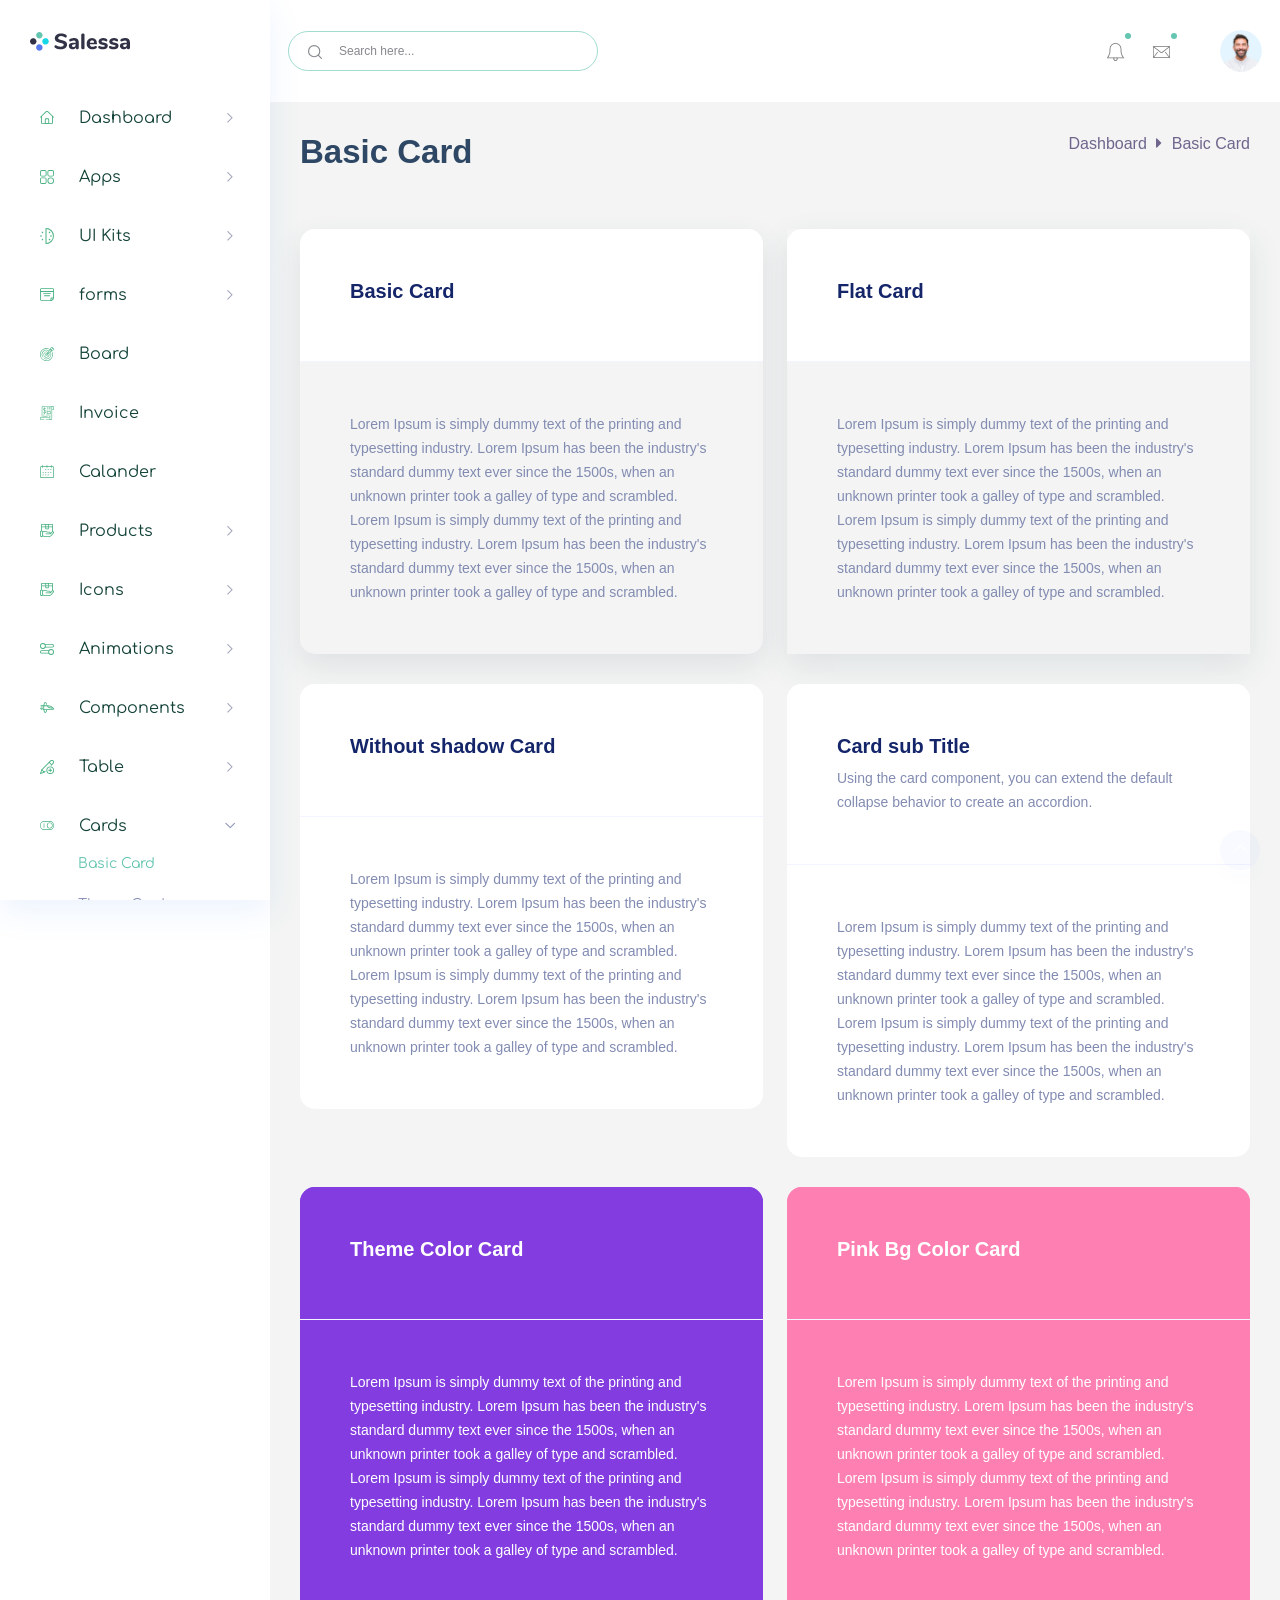
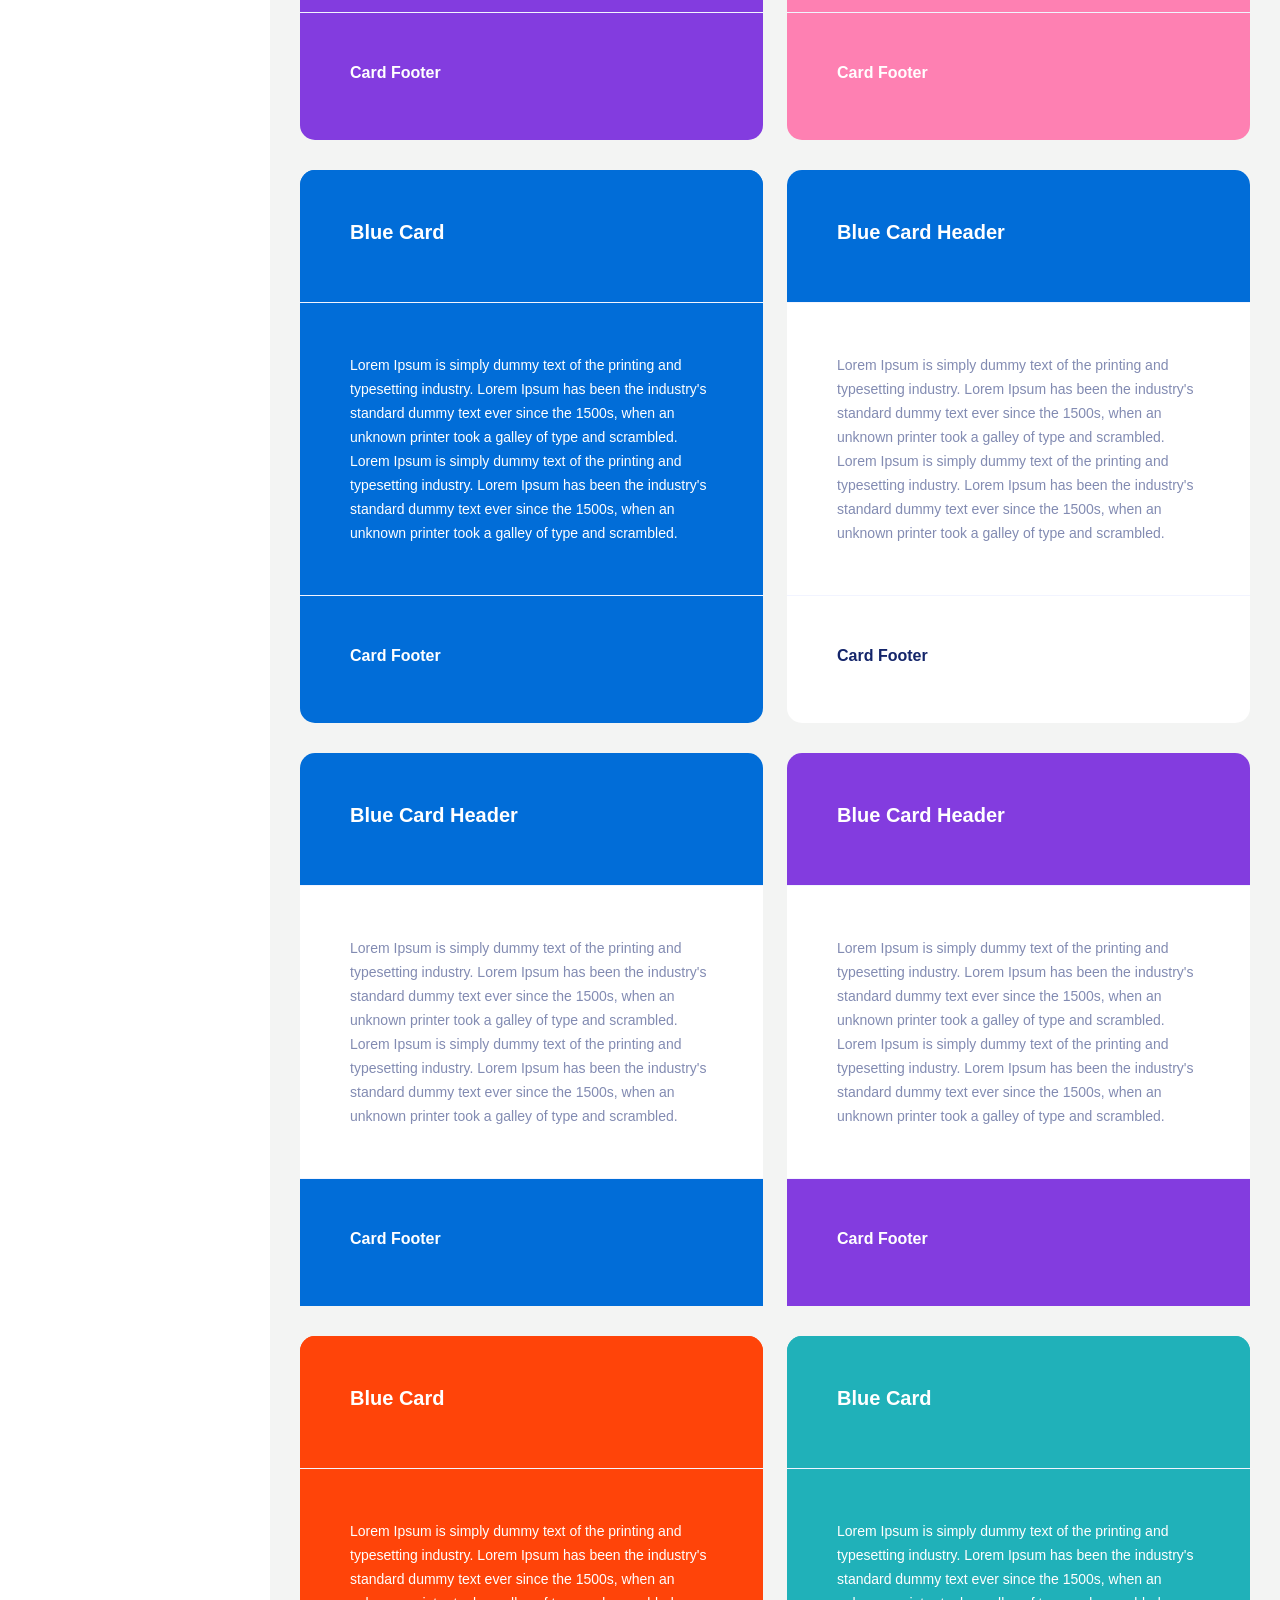
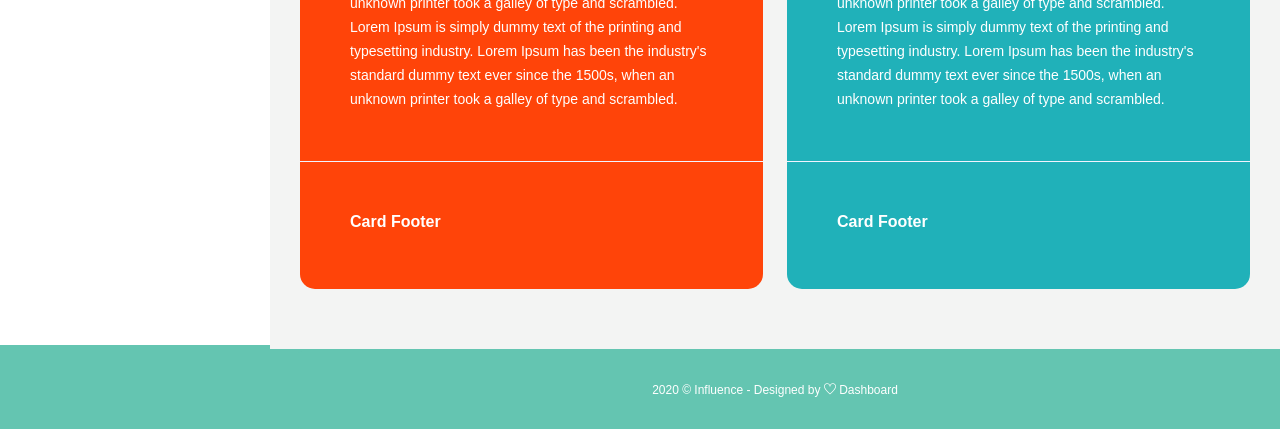
<file: assets/admin/basic_card.html>
<!DOCTYPE html>
<html lang="zxx">

<!-- Mirrored from demo.dashboardpack.com/sales-html/basic_card.html by HTTrack Website Copier/3.x [XR&CO'2014], Fri, 24 May 2024 07:24:26 GMT -->
<head>

<meta charset="utf-8" />
<meta name="viewport" content="width=device-width, initial-scale=1, shrink-to-fit=no" />
<title>Sales</title>


<link rel="stylesheet" href="css/bootstrap1.min.css" />

<link rel="stylesheet" href="vendors/themefy_icon/themify-icons.css" />

<link rel="stylesheet" href="vendors/scroll/scrollable.css" />

<link rel="stylesheet" href="vendors/font_awesome/css/all.min.css" />

<link rel="stylesheet" href="vendors/datatable/css/jquery.dataTables.min.css" />
<link rel="stylesheet" href="vendors/datatable/css/responsive.dataTables.min.css" />
<link rel="stylesheet" href="vendors/datatable/css/buttons.dataTables.min.css" />


<link rel="stylesheet" href="css/metisMenu.css">

<link rel="stylesheet" href="css/style1.css" />
</head>
<body class="crm_body_bg">

<nav class="sidebar vertical-scroll  ps-container ps-theme-default ps-active-y">
<div class="logo d-flex justify-content-between">
<a href="index-2.html"><img src="img/logo.png" alt></a>
<div class="sidebar_close_icon d-lg-none">
<i class="ti-close"></i>
</div>
</div>
<ul id="sidebar_menu">
<li class="mm-active">
<a class="has-arrow" href="#" aria-expanded="false">
<div class="icon_menu">
<img src="img/menu-icon/dashboard.svg" alt>
</div>
<span>Dashboard</span>
</a>
<ul>
<li><a class="active" href="index-2.html">Sales</a></li>
<li><a href="index_2.html">Default</a></li>
<li><a href="index_3.html">Dark Menu</a></li>
</ul>
</li>
<li class>
<a class="has-arrow" href="#" aria-expanded="false">
<div class="icon_menu">
<img src="img/menu-icon/2.svg" alt>
</div>
<span>Apps</span>
</a>
<ul>
<li><a href="editor.html">editor</a></li>
<li><a href="mail_box.html">Mail Box</a></li>
<li><a href="chat.html">Chat</a></li>
<li><a href="faq.html">FAQ</a></li>
</ul>
</li>
<li class>
<a class="has-arrow" href="#" aria-expanded="false">
<div class="icon_menu">
<img src="img/menu-icon/3.svg" alt>
</div>
<span>UI Kits</span>
</a>
<ul>
<li><a href="colors.html">colors</a></li>
<li><a href="Alerts.html">Alerts</a></li>
<li><a href="buttons.html">Buttons</a></li>
<li><a href="modal.html">modal</a></li>
<li><a href="dropdown.html">Droopdowns</a></li>
<li><a href="Badges.html">Badges</a></li>
<li><a href="Loading_Indicators.html">Loading Indicators</a></li>
<li><a href="State_color.html">State color</a></li>
<li><a href="typography.html">Typography</a></li>
<li><a href="datepicker.html">Date Picker</a></li>
</ul>
</li>
<li class>
<a class="has-arrow" href="#" aria-expanded="false">
<div class="icon_menu">
<img src="img/menu-icon/4.svg" alt>
</div>
<span>forms</span>
</a>
<ul>
<li><a href="Basic_Elements.html">Basic Elements</a></li>
<li><a href="Groups.html">Groups</a></li>
<li><a href="Max_Length.html">Max Length</a></li>
<li><a href="Layouts.html">Layouts</a></li>
</ul>
</li>
<li class>
<a href="Board.html" aria-expanded="false">
<div class="icon_menu">
<img src="img/menu-icon/5.svg" alt>
</div>
<span>Board</span>
</a>
</li>
<li class>
<a href="invoice.html" aria-expanded="false">
<div class="icon_menu">
<img src="img/menu-icon/6.svg" alt>
</div>
<span>Invoice</span>
</a>
</li>
<li class>
<a href="calender.html" aria-expanded="false">
<div class="icon_menu">
<img src="img/menu-icon/7.svg" alt>
</div>
<span>Calander</span>
</a>
</li>
<li class>
<a class="has-arrow" href="#" aria-expanded="false">
<div class="icon_menu">
<img src="img/menu-icon/8.svg" alt>
</div>
<span>Products</span>
</a>
<ul>
<li><a href="Products.html">Products</a></li>
<li><a href="Product_Details.html">Product Details</a></li>
<li><a href="Cart.html">Cart</a></li>
<li><a href="Checkout.html">Checkout</a></li>
</ul>
</li>
<li class>
<a class="has-arrow" href="#" aria-expanded="false">
<div class="icon_menu">
<img src="img/menu-icon/8.svg" alt>
</div>
<span>Icons</span>
</a>
<ul>
<li><a href="Fontawesome_Icon.html">Fontawesome Icon</a></li>
<li><a href="themefy_icon.html">themefy icon</a></li>
</ul>
</li>
<li class>
<a class="has-arrow" href="#" aria-expanded="false">
<div class="icon_menu">
<img src="img/menu-icon/9.svg" alt>
</div>
<span>Animations</span>
</a>
<ul>
<li><a href="wow_animation.html">Animate</a></li>
<li><a href="Scroll_Reveal.html">Scroll Reveal</a></li>
<li><a href="tilt.html">Tilt Animation</a></li>
</ul>
</li>
<li class>
<a class="has-arrow" href="#" aria-expanded="false">
<div class="icon_menu">
<img src="img/menu-icon/10.svg" alt>
</div>
<span>Components</span>
</a>
<ul>
<li><a href="accordion.html">Accordions</a></li>
<li><a href="Scrollable.html">Scrollable</a></li>
<li><a href="notification.html">Notifications</a></li>
<li><a href="carousel.html">Carousel</a></li>
<li><a href="Pagination.html">Pagination</a></li>
</ul>
</li>
<li class>
<a class="has-arrow" href="#" aria-expanded="false">
<div class="icon_menu">
<img src="img/menu-icon/11.svg" alt>
</div>
<span>Table</span>
</a>
<ul>
<li><a href="data_table.html">Data Tables</a></li>
<li><a href="bootstrap_table.html">Bootstrap</a></li>
</ul>
</li>
<li class>
<a class="has-arrow" href="#" aria-expanded="false">
<div class="icon_menu">
<img src="img/menu-icon/12.svg" alt>
</div>
<span>Cards</span>
</a>
<ul>
<li><a href="basic_card.html">Basic Card</a></li>
<li><a href="theme_card.html">Theme Card</a></li>
<li><a href="dargable_card.html">Draggable Card</a></li>
</ul>
</li>
<li class>
<a class="has-arrow" href="#" aria-expanded="false">
<div class="icon_menu">
<img src="img/menu-icon/13.svg" alt>
</div>
<span>Charts</span>
</a>
<ul>
<li><a href="chartjs.html">ChartJS</a></li>
<li><a href="apex_chart.html">Apex Charts</a></li>
<li><a href="chart_sparkline.html">Chart sparkline</a></li>
<li><a href="am_chart.html">am-charts</a></li>
<li><a href="nvd3_charts.html">nvd3 charts.</a></li>
</ul>
</li>
<li class>
<a class="has-arrow" href="#" aria-expanded="false">
<div class="icon_menu">
<img src="img/menu-icon/14.svg" alt>
</div>
<span>Widgets</span>
</a>
<ul>
<li><a href="chart_box_1.html">Chart Boxes 1</a></li>
<li><a href="profilebox.html">Profile Box</a></li>
</ul>
</li>
<li class>
<a class="has-arrow" href="#" aria-expanded="false">
<div class="icon_menu">
<img src="img/menu-icon/15.svg" alt>
</div>
<span>Maps</span>
</a>
<ul>
<li><a href="mapjs.html">Maps JS</a></li>
<li><a href="vector_map.html">Vector Maps</a></li>
</ul>
</li>
<li class>
<a class="has-arrow" href="#" aria-expanded="false">
<div class="icon_menu">
<img src="img/menu-icon/16.svg" alt>
</div>
<span>Pages</span>
</a>
<ul>
<li><a href="login.html">Login</a></li>
<li><a href="resister.html">Register</a></li>
<li><a href="error_400.html">Error 404</a></li>
<li><a href="error_500.html">Error 500</a></li>
<li><a href="forgot_pass.html">Forgot Password</a></li>
<li><a href="gallery.html">Gallery</a></li>
</ul>
</li>
</ul>
</nav>

<section class="main_content dashboard_part large_header_bg">

<div class="container-fluid g-0">
<div class="row">
<div class="col-lg-12 p-0 ">
<div class="header_iner d-flex justify-content-between align-items-center">
<div class="sidebar_icon d-lg-none">
<i class="ti-menu"></i>
</div>
<div class="serach_field-area d-flex align-items-center">
<div class="search_inner">
<form action="#">
<div class="search_field">
<input type="text" placeholder="Search here...">
</div>
<button type="submit"> <img src="img/icon/icon_search.svg" alt> </button>
</form>
</div>
<span class="f_s_14 f_w_400 ml_25 white_text text_white">Apps</span>
</div>
<div class="header_right d-flex justify-content-between align-items-center">
<div class="header_notification_warp d-flex align-items-center">
<li>
<a class="bell_notification_clicker nav-link-notify" href="#"> <img src="img/icon/bell.svg" alt>
</a>

<div class="Menu_NOtification_Wrap">
<div class="notification_Header">
<h4>Notifications</h4>
</div>
<div class="Notification_body">

<div class="single_notify d-flex align-items-center">
<div class="notify_thumb">
<a href="#"><img src="img/staf/2.png" alt></a>
</div>
<div class="notify_content">
<a href="#"><h5>Cool Marketing </h5></a>
<p>Lorem ipsum dolor sit amet</p>
</div>
</div>

<div class="single_notify d-flex align-items-center">
<div class="notify_thumb">
<a href="#"><img src="img/staf/4.png" alt></a>
</div>
<div class="notify_content">
<a href="#"><h5>Awesome packages</h5></a>
<p>Lorem ipsum dolor sit amet</p>
</div>
</div>

<div class="single_notify d-flex align-items-center">
<div class="notify_thumb">
<a href="#"><img src="img/staf/3.png" alt></a>
</div>
<div class="notify_content">
<a href="#"><h5>what a packages</h5></a>
<p>Lorem ipsum dolor sit amet</p>
</div>
</div>

<div class="single_notify d-flex align-items-center">
<div class="notify_thumb">
<a href="#"><img src="img/staf/2.png" alt></a>
</div>
<div class="notify_content">
<a href="#"><h5>Cool Marketing </h5></a>
<p>Lorem ipsum dolor sit amet</p>
</div>
</div>

<div class="single_notify d-flex align-items-center">
<div class="notify_thumb">
<a href="#"><img src="img/staf/4.png" alt></a>
</div>
<div class="notify_content">
<a href="#"><h5>Awesome packages</h5></a>
<p>Lorem ipsum dolor sit amet</p>
</div>
</div>

<div class="single_notify d-flex align-items-center">
<div class="notify_thumb">
<a href="#"><img src="img/staf/3.png" alt></a>
</div>
<div class="notify_content">
<a href="#"><h5>what a packages</h5></a>
<p>Lorem ipsum dolor sit amet</p>
</div>
</div>
</div>
<div class="nofity_footer">
<div class="submit_button text-center pt_20">
<a href="#" class="btn_1">See More</a>
</div>
</div>
</div>

</li>
<li>
<a class="CHATBOX_open nav-link-notify" href="#"> <img src="img/icon/msg.svg" alt> </a>
</li>
</div>
<div class="profile_info">
<img src="img/client_img.png" alt="#">
<div class="profile_info_iner">
<div class="profile_author_name">
<p>Neurologist </p>
<h5>Dr. Robar Smith</h5>
</div>
<div class="profile_info_details">
<a href="#">My Profile </a>
<a href="#">Settings</a>
<a href="#">Log Out </a>
</div>
</div>
</div>
</div>
</div>
</div>
</div>
</div>

<div class="main_content_iner ">
<div class="container-fluid p-0 sm_padding_15px">
<div class="row justify-content-center">
<div class="col-12">
<div class="dashboard_header mb_50">
<div class="row">
<div class="col-lg-6">
<div class="dashboard_header_title">
<h3> Basic Card</h3>
</div>
</div>
<div class="col-lg-6">
<div class="dashboard_breadcam text-end">
<p><a href="index-2.html">Dashboard</a> <i class="fas fa-caret-right"></i> Basic Card</p>
</div>
</div>
</div>
</div>
</div>
<div class="col-lg-6">
<div class="card_box box_shadow position-relative mb_30     ">
<div class="white_box_tittle     ">
<div class="main-title2 ">
<h4 class="mb-2 nowrap ">Basic Card</h4>
</div>
</div>
<div class="box_body">
<p class="f-w-400 ">Lorem Ipsum is simply dummy text of the printing and typesetting industry. Lorem Ipsum has been the industry's standard dummy text ever since the 1500s, when an unknown printer took a galley of type and scrambled. Lorem Ipsum is simply dummy text of the printing and typesetting industry. Lorem Ipsum has been the industry's standard dummy text ever since the 1500s, when an unknown printer took a galley of type and scrambled.</p>
</div>
</div>
</div>
<div class="col-lg-6">
<div class="card_box box_shadow position-relative mb_30 border_radius_0     ">
<div class="white_box_tittle     ">
<div class="main-title2 ">
<h4 class="mb-2 nowrap ">Flat Card</h4>
</div>
</div>
<div class="box_body">
<p class="f-w-400 ">Lorem Ipsum is simply dummy text of the printing and typesetting industry. Lorem Ipsum has been the industry's standard dummy text ever since the 1500s, when an unknown printer took a galley of type and scrambled. Lorem Ipsum is simply dummy text of the printing and typesetting industry. Lorem Ipsum has been the industry's standard dummy text ever since the 1500s, when an unknown printer took a galley of type and scrambled.</p>
</div>
</div>
</div>
<div class="col-lg-6">
<div class="card_box position-relative  mb_30 white_bg ">
<div class="white_box_tittle     ">
<div class="main-title2 ">
<h4 class="mb-2 nowrap ">Without shadow Card</h4>
</div>
</div>
<div class="box_body">
<p class="f-w-400 ">Lorem Ipsum is simply dummy text of the printing and typesetting industry. Lorem Ipsum has been the industry's standard dummy text ever since the 1500s, when an unknown printer took a galley of type and scrambled. Lorem Ipsum is simply dummy text of the printing and typesetting industry. Lorem Ipsum has been the industry's standard dummy text ever since the 1500s, when an unknown printer took a galley of type and scrambled.</p>
</div>
</div>
</div>
<div class="col-lg-6">
<div class="card_box position-relative  mb_30 white_bg ">
<div class="white_box_tittle     ">
<div class="main-title2 ">
<h4 class="mb-2 nowrap  ">Card sub Title</h4>
<p class>Using the card component, you can extend the default collapse behavior to create an accordion.</p>
</div>
</div>
<div class="box_body">
<p class="f-w-400 ">Lorem Ipsum is simply dummy text of the printing and typesetting industry. Lorem Ipsum has been the industry's standard dummy text ever since the 1500s, when an unknown printer took a galley of type and scrambled. Lorem Ipsum is simply dummy text of the printing and typesetting industry. Lorem Ipsum has been the industry's standard dummy text ever since the 1500s, when an unknown printer took a galley of type and scrambled.</p>
</div>
</div>
</div>
<div class="col-lg-6">
<div class="card_box position-relative  mb_30 white_bg parpel_bg  ">
<div class="white_box_tittle parpel_bg    ">
<div class="main-title2 ">
<h4 class="mb-2 nowrap text_white">Theme Color Card</h4>
</div>
</div>
<div class="box_body">
<p class="f-w-400 text_white ">Lorem Ipsum is simply dummy text of the printing and typesetting industry. Lorem Ipsum has been the industry's standard dummy text ever since the 1500s, when an unknown printer took a galley of type and scrambled. Lorem Ipsum is simply dummy text of the printing and typesetting industry. Lorem Ipsum has been the industry's standard dummy text ever since the 1500s, when an unknown printer took a galley of type and scrambled.</p>
</div>
<div class="card_footer">
<h6 class="text_white">Card Footer</h6>
</div>
</div>
</div>
<div class="col-lg-6">
<div class="card_box position-relative  mb_30 white_bg pink_bg  ">
<div class="white_box_tittle pink_bg    ">
<div class="main-title2 ">
<h4 class="mb-2 nowrap text_white">Pink Bg Color Card</h4>
</div>
</div>
<div class="box_body">
<p class="f-w-400 text_white ">Lorem Ipsum is simply dummy text of the printing and typesetting industry. Lorem Ipsum has been the industry's standard dummy text ever since the 1500s, when an unknown printer took a galley of type and scrambled. Lorem Ipsum is simply dummy text of the printing and typesetting industry. Lorem Ipsum has been the industry's standard dummy text ever since the 1500s, when an unknown printer took a galley of type and scrambled.</p>
</div>
<div class="card_footer">
<h6 class="text_white">Card Footer</h6>
</div>
</div>
</div>
<div class="col-lg-6">
<div class="card_box position-relative  mb_30  blue_bg  ">
<div class="white_box_tittle blue_bg    ">
<div class="main-title2 ">
<h4 class="mb-2 nowrap text_white">Blue Card</h4>
</div>
</div>
<div class="box_body">
<p class="f-w-400 text_white ">Lorem Ipsum is simply dummy text of the printing and typesetting industry. Lorem Ipsum has been the industry's standard dummy text ever since the 1500s, when an unknown printer took a galley of type and scrambled. Lorem Ipsum is simply dummy text of the printing and typesetting industry. Lorem Ipsum has been the industry's standard dummy text ever since the 1500s, when an unknown printer took a galley of type and scrambled.</p>
</div>
<div class="card_footer">
<h6 class="text_white">Card Footer</h6>
</div>
</div>
</div>
<div class="col-lg-6">
<div class="card_box position-relative  mb_30 white_bg  ">
<div class="white_box_tittle blue_bg    ">
<div class="main-title2 ">
<h4 class="mb-2 nowrap text_white">Blue Card Header</h4>
</div>
</div>
<div class="box_body">
<p class="f-w-400 ">Lorem Ipsum is simply dummy text of the printing and typesetting industry. Lorem Ipsum has been the industry's standard dummy text ever since the 1500s, when an unknown printer took a galley of type and scrambled. Lorem Ipsum is simply dummy text of the printing and typesetting industry. Lorem Ipsum has been the industry's standard dummy text ever since the 1500s, when an unknown printer took a galley of type and scrambled.</p>
</div>
<div class="card_footer">
<h6 class>Card Footer</h6>
</div>
</div>
</div>
<div class="col-lg-6">
<div class="card_box position-relative  mb_30 white_bg  ">
<div class="white_box_tittle blue_bg    ">
<div class="main-title2 ">
<h4 class="mb-2 nowrap text_white">Blue Card Header</h4>
</div>
</div>
<div class="box_body">
<p class="f-w-400 ">Lorem Ipsum is simply dummy text of the printing and typesetting industry. Lorem Ipsum has been the industry's standard dummy text ever since the 1500s, when an unknown printer took a galley of type and scrambled. Lorem Ipsum is simply dummy text of the printing and typesetting industry. Lorem Ipsum has been the industry's standard dummy text ever since the 1500s, when an unknown printer took a galley of type and scrambled.</p>
</div>
<div class="card_footer blue_bg">
<h6 class="text_white">Card Footer</h6>
</div>
</div>
</div>
<div class="col-lg-6">
<div class="card_box position-relative  mb_30 white_bg  ">
<div class="white_box_tittle parpel_bg      ">
<div class="main-title2 ">
<h4 class="mb-2 nowrap text_white">Blue Card Header</h4>
</div>
</div>
<div class="box_body">
<p class="f-w-400 ">Lorem Ipsum is simply dummy text of the printing and typesetting industry. Lorem Ipsum has been the industry's standard dummy text ever since the 1500s, when an unknown printer took a galley of type and scrambled. Lorem Ipsum is simply dummy text of the printing and typesetting industry. Lorem Ipsum has been the industry's standard dummy text ever since the 1500s, when an unknown printer took a galley of type and scrambled.</p>
</div>
<div class="card_footer parpel_bg    ">
<h6 class="text_white">Card Footer</h6>
</div>
</div>
</div>
<div class="col-lg-6">
<div class="card_box position-relative  mb_30 white_bg orange_bg  ">
<div class="white_box_tittle orange_bg    ">
<div class="main-title2 ">
<h4 class="mb-2 nowrap text_white">Blue Card</h4>
</div>
</div>
<div class="box_body">
<p class="f-w-400 text_white ">Lorem Ipsum is simply dummy text of the printing and typesetting industry. Lorem Ipsum has been the industry's standard dummy text ever since the 1500s, when an unknown printer took a galley of type and scrambled. Lorem Ipsum is simply dummy text of the printing and typesetting industry. Lorem Ipsum has been the industry's standard dummy text ever since the 1500s, when an unknown printer took a galley of type and scrambled.</p>
</div>
<div class="card_footer">
<h6 class="text_white">Card Footer</h6>
</div>
</div>
</div>
<div class="col-lg-6">
<div class="card_box position-relative  mb_30 white_bg green_bg  ">
<div class="white_box_tittle green_bg">
<div class="main-title2 ">
<h4 class="mb-2 nowrap text_white">Blue Card</h4>
</div>
</div>
<div class="box_body">
<p class="f-w-400 text_white ">Lorem Ipsum is simply dummy text of the printing and typesetting industry. Lorem Ipsum has been the industry's standard dummy text ever since the 1500s, when an unknown printer took a galley of type and scrambled. Lorem Ipsum is simply dummy text of the printing and typesetting industry. Lorem Ipsum has been the industry's standard dummy text ever since the 1500s, when an unknown printer took a galley of type and scrambled.</p>
</div>
<div class="card_footer">
<h6 class="text_white">Card Footer</h6>
</div>
</div>
</div>
</div>
</div>
</div>

<div class="footer_part">
<div class="container-fluid">
<div class="row">
<div class="col-lg-12">
<div class="footer_iner text-center">
<p>2020 © Influence - Designed by <a href="#"> <i class="ti-heart"></i> </a><a href="#"> Dashboard</a></p>
</div>
</div>
</div>
</div>
</div>
</section>


<div class="CHAT_MESSAGE_POPUPBOX">
<div class="CHAT_POPUP_HEADER">
<div class="MSEESAGE_CHATBOX_CLOSE">
<svg width="12" height="12" viewBox="0 0 12 12" fill="none" xmlns="http://www.w3.org/2000/svg">
<path d="M7.09939 5.98831L11.772 10.661C12.076 10.965 12.076 11.4564 11.772 11.7603C11.468 12.0643 10.9766 12.0643 10.6726 11.7603L5.99994 7.08762L1.32737 11.7603C1.02329 12.0643 0.532002 12.0643 0.228062 11.7603C-0.0760207 11.4564 -0.0760207 10.965 0.228062 10.661L4.90063 5.98831L0.228062 1.3156C-0.0760207 1.01166 -0.0760207 0.520226 0.228062 0.216286C0.379534 0.0646715 0.578697 -0.0114918 0.777717 -0.0114918C0.976738 -0.0114918 1.17576 0.0646715 1.32737 0.216286L5.99994 4.889L10.6726 0.216286C10.8243 0.0646715 11.0233 -0.0114918 11.2223 -0.0114918C11.4213 -0.0114918 11.6203 0.0646715 11.772 0.216286C12.076 0.520226 12.076 1.01166 11.772 1.3156L7.09939 5.98831Z" fill="white" />
</svg>
</div>
<h3>Chat with us</h3>
<div class="Chat_Listed_member">
<ul>
<li>
<a href="#">
<div class="member_thumb">
<img src="img/staf/1.png" alt>
</div>
</a>
</li>
<li>
<a href="#">
<div class="member_thumb">
<img src="img/staf/2.png" alt>
</div>
</a>
</li>
<li>
<a href="#">
<div class="member_thumb">
<img src="img/staf/3.png" alt>
</div>
</a>
</li>
<li>
<a href="#">
<div class="member_thumb">
<img src="img/staf/4.png" alt>
</div>
</a>
</li>
<li>
<a href="#">
<div class="member_thumb">
<img src="img/staf/5.png" alt>
</div>
</a>
</li>
<li>
<a href="#">
<div class="member_thumb">
<div class="more_member_count">
<span>90+</span>
</div>
</div>
</a>
</li>
</ul>
</div>
</div>
<div class="CHAT_POPUP_BODY">
<p class="mesaged_send_date">
Sunday, 12 January
</p>
<div class="CHATING_SENDER">
<div class="SMS_thumb">
<img src="img/staf/1.png" alt>
</div>
<div class="SEND_SMS_VIEW">
<P>Hi! Welcome .
How can I help you?</P>
</div>
</div>
<div class="CHATING_SENDER CHATING_RECEIVEr">
<div class="SEND_SMS_VIEW">
<P>Hello</P>
</div>
<div class="SMS_thumb">
<img src="img/staf/1.png" alt>
</div>
</div>
</div>
<div class="CHAT_POPUP_BOTTOM">
<div class="chat_input_box d-flex align-items-center">
<div class="input-group">
<input type="text" class="form-control" placeholder="Write your message" aria-label="Recipient's username" aria-describedby="basic-addon2">
<div class="input-group-append">
<button class="btn " type="button">

<svg width="22" height="22" viewBox="0 0 22 22" fill="none" xmlns="http://www.w3.org/2000/svg">
<path d="M18.7821 3.21895C14.4908 -1.07281 7.50882 -1.07281 3.2183 3.21792C-1.07304 7.50864 -1.07263 14.4908 3.21872 18.7824C7.50882 23.0729 14.4908 23.0729 18.7817 18.7815C23.0726 14.4908 23.0724 7.50906 18.7821 3.21895ZM17.5813 17.5815C13.9525 21.2103 8.04773 21.2108 4.41871 17.5819C0.78907 13.9525 0.789485 8.04714 4.41871 4.41832C8.04752 0.789719 13.9521 0.789304 17.5817 4.41874C21.2105 8.04755 21.2101 13.9529 17.5813 17.5815ZM6.89503 8.02162C6.89503 7.31138 7.47107 6.73534 8.18131 6.73534C8.89135 6.73534 9.46739 7.31117 9.46739 8.02162C9.46739 8.73228 8.89135 9.30811 8.18131 9.30811C7.47107 9.30811 6.89503 8.73228 6.89503 8.02162ZM12.7274 8.02162C12.7274 7.31138 13.3038 6.73534 14.0141 6.73534C14.7241 6.73534 15.3002 7.31117 15.3002 8.02162C15.3002 8.73228 14.7243 9.30811 14.0141 9.30811C13.3038 9.30811 12.7274 8.73228 12.7274 8.02162ZM15.7683 13.2898C14.9712 15.1332 13.1043 16.3243 11.0126 16.3243C8.8758 16.3243 6.99792 15.1272 6.22834 13.2744C6.09642 12.9573 6.24681 12.593 6.56438 12.4611C6.64238 12.4289 6.72328 12.4136 6.80293 12.4136C7.04687 12.4136 7.27836 12.5577 7.37772 12.7973C7.95376 14.1842 9.38048 15.0799 11.0126 15.0799C12.6077 15.0799 14.0261 14.1836 14.626 12.7959C14.7625 12.4804 15.1288 12.335 15.4441 12.4717C15.7594 12.6084 15.9048 12.9745 15.7683 13.2898Z" fill="#707DB7" />
</svg>

</button>
<button class="btn" type="button">

<svg width="22" height="22" viewBox="0 0 22 22" fill="none" xmlns="http://www.w3.org/2000/svg">
<path d="M11 0.289062C4.92455 0.289062 0 5.08402 0 10.9996C0 16.9152 4.92455 21.7101 11 21.7101C17.0755 21.7101 22 16.9145 22 10.9996C22 5.08472 17.0755 0.289062 11 0.289062ZM11 20.3713C5.68423 20.3713 1.375 16.1755 1.375 10.9996C1.375 5.82371 5.68423 1.62788 11 1.62788C16.3158 1.62788 20.625 5.82371 20.625 10.9996C20.625 16.1755 16.3158 20.3713 11 20.3713ZM15.125 10.3302H11.6875V6.98314C11.6875 6.61363 11.3795 6.31373 11 6.31373C10.6205 6.31373 10.3125 6.61363 10.3125 6.98314V10.3302H6.875C6.4955 10.3302 6.1875 10.6301 6.1875 10.9996C6.1875 11.3691 6.4955 11.669 6.875 11.669H10.3125V15.016C10.3125 15.3855 10.6205 15.6854 11 15.6854C11.3795 15.6854 11.6875 15.3855 11.6875 15.016V11.669H15.125C15.5045 11.669 15.8125 11.3691 15.8125 10.9996C15.8125 10.6301 15.5045 10.3302 15.125 10.3302Z" fill="#707DB7" />
</svg>

<input type="file">
</button>
</div>
</div>
</div>
</div>
</div>

<div id="back-top" style="display: none;">
<a title="Go to Top" href="#">
<i class="ti-angle-up"></i>
</a>
</div>



<script src="js/jquery1-3.4.1.min.js"></script>

<script src="js/popper1.min.js"></script>

<script src="js/bootstrap.min.html"></script>

<script src="js/metisMenu.js"></script>

<script src="vendors/datatable/js/jquery.dataTables.min.js"></script>
<script src="vendors/datatable/js/dataTables.responsive.min.js"></script>
<script src="vendors/datatable/js/dataTables.buttons.min.js"></script>
<script src="vendors/datatable/js/buttons.flash.min.js"></script>
<script src="vendors/datatable/js/jszip.min.js"></script>
<script src="vendors/datatable/js/pdfmake.min.js"></script>
<script src="vendors/datatable/js/vfs_fonts.js"></script>
<script src="vendors/datatable/js/buttons.html5.min.js"></script>
<script src="vendors/datatable/js/buttons.print.min.js"></script>

<script src="vendors/scroll/perfect-scrollbar.min.js"></script>
<script src="vendors/scroll/scrollable-custom.js"></script>

<script src="js/custom.js"></script>
</body>

<!-- Mirrored from demo.dashboardpack.com/sales-html/basic_card.html by HTTrack Website Copier/3.x [XR&CO'2014], Fri, 24 May 2024 07:24:26 GMT -->
</html>
</file>
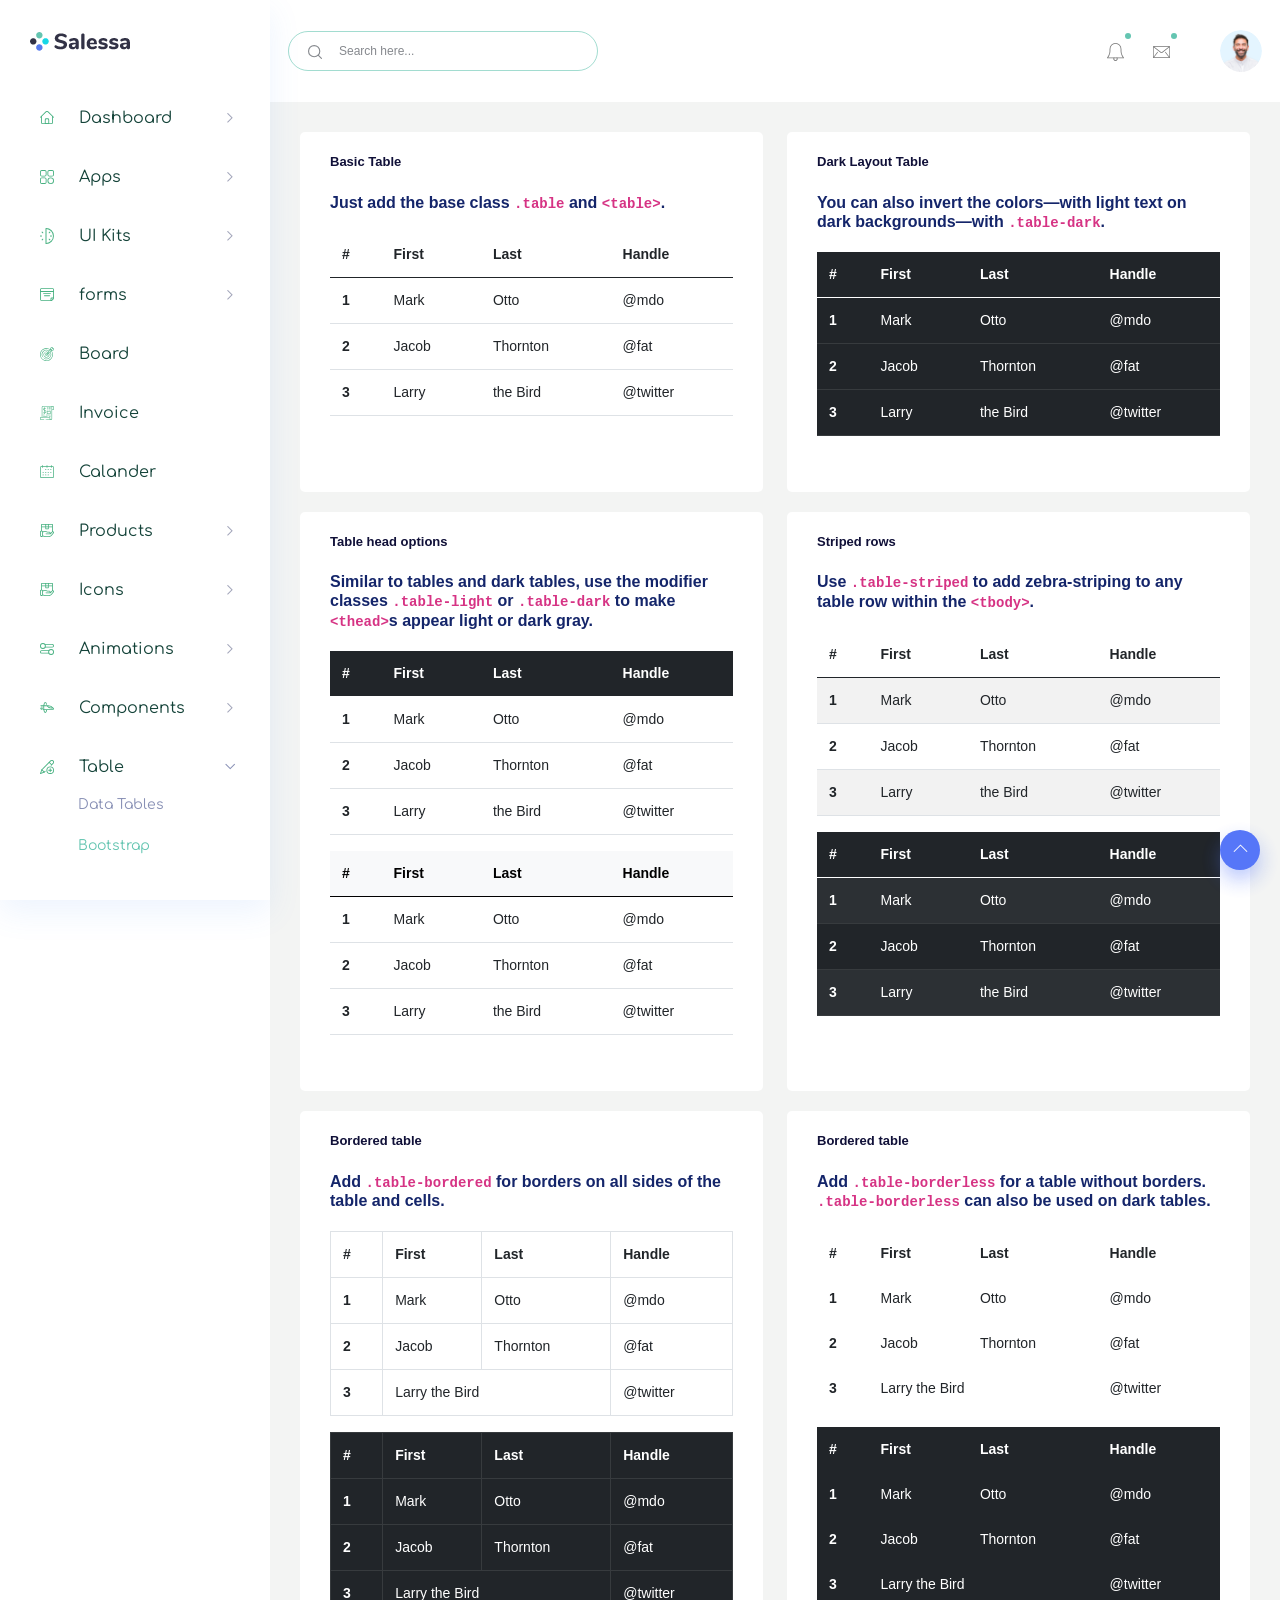
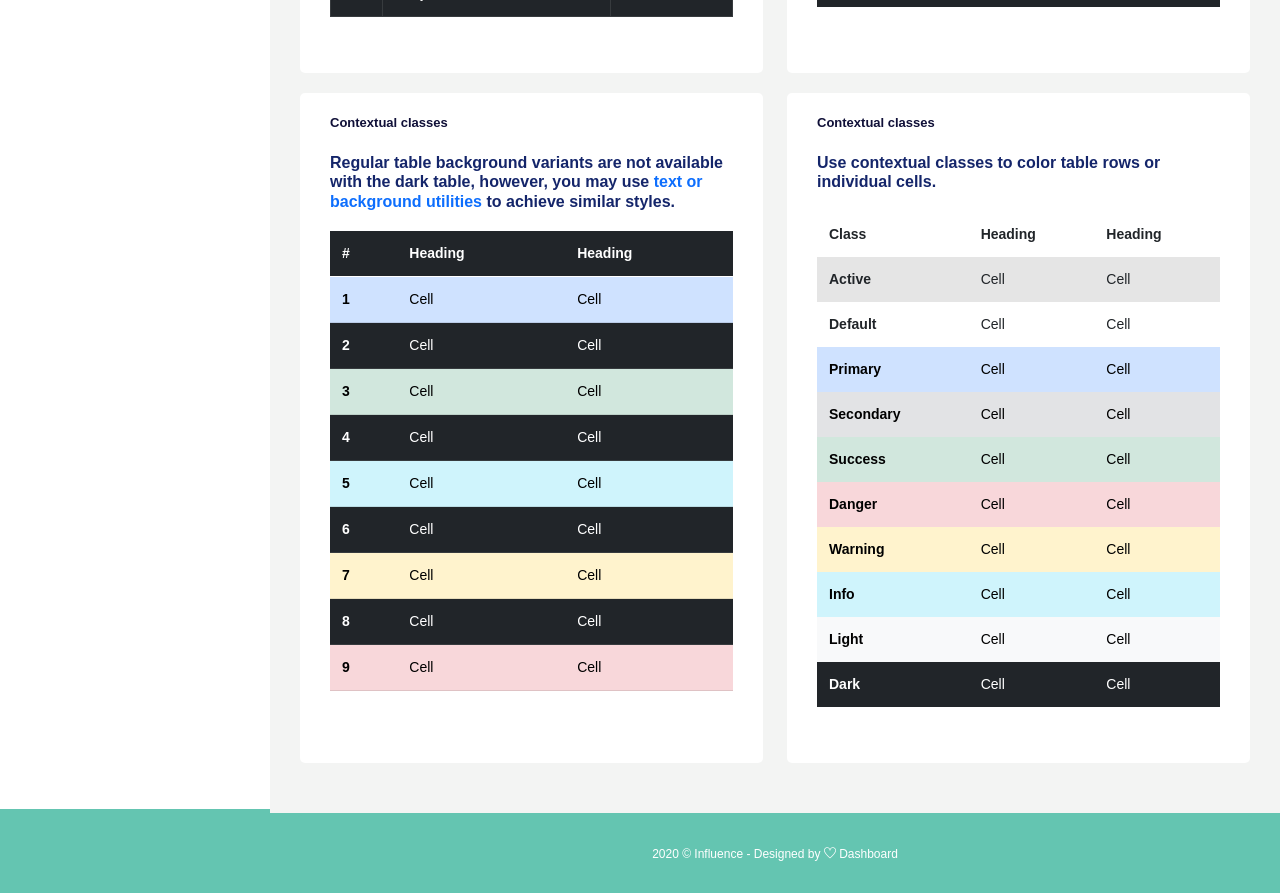
<file: assets/admin/bootstrap_table.html>
<!DOCTYPE html>
<html lang="zxx">

    <!-- Mirrored from demo.dashboardpack.com/sales-html/bootstrap_table.html by HTTrack Website Copier/3.x [XR&CO'2014], Fri, 24 May 2024 07:24:26 GMT -->
    <head>

        <meta charset="utf-8" />
        <meta name="viewport"
            content="width=device-width, initial-scale=1, shrink-to-fit=no" />
        <title>Sales</title>

        <link rel="stylesheet" href="css/bootstrap1.min.css" />

        <link rel="stylesheet" href="vendors/themefy_icon/themify-icons.css" />

        <link rel="stylesheet" href="vendors/scroll/scrollable.css" />

        <link rel="stylesheet" href="vendors/font_awesome/css/all.min.css" />

        <link rel="stylesheet"
            href="vendors/datatable/css/jquery.dataTables.min.css" />
        <link rel="stylesheet"
            href="vendors/datatable/css/responsive.dataTables.min.css" />
        <link rel="stylesheet"
            href="vendors/datatable/css/buttons.dataTables.min.css" />

        <link rel="stylesheet" href="css/metisMenu.css">

        <link rel="stylesheet" href="css/style1.css" />
    </head>
    <body class="crm_body_bg">

        <nav
            class="sidebar vertical-scroll  ps-container ps-theme-default ps-active-y">
            <div class="logo d-flex justify-content-between">
                <a href="index-2.html"><img src="img/logo.png" alt></a>
                <div class="sidebar_close_icon d-lg-none">
                    <i class="ti-close"></i>
                </div>
            </div>
            <ul id="sidebar_menu">
                <li class="mm-active">
                    <a class="has-arrow" href="#" aria-expanded="false">
                        <div class="icon_menu">
                            <img src="img/menu-icon/dashboard.svg" alt>
                        </div>
                        <span>Dashboard</span>
                    </a>
                    <ul>
                        <li><a class="active" href="index-2.html">Sales</a></li>
                        <li><a href="index_2.html">Default</a></li>
                        <li><a href="index_3.html">Dark Menu</a></li>
                    </ul>
                </li>
                <li class>
                    <a class="has-arrow" href="#" aria-expanded="false">
                        <div class="icon_menu">
                            <img src="img/menu-icon/2.svg" alt>
                        </div>
                        <span>Apps</span>
                    </a>
                    <ul>
                        <li><a href="editor.html">editor</a></li>
                        <li><a href="mail_box.html">Mail Box</a></li>
                        <li><a href="chat.html">Chat</a></li>
                        <li><a href="faq.html">FAQ</a></li>
                    </ul>
                </li>
                <li class>
                    <a class="has-arrow" href="#" aria-expanded="false">
                        <div class="icon_menu">
                            <img src="img/menu-icon/3.svg" alt>
                        </div>
                        <span>UI Kits</span>
                    </a>
                    <ul>
                        <li><a href="colors.html">colors</a></li>
                        <li><a href="Alerts.html">Alerts</a></li>
                        <li><a href="buttons.html">Buttons</a></li>
                        <li><a href="modal.html">modal</a></li>
                        <li><a href="dropdown.html">Droopdowns</a></li>
                        <li><a href="Badges.html">Badges</a></li>
                        <li><a href="Loading_Indicators.html">Loading
                                Indicators</a></li>
                        <li><a href="State_color.html">State color</a></li>
                        <li><a href="typography.html">Typography</a></li>
                        <li><a href="datepicker.html">Date Picker</a></li>
                    </ul>
                </li>
                <li class>
                    <a class="has-arrow" href="#" aria-expanded="false">
                        <div class="icon_menu">
                            <img src="img/menu-icon/4.svg" alt>
                        </div>
                        <span>forms</span>
                    </a>
                    <ul>
                        <li><a href="Basic_Elements.html">Basic
                                Elements</a></li>
                        <li><a href="Groups.html">Groups</a></li>
                        <li><a href="Max_Length.html">Max Length</a></li>
                        <li><a href="Layouts.html">Layouts</a></li>
                    </ul>
                </li>
                <li class>
                    <a href="Board.html" aria-expanded="false">
                        <div class="icon_menu">
                            <img src="img/menu-icon/5.svg" alt>
                        </div>
                        <span>Board</span>
                    </a>
                </li>
                <li class>
                    <a href="invoice.html" aria-expanded="false">
                        <div class="icon_menu">
                            <img src="img/menu-icon/6.svg" alt>
                        </div>
                        <span>Invoice</span>
                    </a>
                </li>
                <li class>
                    <a href="calender.html" aria-expanded="false">
                        <div class="icon_menu">
                            <img src="img/menu-icon/7.svg" alt>
                        </div>
                        <span>Calander</span>
                    </a>
                </li>
                <li class>
                    <a class="has-arrow" href="#" aria-expanded="false">
                        <div class="icon_menu">
                            <img src="img/menu-icon/8.svg" alt>
                        </div>
                        <span>Products</span>
                    </a>
                    <ul>
                        <li><a href="Products.html">Products</a></li>
                        <li><a href="Product_Details.html">Product
                                Details</a></li>
                        <li><a href="Cart.html">Cart</a></li>
                        <li><a href="Checkout.html">Checkout</a></li>
                    </ul>
                </li>
                <li class>
                    <a class="has-arrow" href="#" aria-expanded="false">
                        <div class="icon_menu">
                            <img src="img/menu-icon/8.svg" alt>
                        </div>
                        <span>Icons</span>
                    </a>
                    <ul>
                        <li><a href="Fontawesome_Icon.html">Fontawesome
                                Icon</a></li>
                        <li><a href="themefy_icon.html">themefy icon</a></li>
                    </ul>
                </li>
                <li class>
                    <a class="has-arrow" href="#" aria-expanded="false">
                        <div class="icon_menu">
                            <img src="img/menu-icon/9.svg" alt>
                        </div>
                        <span>Animations</span>
                    </a>
                    <ul>
                        <li><a href="wow_animation.html">Animate</a></li>
                        <li><a href="Scroll_Reveal.html">Scroll Reveal</a></li>
                        <li><a href="tilt.html">Tilt Animation</a></li>
                    </ul>
                </li>
                <li class>
                    <a class="has-arrow" href="#" aria-expanded="false">
                        <div class="icon_menu">
                            <img src="img/menu-icon/10.svg" alt>
                        </div>
                        <span>Components</span>
                    </a>
                    <ul>
                        <li><a href="accordion.html">Accordions</a></li>
                        <li><a href="Scrollable.html">Scrollable</a></li>
                        <li><a href="notification.html">Notifications</a></li>
                        <li><a href="carousel.html">Carousel</a></li>
                        <li><a href="Pagination.html">Pagination</a></li>
                    </ul>
                </li>
                <li class>
                    <a class="has-arrow" href="#" aria-expanded="false">
                        <div class="icon_menu">
                            <img src="img/menu-icon/11.svg" alt>
                        </div>
                        <span>Table</span>
                    </a>
                    <ul>
                        <li><a href="data_table.html">Data Tables</a></li>
                        <li><a href="bootstrap_table.html">Bootstrap</a></li>
                    </ul>
                </li>
                <li class>
                    <a class="has-arrow" href="#" aria-expanded="false">
                        <div class="icon_menu">
                            <img src="img/menu-icon/12.svg" alt>
                        </div>
                        <span>Cards</span>
                    </a>
                    <ul>
                        <li><a href="basic_card.html">Basic Card</a></li>
                        <li><a href="theme_card.html">Theme Card</a></li>
                        <li><a href="dargable_card.html">Draggable Card</a></li>
                    </ul>
                </li>
                <li class>
                    <a class="has-arrow" href="#" aria-expanded="false">
                        <div class="icon_menu">
                            <img src="img/menu-icon/13.svg" alt>
                        </div>
                        <span>Charts</span>
                    </a>
                    <ul>
                        <li><a href="chartjs.html">ChartJS</a></li>
                        <li><a href="apex_chart.html">Apex Charts</a></li>
                        <li><a href="chart_sparkline.html">Chart
                                sparkline</a></li>
                        <li><a href="am_chart.html">am-charts</a></li>
                        <li><a href="nvd3_charts.html">nvd3 charts.</a></li>
                    </ul>
                </li>
                <li class>
                    <a class="has-arrow" href="#" aria-expanded="false">
                        <div class="icon_menu">
                            <img src="img/menu-icon/14.svg" alt>
                        </div>
                        <span>Widgets</span>
                    </a>
                    <ul>
                        <li><a href="chart_box_1.html">Chart Boxes 1</a></li>
                        <li><a href="profilebox.html">Profile Box</a></li>
                    </ul>
                </li>
                <li class>
                    <a class="has-arrow" href="#" aria-expanded="false">
                        <div class="icon_menu">
                            <img src="img/menu-icon/15.svg" alt>
                        </div>
                        <span>Maps</span>
                    </a>
                    <ul>
                        <li><a href="mapjs.html">Maps JS</a></li>
                        <li><a href="vector_map.html">Vector Maps</a></li>
                    </ul>
                </li>
                <li class>
                    <a class="has-arrow" href="#" aria-expanded="false">
                        <div class="icon_menu">
                            <img src="img/menu-icon/16.svg" alt>
                        </div>
                        <span>Pages</span>
                    </a>
                    <ul>
                        <li><a href="login.html">Login</a></li>
                        <li><a href="resister.html">Register</a></li>
                        <li><a href="error_400.html">Error 404</a></li>
                        <li><a href="error_500.html">Error 500</a></li>
                        <li><a href="forgot_pass.html">Forgot Password</a></li>
                        <li><a href="gallery.html">Gallery</a></li>
                    </ul>
                </li>
            </ul>
        </nav>

        <section class="main_content dashboard_part large_header_bg">

            <div class="container-fluid g-0">
                <div class="row">
                    <div class="col-lg-12 p-0 ">
                        <div
                            class="header_iner d-flex justify-content-between align-items-center">
                            <div class="sidebar_icon d-lg-none">
                                <i class="ti-menu"></i>
                            </div>
                            <div
                                class="serach_field-area d-flex align-items-center">
                                <div class="search_inner">
                                    <form action="#">
                                        <div class="search_field">
                                            <input type="text"
                                                placeholder="Search here...">
                                        </div>
                                        <button type="submit"> <img
                                                src="img/icon/icon_search.svg"
                                                alt> </button>
                                    </form>
                                </div>
                                <span
                                    class="f_s_14 f_w_400 ml_25 white_text text_white">Apps</span>
                            </div>
                            <div
                                class="header_right d-flex justify-content-between align-items-center">
                                <div
                                    class="header_notification_warp d-flex align-items-center">
                                    <li>
                                        <a
                                            class="bell_notification_clicker nav-link-notify"
                                            href="#"> <img
                                                src="img/icon/bell.svg" alt>
                                        </a>

                                        <div class="Menu_NOtification_Wrap">
                                            <div class="notification_Header">
                                                <h4>Notifications</h4>
                                            </div>
                                            <div class="Notification_body">

                                                <div
                                                    class="single_notify d-flex align-items-center">
                                                    <div class="notify_thumb">
                                                        <a href="#"><img
                                                                src="img/staf/2.png"
                                                                alt></a>
                                                    </div>
                                                    <div class="notify_content">
                                                        <a href="#"><h5>Cool
                                                                Marketing
                                                            </h5></a>
                                                        <p>Lorem ipsum dolor sit
                                                            amet</p>
                                                    </div>
                                                </div>

                                                <div
                                                    class="single_notify d-flex align-items-center">
                                                    <div class="notify_thumb">
                                                        <a href="#"><img
                                                                src="img/staf/4.png"
                                                                alt></a>
                                                    </div>
                                                    <div class="notify_content">
                                                        <a href="#"><h5>Awesome
                                                                packages</h5></a>
                                                        <p>Lorem ipsum dolor sit
                                                            amet</p>
                                                    </div>
                                                </div>

                                                <div
                                                    class="single_notify d-flex align-items-center">
                                                    <div class="notify_thumb">
                                                        <a href="#"><img
                                                                src="img/staf/3.png"
                                                                alt></a>
                                                    </div>
                                                    <div class="notify_content">
                                                        <a href="#"><h5>what a
                                                                packages</h5></a>
                                                        <p>Lorem ipsum dolor sit
                                                            amet</p>
                                                    </div>
                                                </div>

                                                <div
                                                    class="single_notify d-flex align-items-center">
                                                    <div class="notify_thumb">
                                                        <a href="#"><img
                                                                src="img/staf/2.png"
                                                                alt></a>
                                                    </div>
                                                    <div class="notify_content">
                                                        <a href="#"><h5>Cool
                                                                Marketing
                                                            </h5></a>
                                                        <p>Lorem ipsum dolor sit
                                                            amet</p>
                                                    </div>
                                                </div>

                                                <div
                                                    class="single_notify d-flex align-items-center">
                                                    <div class="notify_thumb">
                                                        <a href="#"><img
                                                                src="img/staf/4.png"
                                                                alt></a>
                                                    </div>
                                                    <div class="notify_content">
                                                        <a href="#"><h5>Awesome
                                                                packages</h5></a>
                                                        <p>Lorem ipsum dolor sit
                                                            amet</p>
                                                    </div>
                                                </div>

                                                <div
                                                    class="single_notify d-flex align-items-center">
                                                    <div class="notify_thumb">
                                                        <a href="#"><img
                                                                src="img/staf/3.png"
                                                                alt></a>
                                                    </div>
                                                    <div class="notify_content">
                                                        <a href="#"><h5>what a
                                                                packages</h5></a>
                                                        <p>Lorem ipsum dolor sit
                                                            amet</p>
                                                    </div>
                                                </div>
                                            </div>
                                            <div class="nofity_footer">
                                                <div
                                                    class="submit_button text-center pt_20">
                                                    <a href="#"
                                                        class="btn_1">See
                                                        More</a>
                                                </div>
                                            </div>
                                        </div>

                                    </li>
                                    <li>
                                        <a class="CHATBOX_open nav-link-notify"
                                            href="#"> <img
                                                src="img/icon/msg.svg" alt> </a>
                                    </li>
                                </div>
                                <div class="profile_info">
                                    <img src="img/client_img.png" alt="#">
                                    <div class="profile_info_iner">
                                        <div class="profile_author_name">
                                            <p>Neurologist </p>
                                            <h5>Dr. Robar Smith</h5>
                                        </div>
                                        <div class="profile_info_details">
                                            <a href="#">My Profile </a>
                                            <a href="#">Settings</a>
                                            <a href="#">Log Out </a>
                                        </div>
                                    </div>
                                </div>
                            </div>
                        </div>
                    </div>
                </div>
            </div>

            <div class="main_content_iner ">
                <div class="container-fluid p-0">
                    <div class="row justify-content-center">
                        <div class="col-lg-6">
                            <div class="white_card card_height_100 mb_30">
                                <div class="white_card_header">
                                    <div class="box_header m-0">
                                        <div class="main-title">
                                            <h3 class="m-0">Basic Table</h3>
                                        </div>
                                    </div>
                                </div>
                                <div class="white_card_body">
                                    <h6 class="card-subtitle mb_20">Just add the
                                        base class <code>.table</code> and
                                        <code>&lt;table&gt;</code>.</h6>
                                    <div class="table-responsive">
                                        <table class="table">
                                            <thead>
                                                <tr>
                                                    <th scope="col">#</th>
                                                    <th scope="col">First</th>
                                                    <th scope="col">Last</th>
                                                    <th scope="col">Handle</th>
                                                </tr>
                                            </thead>
                                            <tbody>
                                                <tr>
                                                    <th scope="row">1</th>
                                                    <td>Mark</td>
                                                    <td>Otto</td>
                                                    <td>@mdo</td>
                                                </tr>
                                                <tr>
                                                    <th scope="row">2</th>
                                                    <td>Jacob</td>
                                                    <td>Thornton</td>
                                                    <td>@fat</td>
                                                </tr>
                                                <tr>
                                                    <th scope="row">3</th>
                                                    <td>Larry</td>
                                                    <td>the Bird</td>
                                                    <td>@twitter</td>
                                                </tr>
                                            </tbody>
                                        </table>
                                    </div>
                                </div>
                            </div>
                        </div>
                        <div class="col-lg-6">
                            <div class="white_card card_height_100 mb_30">
                                <div class="white_card_header">
                                    <div class="box_header m-0">
                                        <div class="main-title">
                                            <h3 class="m-0">Dark Layout
                                                Table</h3>
                                        </div>
                                    </div>
                                </div>
                                <div class="white_card_body">
                                    <h6 class="card-subtitle mb_20">You can also
                                        invert the colors—with light text on
                                        dark backgrounds—with <code
                                            class="highlighter-rouge">.table-dark</code>.</h6>
                                    <div class="table-responsive">
                                        <table class="table table-dark">
                                            <thead>
                                                <tr>
                                                    <th scope="col">#</th>
                                                    <th scope="col">First</th>
                                                    <th scope="col">Last</th>
                                                    <th scope="col">Handle</th>
                                                </tr>
                                            </thead>
                                            <tbody>
                                                <tr>
                                                    <th scope="row">1</th>
                                                    <td>Mark</td>
                                                    <td>Otto</td>
                                                    <td>@mdo</td>
                                                </tr>
                                                <tr>
                                                    <th scope="row">2</th>
                                                    <td>Jacob</td>
                                                    <td>Thornton</td>
                                                    <td>@fat</td>
                                                </tr>
                                                <tr>
                                                    <th scope="row">3</th>
                                                    <td>Larry</td>
                                                    <td>the Bird</td>
                                                    <td>@twitter</td>
                                                </tr>
                                            </tbody>
                                        </table>
                                    </div>
                                </div>
                            </div>
                        </div>
                        <div class="col-lg-6">
                            <div class="white_card card_height_100 mb_30">
                                <div class="white_card_header">
                                    <div class="box_header m-0">
                                        <div class="main-title">
                                            <h3 class="m-0">Table head
                                                options</h3>
                                        </div>
                                    </div>
                                </div>
                                <div class="white_card_body">
                                    <h6 class="card-subtitle mb_20">Similar to
                                        tables and dark tables, use the modifier
                                        classes <code
                                            class="highlighter-rouge">.table-light</code>
                                        or <code
                                            class="highlighter-rouge">.table-dark</code>
                                        to make <code
                                            class="highlighter-rouge">&lt;thead&gt;</code>s
                                        appear light or dark gray.</h6>
                                    <div class="table-responsive m-b-30">
                                        <table class="table">
                                            <thead class="table-dark">
                                                <tr>
                                                    <th scope="col">#</th>
                                                    <th scope="col">First</th>
                                                    <th scope="col">Last</th>
                                                    <th scope="col">Handle</th>
                                                </tr>
                                            </thead>
                                            <tbody>
                                                <tr>
                                                    <th scope="row">1</th>
                                                    <td>Mark</td>
                                                    <td>Otto</td>
                                                    <td>@mdo</td>
                                                </tr>
                                                <tr>
                                                    <th scope="row">2</th>
                                                    <td>Jacob</td>
                                                    <td>Thornton</td>
                                                    <td>@fat</td>
                                                </tr>
                                                <tr>
                                                    <th scope="row">3</th>
                                                    <td>Larry</td>
                                                    <td>the Bird</td>
                                                    <td>@twitter</td>
                                                </tr>
                                            </tbody>
                                        </table>
                                    </div>
                                    <div class="table-responsive">
                                        <table class="table">
                                            <thead class="table-light">
                                                <tr>
                                                    <th scope="col">#</th>
                                                    <th scope="col">First</th>
                                                    <th scope="col">Last</th>
                                                    <th scope="col">Handle</th>
                                                </tr>
                                            </thead>
                                            <tbody>
                                                <tr>
                                                    <th scope="row">1</th>
                                                    <td>Mark</td>
                                                    <td>Otto</td>
                                                    <td>@mdo</td>
                                                </tr>
                                                <tr>
                                                    <th scope="row">2</th>
                                                    <td>Jacob</td>
                                                    <td>Thornton</td>
                                                    <td>@fat</td>
                                                </tr>
                                                <tr>
                                                    <th scope="row">3</th>
                                                    <td>Larry</td>
                                                    <td>the Bird</td>
                                                    <td>@twitter</td>
                                                </tr>
                                            </tbody>
                                        </table>
                                    </div>
                                </div>
                            </div>
                        </div>
                        <div class="col-lg-6">
                            <div class="white_card card_height_100 mb_30">
                                <div class="white_card_header">
                                    <div class="box_header m-0">
                                        <div class="main-title">
                                            <h3 class="m-0">Striped rows</h3>
                                        </div>
                                    </div>
                                </div>
                                <div class="white_card_body">
                                    <h6 class="card-subtitle mb_20">Use <code
                                            class="highlighter-rouge">.table-striped</code>
                                        to add zebra-striping to any table row
                                        within the <code
                                            class="highlighter-rouge">&lt;tbody&gt;</code>.</h6>
                                    <div class="table-responsive m-b-30">
                                        <table class="table table-striped">
                                            <thead>
                                                <tr>
                                                    <th scope="col">#</th>
                                                    <th scope="col">First</th>
                                                    <th scope="col">Last</th>
                                                    <th scope="col">Handle</th>
                                                </tr>
                                            </thead>
                                            <tbody>
                                                <tr>
                                                    <th scope="row">1</th>
                                                    <td>Mark</td>
                                                    <td>Otto</td>
                                                    <td>@mdo</td>
                                                </tr>
                                                <tr>
                                                    <th scope="row">2</th>
                                                    <td>Jacob</td>
                                                    <td>Thornton</td>
                                                    <td>@fat</td>
                                                </tr>
                                                <tr>
                                                    <th scope="row">3</th>
                                                    <td>Larry</td>
                                                    <td>the Bird</td>
                                                    <td>@twitter</td>
                                                </tr>
                                            </tbody>
                                        </table>
                                    </div>
                                    <div class="table-responsive">
                                        <table
                                            class="table table-striped table-dark">
                                            <thead>
                                                <tr>
                                                    <th scope="col">#</th>
                                                    <th scope="col">First</th>
                                                    <th scope="col">Last</th>
                                                    <th scope="col">Handle</th>
                                                </tr>
                                            </thead>
                                            <tbody>
                                                <tr>
                                                    <th scope="row">1</th>
                                                    <td>Mark</td>
                                                    <td>Otto</td>
                                                    <td>@mdo</td>
                                                </tr>
                                                <tr>
                                                    <th scope="row">2</th>
                                                    <td>Jacob</td>
                                                    <td>Thornton</td>
                                                    <td>@fat</td>
                                                </tr>
                                                <tr>
                                                    <th scope="row">3</th>
                                                    <td>Larry</td>
                                                    <td>the Bird</td>
                                                    <td>@twitter</td>
                                                </tr>
                                            </tbody>
                                        </table>
                                    </div>
                                </div>
                            </div>
                        </div>
                        <div class="col-lg-6">
                            <div class="white_card card_height_100 mb_30">
                                <div class="white_card_header">
                                    <div class="box_header m-0">
                                        <div class="main-title">
                                            <h3 class="m-0">Bordered table</h3>
                                        </div>
                                    </div>
                                </div>
                                <div class="white_card_body">
                                    <h6 class="card-subtitle mb_20">Add <code
                                            class="highlighter-rouge">.table-bordered</code>
                                        for borders on all sides of the table
                                        and cells.</h6>
                                    <div class="table-responsive m-b-30">
                                        <table class="table table-bordered">
                                            <thead>
                                                <tr>
                                                    <th scope="col">#</th>
                                                    <th scope="col">First</th>
                                                    <th scope="col">Last</th>
                                                    <th scope="col">Handle</th>
                                                </tr>
                                            </thead>
                                            <tbody>
                                                <tr>
                                                    <th scope="row">1</th>
                                                    <td>Mark</td>
                                                    <td>Otto</td>
                                                    <td>@mdo</td>
                                                </tr>
                                                <tr>
                                                    <th scope="row">2</th>
                                                    <td>Jacob</td>
                                                    <td>Thornton</td>
                                                    <td>@fat</td>
                                                </tr>
                                                <tr>
                                                    <th scope="row">3</th>
                                                    <td colspan="2">Larry the
                                                        Bird</td>
                                                    <td>@twitter</td>
                                                </tr>
                                            </tbody>
                                        </table>
                                    </div>
                                    <div class="table-responsive">
                                        <table
                                            class="table table-bordered table-dark">
                                            <thead>
                                                <tr>
                                                    <th scope="col">#</th>
                                                    <th scope="col">First</th>
                                                    <th scope="col">Last</th>
                                                    <th scope="col">Handle</th>
                                                </tr>
                                            </thead>
                                            <tbody>
                                                <tr>
                                                    <th scope="row">1</th>
                                                    <td>Mark</td>
                                                    <td>Otto</td>
                                                    <td>@mdo</td>
                                                </tr>
                                                <tr>
                                                    <th scope="row">2</th>
                                                    <td>Jacob</td>
                                                    <td>Thornton</td>
                                                    <td>@fat</td>
                                                </tr>
                                                <tr>
                                                    <th scope="row">3</th>
                                                    <td colspan="2">Larry the
                                                        Bird</td>
                                                    <td>@twitter</td>
                                                </tr>
                                            </tbody>
                                        </table>
                                    </div>
                                </div>
                            </div>
                        </div>
                        <div class="col-lg-6">
                            <div class="white_card card_height_100 mb_30">
                                <div class="white_card_header">
                                    <div class="box_header m-0">
                                        <div class="main-title">
                                            <h3 class="m-0">Bordered table</h3>
                                        </div>
                                    </div>
                                </div>
                                <div class="white_card_body">
                                    <h6 class="card-subtitle mb_20">Add <code
                                            class="highlighter-rouge">.table-borderless</code>
                                        for a table without borders. <code
                                            class="highlighter-rouge">.table-borderless</code>
                                        can also be used on dark tables.</h6>
                                    <div class="table-responsive m-b-30">
                                        <table class="table table-borderless">
                                            <thead>
                                                <tr>
                                                    <th scope="col">#</th>
                                                    <th scope="col">First</th>
                                                    <th scope="col">Last</th>
                                                    <th scope="col">Handle</th>
                                                </tr>
                                            </thead>
                                            <tbody>
                                                <tr>
                                                    <th scope="row">1</th>
                                                    <td>Mark</td>
                                                    <td>Otto</td>
                                                    <td>@mdo</td>
                                                </tr>
                                                <tr>
                                                    <th scope="row">2</th>
                                                    <td>Jacob</td>
                                                    <td>Thornton</td>
                                                    <td>@fat</td>
                                                </tr>
                                                <tr>
                                                    <th scope="row">3</th>
                                                    <td colspan="2">Larry the
                                                        Bird</td>
                                                    <td>@twitter</td>
                                                </tr>
                                            </tbody>
                                        </table>
                                    </div>
                                    <div class="table-responsive">
                                        <table
                                            class="table table-borderless table-dark">
                                            <thead>
                                                <tr>
                                                    <th scope="col">#</th>
                                                    <th scope="col">First</th>
                                                    <th scope="col">Last</th>
                                                    <th scope="col">Handle</th>
                                                </tr>
                                            </thead>
                                            <tbody>
                                                <tr>
                                                    <th scope="row">1</th>
                                                    <td>Mark</td>
                                                    <td>Otto</td>
                                                    <td>@mdo</td>
                                                </tr>
                                                <tr>
                                                    <th scope="row">2</th>
                                                    <td>Jacob</td>
                                                    <td>Thornton</td>
                                                    <td>@fat</td>
                                                </tr>
                                                <tr>
                                                    <th scope="row">3</th>
                                                    <td colspan="2">Larry the
                                                        Bird</td>
                                                    <td>@twitter</td>
                                                </tr>
                                            </tbody>
                                        </table>
                                    </div>
                                </div>
                            </div>
                        </div>
                        <div class="col-lg-6">
                            <div class="white_card card_height_100 mb_30">
                                <div class="white_card_header">
                                    <div class="box_header m-0">
                                        <div class="main-title">
                                            <h3 class="m-0">Contextual
                                                classes</h3>
                                        </div>
                                    </div>
                                </div>
                                <div class="white_card_body">
                                    <h6 class="card-subtitle mb_20">Regular
                                        table background variants are not
                                        available with the dark table, however,
                                        you may use <a
                                            href="https://demo.dashboardpack.com/docs/4.1/utilities/colors/">text
                                            or background utilities</a> to
                                        achieve similar styles.</h6>
                                    <div class="table-responsive">
                                        <table class="table table-dark">
                                            <thead>
                                                <tr>
                                                    <th scope="col">#</th>
                                                    <th scope="col">Heading</th>
                                                    <th scope="col">Heading</th>
                                                </tr>
                                            </thead>
                                            <tbody>
                                                <tr class="table-primary">
                                                    <th scope="row">1</th>
                                                    <td>Cell</td>
                                                    <td>Cell</td>
                                                </tr>
                                                <tr>
                                                    <th scope="row">2</th>
                                                    <td>Cell</td>
                                                    <td>Cell</td>
                                                </tr>
                                                <tr class="table-success">
                                                    <th scope="row">3</th>
                                                    <td>Cell</td>
                                                    <td>Cell</td>
                                                </tr>
                                                <tr>
                                                    <th scope="row">4</th>
                                                    <td>Cell</td>
                                                    <td>Cell</td>
                                                </tr>
                                                <tr class="table-info">
                                                    <th scope="row">5</th>
                                                    <td>Cell</td>
                                                    <td>Cell</td>
                                                </tr>
                                                <tr>
                                                    <th scope="row">6</th>
                                                    <td>Cell</td>
                                                    <td>Cell</td>
                                                </tr>
                                                <tr class="table-warning">
                                                    <th scope="row">7</th>
                                                    <td>Cell</td>
                                                    <td>Cell</td>
                                                </tr>
                                                <tr>
                                                    <th scope="row">8</th>
                                                    <td>Cell</td>
                                                    <td>Cell</td>
                                                </tr>
                                                <tr class="table-danger">
                                                    <th scope="row">9</th>
                                                    <td>Cell</td>
                                                    <td>Cell</td>
                                                </tr>
                                            </tbody>
                                        </table>
                                    </div>
                                </div>
                            </div>
                        </div>
                        <div class="col-lg-6">
                            <div class="white_card card_height_100 mb_30">
                                <div class="white_card_header">
                                    <div class="box_header m-0">
                                        <div class="main-title">
                                            <h3 class="m-0">Contextual
                                                classes</h3>
                                        </div>
                                    </div>
                                </div>
                                <div class="white_card_body">
                                    <h6 class="card-subtitle mb_20">Use
                                        contextual classes to color table rows
                                        or individual cells.</h6>
                                    <div class="table-responsive">
                                        <table class="table table-borderless">
                                            <thead>
                                                <tr>
                                                    <th scope="col">Class</th>
                                                    <th scope="col">Heading</th>
                                                    <th scope="col">Heading</th>
                                                </tr>
                                            </thead>
                                            <tbody>
                                                <tr class="table-active">
                                                    <th scope="row">Active</th>
                                                    <td>Cell</td>
                                                    <td>Cell</td>
                                                </tr>
                                                <tr>
                                                    <th scope="row">Default</th>
                                                    <td>Cell</td>
                                                    <td>Cell</td>
                                                </tr>
                                                <tr class="table-primary">
                                                    <th scope="row">Primary</th>
                                                    <td>Cell</td>
                                                    <td>Cell</td>
                                                </tr>
                                                <tr class="table-secondary">
                                                    <th
                                                        scope="row">Secondary</th>
                                                    <td>Cell</td>
                                                    <td>Cell</td>
                                                </tr>
                                                <tr class="table-success">
                                                    <th scope="row">Success</th>
                                                    <td>Cell</td>
                                                    <td>Cell</td>
                                                </tr>
                                                <tr class="table-danger">
                                                    <th scope="row">Danger</th>
                                                    <td>Cell</td>
                                                    <td>Cell</td>
                                                </tr>
                                                <tr class="table-warning">
                                                    <th scope="row">Warning</th>
                                                    <td>Cell</td>
                                                    <td>Cell</td>
                                                </tr>
                                                <tr class="table-info">
                                                    <th scope="row">Info</th>
                                                    <td>Cell</td>
                                                    <td>Cell</td>
                                                </tr>
                                                <tr class="table-light">
                                                    <th scope="row">Light</th>
                                                    <td>Cell</td>
                                                    <td>Cell</td>
                                                </tr>
                                                <tr class="table-dark">
                                                    <th scope="row"
                                                        class="border-top-0">Dark</th>
                                                    <td
                                                        class="border-top-0">Cell</td>
                                                    <td
                                                        class="border-top-0">Cell</td>
                                                </tr>
                                            </tbody>
                                        </table>
                                    </div>
                                </div>
                            </div>
                        </div>
                    </div>
                </div>
            </div>

            <div class="footer_part">
                <div class="container">
                    <div class="row">
                        <div class="col-lg-12">
                            <div class="footer_iner text-center">
                                <p>2020 © Influence - Designed by <a href="#">
                                        <i class="ti-heart"></i> </a><a
                                        href="#"> Dashboard</a></p>
                            </div>
                        </div>
                    </div>
                </div>
            </div>
        </section>

        <div class="CHAT_MESSAGE_POPUPBOX">
            <div class="CHAT_POPUP_HEADER">
                <div class="MSEESAGE_CHATBOX_CLOSE">
                    <svg width="12" height="12" viewBox="0 0 12 12" fill="none"
                        xmlns="http://www.w3.org/2000/svg">
                        <path
                            d="M7.09939 5.98831L11.772 10.661C12.076 10.965 12.076 11.4564 11.772 11.7603C11.468 12.0643 10.9766 12.0643 10.6726 11.7603L5.99994 7.08762L1.32737 11.7603C1.02329 12.0643 0.532002 12.0643 0.228062 11.7603C-0.0760207 11.4564 -0.0760207 10.965 0.228062 10.661L4.90063 5.98831L0.228062 1.3156C-0.0760207 1.01166 -0.0760207 0.520226 0.228062 0.216286C0.379534 0.0646715 0.578697 -0.0114918 0.777717 -0.0114918C0.976738 -0.0114918 1.17576 0.0646715 1.32737 0.216286L5.99994 4.889L10.6726 0.216286C10.8243 0.0646715 11.0233 -0.0114918 11.2223 -0.0114918C11.4213 -0.0114918 11.6203 0.0646715 11.772 0.216286C12.076 0.520226 12.076 1.01166 11.772 1.3156L7.09939 5.98831Z"
                            fill="white" />
                    </svg>
                </div>
                <h3>Chat with us</h3>
                <div class="Chat_Listed_member">
                    <ul>
                        <li>
                            <a href="#">
                                <div class="member_thumb">
                                    <img src="img/staf/1.png" alt>
                                </div>
                            </a>
                        </li>
                        <li>
                            <a href="#">
                                <div class="member_thumb">
                                    <img src="img/staf/2.png" alt>
                                </div>
                            </a>
                        </li>
                        <li>
                            <a href="#">
                                <div class="member_thumb">
                                    <img src="img/staf/3.png" alt>
                                </div>
                            </a>
                        </li>
                        <li>
                            <a href="#">
                                <div class="member_thumb">
                                    <img src="img/staf/4.png" alt>
                                </div>
                            </a>
                        </li>
                        <li>
                            <a href="#">
                                <div class="member_thumb">
                                    <img src="img/staf/5.png" alt>
                                </div>
                            </a>
                        </li>
                        <li>
                            <a href="#">
                                <div class="member_thumb">
                                    <div class="more_member_count">
                                        <span>90+</span>
                                    </div>
                                </div>
                            </a>
                        </li>
                    </ul>
                </div>
            </div>
            <div class="CHAT_POPUP_BODY">
                <p class="mesaged_send_date">
                    Sunday, 12 January
                </p>
                <div class="CHATING_SENDER">
                    <div class="SMS_thumb">
                        <img src="img/staf/1.png" alt>
                    </div>
                    <div class="SEND_SMS_VIEW">
                        <p>Hi! Welcome .
                            How can I help you?</p>
                    </div>
                </div>
                <div class="CHATING_SENDER CHATING_RECEIVEr">
                    <div class="SEND_SMS_VIEW">
                        <p>Hello</p>
                    </div>
                    <div class="SMS_thumb">
                        <img src="img/staf/1.png" alt>
                    </div>
                </div>
            </div>
            <div class="CHAT_POPUP_BOTTOM">
                <div class="chat_input_box d-flex align-items-center">
                    <div class="input-group">
                        <input type="text" class="form-control"
                            placeholder="Write your message"
                            aria-label="Recipient's username"
                            aria-describedby="basic-addon2">
                        <div class="input-group-append">
                            <button class="btn " type="button">

                                <svg width="22" height="22" viewBox="0 0 22 22"
                                    fill="none"
                                    xmlns="http://www.w3.org/2000/svg">
                                    <path
                                        d="M18.7821 3.21895C14.4908 -1.07281 7.50882 -1.07281 3.2183 3.21792C-1.07304 7.50864 -1.07263 14.4908 3.21872 18.7824C7.50882 23.0729 14.4908 23.0729 18.7817 18.7815C23.0726 14.4908 23.0724 7.50906 18.7821 3.21895ZM17.5813 17.5815C13.9525 21.2103 8.04773 21.2108 4.41871 17.5819C0.78907 13.9525 0.789485 8.04714 4.41871 4.41832C8.04752 0.789719 13.9521 0.789304 17.5817 4.41874C21.2105 8.04755 21.2101 13.9529 17.5813 17.5815ZM6.89503 8.02162C6.89503 7.31138 7.47107 6.73534 8.18131 6.73534C8.89135 6.73534 9.46739 7.31117 9.46739 8.02162C9.46739 8.73228 8.89135 9.30811 8.18131 9.30811C7.47107 9.30811 6.89503 8.73228 6.89503 8.02162ZM12.7274 8.02162C12.7274 7.31138 13.3038 6.73534 14.0141 6.73534C14.7241 6.73534 15.3002 7.31117 15.3002 8.02162C15.3002 8.73228 14.7243 9.30811 14.0141 9.30811C13.3038 9.30811 12.7274 8.73228 12.7274 8.02162ZM15.7683 13.2898C14.9712 15.1332 13.1043 16.3243 11.0126 16.3243C8.8758 16.3243 6.99792 15.1272 6.22834 13.2744C6.09642 12.9573 6.24681 12.593 6.56438 12.4611C6.64238 12.4289 6.72328 12.4136 6.80293 12.4136C7.04687 12.4136 7.27836 12.5577 7.37772 12.7973C7.95376 14.1842 9.38048 15.0799 11.0126 15.0799C12.6077 15.0799 14.0261 14.1836 14.626 12.7959C14.7625 12.4804 15.1288 12.335 15.4441 12.4717C15.7594 12.6084 15.9048 12.9745 15.7683 13.2898Z"
                                        fill="#707DB7" />
                                </svg>

                            </button>
                            <button class="btn" type="button">

                                <svg width="22" height="22" viewBox="0 0 22 22"
                                    fill="none"
                                    xmlns="http://www.w3.org/2000/svg">
                                    <path
                                        d="M11 0.289062C4.92455 0.289062 0 5.08402 0 10.9996C0 16.9152 4.92455 21.7101 11 21.7101C17.0755 21.7101 22 16.9145 22 10.9996C22 5.08472 17.0755 0.289062 11 0.289062ZM11 20.3713C5.68423 20.3713 1.375 16.1755 1.375 10.9996C1.375 5.82371 5.68423 1.62788 11 1.62788C16.3158 1.62788 20.625 5.82371 20.625 10.9996C20.625 16.1755 16.3158 20.3713 11 20.3713ZM15.125 10.3302H11.6875V6.98314C11.6875 6.61363 11.3795 6.31373 11 6.31373C10.6205 6.31373 10.3125 6.61363 10.3125 6.98314V10.3302H6.875C6.4955 10.3302 6.1875 10.6301 6.1875 10.9996C6.1875 11.3691 6.4955 11.669 6.875 11.669H10.3125V15.016C10.3125 15.3855 10.6205 15.6854 11 15.6854C11.3795 15.6854 11.6875 15.3855 11.6875 15.016V11.669H15.125C15.5045 11.669 15.8125 11.3691 15.8125 10.9996C15.8125 10.6301 15.5045 10.3302 15.125 10.3302Z"
                                        fill="#707DB7" />
                                </svg>

                                <input type="file">
                            </button>
                        </div>
                    </div>
                </div>
            </div>
        </div>

        <div id="back-top" style="display: none;">
            <a title="Go to Top" href="#">
                <i class="ti-angle-up"></i>
            </a>
        </div>

        <script src="js/jquery1-3.4.1.min.js"></script>

        <script src="js/popper1.min.js"></script>

        <script src="js/bootstrap.min.html"></script>

        <script src="js/metisMenu.js"></script>

        <script src="vendors/datatable/js/jquery.dataTables.min.js"></script>
        <script
            src="vendors/datatable/js/dataTables.responsive.min.js"></script>
        <script src="vendors/datatable/js/dataTables.buttons.min.js"></script>
        <script src="vendors/datatable/js/buttons.flash.min.js"></script>
        <script src="vendors/datatable/js/jszip.min.js"></script>
        <script src="vendors/datatable/js/pdfmake.min.js"></script>
        <script src="vendors/datatable/js/vfs_fonts.js"></script>
        <script src="vendors/datatable/js/buttons.html5.min.js"></script>
        <script src="vendors/datatable/js/buttons.print.min.js"></script>

        <script src="vendors/scroll/perfect-scrollbar.min.js"></script>
        <script src="vendors/scroll/scrollable-custom.js"></script>

        <script src="js/custom.js"></script>
    </body>

    <!-- Mirrored from demo.dashboardpack.com/sales-html/bootstrap_table.html by HTTrack Website Copier/3.x [XR&CO'2014], Fri, 24 May 2024 07:24:26 GMT -->
</html>
</file>
<file: assets/admin/vendors/themefy_icon/themify-icons.css>
@font-face{font-family:themify;src:url(fonts/themify9f24.eot?-fvbane);src:url(fonts/themifyd41d.eot?#iefix-fvbane) format('embedded-opentype'),url(fonts/themify9f24.woff?-fvbane) format('woff'),url(fonts/themify9f24.ttf?-fvbane) format('truetype'),url(fonts/themify9f24.svg?-fvbane#themify) format('svg');font-weight:400;font-style:normal}[class^=ti-],[class*=" ti-"]{font-family:themify;speak:none;font-style:normal;font-weight:400;font-variant:normal;text-transform:none;line-height:1;-webkit-font-smoothing:antialiased;-moz-osx-font-smoothing:grayscale}.ti-wand:before{content:"\e600"}.ti-volume:before{content:"\e601"}.ti-user:before{content:"\e602"}.ti-unlock:before{content:"\e603"}.ti-unlink:before{content:"\e604"}.ti-trash:before{content:"\e605"}.ti-thought:before{content:"\e606"}.ti-target:before{content:"\e607"}.ti-tag:before{content:"\e608"}.ti-tablet:before{content:"\e609"}.ti-star:before{content:"\e60a"}.ti-spray:before{content:"\e60b"}.ti-signal:before{content:"\e60c"}.ti-shopping-cart:before{content:"\e60d"}.ti-shopping-cart-full:before{content:"\e60e"}.ti-settings:before{content:"\e60f"}.ti-search:before{content:"\e610"}.ti-zoom-in:before{content:"\e611"}.ti-zoom-out:before{content:"\e612"}.ti-cut:before{content:"\e613"}.ti-ruler:before{content:"\e614"}.ti-ruler-pencil:before{content:"\e615"}.ti-ruler-alt:before{content:"\e616"}.ti-bookmark:before{content:"\e617"}.ti-bookmark-alt:before{content:"\e618"}.ti-reload:before{content:"\e619"}.ti-plus:before{content:"\e61a"}.ti-pin:before{content:"\e61b"}.ti-pencil:before{content:"\e61c"}.ti-pencil-alt:before{content:"\e61d"}.ti-paint-roller:before{content:"\e61e"}.ti-paint-bucket:before{content:"\e61f"}.ti-na:before{content:"\e620"}.ti-mobile:before{content:"\e621"}.ti-minus:before{content:"\e622"}.ti-medall:before{content:"\e623"}.ti-medall-alt:before{content:"\e624"}.ti-marker:before{content:"\e625"}.ti-marker-alt:before{content:"\e626"}.ti-arrow-up:before{content:"\e627"}.ti-arrow-right:before{content:"\e628"}.ti-arrow-left:before{content:"\e629"}.ti-arrow-down:before{content:"\e62a"}.ti-lock:before{content:"\e62b"}.ti-location-arrow:before{content:"\e62c"}.ti-link:before{content:"\e62d"}.ti-layout:before{content:"\e62e"}.ti-layers:before{content:"\e62f"}.ti-layers-alt:before{content:"\e630"}.ti-key:before{content:"\e631"}.ti-import:before{content:"\e632"}.ti-image:before{content:"\e633"}.ti-heart:before{content:"\e634"}.ti-heart-broken:before{content:"\e635"}.ti-hand-stop:before{content:"\e636"}.ti-hand-open:before{content:"\e637"}.ti-hand-drag:before{content:"\e638"}.ti-folder:before{content:"\e639"}.ti-flag:before{content:"\e63a"}.ti-flag-alt:before{content:"\e63b"}.ti-flag-alt-2:before{content:"\e63c"}.ti-eye:before{content:"\e63d"}.ti-export:before{content:"\e63e"}.ti-exchange-vertical:before{content:"\e63f"}.ti-desktop:before{content:"\e640"}.ti-cup:before{content:"\e641"}.ti-crown:before{content:"\e642"}.ti-comments:before{content:"\e643"}.ti-comment:before{content:"\e644"}.ti-comment-alt:before{content:"\e645"}.ti-close:before{content:"\e646"}.ti-clip:before{content:"\e647"}.ti-angle-up:before{content:"\e648"}.ti-angle-right:before{content:"\e649"}.ti-angle-left:before{content:"\e64a"}.ti-angle-down:before{content:"\e64b"}.ti-check:before{content:"\e64c"}.ti-check-box:before{content:"\e64d"}.ti-camera:before{content:"\e64e"}.ti-announcement:before{content:"\e64f"}.ti-brush:before{content:"\e650"}.ti-briefcase:before{content:"\e651"}.ti-bolt:before{content:"\e652"}.ti-bolt-alt:before{content:"\e653"}.ti-blackboard:before{content:"\e654"}.ti-bag:before{content:"\e655"}.ti-move:before{content:"\e656"}.ti-arrows-vertical:before{content:"\e657"}.ti-arrows-horizontal:before{content:"\e658"}.ti-fullscreen:before{content:"\e659"}.ti-arrow-top-right:before{content:"\e65a"}.ti-arrow-top-left:before{content:"\e65b"}.ti-arrow-circle-up:before{content:"\e65c"}.ti-arrow-circle-right:before{content:"\e65d"}.ti-arrow-circle-left:before{content:"\e65e"}.ti-arrow-circle-down:before{content:"\e65f"}.ti-angle-double-up:before{content:"\e660"}.ti-angle-double-right:before{content:"\e661"}.ti-angle-double-left:before{content:"\e662"}.ti-angle-double-down:before{content:"\e663"}.ti-zip:before{content:"\e664"}.ti-world:before{content:"\e665"}.ti-wheelchair:before{content:"\e666"}.ti-view-list:before{content:"\e667"}.ti-view-list-alt:before{content:"\e668"}.ti-view-grid:before{content:"\e669"}.ti-uppercase:before{content:"\e66a"}.ti-upload:before{content:"\e66b"}.ti-underline:before{content:"\e66c"}.ti-truck:before{content:"\e66d"}.ti-timer:before{content:"\e66e"}.ti-ticket:before{content:"\e66f"}.ti-thumb-up:before{content:"\e670"}.ti-thumb-down:before{content:"\e671"}.ti-text:before{content:"\e672"}.ti-stats-up:before{content:"\e673"}.ti-stats-down:before{content:"\e674"}.ti-split-v:before{content:"\e675"}.ti-split-h:before{content:"\e676"}.ti-smallcap:before{content:"\e677"}.ti-shine:before{content:"\e678"}.ti-shift-right:before{content:"\e679"}.ti-shift-left:before{content:"\e67a"}.ti-shield:before{content:"\e67b"}.ti-notepad:before{content:"\e67c"}.ti-server:before{content:"\e67d"}.ti-quote-right:before{content:"\e67e"}.ti-quote-left:before{content:"\e67f"}.ti-pulse:before{content:"\e680"}.ti-printer:before{content:"\e681"}.ti-power-off:before{content:"\e682"}.ti-plug:before{content:"\e683"}.ti-pie-chart:before{content:"\e684"}.ti-paragraph:before{content:"\e685"}.ti-panel:before{content:"\e686"}.ti-package:before{content:"\e687"}.ti-music:before{content:"\e688"}.ti-music-alt:before{content:"\e689"}.ti-mouse:before{content:"\e68a"}.ti-mouse-alt:before{content:"\e68b"}.ti-money:before{content:"\e68c"}.ti-microphone:before{content:"\e68d"}.ti-menu:before{content:"\e68e"}.ti-menu-alt:before{content:"\e68f"}.ti-map:before{content:"\e690"}.ti-map-alt:before{content:"\e691"}.ti-loop:before{content:"\e692"}.ti-location-pin:before{content:"\e693"}.ti-list:before{content:"\e694"}.ti-light-bulb:before{content:"\e695"}.ti-Italic:before{content:"\e696"}.ti-info:before{content:"\e697"}.ti-infinite:before{content:"\e698"}.ti-id-badge:before{content:"\e699"}.ti-hummer:before{content:"\e69a"}.ti-home:before{content:"\e69b"}.ti-help:before{content:"\e69c"}.ti-headphone:before{content:"\e69d"}.ti-harddrives:before{content:"\e69e"}.ti-harddrive:before{content:"\e69f"}.ti-gift:before{content:"\e6a0"}.ti-game:before{content:"\e6a1"}.ti-filter:before{content:"\e6a2"}.ti-files:before{content:"\e6a3"}.ti-file:before{content:"\e6a4"}.ti-eraser:before{content:"\e6a5"}.ti-envelope:before{content:"\e6a6"}.ti-download:before{content:"\e6a7"}.ti-direction:before{content:"\e6a8"}.ti-direction-alt:before{content:"\e6a9"}.ti-dashboard:before{content:"\e6aa"}.ti-control-stop:before{content:"\e6ab"}.ti-control-shuffle:before{content:"\e6ac"}.ti-control-play:before{content:"\e6ad"}.ti-control-pause:before{content:"\e6ae"}.ti-control-forward:before{content:"\e6af"}.ti-control-backward:before{content:"\e6b0"}.ti-cloud:before{content:"\e6b1"}.ti-cloud-up:before{content:"\e6b2"}.ti-cloud-down:before{content:"\e6b3"}.ti-clipboard:before{content:"\e6b4"}.ti-car:before{content:"\e6b5"}.ti-calendar:before{content:"\e6b6"}.ti-book:before{content:"\e6b7"}.ti-bell:before{content:"\e6b8"}.ti-basketball:before{content:"\e6b9"}.ti-bar-chart:before{content:"\e6ba"}.ti-bar-chart-alt:before{content:"\e6bb"}.ti-back-right:before{content:"\e6bc"}.ti-back-left:before{content:"\e6bd"}.ti-arrows-corner:before{content:"\e6be"}.ti-archive:before{content:"\e6bf"}.ti-anchor:before{content:"\e6c0"}.ti-align-right:before{content:"\e6c1"}.ti-align-left:before{content:"\e6c2"}.ti-align-justify:before{content:"\e6c3"}.ti-align-center:before{content:"\e6c4"}.ti-alert:before{content:"\e6c5"}.ti-alarm-clock:before{content:"\e6c6"}.ti-agenda:before{content:"\e6c7"}.ti-write:before{content:"\e6c8"}.ti-window:before{content:"\e6c9"}.ti-widgetized:before{content:"\e6ca"}.ti-widget:before{content:"\e6cb"}.ti-widget-alt:before{content:"\e6cc"}.ti-wallet:before{content:"\e6cd"}.ti-video-clapper:before{content:"\e6ce"}.ti-video-camera:before{content:"\e6cf"}.ti-vector:before{content:"\e6d0"}.ti-themify-logo:before{content:"\e6d1"}.ti-themify-favicon:before{content:"\e6d2"}.ti-themify-favicon-alt:before{content:"\e6d3"}.ti-support:before{content:"\e6d4"}.ti-stamp:before{content:"\e6d5"}.ti-split-v-alt:before{content:"\e6d6"}.ti-slice:before{content:"\e6d7"}.ti-shortcode:before{content:"\e6d8"}.ti-shift-right-alt:before{content:"\e6d9"}.ti-shift-left-alt:before{content:"\e6da"}.ti-ruler-alt-2:before{content:"\e6db"}.ti-receipt:before{content:"\e6dc"}.ti-pin2:before{content:"\e6dd"}.ti-pin-alt:before{content:"\e6de"}.ti-pencil-alt2:before{content:"\e6df"}.ti-palette:before{content:"\e6e0"}.ti-more:before{content:"\e6e1"}.ti-more-alt:before{content:"\e6e2"}.ti-microphone-alt:before{content:"\e6e3"}.ti-magnet:before{content:"\e6e4"}.ti-line-double:before{content:"\e6e5"}.ti-line-dotted:before{content:"\e6e6"}.ti-line-dashed:before{content:"\e6e7"}.ti-layout-width-full:before{content:"\e6e8"}.ti-layout-width-default:before{content:"\e6e9"}.ti-layout-width-default-alt:before{content:"\e6ea"}.ti-layout-tab:before{content:"\e6eb"}.ti-layout-tab-window:before{content:"\e6ec"}.ti-layout-tab-v:before{content:"\e6ed"}.ti-layout-tab-min:before{content:"\e6ee"}.ti-layout-slider:before{content:"\e6ef"}.ti-layout-slider-alt:before{content:"\e6f0"}.ti-layout-sidebar-right:before{content:"\e6f1"}.ti-layout-sidebar-none:before{content:"\e6f2"}.ti-layout-sidebar-left:before{content:"\e6f3"}.ti-layout-placeholder:before{content:"\e6f4"}.ti-layout-menu:before{content:"\e6f5"}.ti-layout-menu-v:before{content:"\e6f6"}.ti-layout-menu-separated:before{content:"\e6f7"}.ti-layout-menu-full:before{content:"\e6f8"}.ti-layout-media-right-alt:before{content:"\e6f9"}.ti-layout-media-right:before{content:"\e6fa"}.ti-layout-media-overlay:before{content:"\e6fb"}.ti-layout-media-overlay-alt:before{content:"\e6fc"}.ti-layout-media-overlay-alt-2:before{content:"\e6fd"}.ti-layout-media-left-alt:before{content:"\e6fe"}.ti-layout-media-left:before{content:"\e6ff"}.ti-layout-media-center-alt:before{content:"\e700"}.ti-layout-media-center:before{content:"\e701"}.ti-layout-list-thumb:before{content:"\e702"}.ti-layout-list-thumb-alt:before{content:"\e703"}.ti-layout-list-post:before{content:"\e704"}.ti-layout-list-large-image:before{content:"\e705"}.ti-layout-line-solid:before{content:"\e706"}.ti-layout-grid4:before{content:"\e707"}.ti-layout-grid3:before{content:"\e708"}.ti-layout-grid2:before{content:"\e709"}.ti-layout-grid2-thumb:before{content:"\e70a"}.ti-layout-cta-right:before{content:"\e70b"}.ti-layout-cta-left:before{content:"\e70c"}.ti-layout-cta-center:before{content:"\e70d"}.ti-layout-cta-btn-right:before{content:"\e70e"}.ti-layout-cta-btn-left:before{content:"\e70f"}.ti-layout-column4:before{content:"\e710"}.ti-layout-column3:before{content:"\e711"}.ti-layout-column2:before{content:"\e712"}.ti-layout-accordion-separated:before{content:"\e713"}.ti-layout-accordion-merged:before{content:"\e714"}.ti-layout-accordion-list:before{content:"\e715"}.ti-ink-pen:before{content:"\e716"}.ti-info-alt:before{content:"\e717"}.ti-help-alt:before{content:"\e718"}.ti-headphone-alt:before{content:"\e719"}.ti-hand-point-up:before{content:"\e71a"}.ti-hand-point-right:before{content:"\e71b"}.ti-hand-point-left:before{content:"\e71c"}.ti-hand-point-down:before{content:"\e71d"}.ti-gallery:before{content:"\e71e"}.ti-face-smile:before{content:"\e71f"}.ti-face-sad:before{content:"\e720"}.ti-credit-card:before{content:"\e721"}.ti-control-skip-forward:before{content:"\e722"}.ti-control-skip-backward:before{content:"\e723"}.ti-control-record:before{content:"\e724"}.ti-control-eject:before{content:"\e725"}.ti-comments-smiley:before{content:"\e726"}.ti-brush-alt:before{content:"\e727"}.ti-youtube:before{content:"\e728"}.ti-vimeo:before{content:"\e729"}.ti-twitter:before{content:"\e72a"}.ti-time:before{content:"\e72b"}.ti-tumblr:before{content:"\e72c"}.ti-skype:before{content:"\e72d"}.ti-share:before{content:"\e72e"}.ti-share-alt:before{content:"\e72f"}.ti-rocket:before{content:"\e730"}.ti-pinterest:before{content:"\e731"}.ti-new-window:before{content:"\e732"}.ti-microsoft:before{content:"\e733"}.ti-list-ol:before{content:"\e734"}.ti-linkedin:before{content:"\e735"}.ti-layout-sidebar-2:before{content:"\e736"}.ti-layout-grid4-alt:before{content:"\e737"}.ti-layout-grid3-alt:before{content:"\e738"}.ti-layout-grid2-alt:before{content:"\e739"}.ti-layout-column4-alt:before{content:"\e73a"}.ti-layout-column3-alt:before{content:"\e73b"}.ti-layout-column2-alt:before{content:"\e73c"}.ti-instagram:before{content:"\e73d"}.ti-google:before{content:"\e73e"}.ti-github:before{content:"\e73f"}.ti-flickr:before{content:"\e740"}.ti-facebook:before{content:"\e741"}.ti-dropbox:before{content:"\e742"}.ti-dribbble:before{content:"\e743"}.ti-apple:before{content:"\e744"}.ti-android:before{content:"\e745"}.ti-save:before{content:"\e746"}.ti-save-alt:before{content:"\e747"}.ti-yahoo:before{content:"\e748"}.ti-wordpress:before{content:"\e749"}.ti-vimeo-alt:before{content:"\e74a"}.ti-twitter-alt:before{content:"\e74b"}.ti-tumblr-alt:before{content:"\e74c"}.ti-trello:before{content:"\e74d"}.ti-stack-overflow:before{content:"\e74e"}.ti-soundcloud:before{content:"\e74f"}.ti-sharethis:before{content:"\e750"}.ti-sharethis-alt:before{content:"\e751"}.ti-reddit:before{content:"\e752"}.ti-pinterest-alt:before{content:"\e753"}.ti-microsoft-alt:before{content:"\e754"}.ti-linux:before{content:"\e755"}.ti-jsfiddle:before{content:"\e756"}.ti-joomla:before{content:"\e757"}.ti-html5:before{content:"\e758"}.ti-flickr-alt:before{content:"\e759"}.ti-email:before{content:"\e75a"}.ti-drupal:before{content:"\e75b"}.ti-dropbox-alt:before{content:"\e75c"}.ti-css3:before{content:"\e75d"}.ti-rss:before{content:"\e75e"}.ti-rss-alt:before{content:"\e75f"}
</file>
<file: assets/admin/vendors/scroll/scrollable.css>
.ps-container.ps-active-x>.ps-scrollbar-x-rail,.ps-container.ps-active-y>.ps-scrollbar-y-rail{background-color:transparent;display:block}.scroll-demo{padding:10px;position:relative;border:1px solid #f8f5fd;overflow:auto;height:300px}.scroll-demo .horz-scroll-content{width:1600px}.ps-container{-ms-touch-action:none;touch-action:none;overflow:hidden!important}.ps-container.ps-in-scrolling{pointer-events:none}.ps-container.ps-in-scrolling.ps-x>.ps-scrollbar-x-rail{background-color:#f8f5fd;opacity:.9}.ps-container.ps-in-scrolling.ps-x>.ps-scrollbar-x-rail>.ps-scrollbar-x{background-color:#aaa}.ps-container.ps-in-scrolling.ps-y>.ps-scrollbar-y-rail{background-color:#f8f5fd;opacity:.9}.ps-container.ps-in-scrolling.ps-y>.ps-scrollbar-y-rail>.ps-scrollbar-y{background-color:#aaa}.ps-container>.ps-scrollbar-x-rail{display:none;position:absolute;border-radius:4px;opacity:0;-webkit-transition:background-color .2s linear,opacity .2s linear;transition:background-color .2s linear,opacity .2s linear;bottom:3px;height:8px}.ps-container>.ps-scrollbar-x-rail>.ps-scrollbar-x{position:absolute;background-color:#aaa;border-radius:4px;-webkit-transition:background-color .2s linear;transition:background-color .2s linear;bottom:0;height:8px}.ps-container>.ps-scrollbar-y-rail{right:3px;width:8px;display:none;position:absolute;border-radius:4px;opacity:0;-webkit-transition:background-color .2s linear,opacity .2s linear;transition:background-color .2s linear,opacity .2s linear}.ps-container>.ps-scrollbar-y-rail>.ps-scrollbar-y{width:10px;position:absolute;background-color:#aaa;border-radius:4px;-webkit-transition:background-color .2s linear;transition:background-color .2s linear;right:0}.ps-container:hover.ps-in-scrolling{pointer-events:none}.ps-container:hover.ps-in-scrolling.ps-x>.ps-scrollbar-x-rail{background-color:#aaa;opacity:.9}.ps-container:hover.ps-in-scrolling.ps-x>.ps-scrollbar-x-rail>.ps-scrollbar-x{width:128px;background-color:#999}.ps-container:hover.ps-in-scrolling.ps-y>.ps-scrollbar-y-rail{background-color:#aaa;opacity:.9}.ps-container:hover.ps-in-scrolling.ps-y>.ps-scrollbar-y-rail>.ps-scrollbar-y{background-color:#999}.ps-container:hover>.ps-scrollbar-x-rail{opacity:.6}.ps-container:hover>.ps-scrollbar-x-rail:hover{background-color:#f8f5fd;opacity:.9}.ps-container:hover>.ps-scrollbar-x-rail:hover>.ps-scrollbar-x{background-color:#999}.ps-container:hover>.ps-scrollbar-y-rail{opacity:.6}.ps-container:hover>.ps-scrollbar-y-rail:hover{background-color:#f8f5fd;opacity:.9}.ps-container:hover>.ps-scrollbar-y-rail:hover>.ps-scrollbar-y{background-color:#aaa}.always-visible.ps-container>.ps-scrollbar-x-rail{opacity:.6}.always-visible.ps-container>.ps-scrollbar-y-rail{opacity:.6}.large-margin.ps-container>.ps-scrollbar-x-rail{margin:0 25%}.large-margin.ps-container>.ps-scrollbar-y-rail{margin:100px 0}
</file>
<file: assets/admin/css/style1.css>
@import "https://fonts.googleapis.com/css2?family=Comfortaa:wght@300;400;500;600;700&amp;family=Nunito:ital,wght@0,200;0,300;0,400;0,600;0,700;0,800;0,900;1,200&amp;display=swap";.CRM_dropdown.dropdown .dropdown-toggle:hover,.CRM_dropdown.dropdown .dropdown-toggle:focus{background:-webkit-gradient(linear,left top,right top,from(#7C32FF),color-stop(70%,#A235EC),to(#C738D8));background:-o-linear-gradient(left,#7C32FF 0%,#A235EC 70%,#C738D8 100%);background:linear-gradient(90deg,#7C32FF 0%,#A235EC 70%,#C738D8 100%)}.profile_info .profile_info_iner .profile_author_name{background-image:linear-gradient(to bottom right,#863ee2,#571f9e)}body{font-family:nunito,sans-serif;padding:0;margin:0;font-size:14px;background:#fff}@media(min-width:1200px){.container{max-width:1310px}}.body_white_bg{background:#fff}.br_5{border-radius:5px}.border_bottom_1px{border-bottom:1px solid #e0e2e8}.message_submit_form:focus{outline:none}input:hover,input:focus{outline:none!important;box-shadow:0 0 0 0 transparent!important}:focus{outline:-webkit-focus-ring-color auto 0}.custom-file-input:focus~.custom-file-label{border-color:transparent;box-shadow:none}.form-control{border-color:#bbc1c9}.form-control:focus{box-shadow:0 0 0 0 transparent!important;border-color:#bbc1c9}.dropdown-menu{margin:0;padding:0}.section_padding{padding:120px 0}@media only screen and (min-width:992px) and (max-width:1200px){.section_padding{padding:80px 0}}@media only screen and (min-width:768px) and (max-width:991px){.section_padding{padding:70px 0}}@media(max-width:575.98px){.section_padding{padding:70px 0}}@media only screen and (min-width:576px) and (max-width:767px){.section_padding{padding:70px 0}}.padding_top{padding-top:120px}@media(max-width:991px){.padding_top{padding-top:70px}}@media only screen and (min-width:992px) and (max-width:1200px){.padding_top{padding-top:80px}}.padding_bottom{padding-bottom:120px}@media(max-width:991px){.padding_bottom{padding-bottom:70px}}@media only screen and (min-width:992px) and (max-width:1200px){.padding_bottom{padding-bottom:80px}}a{text-decoration:none;-webkit-transition:.5s;transition:.5s}a:hover{text-decoration:none}h1,h2,h3,h4,h5,h6{color:#14256a;font-family:nunito,sans-serif;font-weight:600;line-height:1.2}h2{font-size:30px}h3{font-size:26px}h4{font-size:20px}h5{font-size:16px;font-weight:500;line-height:1.8}li{list-style:none}ul,ol{margin:0;padding:0}p{line-height:24px;font-size:14px;margin-bottom:0;color:#828bb2;font-family:nunito,sans-serif;font-weight:300}a:focus,.button:focus,button:focus,.btn:focus{text-decoration:none;outline:none;box-shadow:none;-webkit-transition:1s;transition:1s}.p_30{padding:30px}@media(max-width:991px){.p_30{padding:20px}}.p_20{padding:20px}.p_15{padding:20px 20px 15px}.pb_20{padding-bottom:20px}.mt_60{margin-top:60px}@media(max-width:991px){.mt_60{margin-top:30px}}.mt_25{margin-top:25px}.mt_30{margin-top:30px}@media(max-width:991px){.mt_30{margin-top:15px}}.mt_10{margin-top:10px}.mb_15{margin-bottom:15px}.mb_15_imp{margin-bottom:13px!important}.mb_20{margin-bottom:20px!important}.mb_20_imp{margin-bottom:20px}.mb_25{margin-bottom:20px}.mb_50{margin-bottom:50px}@media(max-width:575.98px){.mb_50{margin-bottom:30px}}.mt_50{margin-top:50px}@media(max-width:575.98px){.mt_50{margin-top:25px}}.mt_20{margin-top:20px}.mb_10{margin-bottom:10px!important}th:focus,td:focus{outline:-webkit-focus-ring-color auto 0}table.dataTable tbody th,table.dataTable tbody td{vertical-align:middle}.mt_40{margin-top:40px}.section_bg{background-color:#fef1f2}.cs_checkbox{display:block;position:relative;padding-left:25px;margin-bottom:12px;cursor:pointer;font-size:22px;-webkit-user-select:none;-moz-user-select:none;-ms-user-select:none;user-select:none}.cs_checkbox input{position:absolute;opacity:0;cursor:pointer;height:0;width:0}.cs_checkbox .checkmark{position:absolute;top:0;left:0;height:16px;width:16px;background-color:transparent;border:1px solid #e4e8ec}.section_tittle{text-align:center}.section_tittle h2{font-size:36px;margin-bottom:25px;line-height:33px}@media(max-width:991px){.section_tittle h2{margin-bottom:15px;font-size:25px}}@media(max-width:991px){.section_tittle h2{font-size:30px}}.section_tittle p{margin-bottom:72px}@media(max-width:991px){.section_tittle p{margin-bottom:40px}}@media only screen and (min-width:992px) and (max-width:1200px){.section_tittle p{margin-bottom:50px}}.cs_checkbox:after{content:"";position:absolute;display:none}.cs_checkbox input:checked~.checkmark:after{display:block;left:6px;top:1px;width:5px;height:9px;border:solid #7e7172;border-width:0 2px 2px 0;-webkit-transform:rotate(45deg);-ms-transform:rotate(45deg);transform:rotate(45deg);position:absolute;content:""}.cs_checkbox span{padding:0!important}.custom_checkbox tr th:first-child,.custom_checkbox tr td:first-child{padding:16px 0!important}.border_1px{border-right:1px solid rgba(130,139,178,.3);height:40px;margin-right:20px;margin-left:8px}.nice_Select{border:0;border-radius:0;padding-left:0;padding-right:30px;color:#415094}.nice_Select .nice-select-search-box{width:200px!important}.nice_Select.bgLess{background:0 0;border:0!important}.nice_Select:after{content:"\e62a";font-family:themify;border:0;transform:rotate(0deg);margin-top:-16px;font-size:12px;font-weight:500;right:18px;transform-origin:none;-webkit-transition:all .1s ease-in-out;-moz-transition:all .1s ease-in-out;-o-transition:all .1s ease-in-out;transition:all .1s ease-in-out;margin-top:-22px}.nice_Select.open::after{-webkit-transform:rotate(180deg);-moz-transform:rotate(180deg);-ms-transform:rotate(180deg);-o-transform:rotate(180deg);transform:rotate(180deg);margin-top:15px;margin-top:12px;right:12px}.nice_Select:focus{box-shadow:none;border:0!important}.nice_Select:hover{border:0}.nice_Select.open .list{min-width:200px;left:0;overflow-y:auto}.nice_Select.open .list li:first-child{color:#000}.nice_Select .current{-webkit-transition:all .4s ease 0s;-moz-transition:all .4s ease 0s;-o-transition:all .4s ease 0s;transition:all .4s ease 0s}.nice_Select .list{width:100%;left:auto;right:0;border-radius:0 0 10px 10px;margin-top:1px;z-index:9999!important;box-shadow:0 10px 20px rgba(108,39,255,.3)}.nice_Select .list li{font-size:12px;font-weight:500;text-transform:uppercase}.nice_Select2{border:0;border-radius:0;padding-left:0;padding-right:5px;color:#0fc171;background:#e4fffa;border:0;padding-left:18px;padding-right:38px;border-radius:3px;height:30px;line-height:30px;font-size:10px;text-transform:capitalize}.nice_Select2 .nice-select-search-box{width:100%!important;margin-top:5px;display:none!important}.nice_Select2:after{content:"\e64b";font-family:themify;border:0;transform:rotate(0deg);margin-top:-16px;font-size:12px;font-weight:500;right:18px;transform-origin:none;-webkit-transition:all .1s ease-in-out;-moz-transition:all .1s ease-in-out;-o-transition:all .1s ease-in-out;transition:all .1s ease-in-out;margin-top:-16px;right:20px;margin-top:-15px;right:25px;color:#0fc171}.nice_Select2:active,.nice_Select2.open,.nice_Select2:focus{border-color:none;border:0}.nice_Select2.open::after{-webkit-transform:rotate(180deg);-moz-transform:rotate(180deg);-ms-transform:rotate(180deg);-o-transform:rotate(180deg);transform:rotate(180deg);margin-top:8px;right:20px}.nice_Select2:focus{box-shadow:none;border:0}.nice_Select2:hover{border:0}.nice_Select2.open .list{min-width:100%;margin-top:5px;padding-top:0!important;left:0;overflow-y:auto}.nice_Select2.open .list li:first-child{color:#000}.nice_Select2 .current{-webkit-transition:all .4s ease 0s;-moz-transition:all .4s ease 0s;-o-transition:all .4s ease 0s;transition:all .4s ease 0s}.nice_Select2 .list{width:100%;left:auto;right:0;border-radius:0 0 10px 10px;margin-top:1px;z-index:9999!important;box-shadow:0 10px 20px rgba(108,39,255,.3)}.nice_Select2 .list li{font-size:10px;font-weight:500;text-transform:uppercase}.white_box{background-color:#fff;padding:20px}@media(max-width:991px){.white_box{padding:20px}}@media(max-width:575.98px){.white_box{padding:25px 15px}}@media only screen and (min-width:992px) and (max-width:1200px){.white_box{padding:30px 20px}}@media only screen and (min-width:1200px) and (max-width:1439px){.white_box{padding:30px 20px}}.white_box h3{font-size:16px;font-weight:500;line-height:16px;margin-bottom:22px;font-family:nunito,sans-serif}@media(max-width:991px){.white_box h3{margin-bottom:10px}}@media only screen and (min-width:992px) and (max-width:1200px){.white_box h3{margin-bottom:10px}}.white_box h3 span{font-weight:300;color:#7e7172}.progress-bar{text-align:right;padding-right:8px}.white_box_p_30{padding:30px;background-color:#fff}@media(max-width:991px){.white_box_p_30{padding:25px 15px}}.cu_dropdown .btn{border:1px solid #f1f2f3;background-color:#fef1f2;color:#7e7172;font-size:12px;font-weight:300;padding:5px 15px}.cu_dropdown .btn_1{padding:11px 20px}.cu_dropdown .dropdown-toggle::after{display:inline-block;margin-left:10px;vertical-align:0;content:"\e64b";border-top:none;font-family:themify;font-size:10px}.cu_dropdown .dropdown-menu{min-width:auto;background-color:#14256a;min-width:102px;left:0!important;border-radius:0 0 5px 5px;top:-2px!important;padding:17px 0}.cu_dropdown .dropdown-menu .dropdown-item{font-size:12px;font-weight:300;text-transform:capitalize;padding:7px 20px;padding:7px 20px;color:#fff}.cu_dropdown .left_arrow:hover{background-color:transparent;padding-left:38px}.cu_dropdown .left_arrow:after{left:18px;top:11px}.switch{-webkit-appearance:none;background-color:gray;border-radius:43px;position:relative;cursor:pointer;padding:14px 25px!important;margin-right:20px;height:30px}.switch::after{top:6px;left:6px;content:'';width:15px;height:15px;background-color:#2e4765;position:absolute;border-radius:100%;transition:1s}.switch:checked{background-color:#2e4765!important}.switch:checked::after{background-color:#fff!important}.switch:checked::after{transform:translateX(25px)}.switch:focus{outline-color:transparent}.menu_bropdown{display:inline-block}.menu_bropdown .dropdown-menu{min-width:168px!important;right:0}@media(max-width:991px){.sidebar_widget{margin-top:30px}}@media only screen and (min-width:768px) and (max-width:991px){.sidebar_widget{margin-top:0}}.text_underline{color:#14256a;text-decoration:underline;-webkit-transition:.5s;transition:.5s}.text_underline:hover{color:#14256a;text-decoration:underline}.check_box_item{margin-top:11px}.check_box_item .single_check_box{padding:15px 0;border-bottom:1px solid #e4e8ec}.check_box_item .single_check_box .switch{-webkit-appearance:none;background-color:transparent;padding:14px 27px!important;margin-right:0;border:1px solid #e4e8ec}.check_box_item .single_check_box .switch:after{top:4px;width:20px;height:20px}.check_box_item .single_check_box .switch:checked::after{background-color:#7e7172!important;left:4px}.check_box_item .single_check_box .switch:checked{background-color:transparent!important}.list_header{display:flex;justify-content:space-between;margin-bottom:25px;align-items:center}@media(max-width:575.98px){.list_header{display:block}}.list_header p{color:#14256a;font-weight:400;font-size:14px;color:#7f8b9f;font-weight:400}.list_header .nice_Select{margin-left:15px}@media(max-width:575.98px){.list_header .nice_Select{margin-left:10px}}.list_header .list_header_filter{display:flex;align-items:center}@media(max-width:575.98px){.list_header .list_header_filter{margin-top:15px}}.list_header .list_header_filter img{width:17px;margin-right:8px}.cs_modal .modal-content{background-color:#fef1f2;padding:0 30px}@media(max-width:575.98px){.cs_modal .modal-content{padding:0 20px}}.cs_modal .modal-header{padding:34px 0 30px 0;align-items:center;border-bottom:0 solid transparent}.cs_modal .modal-header h5{margin-bottom:0;font-size:18px;font-weight:500;line-height:25px}.cs_modal .modal-header .close{padding:0;margin:0;opacity:1}.cs_modal .modal-header .close i{font-size:14px;color:#707070}.cs_modal .modal-body{padding:35px 30px!important;background:#fff;border-radius:5px}@media(max-width:575.98px){.cs_modal .modal-body{padding:25px 20px!important}}.cs_modal .modal-body .chose_thumb_title{font-size:12px;font-weight:300;color:#222;text-align:left;margin:0;margin-bottom:0;display:block;margin-bottom:8px}.cs_modal .modal-body .input_wrap label{font-size:12px;font-weight:300;color:#222;text-align:left;margin:0;margin-bottom:0;display:block;margin-bottom:8px}.cs_modal .modal-body .input_wrap textarea{height:100px;padding:0;line-height:28px;padding:13px 25px}.cs_modal .modal-body .nice_Select,.cs_modal .modal-body input,.cs_modal .modal-body textarea{height:50px;line-height:50px;background-color:#fff;border:1px solid #eee1e2;padding:10px 25px;color:#7e7172;font-weight:500;font-size:13px;width:100%;display:block;margin-bottom:21px;font-weight:300;border-radius:3px}.cs_modal .modal-body .nice_Select::placeholder,.cs_modal .modal-body input::placeholder,.cs_modal .modal-body textarea::placeholder{color:#7e7172;font-weight:300;opacity:1}.cs_modal .modal-body .nice_Select{line-height:30px}.cs_modal .modal-body .nice_Select :after{left:22px}.cs_modal .modal-body ::placeholder{color:#14256a}.cs_modal .modal_btn{display:flex;justify-content:start;align-items:center}.cs_modal .modal_btn .btn_1{padding:16px 26px!important;margin:0 5px;text-align:center}.cs_modal .modal-footer{border-top:0 solid transparent;padding:30px 0 40px}.form_box .from_group{display:block;width:100%;margin-bottom:23px}.form_box .from_group label{font-size:14px;font-weight:500;margin-bottom:13px;color:#707070}.form_box .from_group .nice_Select,.form_box .from_group input,.form_box .from_group textarea{width:100%;display:block;background-color:#fef1f2;border:1px solid #f1f2f3;height:50px;line-height:50px;border-radius:5px;padding:10px 20px}.form_box .from_group textarea{height:115px;line-height:27px}.form_box .from_group .bootstrap-tagsinput input{border:none!important;width:auto!important;display:inline-block!important;background-color:transparent!important}.form_box .from_group .bootstrap-tagsinput .badge [data-role=remove]:after{background-color:transparent!important}.form_box .from_group .bootstrap-tagsinput .badge{margin:0 5px;padding:9px 8px;line-height:12px;font-weight:500;font-size:13px}.form_box .from_group .badge-info{color:#fff;background-color:#2ec9b8}.form_box .from_group .nice_Select{line-height:30px}.note-editable{background-color:#fef1f2}.note-btn-group.note-style{display:none}.plr_30{padding:0 30px!important}@media(max-width:767.98px){.plr_30{padding:0 15px!important}}.mb_8{margin-bottom:8px!important}.mb_7{margin-bottom:7px!important}.ml-10{margin-left:10px}.mb_30{margin-bottom:30px!important}@media(max-width:575.98px){.lms_block{display:block!important}}@media(max-width:575.98px){.add_button{margin-top:15px;margin-left:0}}.lms_pagination_wrap{margin-top:30px}.lms_pagination_wrap ul li{display:inline-block;margin:0 .8px}.lms_pagination_wrap ul li a{width:40px;height:40px;display:inline-block;background:#fff;line-height:40px;color:#cec1c2;text-align:center;border-radius:3px;font-size:14px}.lms_pagination_wrap ul li a.active{background:#fe1724;color:#fff}.lms_pagination_wrap ul li a:hover{background:#fe1724;color:#fff}@media(min-width:768px){.modal-dialog.custom-modal-dialog{max-width:650px}}@media(min-width:992px){.modal-dialog.custom-modal-dialog{max-width:950px}}@media(min-width:1200px){.modal-dialog.custom-modal-dialog{max-width:1050px}}.file_upload{border:1px solid #eee1e2!important;padding:9px 24px;border-radius:3px}.file_upload label{margin-bottom:0!important}.file_upload .form-group{padding:0;margin-bottom:0}.file_upload .btn_file_upload{color:#fff;padding:0;height:30px;line-height:30px;border:0;display:inline-block}.file_upload .btn_file_upload:hover,.file_upload .btn_file_upload:focus{color:#888;border-color:#888}.file_upload .input-file,.file_upload .input-file2{width:.1px;height:.1px;opacity:0;overflow:hidden;position:absolute;z-index:-1}.file_upload .input-file+.js-labelFile,.file_upload .input-file+.js-labelFile2,.file_upload .input-file2+.js-labelFile,.file_upload .input-file2+.js-labelFile2{overflow:hidden;text-overflow:ellipsis;white-space:nowrap;padding:0 10px;cursor:pointer}.file_upload .btn{padding:0 16px!important;border-radius:5px;background-color:#fe1724;display:inline-block!important;font-size:14px;color:#fff!important;border-radius:30px;bottom:0;margin-bottom:0}.file_upload .btn:hover{background-color:#2e4765;color:#fff;border:0}.file_upload .form-group{background-color:#fff;width:100%;padding:0;border-radius:5px}td:focus,th:focus{outline:none!important}.mb_20{margin-bottom:20px}.mr_10{margin-right:10px!important}.checkbox_wrap p{font-size:13px;font-weight:300;color:#7e7172;margin-bottom:0}.lms_checkbox_1{display:inline-block;height:30px;position:relative;width:50px;margin-bottom:0;margin-right:15px}.lms_checkbox_1 input{display:none!important}.lms_checkbox_1 .slider-check{background-color:#7e7172;bottom:0;cursor:pointer;left:0;position:absolute;right:0;top:0;transition:.4s}.lms_checkbox_1 .slider-check.round{border-radius:34px}.lms_checkbox_1 .slider-check::before{background-color:#222;bottom:5px;content:"";height:20px;left:4px;position:absolute;transition:.4s;width:20px}.lms_checkbox_1 .slider-check.round:before{border-radius:50%}.lms_checkbox_1 input:checked+.slider-check{background-color:#fef1f2;color:#fff;content:"oui"}.lms_checkbox_1 input:checked+.slider-check:before{transform:translateX(20px);background:#fe1724}.input_wrap label{font-size:12px;font-weight:300;color:#222;text-align:left;margin:0;margin-bottom:0;display:block;margin-bottom:8px}@media(min-width:991px){.medium_modal_width .modal-dialog{max-width:780px}}.list_header_btn_wrapper{display:-webkit-box;display:-moz-box;display:-ms-flexbox;display:-webkit-flex;display:flex;-webkit-align-items:center;-moz-align-items:center;-ms-align-items:center;align-items:center;-webkit-justify-content:space-between;-moz-justify-content:space-between;-ms-justify-content:space-between;justify-content:space-between;-ms-flex-pack:space-between;width:100%;margin-right:60px}@media(max-width:575.98px){.list_header_btn_wrapper{display:block;margin-bottom:15px;margin-right:0}}@media only screen and (min-width:576px) and (max-width:767px){.list_header_btn_wrapper{margin-right:0;margin-bottom:15px}}@media only screen and (min-width:768px) and (max-width:991px){.list_header_btn_wrapper{margin-right:0;display:block}}@media only screen and (min-width:992px) and (max-width:1200px){.list_header_btn_wrapper{margin-right:0;display:block}}@media only screen and (min-width:1200px) and (max-width:1439px){.list_header_btn_wrapper{margin-right:30px}}@media only screen and (min-width:576px) and (max-width:767px){.list_header_block{display:block}}@media only screen and (min-width:992px) and (max-width:1200px){.list_header_block .success_faild_btn{margin-top:15px}}@media only screen and (min-width:1200px) and (max-width:1439px){.list_header_block .serach_field_2{width:300px}}@media only screen and (min-width:576px) and (max-width:767px){.list_header_block .serach_field_2{width:380%}}@media only screen and (min-width:576px) and (max-width:767px){.list_header_block .box_right{justify-content:space-between}}.gj-datepicker .fa-calendar-alt{position:absolute;top:50%;-webkit-transform:translateY(-50%);-moz-transform:translateY(-50%);-ms-transform:translateY(-50%);transform:translateY(-50%);font-size:14px;color:#cec1c2;right:25px}.white_box_border{border:1px solid rgba(202,206,213,.7)}.nowrap{white-space:nowrap}.mb-25{margin-bottom:25px}.mb_15{margin-bottom:15px}.mr-10{margin-right:10px}.mr_5{margin-right:5px}.mb_30{margin-bottom:30px}.mt_10px{margin-top:10px}.pt_30{padding-top:30px!important}.wrapper .progress{margin-bottom:15px}.apexcharts-datalabels-group{position:relative;top:-13px!important}.cs_modal{background-color:#fef1f2}.cs_modal .modal-header{background-color:#f7faff;padding:23px 30px;border-bottom:0 solid transparent}.cs_modal .modal-header h5{font-size:22px;font-weight:600}.cs_modal .modal-header span{font-size:14px;color:#707070;opacity:1}.cs_modal .modal-body{padding:35px 30px}.cs_modal .modal-body input,.cs_modal .modal-body .nice_Select{height:50px;line-height:50px;padding:10px 20px;border:1px solid #f1f3f5;color:#707070;font-size:14px;font-weight:500;background-color:#fff;width:100%}.cs_modal .modal-body .nice_Select{line-height:29px}.cs_modal .modal-body .nice_Select:after{right:22px}.cs_modal .modal-body .nice_Select .list{width:100%}.cs_modal .modal-body .form-group{margin-bottom:12px}.cs_modal .modal-body textarea{height:168px;padding:15px 20px;border:1px solid #f1f3f5;color:#707070;font-size:14px;font-weight:500}.cs_modal .modal-body p{font-size:16px;font-weight:500;margin-top:25px;color:#707070;text-align:center}.cs_modal .modal-body p a{color:#2e4765}.cs_modal .modal-body .btn_1{width:100%;display:block;margin-top:20px}.cs_modal .modal-body .social_login_btn .btn_1{color:#fff;background-color:#3b5998;border:1px solid #3b5998;margin-top:0}.cs_modal .modal-body .social_login_btn .btn_1:hover{color:#fff!important}.cs_modal .modal-body .social_login_btn .btn_1 i{margin-right:10px}.cs_modal .modal-body .social_login_btn .form-group:last-child .btn_1{background-color:#4285f4;border:1px solid #4285f4}.cs_modal .modal-body .pass_forget_btn{color:#707070;margin-top:20px;font-size:16px;text-align:center;font-weight:500;display:inline-block}.cs_modal .modal-body .pass_forget_btn:hover{color:#2e4765}.border_style{width:100%;display:block;text-align:center;padding:13px 0 17px;position:relative;z-index:1}.border_style span{padding:0 25px;text-align:center;display:inline-block;background-color:#fff}.border_style:after{position:absolute;content:"";height:1px;width:100%;background-color:#bbc1c9;top:24px;left:0;z-index:-1}p a{color:#7e7172}p a:hover{color:#2e4765}.cs_check_box{display:flex;margin-top:20px}.cs_check_box input,.cs_check_box label{line-height:20px!important;height:auto!important;width:auto!important;max-width:auto}.cs_check_box .common_checkbox{display:none}.cs_check_box label{position:relative;padding-left:34px;margin-bottom:0}.cs_check_box .common_checkbox+label{display:block;cursor:pointer;color:#7e7172}.cs_check_box .common_checkbox+label:after{position:absolute;left:0;top:0;height:20px;width:20px;border:1px solid #7e7172;border-radius:5px;content:""}.cs_check_box .common_checkbox:checked+label:after{content:'\f00c';font-family:'font awesome\ 5 free';font-weight:900;padding:2px;font-size:12px;line-height:15px;text-align:center}.cs_check_box .common_checkbox{display:none!important}.hide_pils.dropdown-toggle::after{display:inline-block;margin-left:.255em;vertical-align:.255em;content:"";border-top:.3em solid;border-right:.3em solid transparent;border-bottom:0;border-left:.3em solid transparent;border:0!important}.mr_20{margin-right:20px}@media(max-width:575.98px){.mb-sm-15{margin-bottom:15px}}.heading_6{font-size:14px;font-weight:600;font-family:nunito,sans-serif;color:#2e4765;margin-bottom:0}.card_height_100{height:calc(100% - 20px)}.card_height_50{height:calc(50% - 30px)}.page-item.active .page-link{background-color:#2d1967;border-color:#2d1967}.page-item.active .page-link:hover{color:#fff;background-color:#2d1967e6;border-color:#2d1967e6}.page-link{color:#2d1967}.page-link:hover{color:#fff;background-color:#2d1967e6;border-color:#2d1967e6}.btn-primary{color:#fff;background-color:#2d1967;border-color:#2d1967}.btn-primary:hover{color:#fff;background-color:#2d1967e6;border-color:#2d1967e6}@media(max-width:991px){.sm_padding_15px{padding:15px!important}}.dashboard_header .dashboard_header_title h3{font-size:33px;font-weight:600;color:#2e4765;margin-bottom:7px}.dashboard_header .dashboard_header_title h3 span{color:#2d1967}.dashboard_header .dashboard_header_title p{font-size:20px;font-weight:400;color:#7f8b9f}@media(max-width:991px){.dashboard_breadcam{text-align:left!important;padding-top:10px!important}}.dashboard_breadcam ul{display:flex;align-items:center;justify-content:flex-end}.dashboard_breadcam ul li{font-size:17px;font-weight:400;color:#2d1967;padding-left:14px;position:relative}.dashboard_breadcam ul li:first-child{padding-left:0}.dashboard_breadcam ul li:first-child::before{display:none}.dashboard_breadcam ul li::before{color:#2d1967;content:"/";position:absolute;left:4px;top:50%;transform:translateY(-50%)}.dashboard_breadcam ul li a{width:30px;height:30px;background:#ffe7df;border-radius:50%;display:inline-block;line-height:26px;text-align:center;margin-right:10px}.dashboard_breadcam ul li a img{line-height:30px}.header_prise h4{font-size:18px;font-weight:700;color:#000;margin-bottom:0}.header_prise h5{font-size:16px;font-weight:500;color:#2d1967;margin-bottom:0}.pink_bg{background:#fe80b2!important}.parpel_bg{background:#833cdf!important}.map-js-height{height:450px}@media(max-width:1365.98px){.map-js-height{height:350px}}.border_radius_0{border-radius:0!important}.white_bg{background:#fff}.border_1px{border:1px solid #eee}.card_footer{padding:50px;border-top:1px solid #f2f4ff;position:relative;overflow:hidden}.SubTitle{border-bottom:1px solid rgba(0,0,0,.1);padding-bottom:5px;margin-bottom:8px;font-size:18px}.p-20{padding:20px}.bg-primary{background-color:#4c2fbf!important;color:#fff}.bg-secondary{background-color:#2e9de4!important;color:#fff}.bg-success{background-color:#80cf00!important;color:#fff}.bg-info{background-color:#06b5dd!important;color:#fff}.bg-warning{background-color:#ffc717!important;color:#fff}.bg-danger{background-color:#fd517d!important;color:#fff}.bg-light{background-color:#f8f5fd!important;color:#fff}.bg-dark{background-color:#2c323f!important;color:#fff}.color-box>div>div{border-radius:15px}.m-b-10{margin-bottom:10px}.btn-light{border:1px solid #e8ecf4}.font-size-10{font-size:10px!important}.text-primary{color:#5664d2!important}.font-size-14{font-size:14px!important}.line-height-2{line-height:2}.text_white{color:#fff}.f_w_400{font-weight:400}.f_w_700{font-weight:700}.f_s_11{font-size:11px}.f_s_12{font-size:12px}.f_s_13{font-size:13px}.f_s_14{font-size:14px}.f_s_15{font-size:15px}.f_s_16{font-size:16px}.f_s_18{font-size:18px}.f_s_19{font-size:19px}.f_s_20{font-size:20px!important}.f_s_17{font-size:17px}.f_s_28{font-size:28px}.f_s_40{font-size:40px}.f_s_60{font-size:60px}.ml_25{margin-left:25px}.ml_15{margin-left:15px}.color_theme{color:#14256a}.color_theme2{color:#101038}.color_gray{color:#8890b5}.color_gray2{color:#b1b6c9}.pulse .pulse-ring{display:block;border-radius:40px;height:40px;width:40px;position:absolute;-webkit-animation:animation-pulse 3.5s ease-out;animation:animation-pulse 3.5s ease-out;-webkit-animation-iteration-count:infinite;animation-iteration-count:infinite;opacity:0;border-width:3px;border-style:solid;border-color:#e4e6ef}.pulse .pulse-ring.notification_count_pulse{right:-18px;top:-14px}.pulse.pulse-primary .pulse-ring{border-color:rgba(54,153,255,.75)}.pulse.pulse-secondary .pulse-ring{border-color:rgba(228,230,239,.75)}.pulse.pulse-success .pulse-ring{border-color:rgba(27,197,189,.75)}.pulse.pulse-info .pulse-ring{border-color:rgba(137,80,252,.75)}.pulse.pulse-warning .pulse-ring{border-color:rgba(255,168,0,.75)}.pulse.pulse-danger .pulse-ring{border-color:rgba(246,78,96,.75)}.pulse.pulse-light .pulse-ring{border-color:rgba(243,246,249,.75)}.pulse.pulse-dark .pulse-ring{border-color:rgba(24,28,50,.75)}.pulse.pulse-white .pulse-ring{border-color:rgba(255,255,255,.75)}.pulse.theme_color .pulse-ring{border-color:rgba(255,255,255,.75)}@-webkit-keyframes animation-pulse{0%{-webkit-transform:scale(.1,.1);opacity:0}60%{-webkit-transform:scale(.1,.1);opacity:0}65%{opacity:1}100%{-webkit-transform:scale(1.2,1.2);opacity:0}}@keyframes animation-pulse{0%{-webkit-transform:scale(.1,.1);opacity:0}60%{-webkit-transform:scale(.1,.1);opacity:0}65%{opacity:1}100%{-webkit-transform:scale(1.2,1.2);opacity:0}}.header_more_tool .dropdown .dropdown-toggle::after{display:none!important}.header_more_tool .dropdown span{padding-left:0}.header_more_tool .dropdown span i{font-size:12px;font-weight:400;display:inline-block;color:#9aa5ce;position:relative;top:-1px;margin-right:0}.header_more_tool .dropdown .dropdown-menu{border:0;margin:0;padding:0;font-size:13px;top:5px!important;border-radius:5px;-webkit-box-shadow:0 0 20px 0 rgba(80,143,244,.2);-moz-box-shadow:0 0 20px 0 rgba(80,143,244,.2);box-shadow:0 0 20px 0 rgba(80,143,244,.2)}.header_more_tool .dropdown .dropdown-menu a{padding:8px 15px;font-size:13px}.header_more_tool .dropdown .dropdown-menu a:hover{color:#59748a}.header_more_tool .dropdown .dropdown-menu a:hover i{color:#59748a}.header_more_tool .dropdown .dropdown-menu a i{font-size:13px;vertical-align:middle;position:relative;top:-3px;margin-right:5px}.common_input input{height:40px;line-height:40px;background-color:#f5f6ff;border:0;padding:10px 25px;color:#8890b5;font-weight:700;font-size:14px;width:100%;display:block;border-radius:5px}.common_input input::placeholder{color:#7e7172;font-weight:300;opacity:1;background:#f5f6ff}.nav-link-notify{position:relative}.nav-link-notify:before{content:"";position:absolute;width:6px;height:6px;right:-7px;border-radius:50%;top:-10px;background-color:#64c5b1;-webkit-animation:notify-pulse 1s infinite}@-webkit-keyframes notify-pulse{0%{box-shadow:0 0 0 0 rgba(100,197,177,.7)}100%{box-shadow:0 0 0 10px transparent}}@keyframes notify-pulse{0%{box-shadow:0 0 0 0 rgba(100,197,177,.7)}100%{box-shadow:0 0 0 10px transparent}}#back-top{position:fixed;right:20px;bottom:30px;cursor:pointer;z-index:9999999;display:none}#back-top a{display:inline-block;height:40px;width:40px;text-align:center;display:block;color:#fff;line-height:40px;background:#4c6ef8;font-size:15px;border-radius:30px;-webkit-transition:.3s;-moz-transition:.3s;-ms-transition:.3s;-o-transition:.3s;transition:.3s;-webkit-box-shadow:0 10px 20px 0 rgba(76,110,248,.4);-moz-box-shadow:0 10px 20px 0 rgba(76,110,248,.4);box-shadow:0 10px 20px 0 rgba(76,110,248,.4)}.img-thumbnail{background-color:#f5f6ff!important;border:1px solid #f5f6ff!important;border-radius:20px!important}.default_border_1px{border:1px solid #e0e2e8;box-shadow:none!important}.shadow_none{box-shadow:none!important}@media(max-width:575.98px){.sm_w_100{width:100%}}.btn_1{background-color:#567aed;border:1px solid #567aed;color:#fff;display:inline-block;padding:11px 25px;text-transform:capitalize;font-size:14px;font-weight:400;border-radius:5px;white-space:nowrap;-webkit-transition:.5s;transition:.5s}.btn_1 i{font-size:15px;padding-right:7px}.btn_1:hover{color:#fff;background-color:#567aed;box-shadow:0 3px 11px #508ff4}.btn_1.light{background-color:rgba(46,71,101,.1);border:1px solid transparent;color:#2e4765}.btn_1.green{background-color:rgba(46,201,184,.1);border:1px solid transparent;color:#2ec9b8}.btn_1.orange_btn{background:#2d1967;font-size:16px;border:0;font-weight:400;padding:22px 29px}.btn_1.orange_btn:hover{background:#2d1967;color:#fff}.btn_1.sm{font-size:12px;padding:6px 15px}.btn_1.big_btn{padding:11px 36px}.btn_1.form_big_btn_1{padding:16px 62px!important}@media(max-width:575.98px){.btn_1.form_big_btn_1{padding:16px 30px!important}}.btn_1.big_btn2{padding:11px 37px}.Euro_btn{background-color:#f5f6ff;color:#fff;display:inline-block;padding:11px 43px;text-transform:capitalize;line-height:16px;font-size:23px;font-weight:700;border-radius:5px;white-space:nowrap;-webkit-transition:.5s;transition:.5s;color:#9267ff}.Euro_btn:hover{background-color:#9267ff;color:#000}.btn_2{color:#64c5b1;border:1px solid #64c5b1;display:inline-block;padding:11px 23px;text-transform:capitalize;line-height:16px;font-size:13px;font-weight:500;border-radius:5px;background-color:transparent;white-space:nowrap;-webkit-transition:.5s;transition:.5s}.btn_2:hover{background-color:#64c5b1;border:1px solid #64c5b1;color:#fff}.btn_3{color:#14256a;border:1px solid #e4e8ec;display:inline-block;padding:11px 27px;text-transform:capitalize;line-height:16px;font-size:13px;font-weight:500;border-radius:5px;background-color:#fff;white-space:nowrap;-webkit-transition:.5s;transition:.5s}.btn_3.border_color_1{border:1px solid #eee1e2}.btn_3:hover{background-color:#2e4765;border:1px solid #2e4765;color:#fff}.btn_4{display:inline-block;border:1px solid #e4e8ec;border-radius:5px;color:#7e7172;text-align:center;padding:9px 15px;line-height:20px;font-size:13px;font-weight:300;-webkit-transition:.5s;transition:.5s}.btn_4:hover{background-color:#2e4765;border:1px solid #2e4765;color:#fff}.btn_5{border:1px solid #fff;display:inline-block;padding:16px 26px!important;text-transform:capitalize;line-height:16px;font-size:13px;font-weight:500;border-radius:5px;background-color:#fff;white-space:nowrap;-webkit-transition:.5s;transition:.5s;background:#fff!important;text-shadow:none!important;opacity:1;color:#222}.btn_5:hover{background-color:#2e4765!important;border:1px solid #2e4765!important;color:#fff;opacity:1!important}.btn_5.small_btn{padding:11px 26px!important}@media(max-width:575.98px){.btn_5.small_btn{padding:11px 19px!important}}@media only screen and (min-width:576px) and (max-width:767px){.btn_5.small_btn{padding:11px 19px!important}}.btn_6{color:#14256a;border:1px solid #eee1e2;display:inline-block;padding:11px 25px;text-transform:capitalize;line-height:16px;font-size:13px;font-weight:500;border-radius:5px;background-color:#fff;white-space:nowrap;-webkit-transition:.5s;transition:.5s}.btn_6:hover{background-color:#2e4765;border:1px solid #2e4765;color:#fff}.sm_btn{line-height:15px;background-color:#fff;height:34px;padding:9px 20px;color:#212e40;width:150px;text-transform:capitalize;border:1px solid #eee1e2}.view_archive_btn{border:1px solid #e4e8ec;color:#7e7172;padding:16px 30px;display:inline-block;width:100%;text-align:center;line-height:16px;background-color:#fff;-webkit-transition:.5s;transition:.5s}.view_archive_btn i{margin-right:15px}.view_archive_btn:hover{color:#2e4765;border:1px solid #2e4765}.white_btn{display:inline-block;color:#7e7172;font-size:12px;font-weight:400;background:#fff;transition:.3s;padding:6px 20px;border-radius:3px}.white_btn:hover{background:#2d1967;color:#fff}.default_btn{display:inline-block;color:#fff;font-size:16px;font-weight:600;background:#2d1967;transition:.3s;padding:15px 25px;border-radius:3px}.default_btn:hover{color:#fff}.close.white_btn2{border:1px solid #fff;display:inline-block;padding:16px 26px!important;text-transform:capitalize;line-height:16px;font-size:13px;font-weight:500;border-radius:5px;background-color:#fff;white-space:nowrap;-webkit-transition:.5s;transition:.5s;background:#fff!important;text-shadow:none!important;opacity:1;color:#222;margin-right:10px}.close.white_btn2:hover{background-color:#2e4765!important;border:1px solid #2e4765!important;color:#fff;opacity:1!important}.white_btn3{border:1px solid #fff;display:inline-block;padding:14px 30px!important;text-transform:capitalize;line-height:16px;font-size:13px;font-weight:500;border-radius:5px;background-color:#fff;white-space:nowrap;-webkit-transition:.3s;transition:.3s;background:#fff!important;text-shadow:none!important;opacity:1;color:#101038;box-shadow:0 3px 11px rgba(0,0,0,.17)}.white_btn3:hover{background-color:#567aed!important;border:1px solid #567aed!important;color:#fff;opacity:1!important}.status_btn{display:inline-block;padding:2px 15px;font-size:11px;font-weight:300;color:#fff!important;background:#05d34e;-webkit-border-radius:30px;-moz-border-radius:30px;border-radius:30px;text-transform:capitalize;white-space:nowrap;min-width:70px;text-align:center}.status_btn.yellow_btn{background:#ffba00}.status_btn:hover{color:#fff}.dropdown .dropdown-toggle.lms_drop_1{background:#fff;padding:4px 15px;border-radius:3px;font-size:12px;font-weight:300;text-transform:capitalize;text-align:left;color:#7e7172;display:inline-block;width:102px;border:0;border:1px solid #eee1e2;position:relative;transition:.3s}.dropdown .dropdown-toggle.lms_drop_1::after{content:"\f0d7";font-family:"font awesome 5 free";position:absolute;right:0;top:12px;color:#cec1c2;font-size:12px;font-weight:900;margin:0;padding:0;border:0;border:0;top:50%;-webkit-transform:translateY(-50%);-moz-transform:translateY(-50%);-ms-transform:translateY(-50%);transform:translateY(-50%);right:14px}.dropdown .dropdown-toggle.lms_drop_1.lms_drop_2{min-width:140px}.dropdown.show .dropdown-toggle.lms_drop_1{background:#2d1967;padding:4px 15px;border-radius:3px;font-size:12px;font-weight:300;text-transform:capitalize;text-align:left;color:#7e7172;display:inline-block;width:102px;border:0;color:#fff;border:1px solid #2d1967}.dropdown.show .dropdown-toggle.lms_drop_1::after{content:"\f0d8"}.dropdown .dropdown-menu{border:0;border:1px solid #eee1e2;padding:12px 0 20px;margin:0;border-radius:0!important}.dropdown .dropdown-menu .dropdown-item{font-size:12px;font-weight:300;padding:4px 20px;color:#7f7778}.dropdown .dropdown-menu .dropdown-item:hover{color:#2d1967;background:0 0}.dropdown .dropdown-menu.dropdown-menu-w140{min-width:140px}.white_btn_line{white-space:nowrap;height:50px;background:0 0;margin-left:10px;font-size:13px;font-weight:500;text-transform:capitalize;border:0;padding:0 19px;border-radius:3px;border:1px solid #eee1e2;color:#7e7172;transition:.3s}.white_btn_line i{font-size:13px;color:#7e7172;margin-right:6px}.white_btn_line:hover{background:#2d1967;color:#fff;border:1px solid #2d1967}.white_btn_line:hover i{color:#fff;transition:.3s}.white_btn_line2{white-space:nowrap;height:30px;background:0 0;font-size:12px;font-weight:300;display:inline-block;text-transform:capitalize;border:0;border:1px solid #eee1e2;color:#7e7172;transition:.3s;border-radius:30px;line-height:28px;padding:0 18px}.white_btn_line2:hover{background:#2d1967;color:#fff!important;border:1px solid #2d1967}.white_btn_line2:hover i{color:#fff;transition:.3s}.theme_text_btn{font-size:14px;color:#46d293;font-weight:700}.theme_text_btn:hover{color:#46d293}table.dataTable.dtr-inline.collapsed>tbody>tr[role=row]>td:first-child::before,table.dataTable.dtr-inline.collapsed>tbody>tr[role=row]>th:first-child::before{z-index:9;top:50%;transform:translateY(-50%);content:"\e61a";font-family:themify;font-size:8px;line-height:14px;font-weight:600;background-color:#fef1f2;box-shadow:6px 6px 12px rgba(0,0,0,.08),-6px -6px 12px #fff}table.dataTable.dtr-inline.collapsed>tbody>tr.parent>td:first-child::before,table.dataTable.dtr-inline.collapsed>tbody>tr.parent>th:first-child::before{content:"\e622";box-shadow:inset 6px 6px 12px rgba(0,0,0,.08),inset -6px -6px 12px #fff}.CRM_dropdown.dropdown .dropdown-toggle{background:0 0;color:#415094;font-size:13px;font-weight:500;border:1px solid #7c32ff;border-radius:32px;padding:5px 20px;text-transform:uppercase;overflow:hidden;transition:.3s}.CRM_dropdown.dropdown .dropdown-toggle:after{content:"\e62a";font-family:themify;border:none;border-top-color:currentcolor;border-top-style:none;border-top-width:medium;border-top:0;font-size:10px;position:relative;top:3px;left:0;font-weight:600;transition:.3s}.CRM_dropdown.dropdown .dropdown-toggle:hover,.CRM_dropdown.dropdown .dropdown-toggle:focus{color:#fff;border:1px solid transparent;box-shadow:none}.CRM_dropdown.dropdown .dropdown-menu{border-radius:5px 5px 10px 10px;border:0;padding:15px 0;box-shadow:0 10px 20px rgba(108,39,255,.3)}.CRM_dropdown.dropdown .dropdown-menu .dropdown-item{color:#828bb2;text-align:right;font-size:12px;padding:4px 1.5rem;text-transform:uppercase;cursor:pointer}.CRM_dropdown.dropdown .dropdown-menu .dropdown-item:hover{color:#2e4765}.dropdown-menu.option_width_8{min-width:150px}.header_iner{background-color:#fff;position:fixed;top:0;z-index:99;padding:30px;position:relative;border-radius:0;margin:0;background:#fff;border-radius:0}.header_iner.default_header{background:#64c5b1;border-radius:0}@media(max-width:575.98px){.header_iner{justify-content:flex-end!important}}@media only screen and (min-width:576px) and (max-width:767px){.header_iner{justify-content:flex-end!important}}@media(max-width:991px){.header_iner{padding:20px;margin:0}}@media(max-width:575.98px){.header_iner{margin:0}}@media only screen and (min-width:576px) and (max-width:767px){.header_iner{margin:0}}.header_iner .page_tittle h3{font-size:18px;font-weight:500;text-transform:capitalize;color:#222;margin-bottom:2px}@media(max-width:991px){.header_iner .page_tittle h3{margin-right:15px}}.header_iner .page_tittle .page_subtitle{font-size:12px;font-weight:300;color:#7e7172;margin-bottom:0}.header_iner .page_tittle .page_subtitle .page_subtitle_inenr{color:#7e7172}.header_iner .page_tittle .page_subtitle .page_subtitle_inenr.active_subcat{color:#fe1724;white-space:nowrap}.header_iner .page_tittle .page_subtitle .page_subtitle_inenr i{margin-left:10px;margin-right:7px;font-size:12px}.header_iner .page_tittle .page_subtitle .page_subtitle_inenr svg{position:relative;margin:0 7px 0 10px;top:-1px}@media(max-width:575.98px){.header_iner .page_tittle .page_subtitle .page_subtitle_inenr svg{margin:0 2px}}.header_iner .btn_1{margin:0 30px}@media(max-width:991px){.header_iner .notification{margin:0 10px}}.header_iner .notification i{color:#707070;position:relative;font-size:20px}.header_iner .notification i:after{position:absolute;content:"";right:-1px;top:0;height:9px;width:9px;background-color:#2e4765;border-radius:50%}@media(max-width:767.98px){.header_iner .serach_field-area{display:none!important}}@media only screen and (min-width:768px) and (max-width:991px){.header_iner .serach_field-area{width:auto;left:40px}}@media only screen and (min-width:768px) and (max-width:991px){.header_iner .serach_field-area{width:auto;margin-right:70px}}@media only screen and (min-width:992px) and (max-width:1200px){.header_iner .serach_field-area{width:auto;margin-right:70px}}.header_iner .header_right .header_notification_warp{margin-right:50px;margin-left:40px}@media(max-width:575.98px){.header_iner .header_right .header_notification_warp{margin-right:25px;margin-left:20px}}@media only screen and (min-width:768px) and (max-width:991px){.header_iner .header_right .header_notification_warp{margin-right:35px;margin-left:25px}}.header_iner .header_right .header_notification_warp li{display:inline-block;position:relative}.header_iner .header_right .header_notification_warp li:last-child a{margin-right:0}.header_iner .header_right .header_notification_warp li>a{position:relative;margin-right:29px}.header_iner .header_right .header_notification_warp li>a img{width:17px}.header_iner .header_right .header_notification_warp li>a span{position:absolute;width:16px;height:16px;text-align:center;color:#fff;display:inline-block;background:#fff;font-size:0;border-radius:50%;right:-10px;top:-15px;text-indent:-9999999999999999999999px}@media(max-width:575.98px){.header_iner .header_right .select_style{display:none!important}}@media only screen and (min-width:576px) and (max-width:767px){.header_iner .header_right .select_style{display:none!important}}.header_iner .nice_Select{color:#929bb5}.profile_info{position:relative}.profile_info img{max-width:42px;max-height:42px;border-radius:50%;cursor:pointer}@media(max-width:991px){.profile_info img{max-width:30px}}.profile_info .profile_info_iner{position:absolute;right:0;background-color:#fff;text-align:left;width:215px;padding:0;opacity:0;visibility:hidden;top:77px;-webkit-transition:.5s;transition:.5s;-webkit-border-radius:15px;-moz-border-radius:15px;border-radius:15px}.profile_info .profile_info_iner::before{position:absolute;content:'';width:0;height:0;border-style:solid;top:-10px;right:15px;border-width:0 11px 12px;border-color:transparent transparent #567aed transparent;z-index:2}.profile_info .profile_info_iner .profile_author_name{padding:20px 25px;background:#567aed;border-radius:10px 15px 0 0}.profile_info .profile_info_iner a{display:block}.profile_info .profile_info_iner p{font-size:16px;font-weight:400;color:#fff}.profile_info .profile_info_iner h5{font-size:20px;color:#fff;font-weight:600}.profile_info:hover .profile_info_iner{opacity:1;visibility:visible;top:77px}.profile_info .profile_info_details{padding:20px 25px}.profile_info .profile_info_details a{color:#2e4765;font-size:14px;display:block;padding:10px 0;font-weight:400}.profile_info .profile_info_details a:hover{color:#2e4765}.profile_info .profile_info_details a:hover i{color:#2e4765}.profile_info .profile_info_details i{color:#2e4765;font-size:12px;margin-left:20px;-webkit-transition:.5s;transition:.5s}.sidebar_icon{position:absolute;top:50%;-webkit-transform:translateY(-50%);-moz-transform:translateY(-50%);-ms-transform:translateY(-50%);transform:translateY(-50%);right:auto;left:20px}@media(max-width:575.98px){.sidebar_icon{right:auto;left:20px}}@media only screen and (min-width:576px) and (max-width:767px){.sidebar_icon{right:auto;left:20px}}.sidebar_icon i{font-size:20px;color:#101038;cursor:pointer}.serach_field-area{width:310px;position:relative}@media only screen and (min-width:992px) and (max-width:1200px){.serach_field-area{width:310px}}.serach_field-area .search_inner{width:100%}.serach_field-area .search_inner input{color:#86898e;font-size:12px;height:40px;width:100%;padding-left:50px;border:0;padding-right:15px;background:0 0;border-radius:30px;border:0;border:1px solid rgba(100,197,177,.6);font-weight:400}.serach_field-area .search_inner input::placeholder{font-size:12px;font-weight:400;color:#86898e;font-family:nunito,sans-serif}.serach_field-area .search_inner input:focus{outline:none}.serach_field-area .search_inner button{position:absolute;left:0;top:0;height:100%;background:0 0;font-size:12px;border:0;padding-left:20px;padding-right:13px}.serach_field-area .search_inner button i{font-size:14px;color:#818e94}.serach_field-area2{width:480px;position:relative}@media(max-width:991px){.serach_field-area2{width:auto}}.serach_field-area2 .search_inner input{color:#000;font-size:17px;height:55px;width:100%;padding-left:82px;border:0;padding-right:15px;border-bottom:1px solid #f4f7fc;background:#f5f7fd;border-radius:30px}.serach_field-area2 .search_inner input::placeholder{font-size:16px;font-weight:400;color:#818e94;font-family:nunito,sans-serif}.serach_field-area2 .search_inner input:focus{outline:none}.serach_field-area2 .search_inner button{position:absolute;left:0;top:0;height:100%;background:0 0;font-size:12px;border:0;padding-left:40px;padding-right:11px}.serach_field-area2 .search_inner button i{font-size:14px;color:#818e94}.serach_field_2{width:430px;position:relative;margin-right:0}@media(max-width:575.98px){.serach_field_2{width:100%}}@media only screen and (min-width:576px) and (max-width:767px){.serach_field_2{width:190px}}@media only screen and (min-width:768px) and (max-width:991px){.serach_field_2{width:230px}}@media(min-width:992px) and (max-width:1199.98px){.serach_field_2{width:300px}}.serach_field_2 .search_inner input{color:#000;font-size:13px;height:40px;width:100%;border-radius:5px;padding-left:55px;border:1px solid #2d1967;padding-right:15px}.serach_field_2 .search_inner input::placeholder{font-size:13px;font-weight:300;color:#7e7172}.serach_field_2 .search_inner input:focus{outline:none}.serach_field_2 .search_inner button{position:absolute;left:0;top:0;height:100%;background:0 0;font-size:12px;border:0;padding-left:19px;padding-right:11px}.serach_field_2 .search_inner button i{font-size:12px;color:#2d1967}.serach_field_2 .search_inner button::before{position:absolute;width:1px;height:24px;content:'';background:#2d1967;top:50%;-webkit-transform:translateY(-50%);-moz-transform:translateY(-50%);-ms-transform:translateY(-50%);transform:translateY(-50%);right:0}table.dataTable{width:100%!important;margin:0 auto;clear:both;border-collapse:separate;border-spacing:0}.table td,.table th{padding:.75rem;vertical-align:top;border-top:0!important}#calendar{width:100%;height:800px}.fc-day-grid-event .fc-content{white-space:nowrap;overflow:hidden;height:25px;line-height:25px;padding:0 10px;color:#fff;font-size:12px;text-transform:capitalize;font-weight:700}.sidebar{height:100vh;left:0;top:0;z-index:99;padding-bottom:50px;position:fixed;width:270px;z-index:999;overflow:hidden;overflow-y:auto;transition:.5s;background:#fff;box-shadow:0 12px 30px rgba(80,143,244,.1)}@media only screen and (min-width:992px) and (max-width:1200px){.sidebar.hide_vertical_menu{left:-20%}}@media(min-width:1201px){.sidebar.hide_vertical_menu{left:-270px}}@media(max-width:991px){.sidebar{left:-280px;-webkit-transition:.5s;transition:.5s;top:0;width:280px;background:#fff}}@media only screen and (min-width:992px) and (max-width:1200px){.sidebar{width:20%}}.sidebar .logo{margin:30px;background:#fff;border-radius:7px;padding-bottom:20px}.sidebar .logo img{width:100%}@media(max-width:991px){.sidebar .logo{padding:30px}}.sidebar .single_sidebar_tittle i{font-size:18px;margin-right:12px;color:#f8dbdd;-webkit-transition:.5s;transition:.5s}.sidebar .single_sidebar_tittle a{display:block;font-size:14px;font-weight:500;color:#222;padding:10px 25px 10px 40px;width:100%;display:flex;align-items:center;transition:.3s;position:relative;z-index:0;border-top:1px solid transparent;background:0 0}.sidebar .single_sidebar_tittle a::before{position:absolute;right:0;background:#2e4765;width:0;top:0;bottom:0;content:'';opacity:0;transition:.3s;right:0;visibility:hidden}.sidebar .single_sidebar_tittle a.current_active i{color:#2e4765}.sidebar .single_sidebar_tittle a.current_active::before{opacity:1;width:3px;visibility:visible}.sidebar .single_sidebar_tittle a:hover::before{opacity:1;right:0;visibility:visible;width:3px}.sidebar .single_sidebar_tittle a.normal_title{padding:28px 25px 18px 40px;background:#fff7f8;border-top:1px solid #eee1e2}.sidebar .single_sidebar_tittle a.normal_title:after{position:absolute;right:40px;top:55%;-webkit-transform:translateY(-50%);-moz-transform:translateY(-50%);-ms-transform:translateY(-50%);transform:translateY(-50%);content:"\f0d8";font-family:"font awesome 5 free";color:#cec1c2;font-weight:600;font-size:14px}.sidebar .single_sidebar_tittle a.normal_title.collapsed{padding:10px 25px 10px 40px;background:#fff;border-top:1px solid transparent}.sidebar .single_sidebar_tittle a.normal_title.collapsed:after{position:absolute;right:40px;top:50%;transform:translateY(-50%);content:"\f0d7";font-family:"font awesome 5 free";color:#cec1c2;font-weight:600;font-size:14px}.sidebar .single_sidebar_tittle:hover{background-color:#192434}.sidebar .single_sidebar_tittle:hover i{color:#2e4765}.sidebar .single_menu_item{padding-left:36px;margin:6px 0;line-height:21px}.sidebar .single_menu_item:hover{padding-left:55px!important}.sidebar .sidebar_iner ul li{list-style:none}.sidebar .sidebar_iner ul li .submenu{background:#fff7f8;padding:0 0 0 70px!important;border-bottom:1px solid #eee1e2}.sidebar .sidebar_iner ul li .submenu li a{font-size:13px;line-height:36px;color:#7e7172;font-weight:400}.sidebar .sidebar_iner ul li .submenu li:last-child{padding-bottom:18px}@media(max-width:991px){.active_sidebar{left:0;box-shadow:0 5px 20px rgba(0,0,0,.2)}}.sidebar_close_icon i{width:40px;height:40px;display:inline-block;text-align:center;line-height:40px;position:absolute;right:30px;font-size:25px;top:29px;cursor:pointer;color:#222}.sidebar_widget .white_box{padding:30px}@media(max-width:991px){.sidebar_widget .white_box{padding:25px 15px}}@media only screen and (min-width:1200px) and (max-width:1439px){.sidebar_widget .white_box{padding:15px}}@media only screen and (min-width:1440px) and (max-width:1679px){.sidebar_widget .white_box{padding:25px 15px}}.sidebar_widget .white_box .btn_2{margin-top:25px;width:100%;text-align:center;padding:16px 25px}@media only screen and (min-width:992px) and (max-width:1200px){.sidebar_widget .white_box .btn_2{padding:12px 7px}}@media only screen and (min-width:1200px) and (max-width:1439px){.sidebar_widget .white_box .btn_1{padding:8px 10px;font-size:11px}}.sidebar_widget .date_range{display:flex;justify-content:space-between;align-items:center;margin:6px 0 18px}.sidebar_widget .date_range .btn_3{border-radius:5px;font-size:13px;font-weight:300}.sidebar_widget .date_range i{display:none}.sidebar_widget .date_range .start_date,.sidebar_widget .date_range .end_date{width:115px}.sidebar_widget .date_range .start_date input,.sidebar_widget .date_range .end_date input{width:100%;border:1px solid #e4e8ec;color:#7e7172;font-size:13px;padding:11px 20px;border-radius:5px;font-weight:300}.sidebar_widget .date_range .start_date ::placeholder,.sidebar_widget .date_range .end_date ::placeholder{color:#7e7172}.sidebar #sidebar_menu>li{margin-left:0;margin-right:20px}.sidebar #sidebar_menu>li a{font-size:16px;font-weight:400;color:#144339;padding:0 25px 0 0;margin-left:30px;background:#fff;transition:.3s;position:relative;z-index:0;display:grid;grid-template-columns:34px auto;grid-gap:15px;align-items:center;position:relative;background:0 0;color:#8890b5;margin-top:25px;font-family:comfortaa,cursive}.sidebar #sidebar_menu>li a.active{color:#64c5b1}.sidebar #sidebar_menu>li a::after{color:#fff;transform:rotate(-90deg) translate(0,-50%);opacity:1;font-size:10px;right:15px;color:#a1a4b9}.sidebar #sidebar_menu>li a i{font-size:15px;margin-right:12px;color:#a5adc6;-webkit-transition:.5s;transition:.5s}.sidebar #sidebar_menu>li a:hover::before{width:6px;opacity:1;visibility:visible}.sidebar #sidebar_menu>li>a{color:#144339}.sidebar #sidebar_menu>li.mm-active>a{background:#fff;border-radius:30px;color:#144339;border-radius:4px 4px 0 0;background:0 0}.sidebar #sidebar_menu>li.mm-active>a::after{color:#8890b5;transform:rotate(0deg) translate(0,-50%);opacity:1;font-size:10px;right:15px}.sidebar #sidebar_menu>li.mm-active.metis_dropmenu>a{padding-top:29px;padding-bottom:30px;color:#a5adc6}.sidebar #sidebar_menu>li.mm-active>a i{color:#a5adc6}.sidebar #sidebar_menu>li.mm-active>a::before{opacity:1;width:6px;visibility:visible}.sidebar #sidebar_menu>li ul{padding:0 0 5px 40px;background:0 0;border-radius:0 0 4px 4px;margin-left:30px}.sidebar #sidebar_menu>li ul li:last-child a{padding-bottom:30px}.sidebar #sidebar_menu>li ul li a{font-size:14px;color:#8890b5;font-weight:400;padding:0;white-space:nowrap;padding:0;padding:10px 0 10px 8px!important;margin-top:0;margin-left:0}.sidebar #sidebar_menu>li ul li a::before{display:none}.sidebar #sidebar_menu>li ul li a.active{color:#64c5b1}.sidebar #sidebar_menu>li ul li ul{padding-left:5px}.admin_profile_Wrap{margin-bottom:30px}.admin_profile_Wrap ul li{background:#fff7f8;border-top:1px solid #eee1e2;border-bottom:1px solid #eee1e2;padding:30px 0 30px 30px}@media only screen and (min-width:992px) and (max-width:1200px){.admin_profile_Wrap ul li{padding:30px 0 30px 20px}}.admin_profile_Wrap ul li a{display:block}.admin_profile_Wrap ul li a .admin_profile_inner .thumb img{width:50px;height:50px;-webkit-border-radius:50%;-moz-border-radius:50%;border-radius:50%}.admin_profile_Wrap ul li a .admin_profile_inner .welcome_rext{margin-left:15px}.admin_profile_Wrap ul li a .admin_profile_inner .welcome_rext h5{font-size:14px;font-weight:500;color:#222;margin-bottom:1px;white-space:nowrap}@media only screen and (min-width:992px) and (max-width:1200px){.admin_profile_Wrap ul li a .admin_profile_inner .welcome_rext h5{font-size:12px}}.admin_profile_Wrap ul li a .admin_profile_inner .welcome_rext span{display:block;font-size:12px;color:#7e7172;font-weight:300;white-space:nowrap}@media only screen and (min-width:992px) and (max-width:1200px){.admin_profile_Wrap ul li a .admin_profile_inner .welcome_rext span{font-size:11px}}.admin_profile_Wrap ul li ul{padding-left:70px}.admin_profile_Wrap ul li ul li{padding:0;border:0}.admin_profile_Wrap ul li ul li a{font-size:13px;color:#7e7172;font-weight:400;padding-bottom:17px}.admin_profile_Wrap ul li ul li:last-child a{padding-bottom:0}.admin_profile_Wrap ul li ul li:first-child a{margin-top:29px}.admin_profile_Wrap .metismenu .has-arrow::after{top:38%}.sidebar::-webkit-scrollbar-track,body::-webkit-scrollbar-track{background-color:#ddd}.sidebar::-webkit-scrollbar,body::-webkit-scrollbar{width:6px;background-color:#ddd}.sidebar::-webkit-scrollbar-thumb,body::-webkit-scrollbar-thumb{background-color:#f8dbdd}body::-webkit-scrollbar{width:8px}@media only screen and (min-width:992px) and (max-width:1200px){.metismenu .has-arrow::after{right:25px}}.sidebar #sidebar_menu li a img{width:14px;height:auto}.sidebar #sidebar_menu li a .icon_menu{width:34px;height:34px;text-align:center;line-height:32px}.sidebar.dark_sidebar{background:#323246}.sidebar.dark_sidebar .logo{background:0 0}.sidebar.dark_sidebar #sidebar_menu>li ul{background:#323246}.sidebar.dark_sidebar #sidebar_menu>li.mm-active>a{background:#323246;color:#64c5b1!important}.sidebar.dark_sidebar #sidebar_menu>li>a{color:#fff}.sidebar.dark_sidebar #sidebar_menu>li ul li a.active{color:#64c5b1}.sidebar.dark_sidebar #sidebar_menu>li ul li a{color:#fff}.sidebar.dark_sidebar #sidebar_menu>li{margin-left:0;margin-right:20px}.sidebar.dark_sidebar #sidebar_menu>li a::after{color:#fff}.body_content{display:flex}.main-title h3{font-family:nunito,sans-serif;font-weight:700;font-size:13px;color:#101038}.main-title span{font-size:12px;font-weight:400;color:#a3a0fb;display:block;margin-top:6px}.box_header{display:flex;justify-content:space-between;margin-bottom:30px;align-items:center}@media(max-width:575.98px){.box_header.box_header_block{flex-direction:column;align-items:flex-start!important}}@media(max-width:575.98px){.box_header.box_header_block .main-title{margin-bottom:15px}}.box_header .title_info p{font-size:12px;font-weight:400;margin-bottom:0;color:#a3a0fb}.legend_style li{display:inline-block;font-size:13px;font-weight:400;text-transform:capitalize;margin-right:10px}.legend_style li span{display:inline-block;width:9px;height:9px;border-radius:50%;background:#4400eb;margin-right:4px}.legend_style li.inactive{opacity:.29}.title_btn{margin-bottom:20px}.title_btn ul li{display:inline-block}.title_btn ul li a{display:inline-block;padding:4px;background:#fff;font-size:11px;text-transform:capitalize;color:#706f9a;border-radius:5px;line-height:25px;padding:0 10px;transition:.3s}.title_btn ul li a:hover{background:#a66dd4;color:#fff}.title_btn ul li a.active{background:#a66dd4;color:#fff}.radial_footer .radial_footer_inner .left_footer{padding-left:10px;margin-bottom:20px}.radial_footer .radial_footer_inner .left_footer h5{font-size:13px;color:#43425d;font-weight:500;margin-bottom:0;position:relative}.radial_footer .radial_footer_inner .left_footer h5 span{width:9px;height:9px;border-radius:50%;background:#a4a1fb;display:inline-block;position:absolute;left:-15px;top:6px}.radial_footer .radial_footer_inner .left_footer p{font-size:12px;color:#4d4f5c;opacity:.5;font-weight:400;margin-bottom:0}.radial_footer .radial_bottom{border-top:1px solid #efefef;text-align:center;padding-top:15px;margin-top:4px}.radial_footer .radial_bottom p a{font-size:12px;color:#3b86ff;font-weight:600}.blud_card{background:#4567ee!important;background-repeat:no-repeat;background-position:bottom}.blud_card p{color:#bcd3ff;font-size:16px;font-weight:400;margin-bottom:20px;margin-top:10px}.blud_card img{width:100%}.main_content{padding-left:270px;width:100%;padding-top:0!important;transition:.5s;position:relative;min-height:100vh;padding-bottom:80px;overflow:hidden}.main_content.main_content_padding_hide{padding-left:0;padding-top:100px!important}@media(max-width:991px){.main_content{padding:90px 0 100px}}@media(max-width:575.98px){.main_content{padding:120px 0 100px}}@media only screen and (min-width:576px) and (max-width:767px){.main_content{padding:120px 0 100px}}@media only screen and (min-width:768px) and (max-width:991px){.main_content{padding:120px 0 100px}}@media only screen and (min-width:992px) and (max-width:1200px){.main_content{padding-left:20%}}.main_content.default_content .main_content_iner{margin:0;border-radius:0}.main_content .main_content_iner{min-height:68vh;transition:.5s;position:relative;background:#f3f4f3;margin:0;z-index:22;border-radius:0;padding:30px}.main_content .main_content_iner.default_main_contaner_iner{background:#fff}.main_content .main_content_iner.default_main_contaner_iner::before{display:none}.main_content .main_content_iner.overly_inner::before{position:absolute;left:0;top:0;right:0;height:160px;z-index:-1;background:#64c5b1;content:'';border-radius:0;left:0}@media(max-width:991px){.main_content .main_content_iner{margin:0;padding:15px}}@media(min-width:1200px) and (max-width:1500px){.main_content .main_content_iner.main_content_iner_padding{padding:0 30px}}@media only screen and (min-width:1440px) and (max-width:1679px){.main_content .main_content_iner.main_content_iner_padding{padding:0 60px}}@media(min-width:1680px){.main_content .main_content_iner.main_content_iner_padding{padding:0 135px}}@media(max-width:575.98px){.main_content .main_content_iner{margin-bottom:20px}}.address_book_hint p{font-size:14px;line-height:26px;margin-bottom:8px}.single_element h4{margin-bottom:30px}.single_element .quick_activity_wrap{display:grid;grid-template-columns:repeat(4,1fr);grid-gap:30px;margin-bottom:30px}@media(max-width:575.98px){.single_element .quick_activity_wrap{grid-template-columns:repeat(1,1fr);grid-gap:15px;margin-bottom:30px}}@media only screen and (min-width:576px) and (max-width:767px){.single_element .quick_activity_wrap{grid-template-columns:repeat(2,1fr);grid-gap:15px;margin-bottom:30px}}@media(min-width:768px) and (max-width:991.98px){.single_element .quick_activity_wrap{grid-template-columns:repeat(2,1fr);grid-gap:15px;margin-bottom:30px}}@media(min-width:992px) and (max-width:1199.98px){.single_element .quick_activity_wrap{grid-template-columns:repeat(2,1fr);margin-bottom:30px}}@media(min-width:1200px) and (max-width:1500px){.single_element .quick_activity_wrap{grid-template-columns:repeat(2,1fr)}}.single_element .single_quick_activity{background-color:#fff;border-radius:10px;-webkit-transition:.5s;transition:.5s;padding:20px;position:relative}.single_element .single_quick_activity .notification_btn{position:absolute;right:22px;top:32px}@media(max-width:575.98px){.single_element .single_quick_activity{padding:20px 15px}}@media only screen and (min-width:576px) and (max-width:767px){.single_element .single_quick_activity{padding:20px 15px}}.single_element .single_quick_activity .count_content{position:relative;z-index:9;margin-bottom:40px}.single_element .single_quick_activity .count_content .blue_color{color:#20b1b9!important}.single_element .single_quick_activity .count_content .red_color{color:#ff4409!important}.single_element .single_quick_activity .count_content .deep_blue{color:#016dd8!important}.single_element .single_quick_activity .count_content .green_color{color:#01d874!important}.single_element .single_quick_activity h3{font-size:28px;margin-bottom:0;font-weight:700;-webkit-transition:.5s;transition:.5s;color:#14256a;margin-bottom:0;font-family:nunito,sans-serif;line-height:1}.single_element .single_quick_activity p{-webkit-transition:.5s;transition:.5s;font-size:14px;font-weight:700;color:#8890b5;font-family:nunito,sans-serif;line-height:1;margin-bottom:15px}.common_white_text{font-size:18px;color:#fff;font-weight:400}.text_white{color:#fff!important}.orange_bg{background:#ff4409!important}.blue_bg{background:#016dd8!important}.green_bg{background:#20b1b9!important}.datepickers-container{position:absolute;left:0;top:0;z-index:1001}.serach_field-area.d-flex.align-items-center span{display:none}.page_title_box{padding-bottom:30px}.breadcrumb.page_bradcam{padding-left:0;background:0 0;padding:0}.breadcrumb.page_bradcam.default_bradcam li{color:#59748a}.breadcrumb.page_bradcam.default_bradcam li a{color:#59748a}.breadcrumb.page_bradcam.default_bradcam .breadcrumb-item+.breadcrumb-item::before{content:">";color:#59748a}.breadcrumb.page_bradcam li{font-size:13px;font-weight:400;color:#fff}.breadcrumb.page_bradcam li a{font-size:13px;font-weight:400;color:#fff}.breadcrumb.page_bradcam .breadcrumb-item+.breadcrumb-item::before{content:">";color:#fff}.dashboard_part .notification_tab{padding:27px 25px;background-color:#f5ecec;display:flex;justify-content:space-between;align-items:center;margin-bottom:60px;-webkit-transition:.5s;transition:.5s}.dashboard_part .notification_tab p{font-size:16px;color:#14256a}.dashboard_part .notification_tab p a{color:#2e4765}.dashboard_part .hide_icon{cursor:pointer}.dashboard_part .hide_icon i{color:#2e4765;font-size:10px}.white_box{padding:30px;background-color:#fff;-webkit-border-radius:20px;-moz-border-radius:20px;border-radius:20px}@media(max-width:575.98px){.white_box{padding:30px 25px}}.white_box .white_box_tittle h4{font-size:16px;font-weight:500;margin-bottom:0}@media(max-width:991px){.white_box .white_box_tittle h4{margin-bottom:15px}}.white_card{background-color:#fff;-webkit-border-radius:5px;-moz-border-radius:5px;border-radius:5px}.white_card .white_card_header{padding:22px 30px}.white_card .white_card_body{padding:5px 30px 30px}.white_box_50px{padding:43px 45px 38px 50px;background-color:#fff;-webkit-border-radius:15px;-moz-border-radius:15px;border-radius:15px}@media(max-width:575.98px){.white_box_50px{padding:30px 25px}}.white_box_50px .white_box_tittle h4{font-size:16px;font-weight:500;margin-bottom:0}@media(max-width:991px){.white_box_50px .white_box_tittle h4{margin-bottom:15px}}.white_box2{padding:40px 40px 25px;background-color:#fff;-webkit-border-radius:5px;-moz-border-radius:5px;border-radius:5px}@media(max-width:575.98px){.white_box2{padding:30px 25px}}.white_box2 .white_box_tittle h4{font-size:16px;font-weight:500;margin-bottom:0}@media(max-width:991px){.white_box2 .white_box_tittle h4{margin-bottom:15px}}.chart_box .white_box_tittle{margin-bottom:20px}.chart_box .white_box_tittle h4{margin-bottom:2px}@media(max-width:991px){.chart_box .white_box_tittle h4{margin-bottom:15px}}.chart_box p{margin-bottom:29px;color:#707070}.chart_box label{margin-bottom:0}.chart_box .b{display:block!important}.chart_box .toggle{position:relative;width:44px;height:22px;border-radius:50px;background-color:#222;border:1px solid #222;overflow:hidden}.chart_box .check{position:absolute;display:block;cursor:pointer;top:0;left:0;width:100%;height:100%;opacity:0;z-index:6}.chart_box .check:checked~.switch{right:5px;left:57.5%;transition:.25s cubic-bezier(.785,.135,.15,.86);transition-property:left,right;transition-delay:.08s,0s}.chart_box .switch{position:absolute;left:5px;top:3px;bottom:2px;right:57.5%;background-color:#fff;border-radius:50%;z-index:1;transition:.25s cubic-bezier(.785,.135,.15,.86);transition-property:left,right;transition-delay:0s,.08s;height:13px;width:13px;padding:6px!important;margin-right:0}.chart_box .switch:after{display:none}.chart_box .hide{display:none!important}.QA_section .QA_table .table{background:#fff;border-radius:10px;margin-bottom:35px;padding-top:20px}.QA_section .QA_table th,.QA_section .QA_table td{font-weight:400;padding:10px 15px;vertical-align:middle}.QA_section .QA_table .question_content{color:#7e7172;font-size:13px}.QA_section .QA_table .question_content:hover{color:#2e4765}.QA_section .QA_table thead{padding-bottom:10px}.QA_section .QA_table thead th{white-space:nowrap;padding-left:0;border-bottom:1px solid rgba(130,139,178,.3)!important}.QA_section .QA_table tbody tr:first-child td{padding-top:20px}.QA_section .QA_table tbody th{font-size:14px;color:#415094;font-weight:400!important}.QA_section .QA_table tbody .btn_1{background:#65f9b3;color:#fff;border:0;font-size:8px;padding:0;height:18px;width:26px;line-height:18px;text-transform:uppercase;font-weight:700}.QA_section .QA_table tbody img.user_thumb{width:36px;height:36px;border-radius:3px}.QA_section .QA_table tbody img.check_status{width:21px;height:18px;border-radius:3px}.QA_section .QA_table tbody th,.QA_section .QA_table tbody td{font-size:14px;font-weight:400;border-bottom:0}.QA_section .QA_table tbody th.pending,.QA_section .QA_table tbody td.pending{color:#e09079;text-transform:uppercase;font-size:12px;font-weight:500}.QA_section .QA_table tbody th.priority_hight,.QA_section .QA_table tbody td.priority_hight{font-size:14px;color:#d7598f;font-weight:400}.QA_section .QA_table tbody tr{-webkit-transition:.3s;-moz-transition:.3s;-o-transition:.3s;transition:.3s}.QA_section .QA_table tbody tr:hover{background:#fff}.QA_section .QA_table .view_btn{color:#2e4765}.QA_section .QA_table .view_btn:hover{text-decoration:underline}.QA_section .QA_table .table{margin-bottom:0!important}.QA_section .QA_table .table thead th{border-bottom:0 solid transparent;padding:13px 15px;border:0 solid transparent;font-size:13px;font-weight:700;color:#64c5b1;white-space:nowrap;text-transform:capitalize;font-family:nunito,sans-serif;border:0;background:#fff;border:0!important;background:#f8faff}.QA_section .QA_table .table thead th:first-child{border-radius:5px 0 0 5px}.QA_section .QA_table .table thead th:last-child{border-radius:0 5px 5px 0}@media only screen and (min-width:576px) and (max-width:767px){.chart_box_1 .box_header{flex-direction:column}}.chart_box_1 .box_header .box_header_left{flex-basis:50%}@media(min-width:768px) and (max-width:991.98px){.chart_box_1 .box_header .box_header_left{flex-basis:55%}}@media only screen and (min-width:992px) and (max-width:1200px){.chart_box_1 .box_header .box_header_left{flex-basis:55%}}@media only screen and (min-width:576px) and (max-width:767px){.chart_box_1 .box_header .box_header_left{flex-basis:100%;width:100%;margin-bottom:20px}}.chart_box_1 .box_header .box_header_left ul{display:flex;justify-content:space-between;flex-wrap:wrap}.chart_box_1 .box_header .box_header_left ul li{display:inline-block;text-align:center}@media(max-width:575.98px){.chart_box_1 .box_header .box_header_left ul li{flex:50% 0 0;margin-bottom:20px}}.chart_box_1 .box_header .box_header_left ul li h4{font-weight:500;font-size:18px;margin-bottom:0}.chart_box_1 .box_header .box_header_left ul li p{font-weight:500;font-size:12px;margin-bottom:0}.chart_box_1 .box_header .box_header_right .legend_circle ul li{color:#828bb2;font-size:12px;font-weight:400;margin-right:30px;display:inline-block}@media(max-width:575.98px){.chart_box_1 .box_header .box_header_right .legend_circle ul li{margin-right:14px}}.chart_box_1 .box_header .box_header_right .legend_circle ul li:last-child{margin-right:0}.chart_box_1 .box_header .box_header_right .legend_circle ul li span{width:10px;height:10px;display:inline-block;border-radius:50%;margin-right:10px}.dashboard_breadcam p{color:#6f658d;font-size:16px;font-weight:400;margin-bottom:0}.dashboard_breadcam p i{margin:0 5px}.dashboard_breadcam p a{color:#6f658d;font-size:16px;font-weight:400;margin-bottom:0}.form_style .form-group label,.form_style .form-group p{font-size:14px;font-weight:300;text-transform:capitalize;margin-bottom:13px;color:#7e7172}.form_style .form-group input{border:1px solid #e4e8ec;font-size:13px;font-weight:300;color:#7e7172;padding:15px 25px;background-color:#fef1f2;height:auto;line-height:18px}.revenue_part .btn_2{padding:8px 13px;margin-left:30px}.revenue_part .courses_price .btn_1{padding:13px 32px;line-height:16px;height:auto;width:auto}.revenue_part .courses_details span{font-size:16px;font-weight:600;color:#7e7172;margin-top:3px}.revenue_part .courses_duration{position:relative;padding-left:25px}.revenue_part .courses_duration h6{font-size:14px;margin-bottom:8px}.revenue_part .courses_duration h6 i{color:#2e4765;position:absolute;left:0;top:2px}.payment_methord h3{font-size:20px;font-weight:600;margin-bottom:30px}.payment_methord .payment_mathord_content{background-color:#fff;padding:30px}.payment_methord .payment_mathord_content h4{font-size:16px;font-weight:600;margin:28px 0 7px}.payment_methord .payment_mathord_content .btn_1{margin-top:28px}.payment_methord .nav-tabs{border-bottom:0 solid transparent}.payment_methord .payment_methord_logo{display:flex;align-items:center}.payment_methord .payment_methord_logo .single_logo_iner{width:188px;height:90px;display:flex;align-items:center;justify-content:center;border:1px solid #bbc1c9;border-left:0 solid transparent;-webkit-transition:.5s;transition:.5s}.payment_methord .payment_methord_logo .single_logo_iner:first-child{border-left:1px solid #bbc1c9;border-radius:5px 0 0 5px}.payment_methord .payment_methord_logo .single_logo_iner:last-child{border-radius:0 5px 5px 0}.payment_methord .payment_methord_logo .single_logo_iner img{max-width:100px}.payment_methord .payment_methord_logo .single_logo_iner.active{border:1px solid #2e4765!important}.form_group{margin-top:24px}.form_group input{width:100%;background-color:#fef1f2;border-radius:5px;border:1px solid #f1f3f5;padding:12px 20px}.form_group .single_form_item label{width:100%;display:block}.form_group .single_form_item input{width:auto;display:inline-block;padding:12px 20px;max-width:85px;color:#9c9c9c}.form_group #CVV{max-width:118px!important}.form_group .nice_Select{background-color:#fef1f2;margin-right:10px;color:#9c9c9c}.checkbox label{margin-bottom:0;margin-top:25px;color:#9c9c9c;margin-left:8px}.footer_part{text-align:center;padding-bottom:0;padding-top:6px;background:0 0;padding-left:270px;position:absolute;left:0;right:0;bottom:0;background:#f3f4f3;background:#64c5b1}.footer_part.default_footer{background:#f5f6ff}.footer_part.default_footer .footer_iner{background:0 0!important}@media only screen and (min-width:320px) and (max-width:768px){.footer_part{padding-left:0!important}}@media only screen and (min-width:992px) and (max-width:1200px){.footer_part{padding-left:20%}}.footer_part .footer_iner.text-center{background:#fff;padding:27px 0;margin:0 15px;border-radius:5px;background:#64c5b1}.footer_part p{font-size:12px;font-weight:500;color:#fff}.footer_part p span{margin:0 10px}.footer_part p a{color:#fff}.footer_part p a:hover{text-decoration:underline}.breadcrumb_content{background-color:#fff;padding:19px 30px;line-height:22px}@media(max-width:991px){.breadcrumb_content{padding:25px 15px}}@media only screen and (min-width:768px) and (max-width:991px){.breadcrumb_content{display:block!important}}@media only screen and (min-width:992px) and (max-width:1200px){.breadcrumb_content{display:block!important}}.breadcrumb_content .active{color:#2e4765}.breadcrumb_content h2{font-size:18px;font-weight:500;margin-bottom:0}@media(max-width:575.98px){.breadcrumb_content h2{margin-bottom:15px;padding:0}}@media only screen and (min-width:768px) and (max-width:991px){.breadcrumb_content h2{margin-bottom:15px}}@media only screen and (min-width:992px) and (max-width:1200px){.breadcrumb_content h2{margin-bottom:15px}}.breadcrumb_content .sa_breadcrumb_iner a{position:relative;color:#7e7172;padding-left:30px}.breadcrumb_content .sa_breadcrumb_iner a:after{content:"";position:absolute;left:10px;top:3px;clip-path:polygon(0 0,100% 55%,0 100%);background-color:#7e7172;width:10px;height:10px;-webkit-transition:.5s;transition:.5s}.breadcrumb_content .sa_breadcrumb_iner a:first-child{padding-left:0}.breadcrumb_content .sa_breadcrumb_iner a:first-child:after{display:none}.breadcrumb_content .sa_breadcrumb_iner a:hover{color:#2e4765}.breadcrumb_content .sa_breadcrumb_iner a:hover:after{background-color:#2e4765}.breadcrumb_content .sa_breadcrumb_iner a:last-child{color:#2e4765}.breadcrumb_content .sa_breadcrumb_iner a:last-child:after{background-color:#2e4765}#morris_bar{height:300px}#morris_bar_bold{height:300px}tspan{font-size:13px;font-weight:300;color:#7e7172;text-transform:capitalize}.morris-hover.morris-default-style .morris-hover-point{white-space:nowrap;margin:.1em 0;font-size:13px;color:#fff!important;font-size:12px;font-weight:500;font-family:nunito,sans-serif}.morris-hover.morris-default-style .morris-hover-row-label{font-weight:700;margin:0;font-size:12px;font-weight:300;color:#7e7172;line-height:12px;font-family:nunito,sans-serif}.morris-hover.morris-default-style{font-family:roboto,sans-serif;font-size:12px;text-align:center;background:#000!important;border:0;padding:7px 22px 5px!important;-webkit-border-radius:5px;-moz-border-radius:5px;color:#fff;border-radius:5px;font-weight:500}.morris-hover.morris-default-style span{font-weight:700;margin:0;font-size:12px;font-weight:300;color:#7e7172;line-height:12px;font-family:nunito,sans-serif}canvas#highlights{height:300px!important;overflow:hidden}.lms_category_wrap{margin-bottom:50px}.lms_category_wrap .category_header{background:#fef1f2;border-radius:5px;padding:17px 30px}.lms_category_wrap .category_header .category_left h4{font-size:16px;font-weight:500;color:#222;margin-bottom:0}.lms_category_wrap .category_header .category_left p{color:#7e7172;font-size:12px;font-weight:300;margin-bottom:0}@media(max-width:575.98px){.lms_category_wrap .category_header .category_right{margin-top:15px}}.lms_category_wrap ul li{display:flex;justify-content:space-between;position:relative;padding:15px 30px;background:#fff;align-items:center;border-bottom:1px solid #eee1e2;transition:.3s}@media(max-width:575.98px){.lms_category_wrap ul li{padding:15px 20px}}.lms_category_wrap ul li .category_info p{font-size:13px;font-weight:300;color:#7e7172}.lms_category_wrap ul li:hover{background:#fff7f8}.income_servay .count_content{text-align:center;margin-bottom:30px}.income_servay .count_content h3{font-size:30px;font-weight:600;color:#2e4765;line-height:1;margin-bottom:5px}.income_servay .count_content h3 span{color:#2e4765;font-weight:600;line-height:1}.income_servay .count_content p{font-size:14px;font-weight:400;color:#b2b5c0;line-height:1}.staf_list_wrapper .single_staf{background:#fff;box-shadow:0 7px 15px rgba(80,143,244,.15);text-align:center;padding:50px 0;margin-bottom:30px;margin-top:30px}.staf_list_wrapper .single_staf .staf_thumb{margin-bottom:25px}.staf_list_wrapper .single_staf .staf_thumb img{margin:auto;width:118px;height:118px;-webkit-border-radius:50%;-moz-border-radius:50%;border-radius:50%}.staf_list_wrapper .single_staf h4{font-size:22px;font-weight:600;color:#2e4765;margin-bottom:3px}.staf_list_wrapper .single_staf p{font-size:14px;color:#818e94;font-weight:500}.owl-carousel .owl-nav button{width:39px;height:39px;border-radius:7px;background:#eff1f7;position:absolute;top:-89px;right:0;font-size:18px!important;background:#eff1f7!important;color:#141124}.owl-carousel .owl-nav button.owl-prev{right:50px}.owl-carousel .owl-nav button:hover{background:#16bbe5!important;color:#fff}.Activity_timeline{position:relative}.Activity_timeline::before{content:'';left:-1px;height:100%;top:0;border-left:1px dashed rgba(112,112,112,.3);position:absolute}.Activity_timeline ul li{position:relative;margin-bottom:15px}.Activity_timeline ul li:last-child{margin-bottom:0}.Activity_timeline ul li .activity_bell{background:#3bb0bd;width:10px;height:10px;border-radius:50%;position:absolute;left:-5.5px;top:8px}.Activity_timeline ul li .activity_wrap{position:relative;padding-left:27px}.Activity_timeline ul li .activity_wrap h6{font-size:18px;font-weight:700;color:#2e4765;margin-right:30px;margin-bottom:0;line-height:28px}.Activity_timeline ul li .activity_wrap p{font-size:14px;line-height:28px;color:#8890b5;font-weight:400}.activity_progressbar .single_progressbar h6{font-size:12px;text-transform:capitalize;margin-bottom:5px}.barfiller{width:100%;height:8px;background:#f8f9ff;position:relative;margin-bottom:30px;border-radius:30px}.barfiller .fill{display:block;position:relative;width:0;height:100%;z-index:1;border-radius:30px}.barfiller .tipWrap{display:none}.barfiller .tip{margin-top:-23px;padding:2px 4px;font-size:11px;color:#000;left:0;position:absolute;z-index:2}.barfiller#bar1 .tip{color:#508ff4}.barfiller#bar2 .tip{color:#ffbf43}.barfiller#bar3 .tip{color:#4be69d}.barfiller#bar4 .tip{color:#9267ff}.single_social_media{margin-bottom:27px}.single_social_media .icon_media{width:72px;height:68px;background:#508ff4;font-size:38px;text-align:center;line-height:72px;border-radius:10px;margin-right:20px;flex:72px 0 0;color:#fff}.single_social_media .icon_media.twitter_bg{background:#43ccff}.single_social_media .icon_media.youtube_bg{background:red}.single_social_media .icon_media.insta_bg{background:#ff72b9}.single_social_media .media_contet span{font-size:16px;color:#8890b5;font-weight:700;display:block;margin-bottom:10px}.single_social_media .media_contet h4{font-size:35px;font-weight:700;color:#14256a;margin-bottom:0}.grid_4rap{display:grid;grid-gap:15px;grid-template-columns:repeat(auto-fit,minmax(100%,1fr))}@media(min-width:1600px){.grid_4rap{grid-template-columns:repeat(auto-fit,minmax(40%,1fr))}}.note-editor.note-frame{border:1px solid #eee1e2}.note-editor.note-frame .note-popover .note-popover-content,.note-editor.note-frame .note-toolbar{padding:4px 15px 8px;margin:0;border-radius:5px 5px 0 0;background-color:#64c5b1}.note-editor.note-frame .note-btn i,.note-editor.note-frame .note-current-fontname{color:#7e7172;font-size:12px}.note-editor.note-frame .note-btn{font-size:12px;font-weight:400;line-height:1.4;color:#7e7172;text-align:center;white-space:nowrap;cursor:pointer;border-radius:3px}.note-editor.note-frame .note-btn:hover{color:#fff;background:#4c6ef8}.note-editor.note-frame .note-btn:hover i{color:#fff;background:#4c6ef8}.note-editor.note-frame .note-btn .note-current-fontname:hover{color:#fff}.note-editor.note-frame .show .dropdown-toggle::after{transform:rotate(180deg);color:red}.note-editor.note-frame .note-icon-font.note-recent-color{background:0 0!important;color:#7e7172!important}.note-editor.note-frame .show .dropdown-toggle::after{color:#7e7172!important}.note-editor.note-frame .note-btn:hover span{color:#fff!important}.note-editor.note-frame .note-btn:hover i{color:#fff!important}.note-editor.note-frame .note-editing-area .note-editable{background-color:#fff}.note-editor.note-frame .note-placeholder{padding:18px 25px 0;font-size:14px;color:#7e7172;line-height:28px;font-weight:300}@media only screen and (min-width:576px) and (max-width:767px){.lms_sm_block{display:block}}@media(max-width:575.98px){.lms_xs_small_btn a{padding:11px 20px}}@media(max-width:575.98px){.mb_xs_20px{margin-bottom:20px!important}}@media only screen and (min-width:576px) and (max-width:767px){.mb_sm_20px{margin-bottom:20px}}.lms_supper_text{vertical-align:super!important}.gj-picker-md{border:1px solid #fef1f2;padding:10px}.gj-picker-md table tr td.today div{color:#fff;background:#ff4409;border-radius:50%}.gj-picker-md table tr td.gj-cursor-pointer div:hover{border-radius:50%;background:#ff4409;color:#fff}.gj-picker-md div[role=navigator] div:first-child,.gj-picker-md div[role=navigator] div:last-child{max-width:42px;background:#fef1f2;color:#000;border-radius:50%;font-size:14px;line-height:44px;height:42px;font-weight:900}.gj-picker-md div[role=navigator] div:first-child i,.gj-picker-md div[role=navigator] div:last-child i{font-weight:900;font-size:14px}.dropdown-menu.show .dropdown-toggle.lms_drop_1::after{color:#fff!important}.dropdown-menu.option_width{min-width:102px}.dropdown.show .dropdown-toggle.lms_drop_1::after{color:#fff}.lms_common_header .lms_common_title h4{margin-bottom:3px}.lms_common_header .lms_common_title p{font-size:12px;font-weight:300;color:#7e7172;margin-bottom:0}.common_line_separator{display:inline-block;width:2px;height:11px;background:#b9b3b3;margin:0 7px}.h-120px{height:120px!important}.h-260px{height:260px!important}@media(max-width:991px){.h-260px{height:160px!important}}.h-230px{height:230px!important}@media(max-width:991px){.h-230px{height:160px!important}}.discription_list_wrap p{font-size:13px;font-weight:300;color:#7e7172;line-height:26px;margin-bottom:17px}.discription_list_wrap h5{font-size:12px;font-weight:400;color:#222;margin-top:19px;margin-bottom:14px}.common_list_style li{font-size:13px;font-weight:300;color:#7e7172;line-height:26px;position:relative;padding-left:15px}.common_list_style li:before{position:absolute;left:0;top:10px;width:3px;height:3px;background:#7e7172;content:'';border-radius:50%}.result_modal_table_form .modal-body{margin:30px 0;padding:120px 100px 104px!important}@media(max-width:991px){.result_modal_table_form .modal-body{padding:30px!important}}@media only screen and (min-width:992px) and (max-width:1200px){.result_modal_table_form .modal-body{padding:50px!important}}.result_modal_table_form .table thead th{border-bottom:0 solid transparent;background-color:#fef1f2;padding:17px 30px;line-height:16px;border:0 solid transparent;border-top-color:transparent;border-top-style:solid;border-top-width:0;font-size:12px;font-weight:400;color:#222;white-space:nowrap}.result_modal_table_form .table tbody th,.result_modal_table_form .table tbody td{color:#7e7172;font-size:13px!important;color:#7e7172;font-weight:300;border-bottom:1px solid #eee1e2;padding:10px 25px!important}.result_modal_table_form .result_header_modal{margin-bottom:45px}.result_modal_table_form .result_header_modal h2{font-size:36px;font-weight:500;color:#222;margin-bottom:15px}@media(max-width:575.98px){.result_modal_table_form .result_header_modal h2{font-size:20px}}@media only screen and (min-width:576px) and (max-width:767px){.result_modal_table_form .result_header_modal h2{font-size:20px}}.result_modal_table_form .result_header_modal p{font-size:14px;font-weight:300;color:#7e7172;line-height:26px}.result_modal_table_form .result_header_modal .passed_text{display:block;font-size:18px;font-weight:500;margin-top:29px;margin-bottom:35px}@media(max-width:575.98px){.result_modal_table_form .result_header_modal .passed_text{margin-top:15px;margin-bottom:15px}}@media only screen and (min-width:576px) and (max-width:767px){.result_modal_table_form .result_header_modal .passed_text{margin-top:15px;margin-bottom:15px}}@media only screen and (min-width:768px) and (max-width:991px){.result_modal_table_form .result_header_modal .passed_text{margin-top:15px;margin-bottom:15px}}.student_list_img img{width:50px;height:50px}.common_date_picker input{width:100%;border:1px solid #f1f3f5;border-radius:3px;height:40px;line-height:40px;font-size:13px;color:#222;padding:0 25px;font-weight:500}.website_settings_wrap .modal-body{padding:0!important}.input_form_persent{position:relative}.input_form_persent:before{content:"\f295";border-bottom:0;border-right:0;display:block;margin-top:0;pointer-events:none;position:absolute;top:50%;width:auto;right:25px;border:0;font-family:"font awesome 5 free";font-weight:600;color:#cec1c2;transform:translateY(-50%);font-size:13px}.tagInput_field{margin-bottom:21px}.tagInput_field label{font-size:12px;font-weight:300;color:#222;text-align:left;margin:0;margin-bottom:0;display:block;margin-bottom:8px}.tagInput_field .bootstrap-tagsinput{text-align:left;border:1px solid #eee1e2;padding:9px 25px 4px;box-shadow:none;border-radius:3px;min-height:50px}.tagInput_field .bootstrap-tagsinput input{border:none!important;width:auto!important;display:inline-block!important;background-color:transparent!important;height:0;margin:0;min-width:20px;padding:7px!important}.tagInput_field .bootstrap-tagsinput .badge{margin:0 5px 5px 0;height:30px;line-height:30px;padding:0 30px 0 20px;font-size:12px;color:#ff4409;font-weight:400;background:#ffff;border:1px solid #ff4409;border-radius:30px;position:relative}.tagInput_field .bootstrap-tagsinput .badge [data-role=remove]::after{font-size:10px;font-family:themify;content:"\e646";background:0 0;padding:0;margin:0;margin-left:0;background:0 0;margin-left:5px;padding:0;border:1px solid transparent;padding:2px}.tagInput_field .bootstrap-tagsinput .badge [data-role=remove]:hover::after{background:#ff4409;color:#fff;border-color:#ff4409}.tagInput_field span.badge.badge-info span{position:absolute;top:50%;transform:translateY(-50%);right:8px}.custom_striped_progressbar .progress{height:24px;background:0 0;border-radius:30px;width:256px}.custom_striped_progressbar .progress-bar{position:relative;border-radius:30px;text-align:left;font-size:15px;padding-left:15px;color:#fff;font-weight:300;background:0 0;background-size:100% 100%;background-repeat:no-repeat}.custom_striped_progressbar .progress-bar.green_bar{background-image:url(../img/progress/progress-bg.html);background-size:cover}.custom_striped_progressbar .progress-bar.yellow_bar{background-image:url(../img/progress/design-progress-yellow.html);background-size:cover}.custom_striped_progressbar .progress-bar.red_bar{background-image:url(../img/progress/design-progress-red.html);background-size:cover}.custom_lms_radio_2 label{display:inline-block;cursor:pointer;position:relative;font-size:13px;font-weight:300;color:#7e7172;margin-left:0;padding-bottom:15px;margin-top:0}.custom_lms_radio_2 label span{display:inline-block;position:relative;background-color:transparent;width:20px;height:20px;transform-origin:center;border:1px solid #eee2e3;border-radius:50%;vertical-align:-6px;margin-right:15px;transition:background-color 150ms 200ms,transform 350ms cubic-bezier(.78,-1.22,.17,1.89)}.custom_lms_radio_2 label span:before{content:"";width:0;height:1px;border-radius:2px;background:#ff4409;position:absolute;transform:rotate(38deg);top:13px;left:9px;transition:width 50ms ease 50ms;transform-origin:0% 0%;top:9.69px;left:4.99px;border-radius:0}.custom_lms_radio_2 label span:after{content:"";width:0;height:1px;border-radius:2px;background:#ff4409;position:absolute;transform:rotate(305deg);top:12.8px;left:7.48px;transition:width 50ms ease;transform-origin:0% 0%;border-radius:0}.custom_lms_radio_2 label:hover span:before{width:4px;transition:width 100ms ease}.custom_lms_radio_2 label:hover span:after{width:10px;transition:width 150ms ease 100ms}.custom_lms_radio_2 input[type=radio]{display:none}.custom_lms_radio_2 input[type=radio]:checked+label span{background-color:#ff4409;transform:scale(1);border-color:#ff4409}.custom_lms_radio_2 input[type=radio]:checked+label span:after{width:10px;background:#fff;transition:width 150ms ease 100ms}.custom_lms_radio_2 input[type=radio]:checked+label span:before{width:4px;background:#fff;transition:width 150ms ease 100ms}.custom_lms_radio_2 input[type=radio]:checked+label:hover span{background-color:#ff4409;transform:scale(1.25);border-color:#ff4409}.custom_lms_radio_2 input[type=radio]:checked+label:hover span:after{width:10px;background:#fff;transition:width 150ms ease 100ms}.custom_lms_radio_2 input[type=radio]:checked+label:hover span:before{width:4px;background:#fff;transition:width 150ms ease 100ms}.import_topic_wrapper.modal_btn{display:grid!important;grid-gap:10px;grid-template-columns:3fr 9fr;align-items:end}.import_topic_wrapper.modal_btn .btn_1{margin:0!important}@media(max-width:575.98px){.import_topic_wrapper.modal_btn{grid-template-columns:repeat(1,1fr)}}.indvisual_form .btn_1.big_btn{padding:16px 36px}.indvisual_form .chose_thumb_title{font-size:12px;font-weight:300;color:#222;text-align:left;margin:0;margin-bottom:0;display:block;margin-bottom:8px}.indvisual_form .input_wrap label{font-size:12px;font-weight:300;color:#222;text-align:left;margin:0;margin-bottom:0;display:block;margin-bottom:8px}.indvisual_form .input_wrap textarea{height:100px;padding:0;line-height:28px;padding:13px 25px}.indvisual_form .input_wrap textarea.max_textarea{height:290px}.indvisual_form .nice_Select,.indvisual_form input,.indvisual_form textarea{height:50px;line-height:50px;background-color:#fff;border:1px solid #eee1e2;padding:10px 25px;color:#7e7172;font-weight:500;font-size:13px;width:100%;display:block;margin-bottom:21px;font-weight:300;border-radius:3px}.indvisual_form .nice_Select::placeholder,.indvisual_form input::placeholder,.indvisual_form textarea::placeholder{color:#7e7172;font-weight:300;opacity:1}.indvisual_form .nice_Select{line-height:30px}.indvisual_form .nice_Select :after{left:22px}.indvisual_form .nice-select.nice_Select2{height:30px;line-height:30px;background-color:#fff;border:1px solid #eee1e2;padding:0 37px 0 20px;color:#7e7172;font-weight:500;font-size:13px;width:100%;display:block;margin-bottom:21px;font-weight:300;border-radius:3px;margin:0;width:auto}.indvisual_form .nice-select.nice_Select2::after{top:20%}.list_counter_wrapper .single_list_counter{border-bottom:1px solid #f1f3f5;padding:35px 0 26px 87px}.list_counter_wrapper .single_list_counter:last-child{border:0}.list_counter_wrapper .single_list_counter h3{font-size:30px;font-weight:700;margin-bottom:0}.list_counter_wrapper .single_list_counter h3 span{font-size:30px;font-weight:700}.list_counter_wrapper .single_list_counter p{font-size:17px;color:#6f658d;margin-bottom:0;padding-top:15px}.green_color{color:#01d874!important}.blue_color{color:#20b1b9!important}.deep_blue{color:#016dd8!important}.deep_blue_2{color:#4567ee!important}.red_color{color:#ff4409!important}.activity_progressbar .single_progressbar{display:grid!important;grid-template-columns:150px auto;margin-bottom:25px;align-items:center}.activity_progressbar .single_progressbar h6{font-size:16px;font-weight:400;color:#2d1967}.activity_progressbar .single_progressbar .barfiller{margin-bottom:0}.activity_progressbar .single_progressbar .barfiller .tip{color:#2d1967!important;font-size:12px}.legend_style_grid{display:grid;grid-template-columns:repeat(2,1fr);padding-left:25px;margin-top:50px}@media(max-width:991px){.legend_style_grid{grid-template-columns:repeat(1,1fr)}}.legend_style_grid li{display:flex!important;align-items:center!important;margin-bottom:8px}.legend_style_grid li span{width:18px;height:18px;border-radius:3px;display:inline-block}.assign_list li{display:inline-block;margin-right:5px}.assign_list li:last-child{margin-right:0}.assign_list li a img{width:100%;border-radius:50%;-webkit-transition:.2s;-moz-transition:.2s;-o-transition:.2s;transition:.2s;width:23px;height:23px;transform:translateY(0px)}.assign_list li a img:hover{transform:translateY(-2px)}.dataTables_paginate{margin-top:0;margin-top:30px}.dataTables_paginate a{width:32px;height:32px;background:#fff!important;border-radius:3px!important;text-align:center!important;line-height:32px;padding:0!important;margin:0!important;margin:0 5px!important}.dataTables_paginate a.current{background:#4c6ef8!important;box-shadow:0 5px 10px rgba(59,118,239,.3)!important;border:0!important;color:#fff!important}.dataTables_paginate a:hover{background:#4c6ef8!important;box-shadow:0 5px 10px rgba(59,118,239,.3);border:0!important;color:#fff!important}.dataTables_paginate a:hover i{color:#fff!important}.dataTables_paginate a i{line-height:32px;font-size:12px;color:#415094}.dataTables_wrapper .dataTables_paginate .paginate_button.disabled,.dataTables_wrapper .dataTables_paginate .paginate_button.disabled:hover,.dataTables_wrapper .dataTables_paginate .paginate_button.disabled:active{cursor:default;color:#fff!important;border:0}#DataTables_Table_0_info{font-size:14px;color:#415094;font-weight:400;margin-top:35px;padding-top:0}.dataTables_wrapper .dataTables_paginate .paginate_button.current,.dataTables_wrapper .dataTables_paginate .paginate_button.current:hover{color:#fff!important;border:1px solid #4c6ef8;background-color:#4c6ef8!important}.min_400{min-height:380px}@media(min-width:1900px){.min_400{min-height:450px}}.min_430{min-height:430px}@media(min-width:1900px){.min_430{min-height:460px}}.mb-55{margin-bottom:55px}.profile_box_1{background:#fff;border-radius:5px;box-shadow:0 0 10px rgba(0,0,0,.25);position:relative;overflow:hidden}.profile_box_1 .profile-picture{position:absolute;top:240px;left:50%;margin-left:-55px}.profile_box_1 .profile-picture img{border:5px solid #fff;border-radius:100%;box-shadow:0 0 4px rgba(0,0,0,.3);width:100px;height:100px}.profile_box_1 .profile-cover-image{height:300px;overflow:hidden}.profile_box_1 .profile-cover-image img{width:100%}.profile_box_1 .profile-content{padding:40px 20px;text-align:center}.profile_box_1 .profile-content h1{font-weight:400;margin-bottom:.2em}.profile_box_1 .profile-content p{font-size:1.1em;line-height:1.6;color:#d2d2d2}.profile_box_1 .profile-content .socials a{color:#d2d2d2;margin:0 15px;font-size:1.6em;transform:translateY(4px)}.profile_box_1 .profile-content .socials a:hover{color:#aaa;transform:translateY(0)}.card-profile{background-color:#e6e5e1;border-radius:0;border:0;box-shadow:1em 1em 2em rgba(0,0,0,.2)}.card-profile .card-img-top{border-radius:0}.card-profile .card-img-profile{max-width:100%;border-radius:50%;margin-top:-95px;margin-bottom:35px;border:5px solid #e6e5e1}.card-profile .card-title{margin-bottom:50px}.card-profile .card-title small{display:block;font-size:.6em;margin-top:.2em}.card-profile .card-links{margin-bottom:25px}.card-profile .card-links .fa{margin:0 1em;font-size:1.6em}.card-profile .card-links .fa:focus,.card-profile .card-links .fa:hover{text-decoration:none}.card-profile .card-links .fa.fa-dribbble{color:#ea4b89;font-weight:700}.card-profile .card-links .fa.fa-dribbble:hover{color:#e51d6b}.card-profile .card-links .fa.fa-twitter{color:#68aade}.card-profile .card-links .fa.fa-twitter:hover{color:#3e92d5}.card-profile .card-links .fa.fa-facebook{color:#3b5999}.card-profile .card-links .fa.fa-facebook:hover{color:#2d4474}.profile-card-4{position:relative;overflow:hidden;margin-bottom:10px;box-shadow:0 2px 3px #222}.profile-card-4:hover .profile-img img{transform:scale(1.2)}.profile-card-4 .profile-img img{width:100%;height:auto;transition:transform 1s}.profile-card-4 .profile-content::before{content:"";position:absolute;top:0;left:0;width:50%;height:40%;border:3px solid #333;border-right:3px solid transparent;border-bottom:3px solid transparent;transform:scale(1,1);transition:all .5s linear}.profile-card-4 .profile-content::after{content:"";position:absolute;bottom:0;right:0;width:50%;height:40%;border:3px solid #222;border-left:3px solid transparent;border-top:3px solid transparent;transition:all .5s linear}.profile-card-4:hover .profile-content:before{top:20px;left:20px}.profile-card-4:hover .profile-content:after{bottom:20px;right:20px}.profile-card-4 .profile-content{position:absolute;top:0;left:0;width:100%;height:100%;padding:50% 4%;text-align:center}.profile-card-4 .profile-content:hover{background-color:rgba(255,43,131,.5)}.profile-card-4 .profile-content .title{font-size:24px;color:#333;opacity:0;letter-spacing:2px;text-transform:uppercase;transform:translateY(-100px);transition:all 900ms cubic-bezier(.68,-.55,.265,1.55) .2s}.profile-card-4:hover .title{opacity:1;transform:translateY(0)}.profile-card-4:hover .title::after{content:"";display:block;width:50%;margin:10px auto;border-bottom:2px solid #222}.profile-card-4 .profile-content .title>span{display:block;margin:5px 0;font-size:14px;text-transform:capitalize}.profile-card-4 .profile-content .social-link{margin:20px 0;padding:0;opacity:0;transform:translateY(100px);transition:all 600ms cubic-bezier(.68,-.55,.265,1.55) .2s}.profile-card-4:hover .social-link{opacity:1;transform:translateY(0)}.profile-card-4 .profile-content .social-link li{display:inline-block;list-style:none;margin:0 4px}.profile-card-4 .profile-content .social-link li a{color:#333;width:30px;height:25px;line-height:24px;text-align:center;border-radius:5px;background-color:#fff}.pCard_card{height:615px;-webkit-border-radius:30px;-moz-border-radius:30px;-ms-border-radius:30px;-o-border-radius:30px;border-radius:30px;background-color:#f6fcfe;-webkit-box-shadow:0 20px 70px 0 rgba(0,0,0,.21);-moz-box-shadow:0 20px 70px 0 rgba(0,0,0,.21);-ms-box-shadow:0 20px 70px 0 rgba(0,0,0,.21);-o-box-shadow:0 20px 70px 0 rgba(0,0,0,.21);box-shadow:0 20px 70px 0 rgba(0,0,0,.21);position:relative;overflow:hidden}.pCard_card .pCard_back{text-align:center;position:absolute;left:0;right:0;top:50%;margin-top:-139px;font-weight:600;z-index:1}.pCard_card .pCard_back a{text-decoration:none}.pCard_card .pCard_up{position:absolute;width:100%;height:437px;background-image:url(../img/card2.jpg);background-position:50%;background-size:cover;z-index:3;text-align:center;-webkit-border-top-left-radius:30px;-moz-border-top-left-radius:30px;-ms-border-top-left-radius:30px;-o-border-top-left-radius:30px;border-top-left-radius:30px;-webkit-border-top-right-radius:30px;-moz-border-top-right-radius:30px;-ms-border-top-right-radius:30px;-o-border-top-right-radius:30px;border-top-right-radius:30px;-webkit-transition:.5s ease-in-out;-moz-transition:.5s ease-in-out;-ms-transition:.5s ease-in-out;-o-transition:.5s ease-in-out;transition:.5s ease-in-out}.pCard_on .pCard_up{height:100px;box-shadow:0 0 30px #cfd8dc}.pCard_card .pCard_up .pCard_text{position:absolute;top:319px;left:0;right:0;color:#f1f7f9;-webkit-transition:.5s ease-in-out;-moz-transition:.5s ease-in-out;-ms-transition:.5s ease-in-out;-o-transition:.5s ease-in-out;transition:.5s ease-in-out}.pCard_on .pCard_up .pCard_text{top:20px}.pCard_card .pCard_up .pCard_text h2{margin:0;font-size:25px;font-weight:600;color:#fff}.pCard_card .pCard_up .pCard_text p{margin:0;font-size:16px;color:#e3f1f5}.pCard_card .pCard_up .pCard_add{-webkit-border-radius:50%;-moz-border-radius:50%;-ms-border-radius:50%;-o-border-radius:50%;border-radius:50%;background-color:#4567ee;-webkit-box-shadow:0 5px 24px 0 rgba(0,0,0,.43);-moz-box-shadow:0 5px 24px 0 rgba(0,0,0,.43);-ms-box-shadow:0 5px 24px 0 rgba(0,0,0,.43);-o-box-shadow:0 5px 24px 0 rgba(0,0,0,.43);box-shadow:0 5px 24px 0 rgba(0,0,0,.43);position:absolute;top:392px;left:0;right:0;margin:auto;width:88px;height:88px;cursor:pointer;-webkit-transition:.5s ease-in-out;-moz-transition:.5s ease-in-out;-ms-transition:.5s ease-in-out;-o-transition:.5s ease-in-out;transition:.5s ease-in-out}.pCard_on .pCard_up .pCard_add{-webkit-transform:rotate(360deg) scale(.5);-moz-transform:rotate(360deg) scale(.5);-ms-transform:rotate(360deg) scale(.5);-o-transform:rotate(360deg) scale(.5);transform:rotate(360deg) scale(.5);top:470px}.pCard_card .pCard_down{background-color:#fff;position:absolute;bottom:0;width:100%;height:178px;z-index:2;-webkit-border-bottom-left-radius:30px;-moz-border-bottom-left-radius:30px;-ms-border-bottom-left-radius:30px;-o-border-bottom-left-radius:30px;border-bottom-left-radius:30px;-webkit-border-bottom-right-radius:30px;-moz-border-bottom-right-radius:30px;-ms-border-bottom-right-radius:30px;-o-border-bottom-right-radius:30px;border-bottom-right-radius:30px;-webkit-transition:.5s ease-in-out;-moz-transition:.5s ease-in-out;-ms-transition:.5s ease-in-out;-o-transition:.5s ease-in-out;transition:.5s ease-in-out}.pCard_on .pCard_down{height:100px;-webkit-box-shadow:0 0 30px #cfd8dc;-moz-box-shadow:0 0 30px #cfd8dc;-ms-box-shadow:0 0 30px #cfd8dc;-o-box-shadow:0 0 30px #cfd8dc;box-shadow:0 0 30px #cfd8dc}.pCard_card .pCard_down div{width:33.333%;float:left;text-align:center;margin-top:50px;font-size:18px;-webkit-transition:.5s ease-in-out;-moz-transition:.5s ease-in-out;-ms-transition:.5s ease-in-out;-o-transition:.5s ease-in-out;transition:.5s ease-in-out}.pCard_on .pCard_down div{margin-top:10px}.pCard_card .pCard_down div p:first-of-type{color:#68818c;margin-bottom:5px}.pCard_card .pCard_down div p:last-of-type{color:#334750;font-weight:700;margin-top:0}.pCard_card .pCard_back a i{width:40px;height:40px;text-align:center;line-height:36px;margin:10px;display:inline-block;-webkit-border-radius:15px;-moz-border-radius:15px;-ms-border-radius:15px;-o-border-radius:15px;border-radius:15px;-webkit-transition:.3s ease-in-out;-moz-transition:.3s ease-in-out;-ms-transition:.3s ease-in-out;-o-transition:.3s ease-in-out;transition:.3s ease-in-out;font-size:15px}.pCard_card .pCard_back a i:hover{-webkit-transform:scale(1.2);-moz-transform:scale(1.2);-ms-transform:scale(1.2);-o-transform:scale(1.2);transform:scale(1.2)}.pCard_card .pCard_back a:nth-of-type(1) i{color:#3b5998;border:2px solid #3b5998}.pCard_card .pCard_back a:nth-of-type(2) i{color:#0077b5;border:2px solid #0077b5}.pCard_card .pCard_back a:nth-of-type(3) i{color:#1769ff;border:2px solid #1769ff}.pCard_card .pCard_back a:nth-of-type(4) i{color:#000;border:2px solid #000}.pCard_card .pCard_back a:nth-of-type(5) i{color:#eb5e95;border:2px solid #eb5e95}.pCard_card .pCard_back a:nth-of-type(6) i{color:#3f729b;border:2px solid #3f729b}.pCard_card .pCard_up .pCard_add i{color:#fff;font-size:38px;line-height:88px}.profile-cart_2{min-height:500px;box-shadow:0 0 5px 1px rgba(52,52,52,.224);position:relative;border-radius:20px;transition:2s}.profile-cart_2:hover{box-shadow:0 0 15px 1px rgba(52,52,52,.25)}.profile-cart_2::after{content:" ";background-image:linear-gradient(135deg,#4567EE 10%,#4567EE 100%);clip-path:circle(50% at 50% 1%);display:block;min-height:500px;transition:2s;border-radius:20px}.profile-cart_2:hover::after{content:" ";clip-path:circle(100% at 50% 170%);transition:2s;display:block;min-height:500px;transition:2s;border-radius:20px}.profile-cart_2 img{width:100px!important;height:100px!important;position:absolute;top:78px;left:37%;z-index:99999999;transition:2s;border-radius:100%}.profile-cart_2 :hover img{transform:scale(1.3) translateY(20px);transition:2s}.profile-cart_2 h1{z-index:999;position:absolute;justify-content:center;display:flex;width:100%;font-family:poppins bold;color:rgba(30,29,29,.85);letter-spacing:2px}.profile-cart_2 p{position:absolute;z-index:999;display:flex;align-items:center;text-align:center;top:50%;font-family:poppins;font-weight:500;margin:0 20px;color:rgba(30,29,29,.85)}.profile-cart_2 .social-area{position:absolute;bottom:30px;z-index:999;justify-content:center;display:flex;width:100%}.profile-cart_2 .social-area a{color:rgba(30,29,29,.85)}.profile-cart_2 .social-area a{margin:15px 15px 0;font-size:20px;transition:4s}.profile-cart_2 :hover .social-area svg{color:#fff;transition:1s}.profile-cart_2 .social-area svg:hover{transform:scale(1.5)}.profile_card_5 .cover-photo{background:url(https://images.unsplash.com/photo-1540228232483-1b64a7024923?ixlib=rb-1.2.1&amp;auto=format&amp;fit=crop&amp;w=967&amp;q=80);height:160px;width:100%;border-radius:5px 5px 0 0}.profile_card_5 .profile{height:100px;width:100px;border-radius:50%;position:relative;border:1px solid #1f1a32;padding:7px;background:#292343;margin-top:80px;margin-left:10px}.profile_card_5 .profile-name{font-size:25px;font-weight:700;margin:27px 0 0 120px}.profile_card_5 .about{margin-top:35px;line-height:21px}.profile_card_5 button{margin:10px 0 40px}.profile_card_5 .msg-btn,.profile_card_5 .follow-btn{background:#4567ee;border:1px solid #4567ee;padding:10px 25px;color:#231e39;border-radius:3px;font-family:Montserrat,sans-serif;cursor:pointer}.profile_card_5 .follow-btn{margin-left:10px;background:0 0;color:#02899c}.profile_card_5 .follow-btn:hover{color:#231e39;background:#4567ee;transition:.5s}.profile_card_5 i{padding-left:20px;font-size:20px;margin-bottom:20px;cursor:pointer;transition:.5s}.profile_card_5 i:hover{color:#4567ee}.widget-chart{text-align:center;padding:1rem;position:relative}.widget-chart .rounded{border-radius:.25rem!important}.widget-chart .icon-wrapper{width:54px;height:54px;margin:0 auto;position:relative;overflow:hidden}.widget-chart .icon-wrapper .icon-wrapper-bg{position:absolute;height:100%;width:100%;z-index:3;opacity:.2}.widget-chart .icon-wrapper i{margin:0 auto;font-size:1.7rem;position:relative;z-index:5;line-height:54px}.widget-chart .widget-numbers{font-weight:700;font-size:2.5rem;display:block;line-height:1;margin:1rem auto}.widget-chart .widget-numbers span{font-weight:700;font-size:2.5rem}.widget-chart .widget-subheading{margin-top:-.5rem}.widget-chart .widget-description{margin:1rem 0 0}.bg-light{background-color:#eee!important}.icon-wrapper .icon-wrapper-bg.bg-light{opacity:.08}.bg-focus{background-color:#444054!important}.bg-primary{background-color:#3f6ad8!important}.accordion_custom h4{font-size:18px;font-weight:600;margin-bottom:40px}.accordion_custom .card{margin-bottom:15px;border:0;overflow:visible}.accordion_custom .card .card-header{border:0;padding:0;border-radius:10px!important}.accordion_custom .card .card-header h2{padding:0}.accordion_custom .card .card-header h2 a{padding:0;font-size:14px;font-weight:500;width:100%;text-align:left;position:relative;position:relative;padding:13px 20px;background:#4c6ef8;box-shadow:0 5px 10px rgba(76,110,248,.3);color:#fff;-webkit-transition:.3s;-moz-transition:.3s;-o-transition:.3s;transition:.3s;border:0;-webkit-border-radius:10px;-moz-border-radius:10px;border-radius:10px}.accordion_custom .card .card-header h2 a::before{content:"\e64b";position:absolute;right:0;top:50%;transform:translateY(-50%);font-family:themify;font-size:14px;right:30px;color:#fff}.accordion_custom .card .card-header h2 a.collapsed{background:#f5f6ff;color:#415094;box-shadow:none;-webkit-border-radius:10px;-moz-border-radius:10px;border-radius:10px}.accordion_custom .card .card-header h2 a.collapsed::before{content:"\e648";color:#415094}.accordion_custom .card .card-header h2 a:focus{text-decoration:none}.accordion_custom .card .card-body{padding:24px 20px 30px}@media(max-width:575.98px){.accordion_custom .card .card-body{padding:15px}}.accordion_custom .card .card-body p{font-size:14px;line-height:26px;color:#555;font-weight:300;margin-bottom:28px}.accordion_custom .card .card-body p:last-child{margin-bottom:0}.accordion_custom2 h4{font-size:18px;font-weight:600;margin-bottom:40px}.accordion_custom2 .card{margin-bottom:15px;border:0;overflow:visible}.accordion_custom2 .card .card-header{border:0;padding:0;border-radius:0!important}.accordion_custom2 .card .card-header h2{padding:0}.accordion_custom2 .card .card-header h2 a{padding:0;font-size:14px;font-weight:500;width:100%;text-align:left;position:relative;position:relative;padding:13px 20px;background:#4c6ef8;box-shadow:0 5px 10px rgba(76,110,248,.3);color:#fff;-webkit-transition:.3s;-moz-transition:.3s;-o-transition:.3s;transition:.3s;border:0;-webkit-border-radius:0;-moz-border-radius:0;border-radius:0}.accordion_custom2 .card .card-header h2 a::before{content:"\e627";position:absolute;right:0;top:50%;transform:translateY(-50%);font-family:themify;font-size:14px;right:30px;color:#fff}.accordion_custom2 .card .card-header h2 a.collapsed{background:#f5f6ff;color:#415094;box-shadow:none;-webkit-border-radius:0;-moz-border-radius:0;border-radius:0}.accordion_custom2 .card .card-header h2 a.collapsed::before{content:"\e62a";color:#415094}.accordion_custom2 .card .card-header h2 a:focus{text-decoration:none}.accordion_custom2 .card .card-body{padding:24px 20px 30px;background:#f5f6ff}.accordion_custom2 .card .card-body p{font-size:14px;line-height:26px;color:#555;font-weight:300;margin-bottom:28px}.accordion_custom2 .card .card-body p:last-child{margin-bottom:0}.messages_box_area{display:grid;grid-template-columns:4fr 8fr;grid-gap:30px}@media(max-width:575.98px){.messages_box_area{grid-template-columns:1fr}}@media(max-width:991px){.messages_box_area{grid-template-columns:1fr}}@media only screen and (min-width:992px) and (max-width:1200px){.messages_box_area{grid-template-columns:1fr}}@media(min-width:1200px) and (max-width:1500px){.messages_box_area{grid-template-columns:6fr 6fr}}@media only screen and (min-width:1440px) and (max-width:1679px){.messages_box_area{grid-template-columns:5fr 7fr}}.messages_box_area .messages_list .serach_field_2{width:100%}.messages_box_area .messages_list ul{margin-top:30px;margin-bottom:30px}.messages_box_area .messages_list ul li a{display:flex;justify-content:space-between;align-items:flex-start;border-bottom:1px solid #eee1e2;padding:20px 0;-webkit-transition:.3s;-moz-transition:.3s;-o-transition:.3s;transition:.3s}.messages_box_area .messages_list ul li a .message_pre_left{display:flex;align-items:center}.messages_box_area .messages_list ul li a .message_pre_left .message_preview_thumb img{width:50px;height:50px}.messages_box_area .messages_list ul li a .message_pre_left .messges_info{padding-left:20px}.messages_box_area .messages_list ul li a .message_pre_left h4{font-size:14px;font-weight:500;color:#222;margin-bottom:6px}.messages_box_area .messages_list ul li a .message_pre_left p{font-size:13px;font-weight:300;color:#676b84;margin-bottom:0}.messages_box_area .messages_list ul li a .messge_time span{font-size:12px;font-weight:300;color:#cec1c2;white-space:nowrap}.messages_box_area .messages_list ul li:hover a{padding-left:10px;padding-right:10px;background:rgba(255,247,248,.6)}.messages_box_area .messages_chat .messge_time span{white-space:nowrap}.messages_box_area .messages_chat .single_message_chat{margin-bottom:50px;padding-right:20%}@media(max-width:575.98px){.messages_box_area .messages_chat .single_message_chat{padding-right:0%;margin-bottom:30px}}@media(max-width:991px){.messages_box_area .messages_chat .single_message_chat{padding-right:0%;margin-bottom:30px}}@media(min-width:1200px) and (max-width:1500px){.messages_box_area .messages_chat .single_message_chat{padding-right:0%;margin-bottom:30px}}@media only screen and (min-width:992px) and (max-width:1200px){.messages_box_area .messages_chat .single_message_chat{padding-right:0%;margin-bottom:30px}}.messages_box_area .messages_chat .single_message_chat .message_content_view{background:#f5f6ff;border-radius:10px;padding:30px}.messages_box_area .messages_chat .single_message_chat .message_content_view.red_border{border:1px solid #4c6ef8;background:#4c6ef8}.messages_box_area .messages_chat .single_message_chat .message_content_view.red_border span,.messages_box_area .messages_chat .single_message_chat .message_content_view.red_border p{color:#fff}.messages_box_area .messages_chat .single_message_chat .message_content_view span{display:block;margin:17px 0}.messages_box_area .messages_chat .single_message_chat .message_content_view p{font-size:13px;font-weight:300;color:#676b84;line-height:26px}.messages_box_area .messages_chat .single_message_chat .message_pre_left{margin-bottom:20px;display:flex;align-items:center}.messages_box_area .messages_chat .single_message_chat .message_pre_left .message_preview_thumb img{width:50px;height:50px}.messages_box_area .messages_chat .single_message_chat .message_pre_left .messges_info{padding-left:20px}.messages_box_area .messages_chat .single_message_chat .message_pre_left h4{font-size:16px;font-weight:500;color:#222;margin-bottom:2px}.messages_box_area .messages_chat .single_message_chat .message_pre_left p{font-size:12px;font-weight:300;color:#676b84;margin-bottom:0}.messages_box_area .messages_chat .single_message_chat.sender_message{padding-right:0%;padding-left:20%}@media(max-width:575.98px){.messages_box_area .messages_chat .single_message_chat.sender_message{padding-right:0%;padding-left:0%;margin-bottom:30px}}@media(max-width:991px){.messages_box_area .messages_chat .single_message_chat.sender_message{padding-right:0%;padding-left:0%;margin-bottom:30px}}@media(min-width:1200px) and (max-width:1500px){.messages_box_area .messages_chat .single_message_chat.sender_message{padding-right:0%;padding-left:0%;margin-bottom:30px}}@media only screen and (min-width:992px) and (max-width:1200px){.messages_box_area .messages_chat .single_message_chat.sender_message{padding-right:0%;padding-left:0%;margin-bottom:30px}}.messages_box_area .messages_chat .single_message_chat.sender_message .message_pre_left{margin-bottom:20px;display:flex;align-items:center;justify-content:flex-end}.messages_box_area .messages_chat .single_message_chat.sender_message .messges_info{padding-left:0;padding-right:20px;text-align:right}.messages_box_area .messages_chat .message_send_field{padding-top:50px;display:grid;grid-template-columns:auto 110px;grid-gap:10px}@media(max-width:575.98px){.messages_box_area .messages_chat .message_send_field{grid-template-columns:1fr;margin-top:20px}}.messages_box_area .messages_chat .message_send_field input{color:#676b84;font-size:13px;height:40px;width:100%;border-radius:5px;padding-left:25px;border:1px solid #eee1e2;padding-right:15px}.messages_box_area .messages_chat .message_send_field input::placeholder{color:#676b84;font-weight:300;opacity:1}.email-sidebar{background:#fff;box-shadow:0 2px 5px 0 rgba(0,0,0,.1);position:relative;z-index:6;padding:15px;height:calc(100% - 3.9375rem)}.email-sidebar h4{font-weight:600;font-size:.875rem;color:#333;padding:2.5rem 0 3.125rem 1.5625rem}.email-sidebar ul{margin-bottom:3.125rem}.email-sidebar ul li{display:block}.email-sidebar ul li a{display:block;padding:10px 0;transition:all .5s ease-in-out;font-weight:600;font-size:.875rem;color:#333}.email-sidebar ul li a:hover i{color:#4c6ef8}.email-sidebar ul li a i{margin-right:.7rem}.primary_checkbox{display:inline-block;position:relative;width:18px;height:18px;margin:0;flex:18px 0 0;line-height:18px}.primary_checkbox .checkmark{position:relative;width:18px;height:18px;top:0;left:0;display:block;cursor:pointer;line-height:18px;flex:18px 0 0;border-radius:50%}.primary_checkbox input{position:absolute;left:0;top:0;width:100%;height:100%;opacity:0;visibility:hidden}.primary_checkbox input:checked~.checkmark:after{width:100%;height:100%;border:0;transition:.3s;transform:scale(0)}.primary_checkbox input:checked~.checkmark{background:#4c6ef8!important;box-shadow:0 5px 10px rgba(59,118,239,.3)!important;transition:.3s}.primary_checkbox input:checked~.checkmark::before{content:"\e64c";font-family:themify;position:absolute;display:block;top:0;left:3px;text-indent:1px;color:#828bb2;background-color:transparent;border:0;-webkit-transform:rotate(8deg);-moz-transform:rotate(8deg);-ms-transform:rotate(8deg);-o-transform:rotate(8deg);transform:rotate(8deg);font-size:10px;font-weight:600;line-height:18px;z-index:99;color:#fff;transition:.3s}.primary_checkbox .checkmark:after{position:absolute;display:block;top:0;left:0;content:"";width:18px;height:18px;background:0 0;border-radius:50px;border:1px solid #828bb2;transition:.3s;transform:scale(1)}.bayer_table tr{margin-bottom:18px}.bayer_table tr td{padding-left:0;padding-right:0;vertical-align:middle;padding:0;padding-bottom:24px}.bayer_table tr td:first-child{width:100px}.bayer_table tr td .byder_thumb{width:81px;height:81px;border-radius:50%}.bayer_table tr td .byder_thumb.wh_56{width:56px;height:56px;border-radius:50%}.bayer_table tr td .byer_name{margin-bottom:0;white-space:nowrap}.bayer_table2 tr td{padding-left:0;padding-right:0;vertical-align:middle;padding:0;padding-bottom:25px}.bayer_table2 tr td:first-child{width:70px!important}.bayer_table2 tr td .byder_thumb{width:56px;height:56px;border-radius:50%}.bayer_table2 tr td .byer_name{margin-bottom:0}.blue_button{font-size:12px;font-weight:600;color:#2f90f7;background:#e7f3fe;display:inline-block;padding:4px 16px;border-radius:30px}.notification_btn{font-size:10px;font-weight:400;color:#fff;background:#508ff4;display:inline-block;border-radius:3px;padding:4px 14px}.notification_btn:hover{color:#fff}.notification_btn.yellow_btn{background:#ffbf43;color:#fff}.notification_btn.green_btn{background:#4be69d;color:#fff}.notification_btn.violate_btn{background:#9267ff;color:#fff}.f_w_100{font-weight:100}.f_w_200{font-weight:200}.f_w_300{font-weight:300}.f_w_400{font-weight:400}.f_w_500{font-weight:500}.f_w_600{font-weight:600}.f_w_700{font-weight:700}.f_w_800{font-weight:800}.f_w_900{font-weight:900}.f_15{font-size:15px}.f_16{font-size:16px}.color_blue{color:#2f90f7}.color_blue2{color:#8ac6fb}.color_parpel{color:#833cdf}.color_pink{color:#fe80b2}.color_yellow{color:#ffcb24}.theme_bg_1{background:#2d1967!important}.theme_color_1{color:#2d1967!important}.theme_color_2{color:#833cdf!important}.theme_color_3{color:#fe80b2!important}.theme_color_4{color:#fe80b2!important}.theme_color_5{color:#2ff0f7!important}.mb_40{margin-bottom:40px}.box_shadow{box-shadow:0 12px 30px rgba(46,71,101,.1)}.primary-color ul li{padding:10px 15px}.primary-color ul li:nth-child(1){background-color:#8a75dd}.primary-color ul li:nth-child(1)::before{content:"#8a75dd";display:block;color:#fff;text-align:center}.primary-color ul li:nth-child(2){background-color:#846edb}.primary-color ul li:nth-child(2)::before{content:"#8a75dd";display:block;color:#fff;text-align:center}.primary-color ul li:nth-child(3){background-color:#7f68da}.primary-color ul li:nth-child(3)::before{content:"#7f68da";display:block;color:#fff;text-align:center}.primary-color ul li:nth-child(4){background-color:#7a62d8}.primary-color ul li:nth-child(4)::before{content:"#7a62d8";display:block;color:#fff;text-align:center}.primary-color ul li:nth-child(5){background-color:#755cd7}.primary-color ul li:nth-child(5)::before{content:"#755cd7";display:block;color:#fff;text-align:center}.primary-color ul li:nth-child(6){background-color:#7056d5}.primary-color ul li:nth-child(6)::before{content:"#7056d5";display:block;color:#fff;text-align:center}.primary-color ul li:nth-child(7){background-color:#6a50d4}.primary-color ul li:nth-child(7)::before{content:"#6a50d4";display:block;color:#fff;text-align:center}.primary-color ul li:nth-child(8){background-color:#654ad2}.primary-color ul li:nth-child(8)::before{content:"#654ad2";display:block;color:#fff;text-align:center}.secondary-color ul li{padding:10px 15px}.secondary-color ul li:nth-child(1){background-color:#69b9ec}.secondary-color ul li:nth-child(1)::before{content:"#69b9ec";display:block;color:#fff;text-align:center}.secondary-color ul li:nth-child(2){background-color:#64b6eb}.secondary-color ul li:nth-child(2)::before{content:"#64b6eb";display:block;color:#fff;text-align:center}.secondary-color ul li:nth-child(3){background-color:#60b4ea}.secondary-color ul li:nth-child(3)::before{content:"#60b4ea";display:block;color:#fff;text-align:center}.secondary-color ul li:nth-child(4){background-color:#5bb2ea}.secondary-color ul li:nth-child(4)::before{content:"#5bb2ea";display:block;color:#fff;text-align:center}.secondary-color ul li:nth-child(5){background-color:#57b0e9}.secondary-color ul li:nth-child(5)::before{content:"#57b0e9";display:block;color:#fff;text-align:center}.secondary-color ul li:nth-child(6){background-color:#52aee9}.secondary-color ul li:nth-child(6)::before{content:"#52aee9";display:block;color:#fff;text-align:center}.secondary-color ul li:nth-child(7){background-color:#4eace8}.secondary-color ul li:nth-child(7)::before{content:"#4eace8";display:block;color:#fff;text-align:center}.secondary-color ul li:nth-child(8){background-color:#49aae8}.secondary-color ul li:nth-child(8)::before{content:"#49aae8";display:block;color:#fff;text-align:center}.success-color ul li{padding:10px 15px}.success-color ul li:nth-child(1){background-color:#d7ff97}.success-color ul li:nth-child(1)::before{content:"#d7ff97";display:block;color:#fff;text-align:center}.success-color ul li:nth-child(2){background-color:#d1ff88}.success-color ul li:nth-child(2)::before{content:"#d1ff88";display:block;color:#fff;text-align:center}.success-color ul li:nth-child(3){background-color:#ccff78}.success-color ul li:nth-child(3)::before{content:"#ccff78";display:block;color:#fff;text-align:center}.success-color ul li:nth-child(4){background-color:#c6ff69}.success-color ul li:nth-child(4)::before{content:"#c6ff69";display:block;color:#fff;text-align:center}.success-color ul li:nth-child(5){background-color:#c0ff5a}.success-color ul li:nth-child(5)::before{content:"#c0ff5a";display:block;color:#fff;text-align:center}.success-color ul li:nth-child(6){background-color:#b4ff3b}.success-color ul li:nth-child(6)::before{content:"#b4ff3b";display:block;color:#fff;text-align:center}.success-color ul li:nth-child(7){background-color:#aeff2c}.success-color ul li:nth-child(7)::before{content:"#aeff2c";display:block;color:#fff;text-align:center}.success-color ul li:nth-child(8){background-color:#a9ff1d}.success-color ul li:nth-child(8)::before{content:"#a9ff1d";display:block;color:#fff;text-align:center}.ui-sortable-handle{cursor:move}.chart_height_300px{height:400px}.amcharts-export-menu.amcharts-export-menu-top-right.amExportButton{display:none}.single_update_news{border-bottom:1px solid #f3f4f3;padding:15px 0 17px}.single_update_news:first-child{border-top:1px solid #f3f4f3}.single_update_news h5{margin-bottom:0}.single_update_news p{margin-bottom:0}.monthly_plan_wraper .single_plan{margin-bottom:20px}.monthly_plan_wraper .total_blance{background:#f8faff;border-radius:5px;padding:18px 30px}.sales_renew_btns a{color:#303e67}.sales_renew_btns a.active{color:#1c2d41;background-color:#f1f5fa}.white_card_body.renew_report_card{padding:39px 50px}.dashboard_w_map{height:270px}.dashboard_w_map .jvectormap-zoomin,.dashboard_w_map .jvectormap-zoomout{width:20px;height:20px}.dashboard_w_map .jvectormap-zoomin{top:10px}.dashboard_w_map .jvectormap-zoomin,.dashboard_w_map .jvectormap-zoomout,.dashboard_w_map .jvectormap-goback{position:absolute;left:auto;right:0;display:inline-block;border-radius:50%;background:#f8f8fc;padding:5px;color:#435177;cursor:pointer;line-height:20px;text-align:center;-webkit-box-sizing:content-box;box-sizing:content-box}.single_progressbar h6{font-size:14px;font-weight:400;color:#14256a}.single_progressbar .barfiller span{color:#8890b5!important;font-size:11px}.card_container{padding:20px}.sales_unit_footer{background:#323246;border-radius:0 0 5px 5px;padding:26px 38px}.sales_unit_footer .single_sales.disable_sales{opacity:.31}.sales_unit_footer .single_sales p{font-size:11px;color:#c2e6df;font-weight:400}.sales_unit_footer .single_sales p span{color:#64c5b1;margin-right:5px;margin-left:3px}.sales_unit_footer .single_sales p i{color:#64c5b1}.sales_unit_footer .single_sales h3{font-size:26px;font-weight:700;color:#fff;margin-bottom:0;margin:0 0}.notification_wrapper .single_notification{display:flex;flex-wrap:wrap;justify-content:space-between;margin-bottom:30px}.notification_wrapper .single_notification .notification_info h4{color:#2e4765;margin-bottom:0}.notification_wrapper .single_notification .notification_info p{font-size:13px;font-weight:400;color:#7f8b9f}.color_bg{width:27px;height:28px;border-radius:5px;background:#c9f7f5;flex:27px 0 0}.color_bg.color_lite_pink{background:#ffe2e5}.color_bg.color_lite_violate{background:#e2e4ff}.color_bg.color_lite_green{background:#e2fff0}.color_bg.color_lite_yellow{background:#fdffe2}.mr_15{margin-right:15px;margin-top:7px}.property_wrapper .single_property{display:flex;align-items:center;margin-bottom:22px;flex-wrap:wrap}@media(max-width:575.98px){.property_wrapper .single_property{flex-wrap:wrap}}.property_wrapper .single_property .property_thumb{margin-right:40px;position:relative}.property_wrapper .single_property .property_thumb .img_up{position:absolute;left:0;top:0;bottom:0;right:0;opacity:0;cursor:pointer}.property_wrapper .single_property .property_thumb img{width:190px;height:173px;border-radius:5px}.property_wrapper .single_property .property_content{margin:10px 0}.property_wrapper .single_property .property_content a h4{font-size:29px;color:#2e4765;font-weight:700;margin-bottom:0}@media(max-width:575.98px){.property_wrapper .single_property .property_content a h4{font-size:20px}}.property_wrapper .single_property .property_content a h4.Up_name{color:#d1d1d1}.property_wrapper .single_property .property_content a.property_location{font-size:14px;color:#2f90f7;background:#e7f3fe;display:inline-block;padding:10px 14px;display:inline-flex;align-items:center;margin-top:24px;margin-bottom:10px;border-radius:5px}.property_wrapper .single_property .property_content a.property_location img{margin-right:10px}.property_wrapper .single_property .property_content p{font-size:14px;color:#7f8b9f;font-weight:400}.property_wrapper .single_property .property_content p span{margin-right:30px}.property_wrapper .single_property .property_content p span:last-child{margin:0}.weather_box{background:#0090ff}.weather_box .weather_header{display:flex;position:relative;justify-content:space-between;align-items:center}.weather_box .weather_header .thumb{top:0;right:0}.weather_box .weather_header .thumb img{width:160px}@media(max-width:575.98px){.weather_box .weather_header .thumb img{width:100%}}.weather_box .weather_header .weather_info{display:inline-block}.weather_box .weather_header .weather_info h4{font-size:22px;color:#fff;font-weight:700;margin-right:25px;display:inline-block;vertical-align:top}.weather_box .weather_header .weather_info p{font-size:22px;display:inline-block;color:#fff;vertical-align:top;font-weight:400}.weather_box .weather_content ul{display:flex;justify-content:space-between;margin-bottom:20px;flex-wrap:wrap}@media(max-width:575.98px){.weather_box .weather_content ul{margin-top:10px}}.weather_box .weather_content ul li span.selcias{font-size:71px;font-weight:700;color:#ffdc7b;text-transform:uppercase}@media(max-width:991px){.weather_box .weather_content ul li span.selcias{font-size:30px}}.weather_box .weather_content ul li.weather_percent{font-size:37px;font-weight:400;color:#fff;display:flex;align-items:center}@media(max-width:991px){.weather_box .weather_content ul li.weather_percent{font-size:28px}}.weather_box .weather_content ul li.weather_percent .thumb{margin-right:22px}.weather_box .weather_content p{font-size:28px;color:#fff;font-weight:400}@media(max-width:991px){.weather_box .weather_content p{font-size:18px}}.weather_box .weather_content p .eql{display:inline-block}.weather_box .weather_content p span span{font-size:21px}.option_icon{cursor:pointer}.default-datepicker .datepicker-inline .datepicker .datepicker--nav .datepicker--nav-action{display:none}.default-datepicker .datepicker-inline .datepicker .datepicker--content .datepicker--days .datepicker--days-names{margin:30px 0 0;padding:15px 0}.default-datepicker .datepicker-inline .datepicker{width:auto;background:transparent;-webkit-box-shadow:none;box-shadow:none;padding:0}.default-datepicker .datepicker-inline .datepicker .datepicker--content .datepicker--days .datepicker--days-names .datepicker--day-name{font-size:14px;font-family:nunito,sans-serif;color:#2b2b2b;font-size:14px}.default-datepicker .datepicker-inline .datepicker .datepicker--content .datepicker--days .datepicker--cells .datepicker--cell-day.-other-month-{color:#2b2b2b}.default-datepicker .datepicker-inline .datepicker .datepicker--content .datepicker--days .datepicker--cells .datepicker--cell{font-weight:700}.default-datepicker .datepicker-inline .datepicker .datepicker--content .datepicker--days .datepicker--cells .datepicker--cell-day{height:51px;color:#2b2b2b}.default-datepicker .datepicker-inline .datepicker .datepicker--content .datepicker--days .datepicker--cells .datepicker--cell-day:hover{background:#64c5b1;border:2px solid #64c5b1;color:#fff}.default-datepicker .datepicker-inline .datepicker .datepicker--nav-title{color:#2b2b2b;font-size:22px;font-weight:600;font-family:nunito,sans-serif}.default-datepicker .datepicker-inline .datepicker .datepicker--nav-title{border-radius:8px;padding:0 8px}.default-datepicker .datepicker-inline .datepicker .datepicker--nav{border-bottom:none;padding:0;text-transform:capitalize;margin-top:-12px}.default-datepicker .datepicker-inline .datepicker .datepicker--nav-title i{margin-left:10px;font-weight:400;font-size:22px;color:#2b2b2b;font-family:nunito,sans-serif}.default-datepicker .datepicker-inline .datepicker .datepicker--day-name{color:#000;font-weight:700}.default-datepicker .datepicker--days-names{display:-webkit-box;display:-ms-flexbox;display:flex;-ms-flex-wrap:wrap;flex-wrap:wrap;margin:8px 0 3px}.default-datepicker .datepicker--cells{display:-webkit-box;display:-ms-flexbox;display:flex;-ms-flex-wrap:wrap;flex-wrap:wrap}.default-datepicker .datepicker--cell-day{width:14.28571%;height:34px}.default-datepicker .datepicker--cell{border-radius:38%;-webkit-box-sizing:border-box;box-sizing:border-box;cursor:pointer;display:-webkit-box;display:-ms-flexbox;display:flex;position:relative;-webkit-box-align:center;-ms-flex-align:center;align-items:center;-webkit-box-pack:center;-ms-flex-pack:center;justify-content:center;height:32px;z-index:1}.default-datepicker .datepicker--nav-title,.default-datepicker .datepicker--nav-action{display:-webkit-box;display:-ms-flexbox;display:flex;cursor:pointer;-webkit-box-align:center;-ms-flex-align:center;align-items:center;-webkit-box-pack:center;-ms-flex-pack:center;justify-content:center}.default-datepicker .datepicker--cell.-current-{color:#fff!important;border-radius:38%;font-weight:700;border:2px solid #64c5b1;background:#64c5b1}.default-datepicker .datepicker--cell.-focus-{background:#64c5b1;border:2px solid #64c5b1;color:#fff}.datepicker--cell-day.-other-month-,.datepicker--cell-year.-other-decade-{color:#dedede}.date_picker_wrapper{padding:0;padding:45px 50px;border-radius:15px;background:#fff}.datepicker--cell.-selected-{border:none;background:#64c5b1;color:#fff}.datepicker--cell.-selected-.-current-{border:none;background:#64c5b1;color:#fff}.default-datepicker .datepicker-inline .datepicker .datepicker--content .datepicker--days .datepicker--cells .datepicker--cell.-selected-{background:#64c5b1;color:#fff;border-radius:38%;position:relative}.datepicker--cell.-focus-{background:#64c5b1;color:#fff}.datepicker--cell.-current-{color:#000;border-radius:5px;font-weight:700;border:2px solid #64c5b1}.default-datepicker .datepicker-inline .datepicker .datepicker--content .datepicker--days .datepicker--cells .datepicker--cell-day.-other-month-{color:#8890b5}.erroe_page_wrapper .errow_wrap{display:flex;padding:40px 0;align-items:center;justify-content:center}.erroe_page_wrapper .errow_wrap img{width:100px;margin:auto}.erroe_page_wrapper .errow_wrap .error_heading{margin-top:60px}.erroe_page_wrapper .errow_wrap .error_heading h3.headline{font-size:200px;font-weight:800;line-height:1}@media(max-width:991px){.erroe_page_wrapper .errow_wrap .error_heading h3.headline{font-size:120px}}.erroe_page_wrapper .errow_wrap p{font-size:18px;letter-spacing:1px;color:#000;font-weight:400;margin-top:30px;line-height:35px;margin-bottom:30px}.card_box{border-radius:15px}.card_box .white_box_tittle{background-color:#fff;padding:50px;border-bottom:1px solid #f2f4ff;border-top-left-radius:15px;border-top-right-radius:15px;position:relative;overflow:hidden}.card_box .box_body{padding:50px}.card_box .box_body .card{margin-bottom:40px;border:0;-webkit-transition:all .3s ease;transition:all .3s ease;letter-spacing:.5px;border-radius:40px;-webkit-box-shadow:0 0 25px 0 rgba(126,55,216,.05);box-shadow:0 0 25px 0 rgba(126,55,216,.05)}.card_box .box_body .card:last-child{margin-bottom:0}.card_box .box_body .card .card-header{background-color:#fff;padding:50px;border-bottom:1px solid #f2f4ff;border-top-left-radius:40px;border-top-right-radius:40px;position:relative;overflow:hidden;padding:.75rem 1.25rem}.card_box .box_body .card .card-header h5{margin-bottom:0;text-transform:capitalize;font-weight:800;line-height:1;margin-bottom:2px}.card_box .box_body .card .card-header h5 button{font-weight:600;color:#1b3155}.card_box .box_body .card .card-body{padding:50px;background-color:transparent}.default-according.arrow_style button::before{right:25px;position:absolute;-webkit-transition:.4s;transition:.4s;content:"\e648";font-family:themify;font-size:14px}.default-according.arrow_style button.collapsed::before{right:25px;position:absolute;-webkit-transition:.4s;transition:.4s;content:"\e64b";font-family:themify;font-size:14px}.typography small{padding-left:10px;color:#2c323f}/*!PhotoSwipe Default UI CSS by Dmitry Semenov | photoswipe.com | MIT license*/.pswp__button{width:44px;height:44px;position:relative;background:0;cursor:pointer;overflow:visible;-webkit-appearance:none;display:block;border:0;padding:0;margin:0;float:right;opacity:.75;-webkit-transition:opacity .2s;transition:opacity .2s;-webkit-box-shadow:none;box-shadow:none}.pswp__button:focus,.pswp__button:hover{opacity:1}.pswp__button:active{outline:0;opacity:.9}.pswp__button::-moz-focus-inner{padding:0;border:0}.pswp__ui--over-close .pswp__button--close{opacity:1}.pswp__button,.pswp__button--arrow--left:before,.pswp__button--arrow--right:before{background:url(../img/default-skin/default-skin.png) 0 0 no-repeat;background-size:264px 88px;width:44px;height:44px}@media(-webkit-min-device-pixel-ratio:1.1),(-webkit-min-device-pixel-ratio:1.09375),(min-resolution:105dpi),(min-resolution:1.1dppx){.pswp--svg .pswp__button,.pswp--svg .pswp__button--arrow--left:before,.pswp--svg .pswp__button--arrow--right:before{background-image:url(../img/default-skin/default-skin.svg)}.pswp--svg .pswp__button--arrow--left,.pswp--svg .pswp__button--arrow--right{background:0}}.pswp__button--close{background-position:0 -44px}.pswp__button--share{background-position:-44px -44px}.pswp__button--fs{display:none}.pswp--supports-fs .pswp__button--fs{display:block}.pswp--fs .pswp__button--fs{background-position:-44px 0}.pswp__button--zoom{display:none;background-position:-88px 0}.pswp--zoom-allowed .pswp__button--zoom{display:block}.pswp--zoomed-in .pswp__button--zoom{background-position:-132px 0}.pswp--touch .pswp__button--arrow--left,.pswp--touch .pswp__button--arrow--right{visibility:hidden}.pswp__button--arrow--left,.pswp__button--arrow--right{background:0;top:50%;margin-top:-50px;width:70px;height:100px;position:absolute}.pswp__button--arrow--left{left:0}.pswp__button--arrow--right{right:0}.pswp__button--arrow--left:before,.pswp__button--arrow--right:before{content:'';top:35px;background-color:rgba(0,0,0,.3);height:30px;width:32px;position:absolute}.pswp__button--arrow--left:before{left:6px;background-position:-138px -44px}.pswp__button--arrow--right:before{right:6px;background-position:-94px -44px}.pswp__counter,.pswp__share-modal{-webkit-user-select:none;-moz-user-select:none;-ms-user-select:none;user-select:none}.pswp__share-modal{display:block;background:rgba(0,0,0,.5);width:100%;height:100%;top:0;left:0;padding:10px;position:absolute;z-index:1600;opacity:0;-webkit-transition:opacity .25s ease-out;transition:opacity .25s ease-out;-webkit-backface-visibility:hidden;will-change:opacity}.pswp__share-modal--hidden{display:none}.pswp__share-tooltip{z-index:1620;position:absolute;background:#fff;top:56px;border-radius:2px;display:block;width:auto;right:44px;-webkit-box-shadow:0 2px 5px rgba(0,0,0,.25);box-shadow:0 2px 5px rgba(0,0,0,.25);-webkit-transform:translateY(6px);transform:translateY(6px);-webkit-transition:-webkit-transform .25s;transition:-webkit-transform .25s;transition:transform .25s;transition:transform .25s,-webkit-transform .25s;-webkit-backface-visibility:hidden;will-change:transform}.pswp__share-tooltip a{display:block;padding:8px 12px;color:#000;text-decoration:none;font-size:14px;line-height:18px}.pswp__share-tooltip a:hover{text-decoration:none;color:#000}.pswp__share-tooltip a:first-child{border-radius:2px 2px 0 0}.pswp__share-tooltip a:last-child{border-radius:0 0 2px 2px}.pswp__share-modal--fade-in{opacity:1}.pswp__share-modal--fade-in .pswp__share-tooltip{-webkit-transform:translateY(0);transform:translateY(0)}.pswp--touch .pswp__share-tooltip a{padding:16px 12px}a.pswp__share--facebook:before{content:'';display:block;width:0;height:0;position:absolute;top:-12px;right:15px;border:6px solid transparent;border-bottom-color:#fff;-webkit-pointer-events:none;-moz-pointer-events:none;pointer-events:none}a.pswp__share--facebook:hover{background:#3e5c9a;color:#fff}a.pswp__share--facebook:hover:before{border-bottom-color:#3e5c9a}a.pswp__share--twitter:hover{background:#55acee;color:#fff}a.pswp__share--pinterest:hover{background:#ccc;color:#ce272d}a.pswp__share--download:hover{background:#ddd}.pswp__counter{position:absolute;left:0;top:0;height:44px;font-size:13px;line-height:44px;color:#fff;opacity:.75;padding:0 10px}.pswp__caption{position:absolute;left:0;bottom:0;width:100%;min-height:44px}.pswp__caption small{font-size:11px;color:#bbb}.pswp__caption__center{text-align:center;max-width:420px;margin:0 auto;font-size:13px;padding:10px;line-height:20px;color:#ccc}.pswp__caption--empty{display:none}.pswp__caption--fake{visibility:hidden}.pswp__preloader{width:44px;height:44px;position:absolute;top:0;left:50%;margin-left:-22px;opacity:0;-webkit-transition:opacity .25s ease-out;transition:opacity .25s ease-out;will-change:opacity;direction:ltr}.pswp__preloader__icn{width:20px;height:20px;margin:12px}.pswp__preloader--active{opacity:1}.pswp__preloader--active .pswp__preloader__icn{background:url(preloader.gif) 0 0 no-repeat}.pswp--css_animation .pswp__preloader--active{opacity:1}.pswp--css_animation .pswp__preloader--active .pswp__preloader__icn{-webkit-animation:clockwise 500ms linear infinite;animation:clockwise 500ms linear infinite}.pswp--css_animation .pswp__preloader--active .pswp__preloader__donut{-webkit-animation:donut-rotate 1000ms cubic-bezier(.4,0,.22,1) infinite;animation:donut-rotate 1000ms cubic-bezier(.4,0,.22,1) infinite}.pswp--css_animation .pswp__preloader__icn{background:0;opacity:.75;width:14px;height:14px;position:absolute;left:15px;top:15px;margin:0}.pswp--css_animation .pswp__preloader__cut{position:relative;width:7px;height:14px;overflow:hidden}.pswp--css_animation .pswp__preloader__donut{-webkit-box-sizing:border-box;box-sizing:border-box;width:14px;height:14px;border:2px solid #fff;border-radius:50%;border-left-color:transparent;border-bottom-color:transparent;position:absolute;top:0;left:0;background:0;margin:0}@media screen and (max-width:1024px){.pswp__preloader{position:relative;left:auto;top:auto;margin:0;float:right}}@-webkit-keyframes clockwise{0%{-webkit-transform:rotate(0deg);transform:rotate(0deg)}100%{-webkit-transform:rotate(360deg);transform:rotate(360deg)}}@keyframes clockwise{0%{-webkit-transform:rotate(0deg);transform:rotate(0deg)}100%{-webkit-transform:rotate(360deg);transform:rotate(360deg)}}@-webkit-keyframes donut-rotate{0%{-webkit-transform:rotate(0deg);transform:rotate(0deg)}50%{-webkit-transform:rotate(-140deg);transform:rotate(-140deg)}100%{-webkit-transform:rotate(0deg);transform:rotate(0deg)}}@keyframes donut-rotate{0%{-webkit-transform:rotate(0deg);transform:rotate(0deg)}50%{-webkit-transform:rotate(-140deg);transform:rotate(-140deg)}100%{-webkit-transform:rotate(0deg);transform:rotate(0deg)}}.pswp__ui{-webkit-font-smoothing:auto;visibility:visible;opacity:1;z-index:1550}.pswp__top-bar{position:absolute;left:0;top:0;height:44px;width:100%}.pswp__caption,.pswp__top-bar,.pswp--has_mouse .pswp__button--arrow--left,.pswp--has_mouse .pswp__button--arrow--right{-webkit-backface-visibility:hidden;will-change:opacity;-webkit-transition:opacity 333ms cubic-bezier(.4,0,.22,1);transition:opacity 333ms cubic-bezier(.4,0,.22,1)}.pswp--has_mouse .pswp__button--arrow--left,.pswp--has_mouse .pswp__button--arrow--right{visibility:visible}.pswp__top-bar,.pswp__caption{background-color:rgba(0,0,0,.5)}.pswp__ui--fit .pswp__top-bar,.pswp__ui--fit .pswp__caption{background-color:rgba(0,0,0,.3)}.pswp__ui--idle .pswp__top-bar{opacity:0}.pswp__ui--idle .pswp__button--arrow--left,.pswp__ui--idle .pswp__button--arrow--right{opacity:0}.pswp__ui--hidden .pswp__top-bar,.pswp__ui--hidden .pswp__caption,.pswp__ui--hidden .pswp__button--arrow--left,.pswp__ui--hidden .pswp__button--arrow--right{opacity:.001}.pswp__ui--one-slide .pswp__button--arrow--left,.pswp__ui--one-slide .pswp__button--arrow--right,.pswp__ui--one-slide .pswp__counter{display:none}.pswp__element--disabled{display:none!important}.pswp--minimal--dark .pswp__top-bar{background:0}/*!PhotoSwipe main CSS by Dmitry Semenov | photoswipe.com | MIT license*/.pswp{display:none;position:absolute;width:100%;height:100%;left:0;top:0;overflow:hidden;-ms-touch-action:none;touch-action:none;z-index:1500;-webkit-text-size-adjust:100%;-webkit-backface-visibility:hidden;outline:0}.pswp *{-webkit-box-sizing:border-box;box-sizing:border-box}.pswp img{max-width:none}.pswp--animate_opacity{opacity:.001;will-change:opacity;-webkit-transition:opacity 333ms cubic-bezier(.4,0,.22,1);transition:opacity 333ms cubic-bezier(.4,0,.22,1)}.pswp--open{display:block}.pswp--zoom-allowed .pswp__img{cursor:-webkit-zoom-in;cursor:zoom-in}.pswp--zoomed-in .pswp__img{cursor:-webkit-grab;cursor:grab}.pswp--dragging .pswp__img{cursor:-webkit-grabbing;cursor:grabbing}.pswp__bg{position:absolute;left:0;top:0;width:100%;height:100%;background:#000;opacity:0;-webkit-backface-visibility:hidden;will-change:opacity}.pswp__scroll-wrap{position:absolute;left:0;top:0;width:100%;height:100%;overflow:hidden}.pswp__container,.pswp__zoom-wrap{-ms-touch-action:none;touch-action:none;position:absolute;left:0;right:0;top:0;bottom:0}.pswp__container,.pswp__img{-webkit-user-select:none;-moz-user-select:none;-ms-user-select:none;user-select:none;-webkit-tap-highlight-color:transparent;-webkit-touch-callout:none}.pswp__zoom-wrap{position:absolute;width:100%;-webkit-transform-origin:left top;transform-origin:left top;-webkit-transition:-webkit-transform 333ms cubic-bezier(.4,0,.22,1);transition:-webkit-transform 333ms cubic-bezier(.4,0,.22,1);transition:transform 333ms cubic-bezier(.4,0,.22,1);transition:transform 333ms cubic-bezier(.4,0,.22,1),-webkit-transform 333ms cubic-bezier(.4,0,.22,1)}.pswp__bg{will-change:opacity;-webkit-transition:opacity 333ms cubic-bezier(.4,0,.22,1);transition:opacity 333ms cubic-bezier(.4,0,.22,1)}.pswp--animated-in .pswp__bg,.pswp--animated-in .pswp__zoom-wrap{-webkit-transition:none;transition:none}.pswp__container,.pswp__zoom-wrap{-webkit-backface-visibility:hidden}.pswp__item{position:absolute;left:0;right:0;top:0;bottom:0;overflow:hidden}.pswp__img{position:absolute;width:auto;height:auto;top:0;left:0}.pswp__img--placeholder{-webkit-backface-visibility:hidden}.pswp__img--placeholder--blank{background:#222}.pswp--ie .pswp__img{width:100%!important;height:auto!important;left:0;top:0}.pswp__error-msg{position:absolute;left:0;top:50%;width:100%;text-align:center;font-size:14px;line-height:16px;margin-top:-8px;color:#ccc}.pswp__error-msg a{color:#ccc;text-decoration:underline}.my-gallery{padding-right:0}.my-gallery img{width:100%}.my-gallery figure{margin-bottom:30px}.my-gallery figcaption{display:none}.my-gallery.gallery-with-description img{padding:10px!important;border:1px solid #ddd!important;border-bottom:none!important;border-radius:15px 15px 0 0!important}.my-gallery.gallery-with-description a>div{border-top:none!important;margin-bottom:0;padding:5px 10px 10px}.my-gallery.gallery-with-description h4{margin-top:0}.my-gallery.gallery figure.img-hover a>div{overflow:hidden;border-radius:15px}.my-gallery.gallery figure.img-hover.hover-12 a>div{background:#7e37d8}.my-gallery.gallery figure.img-hover.hover-12 a>div:hover img{opacity:.7}#aniimated-thumbnials figure:nth-child(12),#aniimated-thumbnials figure:nth-child(11),#aniimated-thumbnials figure:nth-child(10),#aniimated-thumbnials figure:nth-child(9){margin-bottom:30px}.photo_gallery img{border-radius:10px}.Menu_NOtification_Wrap{background:#fff;box-shadow:0 10px 15px rgba(6,0,8,.22);border-radius:10px;position:absolute;right:0;width:350px;transform:translateY(30px) translateX(20px);opacity:0;visibility:hidden;transition:.3s}@media(max-width:575.98px){.Menu_NOtification_Wrap{width:300px;transform:translateY(30px) translateX(55px)}}.Menu_NOtification_Wrap.active{opacity:1;visibility:visible;transform:translateY(20px) translateX(20px)}@media(max-width:575.98px){.Menu_NOtification_Wrap.active{transform:translateY(16px) translateX(55px)}}.Menu_NOtification_Wrap .notification_Header{padding:15px 20px;border-radius:10px 10px 0 0;background:#64c5b1}.Menu_NOtification_Wrap .notification_Header h4{font-size:15px;font-weight:500;color:#fff;margin-bottom:0}.Menu_NOtification_Wrap .Notification_body{padding:20px;height:300px;overflow:auto}.Menu_NOtification_Wrap .Notification_body .single_notify{margin-bottom:10px}.Menu_NOtification_Wrap .Notification_body .single_notify:last-child{margin-bottom:0}.Menu_NOtification_Wrap .Notification_body .single_notify .notify_thumb{margin-right:15px}.Menu_NOtification_Wrap .Notification_body .single_notify .notify_thumb img{width:40px;height:40px;border-radius:5px}.Menu_NOtification_Wrap .Notification_body .single_notify .notify_content a h5{margin-bottom:0;font-size:16px;font-weight:500}.Menu_NOtification_Wrap .Notification_body .single_notify .notify_content p{font-size:13px;font-weight:400;margin-bottom:0}.Menu_NOtification_Wrap .nofity_footer{padding:13px 20px;background:#f5f7f9;border-radius:0 0 10px 10px}.Menu_NOtification_Wrap .nofity_footer .submit_button a{font-size:12px}.CHAT_MESSAGE_POPUPBOX{width:360px;background:#fff;border-radius:5px;position:fixed;bottom:40px;right:30px;z-index:99999;opacity:0;visibility:hidden;transform:translateX(50%);transition:.5s}.CHAT_MESSAGE_POPUPBOX.active{opacity:1;visibility:visible;transform:translateX(0%)}@media(max-width:575.98px){.CHAT_MESSAGE_POPUPBOX{width:300px;right:15px;bottom:15px}}.CHAT_MESSAGE_POPUPBOX .CHAT_POPUP_HEADER{background:#64c5b1;border-radius:5px 5px 0 0;padding:27px 20px;position:relative}.CHAT_MESSAGE_POPUPBOX .CHAT_POPUP_HEADER .MSEESAGE_CHATBOX_CLOSE{position:absolute;right:20px;top:25px;cursor:pointer}.CHAT_MESSAGE_POPUPBOX .CHAT_POPUP_HEADER h3{font-size:16px;font-weight:600;color:#fff;margin-bottom:12px}.CHAT_MESSAGE_POPUPBOX .CHAT_POPUP_HEADER ul{display:flex;align-items:center}.CHAT_MESSAGE_POPUPBOX .CHAT_POPUP_HEADER ul li{margin-right:5.5px}.CHAT_MESSAGE_POPUPBOX .CHAT_POPUP_HEADER ul li a .member_thumb img{width:27px;height:27px;transition:.3s;border-radius:50%}.CHAT_MESSAGE_POPUPBOX .CHAT_POPUP_HEADER ul li a .member_thumb .more_member_count{background:rgba(255,255,255,.2);width:27px;height:27px;border-radius:50%;text-align:center;line-height:27px}.CHAT_MESSAGE_POPUPBOX .CHAT_POPUP_HEADER ul li a .member_thumb .more_member_count span{font-size:12px;font-weight:400;color:#fff}.CHAT_MESSAGE_POPUPBOX .CHAT_POPUP_HEADER ul li a:hover img{transform:translateY(-5px)}.CHAT_MESSAGE_POPUPBOX .chat_input_box{background:#f5f7fb;border-radius:0 0 5px 5px;padding-right:10px}.CHAT_MESSAGE_POPUPBOX .chat_input_box input{background:#f5f7fb;height:50px;border:0;padding-left:20px;font-size:13px}.CHAT_MESSAGE_POPUPBOX .chat_input_box input::placeholder{color:#707db7;font-size:13px;font-weight:400}.CHAT_MESSAGE_POPUPBOX .chat_input_box .input-group-append{border-radius:0 0 10px 10px}.CHAT_MESSAGE_POPUPBOX .chat_input_box .input-group-append .btn{background:#f5f7fb;font-size:20px;color:#a0a7c9;padding:0;line-height:40px;position:relative;height:50px}.CHAT_MESSAGE_POPUPBOX .chat_input_box .input-group-append .btn input{position:absolute;height:100%;width:100%;right:0;top:0;left:0;bottom:0;opacity:0;cursor:pointer}.CHAT_MESSAGE_POPUPBOX .chat_input_box .input-group-append .btn input::placeholder{color:#707db7;font-size:13px;font-weight:400}.CHAT_MESSAGE_POPUPBOX .chat_input_box .input-group-append .btn i{font-size:20px}.CHAT_MESSAGE_POPUPBOX .chat_input_box .input-group-append .btn:last-child{padding-right:11px;padding-left:11px;border-radius:0 10px 10px 0}.CHAT_MESSAGE_POPUPBOX .CHAT_POPUP_BODY{padding:20px;height:354px;overflow:auto}.CHAT_MESSAGE_POPUPBOX .CHAT_POPUP_BODY .mesaged_send_date{font-size:13px;font-weight:400;color:#415094;text-align:center;margin-bottom:12px;line-height:1}.CHAT_MESSAGE_POPUPBOX .CHAT_POPUP_BODY .CHATING_SENDER{display:flex;align-items:flex-end;margin-bottom:20px;padding-right:70px}.CHAT_MESSAGE_POPUPBOX .CHAT_POPUP_BODY .CHATING_SENDER.CHATING_RECEIVEr{justify-content:flex-end;padding-right:0;padding-left:60px}.CHAT_MESSAGE_POPUPBOX .CHAT_POPUP_BODY .CHATING_SENDER.CHATING_RECEIVEr .SMS_thumb{margin-right:0;margin-left:9.55px}.CHAT_MESSAGE_POPUPBOX .CHAT_POPUP_BODY .CHATING_SENDER.CHATING_RECEIVEr .SEND_SMS_VIEW{background:#ff606d}.CHAT_MESSAGE_POPUPBOX .CHAT_POPUP_BODY .CHATING_SENDER .SMS_thumb{margin-right:9.55px}.CHAT_MESSAGE_POPUPBOX .CHAT_POPUP_BODY .CHATING_SENDER .SMS_thumb img{width:30px;height:30px;border-radius:50%}.CHAT_MESSAGE_POPUPBOX .CHAT_POPUP_BODY .CHATING_SENDER .SEND_SMS_VIEW{background:#4567ee;border-radius:5px;padding:10px 15px}.CHAT_MESSAGE_POPUPBOX .CHAT_POPUP_BODY .CHATING_SENDER .SEND_SMS_VIEW p{font-size:13px;color:#fff;font-weight:400;line-height:23px}.theme_loder_1 div::after{background:#2d1967!important}.blue_loder div::after{background:#2f90f7!important}.perpel_loder div::after{background:#833cdf!important}.pink_loder div::after{background:#fe80b2!important}.yellow_loder div::after{background:#ffcb24!important}.green_loder div::after{background:#2ff0f7!important}.Ring_1 div{border-color:#2d1967 transparent transparent transparent!important}.Ring_2 div{border-color:#2f90f7 transparent transparent transparent!important}.Ring_3 div{border-color:#833cdf transparent transparent transparent!important}.Ring_4 div{border-color:#fe80b2 transparent transparent transparent!important}.Ring_5 div{border-color:#ffcb24 transparent transparent transparent!important}.Ring_6 div{border-color:#2ff0f7 transparent transparent transparent!important}.colord_bg_1 div{background-color:#2d1967!important}.colord_bg_2 div{background-color:#2f90f7!important}.colord_bg_3 div{background-color:#833cdf!important}.colord_bg_4 div{background-color:#fe80b2!important}.colord_bg_5 div{background-color:#ffcb24!important}.colord_bg_6 div{background-color:#2ff0f7!important}.loader--spinner{display:inline-block;position:relative;color:official;height:60px;width:60px}.loader--spinner div{animation:loader--spinner 1.2s linear infinite;transform-origin:30px 30px}.loader--spinner div:after{display:block;position:absolute;top:3px;left:27px;border-radius:20%;content:" ";height:10px;width:5px}.loader--spinner div:nth-child(1){animation-delay:-1.1s;transform:rotate(0deg)}.loader--spinner div:nth-child(2){animation-delay:-1s;transform:rotate(30deg)}.loader--spinner div:nth-child(3){animation-delay:-.9s;transform:rotate(60deg)}.loader--spinner div:nth-child(4){animation-delay:-.8s;transform:rotate(90deg)}.loader--spinner div:nth-child(5){animation-delay:-.7s;transform:rotate(120deg)}.loader--spinner div:nth-child(6){animation-delay:-.6s;transform:rotate(150deg)}.loader--spinner div:nth-child(7){animation-delay:-.5s;transform:rotate(180deg)}.loader--spinner div:nth-child(8){animation-delay:-.4s;transform:rotate(210deg)}.loader--spinner div:nth-child(9){animation-delay:-.3s;transform:rotate(240deg)}.loader--spinner div:nth-child(10){animation-delay:-.2s;transform:rotate(270deg)}.loader--spinner div:nth-child(11){animation-delay:-.1s;transform:rotate(300deg)}.loader--spinner div:nth-child(12){animation-delay:0s;transform:rotate(330deg)}@keyframes loader--spinner{0%{opacity:1}100%{opacity:0}}.loader--ring{display:inline-block;position:relative;height:64px;width:64px}.loader--ring div{display:block;position:absolute;animation:loader--ring 1.2s cubic-bezier(.5,0,.5,1) infinite;border:6px solid #fff;border-radius:50%;box-sizing:border-box;margin:6px;height:51px;width:51px}.loader--ring div:nth-child(1){animation-delay:-.45s}.loader--ring div:nth-child(2){animation-delay:-.3s}.loader--ring div:nth-child(3){animation-delay:-.15s}@keyframes loader--ring{0%{transform:rotate(0deg)}100%{transform:rotate(360deg)}}.loader--roller{display:inline-block;position:relative;height:64px;width:64px}.loader--roller div{animation:loader--roller 1.2s cubic-bezier(.5,0,.5,1) infinite;transform-origin:32px 32px}.loader--roller div:after{display:block;position:absolute;border-radius:50%;content:" ";margin:-3px 0 0 -3px;height:6px;width:6px}.loader--roller div:nth-child(1){animation-delay:-.036s}.loader--roller div:nth-child(1):after{top:50px;left:50px}.loader--roller div:nth-child(2){animation-delay:-.072s}.loader--roller div:nth-child(2):after{top:54px;left:45px}.loader--roller div:nth-child(3){animation-delay:-.108s}.loader--roller div:nth-child(3):after{top:57px;left:39px}.loader--roller div:nth-child(4){animation-delay:-.144s}.loader--roller div:nth-child(4):after{top:58px;left:32px}.loader--roller div:nth-child(5){animation-delay:-.18s}.loader--roller div:nth-child(5):after{top:57px;left:25px}.loader--roller div:nth-child(6){animation-delay:-.216s}.loader--roller div:nth-child(6):after{top:54px;left:19px}.loader--roller div:nth-child(7){animation-delay:-.252s}.loader--roller div:nth-child(7):after{top:50px;left:14px}.loader--roller div:nth-child(8){animation-delay:-.288s}.loader--roller div:nth-child(8):after{top:45px;left:10px}@keyframes loader--roller{0%{transform:rotate(0deg)}100%{transform:rotate(360deg)}}.loader--default{display:inline-block;position:relative;height:64px;width:64px}.loader--default div{position:absolute;animation:loader--default 1.2s linear infinite;border-radius:50%;height:5px;width:5px}.loader--default div:nth-child(1){animation-delay:0s;top:29px;left:53px}.loader--default div:nth-child(2){animation-delay:-.1s;top:18px;left:50px}.loader--default div:nth-child(3){animation-delay:-.2s;top:9px;left:41px}.loader--default div:nth-child(4){animation-delay:-.3s;top:6px;left:29px}.loader--default div:nth-child(5){animation-delay:-.4s;top:9px;left:18px}.loader--default div:nth-child(6){animation-delay:-.5s;top:18px;left:9px}.loader--default div:nth-child(7){animation-delay:-.6s;top:29px;left:6px}.loader--default div:nth-child(8){animation-delay:-.7s;top:41px;left:9px}.loader--default div:nth-child(9){animation-delay:-.8s;top:50px;left:18px}.loader--default div:nth-child(10){animation-delay:-.9s;top:53px;left:29px}.loader--default div:nth-child(11){animation-delay:-1s;top:50px;left:41px}.loader--default div:nth-child(12){animation-delay:-1.1s;top:41px;left:50px}@keyframes loader--default{0%,20%,80%,100%{transform:scale(1)}50%{transform:scale(1.5)}}.loader--ellipsis{display:inline-block;position:relative;height:64px;width:64px}.loader--ellipsis div{position:absolute;top:27px;animation-timing-function:cubic-bezier(0,1,1,0);border-radius:50%;height:11px;width:11px}.loader--ellipsis div:nth-child(1){left:6px;animation:loader--ellipsis1 .6s infinite}.loader--ellipsis div:nth-child(2){left:6px;animation:loader--ellipsis2 .6s infinite}.loader--ellipsis div:nth-child(3){left:26px;animation:loader--ellipsis2 .6s infinite}.loader--ellipsis div:nth-child(4){left:45px;animation:loader--ellipsis3 .6s infinite}@keyframes loader--ellipsis1{0%{transform:scale(0)}100%{transform:scale(1)}}@keyframes loader--ellipsis3{0%{transform:scale(1)}100%{transform:scale(0)}}@keyframes loader--ellipsis2{0%{transform:translate(0,0)}100%{transform:translate(19px,0)}}.loader--grid{display:inline-block;position:relative;height:64px;width:64px}.loader--grid div{position:absolute;animation:loader--grid 1.2s linear infinite;border-radius:50%;height:13px;width:13px}.loader--grid div:nth-child(1){top:6px;left:6px;animation-delay:0s}.loader--grid div:nth-child(2){top:6px;left:26px;animation-delay:-.4s}.loader--grid div:nth-child(3){top:6px;left:45px;animation-delay:-.8s}.loader--grid div:nth-child(4){top:26px;left:6px;animation-delay:-.4s}.loader--grid div:nth-child(5){top:26px;left:26px;animation-delay:-.8s}.loader--grid div:nth-child(6){top:26px;left:45px;animation-delay:-1.2s}.loader--grid div:nth-child(7){top:45px;left:6px;animation-delay:-.8s}.loader--grid div:nth-child(8){top:45px;left:26px;animation-delay:-1.2s}.loader--grid div:nth-child(9){top:45px;left:45px;animation-delay:-1.6s}@keyframes loader--grid{0%,100%{opacity:1}50%{opacity:.5}}.loader--ripple{display:inline-block;position:relative;height:64px;width:64px}.loader--ripple div{position:absolute;animation:loader--ripple 1s cubic-bezier(0,.2,.8,1) infinite;border:4px solid;border-radius:50%;opacity:1}.loader--ripple div:nth-child(2){animation-delay:-.5s}@keyframes loader--ripple{0%{top:28px;left:28px;opacity:1;height:0;width:0}100%{top:-1px;left:-1px;opacity:0;height:58px;width:58px}}.loader--dual-ring{display:inline-block;height:64px;width:64px}.loader--dual-ring:after{display:block;animation:loader--dual-ring 1.2s linear infinite;border:5px solid #fff;border-radius:50%;content:" ";margin:1px;height:46px;width:46px}@keyframes loader--dual-ring{0%{transform:rotate(0deg)}100%{transform:rotate(360deg)}}.loader--facebook{display:inline-block;position:relative;height:64px;width:64px}.loader--facebook div{display:inline-block;position:absolute;left:6px;animation:loader--facebook 1.2s cubic-bezier(0,.5,.5,1) infinite;width:13px}.loader--facebook div:nth-child(1){left:6px;animation-delay:-.24s}.loader--facebook div:nth-child(2){left:26px;animation-delay:-.12s}.loader--facebook div:nth-child(3){left:45px;animation-delay:0}@keyframes loader--facebook{0%{top:6px;height:51px}50%,100%{top:19px;height:26px}}.section--white{color:#00539f;background:#fff}.section--white .loader--spinner div:after,.section--white .loader--roller div:after,.section--white .loader--default div,.section--white .loader--ellipsis div,.section--white .loader--grid div,.section--white .loader--facebook div{background:#00539f}.section--white .loader--ripple div{border-color:#00539f}.section--white .loader--ring div{border-color:#00539f transparent transparent transparent}.section--white .loader--dual-ring:after{border-color:#00539f transparent #00539f transparent}.section--blue{color:#fff;background:#00539f}.section--blue .loader--spinner div:after,.section--blue .loader--roller div:after,.section--blue .loader--default div,.section--blue .loader--ellipsis div,.section--blue .loader--grid div,.section--blue .loader--facebook div{background:#fff}.section--blue .loader--ripple div{border-color:#fff}.section--blue .loader--ring div{border-color:#fff transparent transparent transparent}.section--blue .loader--dual-ring:after{border-color:#fff transparent #fff transparent}.btn-outline-light{color:#ddd!important;border-color:#ddd!important}.icon-lists div{cursor:pointer;line-height:60px;white-space:nowrap;border-radius:4px;display:-webkit-box;display:-ms-flexbox;display:flex;-webkit-box-align:center;-ms-flex-align:center;align-items:center}.icon-lists div i{margin:0 15px 0 10px;font-size:24px}.row{display:-webkit-box;display:-ms-flexbox;display:flex;-ms-flex-wrap:wrap;flex-wrap:wrap;margin-right:-12px;margin-left:-12px}.thumb_34{width:34px;height:34px}.thumb_62{width:62px;height:62px}.radius_50{border-radius:50%}.color_text_1{color:#bda5f8!important}.color_text_2{color:#ffb98a!important}.color_text_3{color:#64c5b1!important}.color_text_4{color:#97c0ff!important}.badge_btn_1{font-size:11px;font-weight:700;background:#fff0eb;display:inline-block;border-radius:2px;padding:5px 17px;color:#ff7f57}.badge_btn_1:hover{color:#ff7f57}.badge_btn_2{font-size:11px;font-weight:700;background:#fdebff;display:inline-block;border-radius:2px;padding:5px 17px;color:#c85ed4}.badge_btn_2:hover{color:#c85ed4}.badge_btn_3{font-size:11px;font-weight:700;background:#e6f8ff;display:inline-block;border-radius:2px;padding:5px 17px;color:#0893c8}.badge_btn_3:hover{color:#0893c8}.badge_btn_4{font-size:11px;font-weight:700;background:#e8ffeb;display:inline-block;border-radius:2px;padding:5px 17px;color:#50d863}.badge_btn_4:hover{color:#50d863}.badge_btn_5{font-size:14px;font-weight:700;background:#e8ffeb;display:inline-block;border-radius:4px;padding:2px 10px;background:#d1eee7;color:#7bca9e}.badge_btn_5:hover{color:#7bca9e}.badge_btn_6{font-size:10px;font-weight:700;background:#e8ffeb;display:inline-block;border-radius:2px;padding:6px 17px;background:#f16060;color:#fff;transition:.3s}.badge_btn_6:hover{color:#fff;box-shadow:0 4px 7px rgba(255,0,0,.31)}.badge_btn_7{font-size:10px;font-weight:700;background:#e8ffeb;display:inline-block;border-radius:2px;padding:6px 17px;background:#567aed;color:#fff;transition:.3s}.badge_btn_7:hover{color:#fff;box-shadow:0 4px 7px rgba(86,122,237,.31)}.badge_btn_semi{font-size:11px;font-weight:700;background:#567aed;display:inline-block;border-radius:2px;padding:11px 70px;font-size:14px;color:#fff;border-radius:5px}.badge_btn_semi:hover{color:#fff;box-shadow:0 3px 11px #508ff4}.text_color_1{font-size:11px;font-weight:700;color:#ff6d6d!important}.text_color_2{font-size:11px;font-weight:700;color:#62d45e!important}.text_color_3{font-size:11px;font-weight:700;color:#6fa5ec!important}.text_color_4{color:#e64b55!important}.text_color_5{color:#4be69d!important}.text_color_6{color:#706f9a!important}.text_color_7{color:#59748a!important}.board_wrapper{-webkit-box-flex:1;-ms-flex:1;flex:1;white-space:nowrap;overflow-x:auto;display:-webkit-box;display:-ms-flexbox;display:flex}.board_wrapper .single_board{width:auto;-webkit-user-select:none;-moz-user-select:none;-ms-user-select:none;user-select:none;-webkit-box-flex:1;-ms-flex:1 0 auto;flex:1 0 auto;max-height:100%;padding-right:12px;padding-bottom:12px;outline:none!important;position:relative}.board_wrapper .single_board .main_board_card{max-height:100%;overflow:hidden;display:-webkit-box;display:-ms-flexbox;display:flex;-webkit-box-orient:vertical;-webkit-box-direction:normal;-ms-flex-direction:column;flex-direction:column;-ms-flex-pack:distribute;justify-content:space-around;margin-bottom:12px;border-radius:4px;padding:20px;background:#f1f5fa}.board_wrapper .single_board .main_board_card .board_card_list .card{-webkit-box-shadow:0 2px 4px rgba(31,30,47,.03);box-shadow:0 2px 4px rgba(31,30,47,.03);margin-bottom:24px;background-color:#fff;border:1px solid #eceff5}.board_wrapper .single_board .main_board_card .board_card_list .card .card-body{-webkit-box-flex:1;-ms-flex:1 1 auto;flex:1 1 auto;min-height:1px;padding:1.25rem}.font-16{font-size:16px!important}.text-warning{color:#ffb822!important}.col-auto{-webkit-box-flex:0;-ms-flex:0 0 auto;flex:0 0 auto;width:auto;max-width:100%}.total-payment .payment-title{color:#303e67;font-weight:500}.total-payment{border:1px solid #f1f5fa;background-color:#fff;border-radius:3px}.total-payment .table tbody td,.total-payment table tbody td,.shopping-cart .table tbody td,.shopping-cart table tbody td{padding:20px 10px;border-top:0!important;border-bottom:1px solid #f1f5fa}.shopping-cart .table thead th{vertical-align:bottom;border-bottom:2px solid #eaf0f7}.text-muted{color:#a4abc5!important}.ribbon1{position:absolute;top:-6.1px;right:10px}.ribbon1 span{display:block;padding:6px 4px 0;border-top-right-radius:6px;width:60px;font-size:11px;font-weight:500}.ribbon1 span.rib1-primary::before,.ribbon1 span.rib1-primary{background:#1761fd}.ribbon1.rib1-primary::after{border-top-color:#1761fd}.ribbon1::after{position:absolute;content:"";width:0;height:0;border-left:30px solid transparent;border-right:30px solid transparent;border-top:10px solid;border-top-color:currentcolor}.ribbon1 span.rib1-primary::before,.ribbon1 span.rib1-primary{background:#1761fd}.ribbon1 span::before{height:6px;width:4px;left:-4px;top:0}.ribbon1 span::before,.ribbon1 span::after{position:absolute;content:""}.ribbon1 span.rib1-primary::after{background:#0249df}.ribbon1 span::after{height:6px;width:6px;left:-6px;top:0;border-radius:8px 8px 0 0}.ribbon1 span::before,.ribbon1 span::after{position:absolute;content:""}.single-pro-detail .pro-price span{font-size:14px;color:#8997bd}.single-pro-detail .quantity input{width:14%;display:-webkit-inline-box;display:-ms-inline-flexbox;display:inline-flex;height:calc(24px + 12px)}.single-pro-detail .custom-border{width:60px;height:2px;background-color:#1d2c48}.single-pro-detail .product-review li{margin:0}.single-pro-detail .product-review li i{font-size:16px}.single-pro-detail .pro-price{color:#303e67;font-size:22px;font-weight:600;margin-bottom:0}.single-pro-detail .pro-features{margin-bottom:20px}.single-pro-detail .pro-features li{line-height:26px;color:#a4abc5}.single-pro-detail .pro-features li:before{content:"\f00c"!important;font-family:'font awesome 5 free'!important;font-weight:600;font-size:12px;color:#03d87f!important;display:inline-block;margin-right:8px}
</file>
<file: assets/admin/css/bootstrap1.min.css>
@charset "UTF-8";/*!
 * Bootstrap v5.0.2 (https://getbootstrap.com/)
 * Copyright 2011-2021 The Bootstrap Authors
 * Copyright 2011-2021 Twitter, Inc.
 * Licensed under MIT (https://github.com/twbs/bootstrap/blob/main/LICENSE)
 */:root{--bs-blue:#0d6efd;--bs-indigo:#6610f2;--bs-purple:#6f42c1;--bs-pink:#d63384;--bs-red:#dc3545;--bs-orange:#fd7e14;--bs-yellow:#ffc107;--bs-green:#198754;--bs-teal:#20c997;--bs-cyan:#0dcaf0;--bs-white:#fff;--bs-gray:#6c757d;--bs-gray-dark:#343a40;--bs-primary:#0d6efd;--bs-secondary:#6c757d;--bs-success:#198754;--bs-info:#0dcaf0;--bs-warning:#ffc107;--bs-danger:#dc3545;--bs-light:#f8f9fa;--bs-dark:#212529;--bs-font-sans-serif:system-ui,-apple-system,"Segoe UI",Roboto,"Helvetica Neue",Arial,"Noto Sans","Liberation Sans",sans-serif,"Apple Color Emoji","Segoe UI Emoji","Segoe UI Symbol","Noto Color Emoji";--bs-font-monospace:SFMono-Regular,Menlo,Monaco,Consolas,"Liberation Mono","Courier New",monospace;--bs-gradient:linear-gradient(180deg, rgba(255, 255, 255, 0.15), rgba(255, 255, 255, 0))}*,::after,::before{box-sizing:border-box}@media (prefers-reduced-motion:no-preference){:root{scroll-behavior:smooth}}body{margin:0;font-family:var(--bs-font-sans-serif);font-size:1rem;font-weight:400;line-height:1.5;color:#212529;background-color:#fff;-webkit-text-size-adjust:100%;-webkit-tap-highlight-color:transparent}hr{margin:1rem 0;color:inherit;background-color:currentColor;border:0;opacity:.25}hr:not([size]){height:1px}.h1,.h2,.h3,.h4,.h5,.h6,h1,h2,h3,h4,h5,h6{margin-top:0;margin-bottom:.5rem;font-weight:500;line-height:1.2}.h1,h1{font-size:calc(1.375rem + 1.5vw)}@media (min-width:1200px){.h1,h1{font-size:2.5rem}}.h2,h2{font-size:calc(1.325rem + .9vw)}@media (min-width:1200px){.h2,h2{font-size:2rem}}.h3,h3{font-size:calc(1.3rem + .6vw)}@media (min-width:1200px){.h3,h3{font-size:1.75rem}}.h4,h4{font-size:calc(1.275rem + .3vw)}@media (min-width:1200px){.h4,h4{font-size:1.5rem}}.h5,h5{font-size:1.25rem}.h6,h6{font-size:1rem}p{margin-top:0;margin-bottom:1rem}abbr[data-bs-original-title],abbr[title]{-webkit-text-decoration:underline dotted;text-decoration:underline dotted;cursor:help;-webkit-text-decoration-skip-ink:none;text-decoration-skip-ink:none}address{margin-bottom:1rem;font-style:normal;line-height:inherit}ol,ul{padding-left:2rem}dl,ol,ul{margin-top:0;margin-bottom:1rem}ol ol,ol ul,ul ol,ul ul{margin-bottom:0}dt{font-weight:700}dd{margin-bottom:.5rem;margin-left:0}blockquote{margin:0 0 1rem}b,strong{font-weight:bolder}.small,small{font-size:.875em}.mark,mark{padding:.2em;background-color:#fcf8e3}sub,sup{position:relative;font-size:.75em;line-height:0;vertical-align:baseline}sub{bottom:-.25em}sup{top:-.5em}a{color:#0d6efd;text-decoration:underline}a:hover{color:#0a58ca}a:not([href]):not([class]),a:not([href]):not([class]):hover{color:inherit;text-decoration:none}code,kbd,pre,samp{font-family:var(--bs-font-monospace);font-size:1em;direction:ltr;unicode-bidi:bidi-override}pre{display:block;margin-top:0;margin-bottom:1rem;overflow:auto;font-size:.875em}pre code{font-size:inherit;color:inherit;word-break:normal}code{font-size:.875em;color:#d63384;word-wrap:break-word}a>code{color:inherit}kbd{padding:.2rem .4rem;font-size:.875em;color:#fff;background-color:#212529;border-radius:.2rem}kbd kbd{padding:0;font-size:1em;font-weight:700}figure{margin:0 0 1rem}img,svg{vertical-align:middle}table{caption-side:bottom;border-collapse:collapse}caption{padding-top:.5rem;padding-bottom:.5rem;color:#6c757d;text-align:left}th{text-align:inherit;text-align:-webkit-match-parent}tbody,td,tfoot,th,thead,tr{border-color:inherit;border-style:solid;border-width:0}label{display:inline-block}button{border-radius:0}button:focus:not(:focus-visible){outline:0}button,input,optgroup,select,textarea{margin:0;font-family:inherit;font-size:inherit;line-height:inherit}button,select{text-transform:none}[role=button]{cursor:pointer}select{word-wrap:normal}select:disabled{opacity:1}[list]::-webkit-calendar-picker-indicator{display:none}[type=button],[type=reset],[type=submit],button{-webkit-appearance:button}[type=button]:not(:disabled),[type=reset]:not(:disabled),[type=submit]:not(:disabled),button:not(:disabled){cursor:pointer}::-moz-focus-inner{padding:0;border-style:none}textarea{resize:vertical}fieldset{min-width:0;padding:0;margin:0;border:0}legend{float:left;width:100%;padding:0;margin-bottom:.5rem;font-size:calc(1.275rem + .3vw);line-height:inherit}@media (min-width:1200px){legend{font-size:1.5rem}}legend+*{clear:left}::-webkit-datetime-edit-day-field,::-webkit-datetime-edit-fields-wrapper,::-webkit-datetime-edit-hour-field,::-webkit-datetime-edit-minute,::-webkit-datetime-edit-month-field,::-webkit-datetime-edit-text,::-webkit-datetime-edit-year-field{padding:0}::-webkit-inner-spin-button{height:auto}[type=search]{outline-offset:-2px;-webkit-appearance:textfield}::-webkit-search-decoration{-webkit-appearance:none}::-webkit-color-swatch-wrapper{padding:0}::file-selector-button{font:inherit}::-webkit-file-upload-button{font:inherit;-webkit-appearance:button}output{display:inline-block}iframe{border:0}summary{display:list-item;cursor:pointer}progress{vertical-align:baseline}[hidden]{display:none!important}.lead{font-size:1.25rem;font-weight:300}.display-1{font-size:calc(1.625rem + 4.5vw);font-weight:300;line-height:1.2}@media (min-width:1200px){.display-1{font-size:5rem}}.display-2{font-size:calc(1.575rem + 3.9vw);font-weight:300;line-height:1.2}@media (min-width:1200px){.display-2{font-size:4.5rem}}.display-3{font-size:calc(1.525rem + 3.3vw);font-weight:300;line-height:1.2}@media (min-width:1200px){.display-3{font-size:4rem}}.display-4{font-size:calc(1.475rem + 2.7vw);font-weight:300;line-height:1.2}@media (min-width:1200px){.display-4{font-size:3.5rem}}.display-5{font-size:calc(1.425rem + 2.1vw);font-weight:300;line-height:1.2}@media (min-width:1200px){.display-5{font-size:3rem}}.display-6{font-size:calc(1.375rem + 1.5vw);font-weight:300;line-height:1.2}@media (min-width:1200px){.display-6{font-size:2.5rem}}.list-unstyled{padding-left:0;list-style:none}.list-inline{padding-left:0;list-style:none}.list-inline-item{display:inline-block}.list-inline-item:not(:last-child){margin-right:.5rem}.initialism{font-size:.875em;text-transform:uppercase}.blockquote{margin-bottom:1rem;font-size:1.25rem}.blockquote>:last-child{margin-bottom:0}.blockquote-footer{margin-top:-1rem;margin-bottom:1rem;font-size:.875em;color:#6c757d}.blockquote-footer::before{content:"— "}.img-fluid{max-width:100%;height:auto}.img-thumbnail{padding:.25rem;background-color:#fff;border:1px solid #dee2e6;border-radius:.25rem;max-width:100%;height:auto}.figure{display:inline-block}.figure-img{margin-bottom:.5rem;line-height:1}.figure-caption{font-size:.875em;color:#6c757d}.container,.container-fluid,.container-lg,.container-md,.container-sm,.container-xl,.container-xxl{width:100%;padding-right:var(--bs-gutter-x,.75rem);padding-left:var(--bs-gutter-x,.75rem);margin-right:auto;margin-left:auto}@media (min-width:576px){.container,.container-sm{max-width:540px}}@media (min-width:768px){.container,.container-md,.container-sm{max-width:720px}}@media (min-width:992px){.container,.container-lg,.container-md,.container-sm{max-width:960px}}@media (min-width:1200px){.container,.container-lg,.container-md,.container-sm,.container-xl{max-width:1140px}}@media (min-width:1400px){.container,.container-lg,.container-md,.container-sm,.container-xl,.container-xxl{max-width:1320px}}.row{--bs-gutter-x:1.5rem;--bs-gutter-y:0;display:flex;flex-wrap:wrap;margin-top:calc(var(--bs-gutter-y) * -1);margin-right:calc(var(--bs-gutter-x) * -.5);margin-left:calc(var(--bs-gutter-x) * -.5)}.row>*{flex-shrink:0;width:100%;max-width:100%;padding-right:calc(var(--bs-gutter-x) * .5);padding-left:calc(var(--bs-gutter-x) * .5);margin-top:var(--bs-gutter-y)}.col{flex:1 0 0%}.row-cols-auto>*{flex:0 0 auto;width:auto}.row-cols-1>*{flex:0 0 auto;width:100%}.row-cols-2>*{flex:0 0 auto;width:50%}.row-cols-3>*{flex:0 0 auto;width:33.3333333333%}.row-cols-4>*{flex:0 0 auto;width:25%}.row-cols-5>*{flex:0 0 auto;width:20%}.row-cols-6>*{flex:0 0 auto;width:16.6666666667%}@media (min-width:576px){.col-sm{flex:1 0 0%}.row-cols-sm-auto>*{flex:0 0 auto;width:auto}.row-cols-sm-1>*{flex:0 0 auto;width:100%}.row-cols-sm-2>*{flex:0 0 auto;width:50%}.row-cols-sm-3>*{flex:0 0 auto;width:33.3333333333%}.row-cols-sm-4>*{flex:0 0 auto;width:25%}.row-cols-sm-5>*{flex:0 0 auto;width:20%}.row-cols-sm-6>*{flex:0 0 auto;width:16.6666666667%}}@media (min-width:768px){.col-md{flex:1 0 0%}.row-cols-md-auto>*{flex:0 0 auto;width:auto}.row-cols-md-1>*{flex:0 0 auto;width:100%}.row-cols-md-2>*{flex:0 0 auto;width:50%}.row-cols-md-3>*{flex:0 0 auto;width:33.3333333333%}.row-cols-md-4>*{flex:0 0 auto;width:25%}.row-cols-md-5>*{flex:0 0 auto;width:20%}.row-cols-md-6>*{flex:0 0 auto;width:16.6666666667%}}@media (min-width:992px){.col-lg{flex:1 0 0%}.row-cols-lg-auto>*{flex:0 0 auto;width:auto}.row-cols-lg-1>*{flex:0 0 auto;width:100%}.row-cols-lg-2>*{flex:0 0 auto;width:50%}.row-cols-lg-3>*{flex:0 0 auto;width:33.3333333333%}.row-cols-lg-4>*{flex:0 0 auto;width:25%}.row-cols-lg-5>*{flex:0 0 auto;width:20%}.row-cols-lg-6>*{flex:0 0 auto;width:16.6666666667%}}@media (min-width:1200px){.col-xl{flex:1 0 0%}.row-cols-xl-auto>*{flex:0 0 auto;width:auto}.row-cols-xl-1>*{flex:0 0 auto;width:100%}.row-cols-xl-2>*{flex:0 0 auto;width:50%}.row-cols-xl-3>*{flex:0 0 auto;width:33.3333333333%}.row-cols-xl-4>*{flex:0 0 auto;width:25%}.row-cols-xl-5>*{flex:0 0 auto;width:20%}.row-cols-xl-6>*{flex:0 0 auto;width:16.6666666667%}}@media (min-width:1400px){.col-xxl{flex:1 0 0%}.row-cols-xxl-auto>*{flex:0 0 auto;width:auto}.row-cols-xxl-1>*{flex:0 0 auto;width:100%}.row-cols-xxl-2>*{flex:0 0 auto;width:50%}.row-cols-xxl-3>*{flex:0 0 auto;width:33.3333333333%}.row-cols-xxl-4>*{flex:0 0 auto;width:25%}.row-cols-xxl-5>*{flex:0 0 auto;width:20%}.row-cols-xxl-6>*{flex:0 0 auto;width:16.6666666667%}}.col-auto{flex:0 0 auto;width:auto}.col-1{flex:0 0 auto;width:8.33333333%}.col-2{flex:0 0 auto;width:16.66666667%}.col-3{flex:0 0 auto;width:25%}.col-4{flex:0 0 auto;width:33.33333333%}.col-5{flex:0 0 auto;width:41.66666667%}.col-6{flex:0 0 auto;width:50%}.col-7{flex:0 0 auto;width:58.33333333%}.col-8{flex:0 0 auto;width:66.66666667%}.col-9{flex:0 0 auto;width:75%}.col-10{flex:0 0 auto;width:83.33333333%}.col-11{flex:0 0 auto;width:91.66666667%}.col-12{flex:0 0 auto;width:100%}.offset-1{margin-left:8.33333333%}.offset-2{margin-left:16.66666667%}.offset-3{margin-left:25%}.offset-4{margin-left:33.33333333%}.offset-5{margin-left:41.66666667%}.offset-6{margin-left:50%}.offset-7{margin-left:58.33333333%}.offset-8{margin-left:66.66666667%}.offset-9{margin-left:75%}.offset-10{margin-left:83.33333333%}.offset-11{margin-left:91.66666667%}.g-0,.gx-0{--bs-gutter-x:0}.g-0,.gy-0{--bs-gutter-y:0}.g-1,.gx-1{--bs-gutter-x:0.25rem}.g-1,.gy-1{--bs-gutter-y:0.25rem}.g-2,.gx-2{--bs-gutter-x:0.5rem}.g-2,.gy-2{--bs-gutter-y:0.5rem}.g-3,.gx-3{--bs-gutter-x:1rem}.g-3,.gy-3{--bs-gutter-y:1rem}.g-4,.gx-4{--bs-gutter-x:1.5rem}.g-4,.gy-4{--bs-gutter-y:1.5rem}.g-5,.gx-5{--bs-gutter-x:3rem}.g-5,.gy-5{--bs-gutter-y:3rem}@media (min-width:576px){.col-sm-auto{flex:0 0 auto;width:auto}.col-sm-1{flex:0 0 auto;width:8.33333333%}.col-sm-2{flex:0 0 auto;width:16.66666667%}.col-sm-3{flex:0 0 auto;width:25%}.col-sm-4{flex:0 0 auto;width:33.33333333%}.col-sm-5{flex:0 0 auto;width:41.66666667%}.col-sm-6{flex:0 0 auto;width:50%}.col-sm-7{flex:0 0 auto;width:58.33333333%}.col-sm-8{flex:0 0 auto;width:66.66666667%}.col-sm-9{flex:0 0 auto;width:75%}.col-sm-10{flex:0 0 auto;width:83.33333333%}.col-sm-11{flex:0 0 auto;width:91.66666667%}.col-sm-12{flex:0 0 auto;width:100%}.offset-sm-0{margin-left:0}.offset-sm-1{margin-left:8.33333333%}.offset-sm-2{margin-left:16.66666667%}.offset-sm-3{margin-left:25%}.offset-sm-4{margin-left:33.33333333%}.offset-sm-5{margin-left:41.66666667%}.offset-sm-6{margin-left:50%}.offset-sm-7{margin-left:58.33333333%}.offset-sm-8{margin-left:66.66666667%}.offset-sm-9{margin-left:75%}.offset-sm-10{margin-left:83.33333333%}.offset-sm-11{margin-left:91.66666667%}.g-sm-0,.gx-sm-0{--bs-gutter-x:0}.g-sm-0,.gy-sm-0{--bs-gutter-y:0}.g-sm-1,.gx-sm-1{--bs-gutter-x:0.25rem}.g-sm-1,.gy-sm-1{--bs-gutter-y:0.25rem}.g-sm-2,.gx-sm-2{--bs-gutter-x:0.5rem}.g-sm-2,.gy-sm-2{--bs-gutter-y:0.5rem}.g-sm-3,.gx-sm-3{--bs-gutter-x:1rem}.g-sm-3,.gy-sm-3{--bs-gutter-y:1rem}.g-sm-4,.gx-sm-4{--bs-gutter-x:1.5rem}.g-sm-4,.gy-sm-4{--bs-gutter-y:1.5rem}.g-sm-5,.gx-sm-5{--bs-gutter-x:3rem}.g-sm-5,.gy-sm-5{--bs-gutter-y:3rem}}@media (min-width:768px){.col-md-auto{flex:0 0 auto;width:auto}.col-md-1{flex:0 0 auto;width:8.33333333%}.col-md-2{flex:0 0 auto;width:16.66666667%}.col-md-3{flex:0 0 auto;width:25%}.col-md-4{flex:0 0 auto;width:33.33333333%}.col-md-5{flex:0 0 auto;width:41.66666667%}.col-md-6{flex:0 0 auto;width:50%}.col-md-7{flex:0 0 auto;width:58.33333333%}.col-md-8{flex:0 0 auto;width:66.66666667%}.col-md-9{flex:0 0 auto;width:75%}.col-md-10{flex:0 0 auto;width:83.33333333%}.col-md-11{flex:0 0 auto;width:91.66666667%}.col-md-12{flex:0 0 auto;width:100%}.offset-md-0{margin-left:0}.offset-md-1{margin-left:8.33333333%}.offset-md-2{margin-left:16.66666667%}.offset-md-3{margin-left:25%}.offset-md-4{margin-left:33.33333333%}.offset-md-5{margin-left:41.66666667%}.offset-md-6{margin-left:50%}.offset-md-7{margin-left:58.33333333%}.offset-md-8{margin-left:66.66666667%}.offset-md-9{margin-left:75%}.offset-md-10{margin-left:83.33333333%}.offset-md-11{margin-left:91.66666667%}.g-md-0,.gx-md-0{--bs-gutter-x:0}.g-md-0,.gy-md-0{--bs-gutter-y:0}.g-md-1,.gx-md-1{--bs-gutter-x:0.25rem}.g-md-1,.gy-md-1{--bs-gutter-y:0.25rem}.g-md-2,.gx-md-2{--bs-gutter-x:0.5rem}.g-md-2,.gy-md-2{--bs-gutter-y:0.5rem}.g-md-3,.gx-md-3{--bs-gutter-x:1rem}.g-md-3,.gy-md-3{--bs-gutter-y:1rem}.g-md-4,.gx-md-4{--bs-gutter-x:1.5rem}.g-md-4,.gy-md-4{--bs-gutter-y:1.5rem}.g-md-5,.gx-md-5{--bs-gutter-x:3rem}.g-md-5,.gy-md-5{--bs-gutter-y:3rem}}@media (min-width:992px){.col-lg-auto{flex:0 0 auto;width:auto}.col-lg-1{flex:0 0 auto;width:8.33333333%}.col-lg-2{flex:0 0 auto;width:16.66666667%}.col-lg-3{flex:0 0 auto;width:25%}.col-lg-4{flex:0 0 auto;width:33.33333333%}.col-lg-5{flex:0 0 auto;width:41.66666667%}.col-lg-6{flex:0 0 auto;width:50%}.col-lg-7{flex:0 0 auto;width:58.33333333%}.col-lg-8{flex:0 0 auto;width:66.66666667%}.col-lg-9{flex:0 0 auto;width:75%}.col-lg-10{flex:0 0 auto;width:83.33333333%}.col-lg-11{flex:0 0 auto;width:91.66666667%}.col-lg-12{flex:0 0 auto;width:100%}.offset-lg-0{margin-left:0}.offset-lg-1{margin-left:8.33333333%}.offset-lg-2{margin-left:16.66666667%}.offset-lg-3{margin-left:25%}.offset-lg-4{margin-left:33.33333333%}.offset-lg-5{margin-left:41.66666667%}.offset-lg-6{margin-left:50%}.offset-lg-7{margin-left:58.33333333%}.offset-lg-8{margin-left:66.66666667%}.offset-lg-9{margin-left:75%}.offset-lg-10{margin-left:83.33333333%}.offset-lg-11{margin-left:91.66666667%}.g-lg-0,.gx-lg-0{--bs-gutter-x:0}.g-lg-0,.gy-lg-0{--bs-gutter-y:0}.g-lg-1,.gx-lg-1{--bs-gutter-x:0.25rem}.g-lg-1,.gy-lg-1{--bs-gutter-y:0.25rem}.g-lg-2,.gx-lg-2{--bs-gutter-x:0.5rem}.g-lg-2,.gy-lg-2{--bs-gutter-y:0.5rem}.g-lg-3,.gx-lg-3{--bs-gutter-x:1rem}.g-lg-3,.gy-lg-3{--bs-gutter-y:1rem}.g-lg-4,.gx-lg-4{--bs-gutter-x:1.5rem}.g-lg-4,.gy-lg-4{--bs-gutter-y:1.5rem}.g-lg-5,.gx-lg-5{--bs-gutter-x:3rem}.g-lg-5,.gy-lg-5{--bs-gutter-y:3rem}}@media (min-width:1200px){.col-xl-auto{flex:0 0 auto;width:auto}.col-xl-1{flex:0 0 auto;width:8.33333333%}.col-xl-2{flex:0 0 auto;width:16.66666667%}.col-xl-3{flex:0 0 auto;width:25%}.col-xl-4{flex:0 0 auto;width:33.33333333%}.col-xl-5{flex:0 0 auto;width:41.66666667%}.col-xl-6{flex:0 0 auto;width:50%}.col-xl-7{flex:0 0 auto;width:58.33333333%}.col-xl-8{flex:0 0 auto;width:66.66666667%}.col-xl-9{flex:0 0 auto;width:75%}.col-xl-10{flex:0 0 auto;width:83.33333333%}.col-xl-11{flex:0 0 auto;width:91.66666667%}.col-xl-12{flex:0 0 auto;width:100%}.offset-xl-0{margin-left:0}.offset-xl-1{margin-left:8.33333333%}.offset-xl-2{margin-left:16.66666667%}.offset-xl-3{margin-left:25%}.offset-xl-4{margin-left:33.33333333%}.offset-xl-5{margin-left:41.66666667%}.offset-xl-6{margin-left:50%}.offset-xl-7{margin-left:58.33333333%}.offset-xl-8{margin-left:66.66666667%}.offset-xl-9{margin-left:75%}.offset-xl-10{margin-left:83.33333333%}.offset-xl-11{margin-left:91.66666667%}.g-xl-0,.gx-xl-0{--bs-gutter-x:0}.g-xl-0,.gy-xl-0{--bs-gutter-y:0}.g-xl-1,.gx-xl-1{--bs-gutter-x:0.25rem}.g-xl-1,.gy-xl-1{--bs-gutter-y:0.25rem}.g-xl-2,.gx-xl-2{--bs-gutter-x:0.5rem}.g-xl-2,.gy-xl-2{--bs-gutter-y:0.5rem}.g-xl-3,.gx-xl-3{--bs-gutter-x:1rem}.g-xl-3,.gy-xl-3{--bs-gutter-y:1rem}.g-xl-4,.gx-xl-4{--bs-gutter-x:1.5rem}.g-xl-4,.gy-xl-4{--bs-gutter-y:1.5rem}.g-xl-5,.gx-xl-5{--bs-gutter-x:3rem}.g-xl-5,.gy-xl-5{--bs-gutter-y:3rem}}@media (min-width:1400px){.col-xxl-auto{flex:0 0 auto;width:auto}.col-xxl-1{flex:0 0 auto;width:8.33333333%}.col-xxl-2{flex:0 0 auto;width:16.66666667%}.col-xxl-3{flex:0 0 auto;width:25%}.col-xxl-4{flex:0 0 auto;width:33.33333333%}.col-xxl-5{flex:0 0 auto;width:41.66666667%}.col-xxl-6{flex:0 0 auto;width:50%}.col-xxl-7{flex:0 0 auto;width:58.33333333%}.col-xxl-8{flex:0 0 auto;width:66.66666667%}.col-xxl-9{flex:0 0 auto;width:75%}.col-xxl-10{flex:0 0 auto;width:83.33333333%}.col-xxl-11{flex:0 0 auto;width:91.66666667%}.col-xxl-12{flex:0 0 auto;width:100%}.offset-xxl-0{margin-left:0}.offset-xxl-1{margin-left:8.33333333%}.offset-xxl-2{margin-left:16.66666667%}.offset-xxl-3{margin-left:25%}.offset-xxl-4{margin-left:33.33333333%}.offset-xxl-5{margin-left:41.66666667%}.offset-xxl-6{margin-left:50%}.offset-xxl-7{margin-left:58.33333333%}.offset-xxl-8{margin-left:66.66666667%}.offset-xxl-9{margin-left:75%}.offset-xxl-10{margin-left:83.33333333%}.offset-xxl-11{margin-left:91.66666667%}.g-xxl-0,.gx-xxl-0{--bs-gutter-x:0}.g-xxl-0,.gy-xxl-0{--bs-gutter-y:0}.g-xxl-1,.gx-xxl-1{--bs-gutter-x:0.25rem}.g-xxl-1,.gy-xxl-1{--bs-gutter-y:0.25rem}.g-xxl-2,.gx-xxl-2{--bs-gutter-x:0.5rem}.g-xxl-2,.gy-xxl-2{--bs-gutter-y:0.5rem}.g-xxl-3,.gx-xxl-3{--bs-gutter-x:1rem}.g-xxl-3,.gy-xxl-3{--bs-gutter-y:1rem}.g-xxl-4,.gx-xxl-4{--bs-gutter-x:1.5rem}.g-xxl-4,.gy-xxl-4{--bs-gutter-y:1.5rem}.g-xxl-5,.gx-xxl-5{--bs-gutter-x:3rem}.g-xxl-5,.gy-xxl-5{--bs-gutter-y:3rem}}.table{--bs-table-bg:transparent;--bs-table-accent-bg:transparent;--bs-table-striped-color:#212529;--bs-table-striped-bg:rgba(0, 0, 0, 0.05);--bs-table-active-color:#212529;--bs-table-active-bg:rgba(0, 0, 0, 0.1);--bs-table-hover-color:#212529;--bs-table-hover-bg:rgba(0, 0, 0, 0.075);width:100%;margin-bottom:1rem;color:#212529;vertical-align:top;border-color:#dee2e6}.table>:not(caption)>*>*{padding:.5rem .5rem;background-color:var(--bs-table-bg);border-bottom-width:1px;box-shadow:inset 0 0 0 9999px var(--bs-table-accent-bg)}.table>tbody{vertical-align:inherit}.table>thead{vertical-align:bottom}.table>:not(:last-child)>:last-child>*{border-bottom-color:currentColor}.caption-top{caption-side:top}.table-sm>:not(caption)>*>*{padding:.25rem .25rem}.table-bordered>:not(caption)>*{border-width:1px 0}.table-bordered>:not(caption)>*>*{border-width:0 1px}.table-borderless>:not(caption)>*>*{border-bottom-width:0}.table-striped>tbody>tr:nth-of-type(odd){--bs-table-accent-bg:var(--bs-table-striped-bg);color:var(--bs-table-striped-color)}.table-active{--bs-table-accent-bg:var(--bs-table-active-bg);color:var(--bs-table-active-color)}.table-hover>tbody>tr:hover{--bs-table-accent-bg:var(--bs-table-hover-bg);color:var(--bs-table-hover-color)}.table-primary{--bs-table-bg:#cfe2ff;--bs-table-striped-bg:#c5d7f2;--bs-table-striped-color:#000;--bs-table-active-bg:#bacbe6;--bs-table-active-color:#000;--bs-table-hover-bg:#bfd1ec;--bs-table-hover-color:#000;color:#000;border-color:#bacbe6}.table-secondary{--bs-table-bg:#e2e3e5;--bs-table-striped-bg:#d7d8da;--bs-table-striped-color:#000;--bs-table-active-bg:#cbccce;--bs-table-active-color:#000;--bs-table-hover-bg:#d1d2d4;--bs-table-hover-color:#000;color:#000;border-color:#cbccce}.table-success{--bs-table-bg:#d1e7dd;--bs-table-striped-bg:#c7dbd2;--bs-table-striped-color:#000;--bs-table-active-bg:#bcd0c7;--bs-table-active-color:#000;--bs-table-hover-bg:#c1d6cc;--bs-table-hover-color:#000;color:#000;border-color:#bcd0c7}.table-info{--bs-table-bg:#cff4fc;--bs-table-striped-bg:#c5e8ef;--bs-table-striped-color:#000;--bs-table-active-bg:#badce3;--bs-table-active-color:#000;--bs-table-hover-bg:#bfe2e9;--bs-table-hover-color:#000;color:#000;border-color:#badce3}.table-warning{--bs-table-bg:#fff3cd;--bs-table-striped-bg:#f2e7c3;--bs-table-striped-color:#000;--bs-table-active-bg:#e6dbb9;--bs-table-active-color:#000;--bs-table-hover-bg:#ece1be;--bs-table-hover-color:#000;color:#000;border-color:#e6dbb9}.table-danger{--bs-table-bg:#f8d7da;--bs-table-striped-bg:#eccccf;--bs-table-striped-color:#000;--bs-table-active-bg:#dfc2c4;--bs-table-active-color:#000;--bs-table-hover-bg:#e5c7ca;--bs-table-hover-color:#000;color:#000;border-color:#dfc2c4}.table-light{--bs-table-bg:#f8f9fa;--bs-table-striped-bg:#ecedee;--bs-table-striped-color:#000;--bs-table-active-bg:#dfe0e1;--bs-table-active-color:#000;--bs-table-hover-bg:#e5e6e7;--bs-table-hover-color:#000;color:#000;border-color:#dfe0e1}.table-dark{--bs-table-bg:#212529;--bs-table-striped-bg:#2c3034;--bs-table-striped-color:#fff;--bs-table-active-bg:#373b3e;--bs-table-active-color:#fff;--bs-table-hover-bg:#323539;--bs-table-hover-color:#fff;color:#fff;border-color:#373b3e}.table-responsive{overflow-x:auto;-webkit-overflow-scrolling:touch}@media (max-width:575.98px){.table-responsive-sm{overflow-x:auto;-webkit-overflow-scrolling:touch}}@media (max-width:767.98px){.table-responsive-md{overflow-x:auto;-webkit-overflow-scrolling:touch}}@media (max-width:991.98px){.table-responsive-lg{overflow-x:auto;-webkit-overflow-scrolling:touch}}@media (max-width:1199.98px){.table-responsive-xl{overflow-x:auto;-webkit-overflow-scrolling:touch}}@media (max-width:1399.98px){.table-responsive-xxl{overflow-x:auto;-webkit-overflow-scrolling:touch}}.form-label{margin-bottom:.5rem}.col-form-label{padding-top:calc(.375rem + 1px);padding-bottom:calc(.375rem + 1px);margin-bottom:0;font-size:inherit;line-height:1.5}.col-form-label-lg{padding-top:calc(.5rem + 1px);padding-bottom:calc(.5rem + 1px);font-size:1.25rem}.col-form-label-sm{padding-top:calc(.25rem + 1px);padding-bottom:calc(.25rem + 1px);font-size:.875rem}.form-text{margin-top:.25rem;font-size:.875em;color:#6c757d}.form-control{display:block;width:100%;padding:.375rem .75rem;font-size:1rem;font-weight:400;line-height:1.5;color:#212529;background-color:#fff;background-clip:padding-box;border:1px solid #ced4da;-webkit-appearance:none;-moz-appearance:none;appearance:none;border-radius:.25rem;transition:border-color .15s ease-in-out,box-shadow .15s ease-in-out}@media (prefers-reduced-motion:reduce){.form-control{transition:none}}.form-control[type=file]{overflow:hidden}.form-control[type=file]:not(:disabled):not([readonly]){cursor:pointer}.form-control:focus{color:#212529;background-color:#fff;border-color:#86b7fe;outline:0;box-shadow:0 0 0 .25rem rgba(13,110,253,.25)}.form-control::-webkit-date-and-time-value{height:1.5em}.form-control::-moz-placeholder{color:#6c757d;opacity:1}.form-control::placeholder{color:#6c757d;opacity:1}.form-control:disabled,.form-control[readonly]{background-color:#e9ecef;opacity:1}.form-control::file-selector-button{padding:.375rem .75rem;margin:-.375rem -.75rem;-webkit-margin-end:.75rem;margin-inline-end:.75rem;color:#212529;background-color:#e9ecef;pointer-events:none;border-color:inherit;border-style:solid;border-width:0;border-inline-end-width:1px;border-radius:0;transition:color .15s ease-in-out,background-color .15s ease-in-out,border-color .15s ease-in-out,box-shadow .15s ease-in-out}@media (prefers-reduced-motion:reduce){.form-control::file-selector-button{transition:none}}.form-control:hover:not(:disabled):not([readonly])::file-selector-button{background-color:#dde0e3}.form-control::-webkit-file-upload-button{padding:.375rem .75rem;margin:-.375rem -.75rem;-webkit-margin-end:.75rem;margin-inline-end:.75rem;color:#212529;background-color:#e9ecef;pointer-events:none;border-color:inherit;border-style:solid;border-width:0;border-inline-end-width:1px;border-radius:0;-webkit-transition:color .15s ease-in-out,background-color .15s ease-in-out,border-color .15s ease-in-out,box-shadow .15s ease-in-out;transition:color .15s ease-in-out,background-color .15s ease-in-out,border-color .15s ease-in-out,box-shadow .15s ease-in-out}@media (prefers-reduced-motion:reduce){.form-control::-webkit-file-upload-button{-webkit-transition:none;transition:none}}.form-control:hover:not(:disabled):not([readonly])::-webkit-file-upload-button{background-color:#dde0e3}.form-control-plaintext{display:block;width:100%;padding:.375rem 0;margin-bottom:0;line-height:1.5;color:#212529;background-color:transparent;border:solid transparent;border-width:1px 0}.form-control-plaintext.form-control-lg,.form-control-plaintext.form-control-sm{padding-right:0;padding-left:0}.form-control-sm{min-height:calc(1.5em + (.5rem + 2px));padding:.25rem .5rem;font-size:.875rem;border-radius:.2rem}.form-control-sm::file-selector-button{padding:.25rem .5rem;margin:-.25rem -.5rem;-webkit-margin-end:.5rem;margin-inline-end:.5rem}.form-control-sm::-webkit-file-upload-button{padding:.25rem .5rem;margin:-.25rem -.5rem;-webkit-margin-end:.5rem;margin-inline-end:.5rem}.form-control-lg{min-height:calc(1.5em + (1rem + 2px));padding:.5rem 1rem;font-size:1.25rem;border-radius:.3rem}.form-control-lg::file-selector-button{padding:.5rem 1rem;margin:-.5rem -1rem;-webkit-margin-end:1rem;margin-inline-end:1rem}.form-control-lg::-webkit-file-upload-button{padding:.5rem 1rem;margin:-.5rem -1rem;-webkit-margin-end:1rem;margin-inline-end:1rem}textarea.form-control{min-height:calc(1.5em + (.75rem + 2px))}textarea.form-control-sm{min-height:calc(1.5em + (.5rem + 2px))}textarea.form-control-lg{min-height:calc(1.5em + (1rem + 2px))}.form-control-color{max-width:3rem;height:auto;padding:.375rem}.form-control-color:not(:disabled):not([readonly]){cursor:pointer}.form-control-color::-moz-color-swatch{height:1.5em;border-radius:.25rem}.form-control-color::-webkit-color-swatch{height:1.5em;border-radius:.25rem}.form-select{display:block;width:100%;padding:.375rem 2.25rem .375rem .75rem;-moz-padding-start:calc(0.75rem - 3px);font-size:1rem;font-weight:400;line-height:1.5;color:#212529;background-color:#fff;background-image:url("data:image/svg+xml,%3csvg xmlns='http://www.w3.org/2000/svg' viewBox='0 0 16 16'%3e%3cpath fill='none' stroke='%23343a40' stroke-linecap='round' stroke-linejoin='round' stroke-width='2' d='M2 5l6 6 6-6'/%3e%3c/svg%3e");background-repeat:no-repeat;background-position:right .75rem center;background-size:16px 12px;border:1px solid #ced4da;border-radius:.25rem;transition:border-color .15s ease-in-out,box-shadow .15s ease-in-out;-webkit-appearance:none;-moz-appearance:none;appearance:none}@media (prefers-reduced-motion:reduce){.form-select{transition:none}}.form-select:focus{border-color:#86b7fe;outline:0;box-shadow:0 0 0 .25rem rgba(13,110,253,.25)}.form-select[multiple],.form-select[size]:not([size="1"]){padding-right:.75rem;background-image:none}.form-select:disabled{background-color:#e9ecef}.form-select:-moz-focusring{color:transparent;text-shadow:0 0 0 #212529}.form-select-sm{padding-top:.25rem;padding-bottom:.25rem;padding-left:.5rem;font-size:.875rem}.form-select-lg{padding-top:.5rem;padding-bottom:.5rem;padding-left:1rem;font-size:1.25rem}.form-check{display:block;min-height:1.5rem;padding-left:1.5em;margin-bottom:.125rem}.form-check .form-check-input{float:left;margin-left:-1.5em}.form-check-input{width:1em;height:1em;margin-top:.25em;vertical-align:top;background-color:#fff;background-repeat:no-repeat;background-position:center;background-size:contain;border:1px solid rgba(0,0,0,.25);-webkit-appearance:none;-moz-appearance:none;appearance:none;-webkit-print-color-adjust:exact;color-adjust:exact}.form-check-input[type=checkbox]{border-radius:.25em}.form-check-input[type=radio]{border-radius:50%}.form-check-input:active{filter:brightness(90%)}.form-check-input:focus{border-color:#86b7fe;outline:0;box-shadow:0 0 0 .25rem rgba(13,110,253,.25)}.form-check-input:checked{background-color:#0d6efd;border-color:#0d6efd}.form-check-input:checked[type=checkbox]{background-image:url("data:image/svg+xml,%3csvg xmlns='http://www.w3.org/2000/svg' viewBox='0 0 20 20'%3e%3cpath fill='none' stroke='%23fff' stroke-linecap='round' stroke-linejoin='round' stroke-width='3' d='M6 10l3 3l6-6'/%3e%3c/svg%3e")}.form-check-input:checked[type=radio]{background-image:url("data:image/svg+xml,%3csvg xmlns='http://www.w3.org/2000/svg' viewBox='-4 -4 8 8'%3e%3ccircle r='2' fill='%23fff'/%3e%3c/svg%3e")}.form-check-input[type=checkbox]:indeterminate{background-color:#0d6efd;border-color:#0d6efd;background-image:url("data:image/svg+xml,%3csvg xmlns='http://www.w3.org/2000/svg' viewBox='0 0 20 20'%3e%3cpath fill='none' stroke='%23fff' stroke-linecap='round' stroke-linejoin='round' stroke-width='3' d='M6 10h8'/%3e%3c/svg%3e")}.form-check-input:disabled{pointer-events:none;filter:none;opacity:.5}.form-check-input:disabled~.form-check-label,.form-check-input[disabled]~.form-check-label{opacity:.5}.form-switch{padding-left:2.5em}.form-switch .form-check-input{width:2em;margin-left:-2.5em;background-image:url("data:image/svg+xml,%3csvg xmlns='http://www.w3.org/2000/svg' viewBox='-4 -4 8 8'%3e%3ccircle r='3' fill='rgba%280, 0, 0, 0.25%29'/%3e%3c/svg%3e");background-position:left center;border-radius:2em;transition:background-position .15s ease-in-out}@media (prefers-reduced-motion:reduce){.form-switch .form-check-input{transition:none}}.form-switch .form-check-input:focus{background-image:url("data:image/svg+xml,%3csvg xmlns='http://www.w3.org/2000/svg' viewBox='-4 -4 8 8'%3e%3ccircle r='3' fill='%2386b7fe'/%3e%3c/svg%3e")}.form-switch .form-check-input:checked{background-position:right center;background-image:url("data:image/svg+xml,%3csvg xmlns='http://www.w3.org/2000/svg' viewBox='-4 -4 8 8'%3e%3ccircle r='3' fill='%23fff'/%3e%3c/svg%3e")}.form-check-inline{display:inline-block;margin-right:1rem}.btn-check{position:absolute;clip:rect(0,0,0,0);pointer-events:none}.btn-check:disabled+.btn,.btn-check[disabled]+.btn{pointer-events:none;filter:none;opacity:.65}.form-range{width:100%;height:1.5rem;padding:0;background-color:transparent;-webkit-appearance:none;-moz-appearance:none;appearance:none}.form-range:focus{outline:0}.form-range:focus::-webkit-slider-thumb{box-shadow:0 0 0 1px #fff,0 0 0 .25rem rgba(13,110,253,.25)}.form-range:focus::-moz-range-thumb{box-shadow:0 0 0 1px #fff,0 0 0 .25rem rgba(13,110,253,.25)}.form-range::-moz-focus-outer{border:0}.form-range::-webkit-slider-thumb{width:1rem;height:1rem;margin-top:-.25rem;background-color:#0d6efd;border:0;border-radius:1rem;-webkit-transition:background-color .15s ease-in-out,border-color .15s ease-in-out,box-shadow .15s ease-in-out;transition:background-color .15s ease-in-out,border-color .15s ease-in-out,box-shadow .15s ease-in-out;-webkit-appearance:none;appearance:none}@media (prefers-reduced-motion:reduce){.form-range::-webkit-slider-thumb{-webkit-transition:none;transition:none}}.form-range::-webkit-slider-thumb:active{background-color:#b6d4fe}.form-range::-webkit-slider-runnable-track{width:100%;height:.5rem;color:transparent;cursor:pointer;background-color:#dee2e6;border-color:transparent;border-radius:1rem}.form-range::-moz-range-thumb{width:1rem;height:1rem;background-color:#0d6efd;border:0;border-radius:1rem;-moz-transition:background-color .15s ease-in-out,border-color .15s ease-in-out,box-shadow .15s ease-in-out;transition:background-color .15s ease-in-out,border-color .15s ease-in-out,box-shadow .15s ease-in-out;-moz-appearance:none;appearance:none}@media (prefers-reduced-motion:reduce){.form-range::-moz-range-thumb{-moz-transition:none;transition:none}}.form-range::-moz-range-thumb:active{background-color:#b6d4fe}.form-range::-moz-range-track{width:100%;height:.5rem;color:transparent;cursor:pointer;background-color:#dee2e6;border-color:transparent;border-radius:1rem}.form-range:disabled{pointer-events:none}.form-range:disabled::-webkit-slider-thumb{background-color:#adb5bd}.form-range:disabled::-moz-range-thumb{background-color:#adb5bd}.form-floating{position:relative}.form-floating>.form-control,.form-floating>.form-select{height:calc(3.5rem + 2px);line-height:1.25}.form-floating>label{position:absolute;top:0;left:0;height:100%;padding:1rem .75rem;pointer-events:none;border:1px solid transparent;transform-origin:0 0;transition:opacity .1s ease-in-out,transform .1s ease-in-out}@media (prefers-reduced-motion:reduce){.form-floating>label{transition:none}}.form-floating>.form-control{padding:1rem .75rem}.form-floating>.form-control::-moz-placeholder{color:transparent}.form-floating>.form-control::placeholder{color:transparent}.form-floating>.form-control:not(:-moz-placeholder-shown){padding-top:1.625rem;padding-bottom:.625rem}.form-floating>.form-control:focus,.form-floating>.form-control:not(:placeholder-shown){padding-top:1.625rem;padding-bottom:.625rem}.form-floating>.form-control:-webkit-autofill{padding-top:1.625rem;padding-bottom:.625rem}.form-floating>.form-select{padding-top:1.625rem;padding-bottom:.625rem}.form-floating>.form-control:not(:-moz-placeholder-shown)~label{opacity:.65;transform:scale(.85) translateY(-.5rem) translateX(.15rem)}.form-floating>.form-control:focus~label,.form-floating>.form-control:not(:placeholder-shown)~label,.form-floating>.form-select~label{opacity:.65;transform:scale(.85) translateY(-.5rem) translateX(.15rem)}.form-floating>.form-control:-webkit-autofill~label{opacity:.65;transform:scale(.85) translateY(-.5rem) translateX(.15rem)}.input-group{position:relative;display:flex;flex-wrap:wrap;align-items:stretch;width:100%}.input-group>.form-control,.input-group>.form-select{position:relative;flex:1 1 auto;width:1%;min-width:0}.input-group>.form-control:focus,.input-group>.form-select:focus{z-index:3}.input-group .btn{position:relative;z-index:2}.input-group .btn:focus{z-index:3}.input-group-text{display:flex;align-items:center;padding:.375rem .75rem;font-size:1rem;font-weight:400;line-height:1.5;color:#212529;text-align:center;white-space:nowrap;background-color:#e9ecef;border:1px solid #ced4da;border-radius:.25rem}.input-group-lg>.btn,.input-group-lg>.form-control,.input-group-lg>.form-select,.input-group-lg>.input-group-text{padding:.5rem 1rem;font-size:1.25rem;border-radius:.3rem}.input-group-sm>.btn,.input-group-sm>.form-control,.input-group-sm>.form-select,.input-group-sm>.input-group-text{padding:.25rem .5rem;font-size:.875rem;border-radius:.2rem}.input-group-lg>.form-select,.input-group-sm>.form-select{padding-right:3rem}.input-group:not(.has-validation)>.dropdown-toggle:nth-last-child(n+3),.input-group:not(.has-validation)>:not(:last-child):not(.dropdown-toggle):not(.dropdown-menu){border-top-right-radius:0;border-bottom-right-radius:0}.input-group.has-validation>.dropdown-toggle:nth-last-child(n+4),.input-group.has-validation>:nth-last-child(n+3):not(.dropdown-toggle):not(.dropdown-menu){border-top-right-radius:0;border-bottom-right-radius:0}.input-group>:not(:first-child):not(.dropdown-menu):not(.valid-tooltip):not(.valid-feedback):not(.invalid-tooltip):not(.invalid-feedback){margin-left:-1px;border-top-left-radius:0;border-bottom-left-radius:0}.valid-feedback{display:none;width:100%;margin-top:.25rem;font-size:.875em;color:#198754}.valid-tooltip{position:absolute;top:100%;z-index:5;display:none;max-width:100%;padding:.25rem .5rem;margin-top:.1rem;font-size:.875rem;color:#fff;background-color:rgba(25,135,84,.9);border-radius:.25rem}.is-valid~.valid-feedback,.is-valid~.valid-tooltip,.was-validated :valid~.valid-feedback,.was-validated :valid~.valid-tooltip{display:block}.form-control.is-valid,.was-validated .form-control:valid{border-color:#198754;padding-right:calc(1.5em + .75rem);background-image:url("data:image/svg+xml,%3csvg xmlns='http://www.w3.org/2000/svg' viewBox='0 0 8 8'%3e%3cpath fill='%23198754' d='M2.3 6.73L.6 4.53c-.4-1.04.46-1.4 1.1-.8l1.1 1.4 3.4-3.8c.6-.63 1.6-.27 1.2.7l-4 4.6c-.43.5-.8.4-1.1.1z'/%3e%3c/svg%3e");background-repeat:no-repeat;background-position:right calc(.375em + .1875rem) center;background-size:calc(.75em + .375rem) calc(.75em + .375rem)}.form-control.is-valid:focus,.was-validated .form-control:valid:focus{border-color:#198754;box-shadow:0 0 0 .25rem rgba(25,135,84,.25)}.was-validated textarea.form-control:valid,textarea.form-control.is-valid{padding-right:calc(1.5em + .75rem);background-position:top calc(.375em + .1875rem) right calc(.375em + .1875rem)}.form-select.is-valid,.was-validated .form-select:valid{border-color:#198754}.form-select.is-valid:not([multiple]):not([size]),.form-select.is-valid:not([multiple])[size="1"],.was-validated .form-select:valid:not([multiple]):not([size]),.was-validated .form-select:valid:not([multiple])[size="1"]{padding-right:4.125rem;background-image:url("data:image/svg+xml,%3csvg xmlns='http://www.w3.org/2000/svg' viewBox='0 0 16 16'%3e%3cpath fill='none' stroke='%23343a40' stroke-linecap='round' stroke-linejoin='round' stroke-width='2' d='M2 5l6 6 6-6'/%3e%3c/svg%3e"),url("data:image/svg+xml,%3csvg xmlns='http://www.w3.org/2000/svg' viewBox='0 0 8 8'%3e%3cpath fill='%23198754' d='M2.3 6.73L.6 4.53c-.4-1.04.46-1.4 1.1-.8l1.1 1.4 3.4-3.8c.6-.63 1.6-.27 1.2.7l-4 4.6c-.43.5-.8.4-1.1.1z'/%3e%3c/svg%3e");background-position:right .75rem center,center right 2.25rem;background-size:16px 12px,calc(.75em + .375rem) calc(.75em + .375rem)}.form-select.is-valid:focus,.was-validated .form-select:valid:focus{border-color:#198754;box-shadow:0 0 0 .25rem rgba(25,135,84,.25)}.form-check-input.is-valid,.was-validated .form-check-input:valid{border-color:#198754}.form-check-input.is-valid:checked,.was-validated .form-check-input:valid:checked{background-color:#198754}.form-check-input.is-valid:focus,.was-validated .form-check-input:valid:focus{box-shadow:0 0 0 .25rem rgba(25,135,84,.25)}.form-check-input.is-valid~.form-check-label,.was-validated .form-check-input:valid~.form-check-label{color:#198754}.form-check-inline .form-check-input~.valid-feedback{margin-left:.5em}.input-group .form-control.is-valid,.input-group .form-select.is-valid,.was-validated .input-group .form-control:valid,.was-validated .input-group .form-select:valid{z-index:1}.input-group .form-control.is-valid:focus,.input-group .form-select.is-valid:focus,.was-validated .input-group .form-control:valid:focus,.was-validated .input-group .form-select:valid:focus{z-index:3}.invalid-feedback{display:none;width:100%;margin-top:.25rem;font-size:.875em;color:#dc3545}.invalid-tooltip{position:absolute;top:100%;z-index:5;display:none;max-width:100%;padding:.25rem .5rem;margin-top:.1rem;font-size:.875rem;color:#fff;background-color:rgba(220,53,69,.9);border-radius:.25rem}.is-invalid~.invalid-feedback,.is-invalid~.invalid-tooltip,.was-validated :invalid~.invalid-feedback,.was-validated :invalid~.invalid-tooltip{display:block}.form-control.is-invalid,.was-validated .form-control:invalid{border-color:#dc3545;padding-right:calc(1.5em + .75rem);background-image:url("data:image/svg+xml,%3csvg xmlns='http://www.w3.org/2000/svg' viewBox='0 0 12 12' width='12' height='12' fill='none' stroke='%23dc3545'%3e%3ccircle cx='6' cy='6' r='4.5'/%3e%3cpath stroke-linejoin='round' d='M5.8 3.6h.4L6 6.5z'/%3e%3ccircle cx='6' cy='8.2' r='.6' fill='%23dc3545' stroke='none'/%3e%3c/svg%3e");background-repeat:no-repeat;background-position:right calc(.375em + .1875rem) center;background-size:calc(.75em + .375rem) calc(.75em + .375rem)}.form-control.is-invalid:focus,.was-validated .form-control:invalid:focus{border-color:#dc3545;box-shadow:0 0 0 .25rem rgba(220,53,69,.25)}.was-validated textarea.form-control:invalid,textarea.form-control.is-invalid{padding-right:calc(1.5em + .75rem);background-position:top calc(.375em + .1875rem) right calc(.375em + .1875rem)}.form-select.is-invalid,.was-validated .form-select:invalid{border-color:#dc3545}.form-select.is-invalid:not([multiple]):not([size]),.form-select.is-invalid:not([multiple])[size="1"],.was-validated .form-select:invalid:not([multiple]):not([size]),.was-validated .form-select:invalid:not([multiple])[size="1"]{padding-right:4.125rem;background-image:url("data:image/svg+xml,%3csvg xmlns='http://www.w3.org/2000/svg' viewBox='0 0 16 16'%3e%3cpath fill='none' stroke='%23343a40' stroke-linecap='round' stroke-linejoin='round' stroke-width='2' d='M2 5l6 6 6-6'/%3e%3c/svg%3e"),url("data:image/svg+xml,%3csvg xmlns='http://www.w3.org/2000/svg' viewBox='0 0 12 12' width='12' height='12' fill='none' stroke='%23dc3545'%3e%3ccircle cx='6' cy='6' r='4.5'/%3e%3cpath stroke-linejoin='round' d='M5.8 3.6h.4L6 6.5z'/%3e%3ccircle cx='6' cy='8.2' r='.6' fill='%23dc3545' stroke='none'/%3e%3c/svg%3e");background-position:right .75rem center,center right 2.25rem;background-size:16px 12px,calc(.75em + .375rem) calc(.75em + .375rem)}.form-select.is-invalid:focus,.was-validated .form-select:invalid:focus{border-color:#dc3545;box-shadow:0 0 0 .25rem rgba(220,53,69,.25)}.form-check-input.is-invalid,.was-validated .form-check-input:invalid{border-color:#dc3545}.form-check-input.is-invalid:checked,.was-validated .form-check-input:invalid:checked{background-color:#dc3545}.form-check-input.is-invalid:focus,.was-validated .form-check-input:invalid:focus{box-shadow:0 0 0 .25rem rgba(220,53,69,.25)}.form-check-input.is-invalid~.form-check-label,.was-validated .form-check-input:invalid~.form-check-label{color:#dc3545}.form-check-inline .form-check-input~.invalid-feedback{margin-left:.5em}.input-group .form-control.is-invalid,.input-group .form-select.is-invalid,.was-validated .input-group .form-control:invalid,.was-validated .input-group .form-select:invalid{z-index:2}.input-group .form-control.is-invalid:focus,.input-group .form-select.is-invalid:focus,.was-validated .input-group .form-control:invalid:focus,.was-validated .input-group .form-select:invalid:focus{z-index:3}.btn{display:inline-block;font-weight:400;line-height:1.5;color:#212529;text-align:center;text-decoration:none;vertical-align:middle;cursor:pointer;-webkit-user-select:none;-moz-user-select:none;user-select:none;background-color:transparent;border:1px solid transparent;padding:.375rem .75rem;font-size:1rem;border-radius:.25rem;transition:color .15s ease-in-out,background-color .15s ease-in-out,border-color .15s ease-in-out,box-shadow .15s ease-in-out}@media (prefers-reduced-motion:reduce){.btn{transition:none}}.btn:hover{color:#212529}.btn-check:focus+.btn,.btn:focus{outline:0;box-shadow:0 0 0 .25rem rgba(13,110,253,.25)}.btn.disabled,.btn:disabled,fieldset:disabled .btn{pointer-events:none;opacity:.65}.btn-primary{color:#fff;background-color:#0d6efd;border-color:#0d6efd}.btn-primary:hover{color:#fff;background-color:#0b5ed7;border-color:#0a58ca}.btn-check:focus+.btn-primary,.btn-primary:focus{color:#fff;background-color:#0b5ed7;border-color:#0a58ca;box-shadow:0 0 0 .25rem rgba(49,132,253,.5)}.btn-check:active+.btn-primary,.btn-check:checked+.btn-primary,.btn-primary.active,.btn-primary:active,.show>.btn-primary.dropdown-toggle{color:#fff;background-color:#0a58ca;border-color:#0a53be}.btn-check:active+.btn-primary:focus,.btn-check:checked+.btn-primary:focus,.btn-primary.active:focus,.btn-primary:active:focus,.show>.btn-primary.dropdown-toggle:focus{box-shadow:0 0 0 .25rem rgba(49,132,253,.5)}.btn-primary.disabled,.btn-primary:disabled{color:#fff;background-color:#0d6efd;border-color:#0d6efd}.btn-secondary{color:#fff;background-color:#6c757d;border-color:#6c757d}.btn-secondary:hover{color:#fff;background-color:#5c636a;border-color:#565e64}.btn-check:focus+.btn-secondary,.btn-secondary:focus{color:#fff;background-color:#5c636a;border-color:#565e64;box-shadow:0 0 0 .25rem rgba(130,138,145,.5)}.btn-check:active+.btn-secondary,.btn-check:checked+.btn-secondary,.btn-secondary.active,.btn-secondary:active,.show>.btn-secondary.dropdown-toggle{color:#fff;background-color:#565e64;border-color:#51585e}.btn-check:active+.btn-secondary:focus,.btn-check:checked+.btn-secondary:focus,.btn-secondary.active:focus,.btn-secondary:active:focus,.show>.btn-secondary.dropdown-toggle:focus{box-shadow:0 0 0 .25rem rgba(130,138,145,.5)}.btn-secondary.disabled,.btn-secondary:disabled{color:#fff;background-color:#6c757d;border-color:#6c757d}.btn-success{color:#fff;background-color:#198754;border-color:#198754}.btn-success:hover{color:#fff;background-color:#157347;border-color:#146c43}.btn-check:focus+.btn-success,.btn-success:focus{color:#fff;background-color:#157347;border-color:#146c43;box-shadow:0 0 0 .25rem rgba(60,153,110,.5)}.btn-check:active+.btn-success,.btn-check:checked+.btn-success,.btn-success.active,.btn-success:active,.show>.btn-success.dropdown-toggle{color:#fff;background-color:#146c43;border-color:#13653f}.btn-check:active+.btn-success:focus,.btn-check:checked+.btn-success:focus,.btn-success.active:focus,.btn-success:active:focus,.show>.btn-success.dropdown-toggle:focus{box-shadow:0 0 0 .25rem rgba(60,153,110,.5)}.btn-success.disabled,.btn-success:disabled{color:#fff;background-color:#198754;border-color:#198754}.btn-info{color:#000;background-color:#0dcaf0;border-color:#0dcaf0}.btn-info:hover{color:#000;background-color:#31d2f2;border-color:#25cff2}.btn-check:focus+.btn-info,.btn-info:focus{color:#000;background-color:#31d2f2;border-color:#25cff2;box-shadow:0 0 0 .25rem rgba(11,172,204,.5)}.btn-check:active+.btn-info,.btn-check:checked+.btn-info,.btn-info.active,.btn-info:active,.show>.btn-info.dropdown-toggle{color:#000;background-color:#3dd5f3;border-color:#25cff2}.btn-check:active+.btn-info:focus,.btn-check:checked+.btn-info:focus,.btn-info.active:focus,.btn-info:active:focus,.show>.btn-info.dropdown-toggle:focus{box-shadow:0 0 0 .25rem rgba(11,172,204,.5)}.btn-info.disabled,.btn-info:disabled{color:#000;background-color:#0dcaf0;border-color:#0dcaf0}.btn-warning{color:#000;background-color:#ffc107;border-color:#ffc107}.btn-warning:hover{color:#000;background-color:#ffca2c;border-color:#ffc720}.btn-check:focus+.btn-warning,.btn-warning:focus{color:#000;background-color:#ffca2c;border-color:#ffc720;box-shadow:0 0 0 .25rem rgba(217,164,6,.5)}.btn-check:active+.btn-warning,.btn-check:checked+.btn-warning,.btn-warning.active,.btn-warning:active,.show>.btn-warning.dropdown-toggle{color:#000;background-color:#ffcd39;border-color:#ffc720}.btn-check:active+.btn-warning:focus,.btn-check:checked+.btn-warning:focus,.btn-warning.active:focus,.btn-warning:active:focus,.show>.btn-warning.dropdown-toggle:focus{box-shadow:0 0 0 .25rem rgba(217,164,6,.5)}.btn-warning.disabled,.btn-warning:disabled{color:#000;background-color:#ffc107;border-color:#ffc107}.btn-danger{color:#fff;background-color:#dc3545;border-color:#dc3545}.btn-danger:hover{color:#fff;background-color:#bb2d3b;border-color:#b02a37}.btn-check:focus+.btn-danger,.btn-danger:focus{color:#fff;background-color:#bb2d3b;border-color:#b02a37;box-shadow:0 0 0 .25rem rgba(225,83,97,.5)}.btn-check:active+.btn-danger,.btn-check:checked+.btn-danger,.btn-danger.active,.btn-danger:active,.show>.btn-danger.dropdown-toggle{color:#fff;background-color:#b02a37;border-color:#a52834}.btn-check:active+.btn-danger:focus,.btn-check:checked+.btn-danger:focus,.btn-danger.active:focus,.btn-danger:active:focus,.show>.btn-danger.dropdown-toggle:focus{box-shadow:0 0 0 .25rem rgba(225,83,97,.5)}.btn-danger.disabled,.btn-danger:disabled{color:#fff;background-color:#dc3545;border-color:#dc3545}.btn-light{color:#000;background-color:#f8f9fa;border-color:#f8f9fa}.btn-light:hover{color:#000;background-color:#f9fafb;border-color:#f9fafb}.btn-check:focus+.btn-light,.btn-light:focus{color:#000;background-color:#f9fafb;border-color:#f9fafb;box-shadow:0 0 0 .25rem rgba(211,212,213,.5)}.btn-check:active+.btn-light,.btn-check:checked+.btn-light,.btn-light.active,.btn-light:active,.show>.btn-light.dropdown-toggle{color:#000;background-color:#f9fafb;border-color:#f9fafb}.btn-check:active+.btn-light:focus,.btn-check:checked+.btn-light:focus,.btn-light.active:focus,.btn-light:active:focus,.show>.btn-light.dropdown-toggle:focus{box-shadow:0 0 0 .25rem rgba(211,212,213,.5)}.btn-light.disabled,.btn-light:disabled{color:#000;background-color:#f8f9fa;border-color:#f8f9fa}.btn-dark{color:#fff;background-color:#212529;border-color:#212529}.btn-dark:hover{color:#fff;background-color:#1c1f23;border-color:#1a1e21}.btn-check:focus+.btn-dark,.btn-dark:focus{color:#fff;background-color:#1c1f23;border-color:#1a1e21;box-shadow:0 0 0 .25rem rgba(66,70,73,.5)}.btn-check:active+.btn-dark,.btn-check:checked+.btn-dark,.btn-dark.active,.btn-dark:active,.show>.btn-dark.dropdown-toggle{color:#fff;background-color:#1a1e21;border-color:#191c1f}.btn-check:active+.btn-dark:focus,.btn-check:checked+.btn-dark:focus,.btn-dark.active:focus,.btn-dark:active:focus,.show>.btn-dark.dropdown-toggle:focus{box-shadow:0 0 0 .25rem rgba(66,70,73,.5)}.btn-dark.disabled,.btn-dark:disabled{color:#fff;background-color:#212529;border-color:#212529}.btn-outline-primary{color:#0d6efd;border-color:#0d6efd}.btn-outline-primary:hover{color:#fff;background-color:#0d6efd;border-color:#0d6efd}.btn-check:focus+.btn-outline-primary,.btn-outline-primary:focus{box-shadow:0 0 0 .25rem rgba(13,110,253,.5)}.btn-check:active+.btn-outline-primary,.btn-check:checked+.btn-outline-primary,.btn-outline-primary.active,.btn-outline-primary.dropdown-toggle.show,.btn-outline-primary:active{color:#fff;background-color:#0d6efd;border-color:#0d6efd}.btn-check:active+.btn-outline-primary:focus,.btn-check:checked+.btn-outline-primary:focus,.btn-outline-primary.active:focus,.btn-outline-primary.dropdown-toggle.show:focus,.btn-outline-primary:active:focus{box-shadow:0 0 0 .25rem rgba(13,110,253,.5)}.btn-outline-primary.disabled,.btn-outline-primary:disabled{color:#0d6efd;background-color:transparent}.btn-outline-secondary{color:#6c757d;border-color:#6c757d}.btn-outline-secondary:hover{color:#fff;background-color:#6c757d;border-color:#6c757d}.btn-check:focus+.btn-outline-secondary,.btn-outline-secondary:focus{box-shadow:0 0 0 .25rem rgba(108,117,125,.5)}.btn-check:active+.btn-outline-secondary,.btn-check:checked+.btn-outline-secondary,.btn-outline-secondary.active,.btn-outline-secondary.dropdown-toggle.show,.btn-outline-secondary:active{color:#fff;background-color:#6c757d;border-color:#6c757d}.btn-check:active+.btn-outline-secondary:focus,.btn-check:checked+.btn-outline-secondary:focus,.btn-outline-secondary.active:focus,.btn-outline-secondary.dropdown-toggle.show:focus,.btn-outline-secondary:active:focus{box-shadow:0 0 0 .25rem rgba(108,117,125,.5)}.btn-outline-secondary.disabled,.btn-outline-secondary:disabled{color:#6c757d;background-color:transparent}.btn-outline-success{color:#198754;border-color:#198754}.btn-outline-success:hover{color:#fff;background-color:#198754;border-color:#198754}.btn-check:focus+.btn-outline-success,.btn-outline-success:focus{box-shadow:0 0 0 .25rem rgba(25,135,84,.5)}.btn-check:active+.btn-outline-success,.btn-check:checked+.btn-outline-success,.btn-outline-success.active,.btn-outline-success.dropdown-toggle.show,.btn-outline-success:active{color:#fff;background-color:#198754;border-color:#198754}.btn-check:active+.btn-outline-success:focus,.btn-check:checked+.btn-outline-success:focus,.btn-outline-success.active:focus,.btn-outline-success.dropdown-toggle.show:focus,.btn-outline-success:active:focus{box-shadow:0 0 0 .25rem rgba(25,135,84,.5)}.btn-outline-success.disabled,.btn-outline-success:disabled{color:#198754;background-color:transparent}.btn-outline-info{color:#0dcaf0;border-color:#0dcaf0}.btn-outline-info:hover{color:#000;background-color:#0dcaf0;border-color:#0dcaf0}.btn-check:focus+.btn-outline-info,.btn-outline-info:focus{box-shadow:0 0 0 .25rem rgba(13,202,240,.5)}.btn-check:active+.btn-outline-info,.btn-check:checked+.btn-outline-info,.btn-outline-info.active,.btn-outline-info.dropdown-toggle.show,.btn-outline-info:active{color:#000;background-color:#0dcaf0;border-color:#0dcaf0}.btn-check:active+.btn-outline-info:focus,.btn-check:checked+.btn-outline-info:focus,.btn-outline-info.active:focus,.btn-outline-info.dropdown-toggle.show:focus,.btn-outline-info:active:focus{box-shadow:0 0 0 .25rem rgba(13,202,240,.5)}.btn-outline-info.disabled,.btn-outline-info:disabled{color:#0dcaf0;background-color:transparent}.btn-outline-warning{color:#ffc107;border-color:#ffc107}.btn-outline-warning:hover{color:#000;background-color:#ffc107;border-color:#ffc107}.btn-check:focus+.btn-outline-warning,.btn-outline-warning:focus{box-shadow:0 0 0 .25rem rgba(255,193,7,.5)}.btn-check:active+.btn-outline-warning,.btn-check:checked+.btn-outline-warning,.btn-outline-warning.active,.btn-outline-warning.dropdown-toggle.show,.btn-outline-warning:active{color:#000;background-color:#ffc107;border-color:#ffc107}.btn-check:active+.btn-outline-warning:focus,.btn-check:checked+.btn-outline-warning:focus,.btn-outline-warning.active:focus,.btn-outline-warning.dropdown-toggle.show:focus,.btn-outline-warning:active:focus{box-shadow:0 0 0 .25rem rgba(255,193,7,.5)}.btn-outline-warning.disabled,.btn-outline-warning:disabled{color:#ffc107;background-color:transparent}.btn-outline-danger{color:#dc3545;border-color:#dc3545}.btn-outline-danger:hover{color:#fff;background-color:#dc3545;border-color:#dc3545}.btn-check:focus+.btn-outline-danger,.btn-outline-danger:focus{box-shadow:0 0 0 .25rem rgba(220,53,69,.5)}.btn-check:active+.btn-outline-danger,.btn-check:checked+.btn-outline-danger,.btn-outline-danger.active,.btn-outline-danger.dropdown-toggle.show,.btn-outline-danger:active{color:#fff;background-color:#dc3545;border-color:#dc3545}.btn-check:active+.btn-outline-danger:focus,.btn-check:checked+.btn-outline-danger:focus,.btn-outline-danger.active:focus,.btn-outline-danger.dropdown-toggle.show:focus,.btn-outline-danger:active:focus{box-shadow:0 0 0 .25rem rgba(220,53,69,.5)}.btn-outline-danger.disabled,.btn-outline-danger:disabled{color:#dc3545;background-color:transparent}.btn-outline-light{color:#f8f9fa;border-color:#f8f9fa}.btn-outline-light:hover{color:#000;background-color:#f8f9fa;border-color:#f8f9fa}.btn-check:focus+.btn-outline-light,.btn-outline-light:focus{box-shadow:0 0 0 .25rem rgba(248,249,250,.5)}.btn-check:active+.btn-outline-light,.btn-check:checked+.btn-outline-light,.btn-outline-light.active,.btn-outline-light.dropdown-toggle.show,.btn-outline-light:active{color:#000;background-color:#f8f9fa;border-color:#f8f9fa}.btn-check:active+.btn-outline-light:focus,.btn-check:checked+.btn-outline-light:focus,.btn-outline-light.active:focus,.btn-outline-light.dropdown-toggle.show:focus,.btn-outline-light:active:focus{box-shadow:0 0 0 .25rem rgba(248,249,250,.5)}.btn-outline-light.disabled,.btn-outline-light:disabled{color:#f8f9fa;background-color:transparent}.btn-outline-dark{color:#212529;border-color:#212529}.btn-outline-dark:hover{color:#fff;background-color:#212529;border-color:#212529}.btn-check:focus+.btn-outline-dark,.btn-outline-dark:focus{box-shadow:0 0 0 .25rem rgba(33,37,41,.5)}.btn-check:active+.btn-outline-dark,.btn-check:checked+.btn-outline-dark,.btn-outline-dark.active,.btn-outline-dark.dropdown-toggle.show,.btn-outline-dark:active{color:#fff;background-color:#212529;border-color:#212529}.btn-check:active+.btn-outline-dark:focus,.btn-check:checked+.btn-outline-dark:focus,.btn-outline-dark.active:focus,.btn-outline-dark.dropdown-toggle.show:focus,.btn-outline-dark:active:focus{box-shadow:0 0 0 .25rem rgba(33,37,41,.5)}.btn-outline-dark.disabled,.btn-outline-dark:disabled{color:#212529;background-color:transparent}.btn-link{font-weight:400;color:#0d6efd;text-decoration:underline}.btn-link:hover{color:#0a58ca}.btn-link.disabled,.btn-link:disabled{color:#6c757d}.btn-group-lg>.btn,.btn-lg{padding:.5rem 1rem;font-size:1.25rem;border-radius:.3rem}.btn-group-sm>.btn,.btn-sm{padding:.25rem .5rem;font-size:.875rem;border-radius:.2rem}.fade{transition:opacity .15s linear}@media (prefers-reduced-motion:reduce){.fade{transition:none}}.fade:not(.show){opacity:0}.collapse:not(.show){display:none}.collapsing{height:0;overflow:hidden;transition:height .35s ease}@media (prefers-reduced-motion:reduce){.collapsing{transition:none}}.dropdown,.dropend,.dropstart,.dropup{position:relative}.dropdown-toggle{white-space:nowrap}.dropdown-toggle::after{display:inline-block;margin-left:.255em;vertical-align:.255em;content:"";border-top:.3em solid;border-right:.3em solid transparent;border-bottom:0;border-left:.3em solid transparent}.dropdown-toggle:empty::after{margin-left:0}.dropdown-menu{position:absolute;z-index:1000;display:none;min-width:10rem;padding:.5rem 0;margin:0;font-size:1rem;color:#212529;text-align:left;list-style:none;background-color:#fff;background-clip:padding-box;border:1px solid rgba(0,0,0,.15);border-radius:.25rem}.dropdown-menu[data-bs-popper]{top:100%;left:0;margin-top:.125rem}.dropdown-menu-start{--bs-position:start}.dropdown-menu-start[data-bs-popper]{right:auto;left:0}.dropdown-menu-end{--bs-position:end}.dropdown-menu-end[data-bs-popper]{right:0;left:auto}@media (min-width:576px){.dropdown-menu-sm-start{--bs-position:start}.dropdown-menu-sm-start[data-bs-popper]{right:auto;left:0}.dropdown-menu-sm-end{--bs-position:end}.dropdown-menu-sm-end[data-bs-popper]{right:0;left:auto}}@media (min-width:768px){.dropdown-menu-md-start{--bs-position:start}.dropdown-menu-md-start[data-bs-popper]{right:auto;left:0}.dropdown-menu-md-end{--bs-position:end}.dropdown-menu-md-end[data-bs-popper]{right:0;left:auto}}@media (min-width:992px){.dropdown-menu-lg-start{--bs-position:start}.dropdown-menu-lg-start[data-bs-popper]{right:auto;left:0}.dropdown-menu-lg-end{--bs-position:end}.dropdown-menu-lg-end[data-bs-popper]{right:0;left:auto}}@media (min-width:1200px){.dropdown-menu-xl-start{--bs-position:start}.dropdown-menu-xl-start[data-bs-popper]{right:auto;left:0}.dropdown-menu-xl-end{--bs-position:end}.dropdown-menu-xl-end[data-bs-popper]{right:0;left:auto}}@media (min-width:1400px){.dropdown-menu-xxl-start{--bs-position:start}.dropdown-menu-xxl-start[data-bs-popper]{right:auto;left:0}.dropdown-menu-xxl-end{--bs-position:end}.dropdown-menu-xxl-end[data-bs-popper]{right:0;left:auto}}.dropup .dropdown-menu[data-bs-popper]{top:auto;bottom:100%;margin-top:0;margin-bottom:.125rem}.dropup .dropdown-toggle::after{display:inline-block;margin-left:.255em;vertical-align:.255em;content:"";border-top:0;border-right:.3em solid transparent;border-bottom:.3em solid;border-left:.3em solid transparent}.dropup .dropdown-toggle:empty::after{margin-left:0}.dropend .dropdown-menu[data-bs-popper]{top:0;right:auto;left:100%;margin-top:0;margin-left:.125rem}.dropend .dropdown-toggle::after{display:inline-block;margin-left:.255em;vertical-align:.255em;content:"";border-top:.3em solid transparent;border-right:0;border-bottom:.3em solid transparent;border-left:.3em solid}.dropend .dropdown-toggle:empty::after{margin-left:0}.dropend .dropdown-toggle::after{vertical-align:0}.dropstart .dropdown-menu[data-bs-popper]{top:0;right:100%;left:auto;margin-top:0;margin-right:.125rem}.dropstart .dropdown-toggle::after{display:inline-block;margin-left:.255em;vertical-align:.255em;content:""}.dropstart .dropdown-toggle::after{display:none}.dropstart .dropdown-toggle::before{display:inline-block;margin-right:.255em;vertical-align:.255em;content:"";border-top:.3em solid transparent;border-right:.3em solid;border-bottom:.3em solid transparent}.dropstart .dropdown-toggle:empty::after{margin-left:0}.dropstart .dropdown-toggle::before{vertical-align:0}.dropdown-divider{height:0;margin:.5rem 0;overflow:hidden;border-top:1px solid rgba(0,0,0,.15)}.dropdown-item{display:block;width:100%;padding:.25rem 1rem;clear:both;font-weight:400;color:#212529;text-align:inherit;text-decoration:none;white-space:nowrap;background-color:transparent;border:0}.dropdown-item:focus,.dropdown-item:hover{color:#1e2125;background-color:#e9ecef}.dropdown-item.active,.dropdown-item:active{color:#fff;text-decoration:none;background-color:#0d6efd}.dropdown-item.disabled,.dropdown-item:disabled{color:#adb5bd;pointer-events:none;background-color:transparent}.dropdown-menu.show{display:block}.dropdown-header{display:block;padding:.5rem 1rem;margin-bottom:0;font-size:.875rem;color:#6c757d;white-space:nowrap}.dropdown-item-text{display:block;padding:.25rem 1rem;color:#212529}.dropdown-menu-dark{color:#dee2e6;background-color:#343a40;border-color:rgba(0,0,0,.15)}.dropdown-menu-dark .dropdown-item{color:#dee2e6}.dropdown-menu-dark .dropdown-item:focus,.dropdown-menu-dark .dropdown-item:hover{color:#fff;background-color:rgba(255,255,255,.15)}.dropdown-menu-dark .dropdown-item.active,.dropdown-menu-dark .dropdown-item:active{color:#fff;background-color:#0d6efd}.dropdown-menu-dark .dropdown-item.disabled,.dropdown-menu-dark .dropdown-item:disabled{color:#adb5bd}.dropdown-menu-dark .dropdown-divider{border-color:rgba(0,0,0,.15)}.dropdown-menu-dark .dropdown-item-text{color:#dee2e6}.dropdown-menu-dark .dropdown-header{color:#adb5bd}.btn-group,.btn-group-vertical{position:relative;display:inline-flex;vertical-align:middle}.btn-group-vertical>.btn,.btn-group>.btn{position:relative;flex:1 1 auto}.btn-group-vertical>.btn-check:checked+.btn,.btn-group-vertical>.btn-check:focus+.btn,.btn-group-vertical>.btn.active,.btn-group-vertical>.btn:active,.btn-group-vertical>.btn:focus,.btn-group-vertical>.btn:hover,.btn-group>.btn-check:checked+.btn,.btn-group>.btn-check:focus+.btn,.btn-group>.btn.active,.btn-group>.btn:active,.btn-group>.btn:focus,.btn-group>.btn:hover{z-index:1}.btn-toolbar{display:flex;flex-wrap:wrap;justify-content:flex-start}.btn-toolbar .input-group{width:auto}.btn-group>.btn-group:not(:first-child),.btn-group>.btn:not(:first-child){margin-left:-1px}.btn-group>.btn-group:not(:last-child)>.btn,.btn-group>.btn:not(:last-child):not(.dropdown-toggle){border-top-right-radius:0;border-bottom-right-radius:0}.btn-group>.btn-group:not(:first-child)>.btn,.btn-group>.btn:nth-child(n+3),.btn-group>:not(.btn-check)+.btn{border-top-left-radius:0;border-bottom-left-radius:0}.dropdown-toggle-split{padding-right:.5625rem;padding-left:.5625rem}.dropdown-toggle-split::after,.dropend .dropdown-toggle-split::after,.dropup .dropdown-toggle-split::after{margin-left:0}.dropstart .dropdown-toggle-split::before{margin-right:0}.btn-group-sm>.btn+.dropdown-toggle-split,.btn-sm+.dropdown-toggle-split{padding-right:.375rem;padding-left:.375rem}.btn-group-lg>.btn+.dropdown-toggle-split,.btn-lg+.dropdown-toggle-split{padding-right:.75rem;padding-left:.75rem}.btn-group-vertical{flex-direction:column;align-items:flex-start;justify-content:center}.btn-group-vertical>.btn,.btn-group-vertical>.btn-group{width:100%}.btn-group-vertical>.btn-group:not(:first-child),.btn-group-vertical>.btn:not(:first-child){margin-top:-1px}.btn-group-vertical>.btn-group:not(:last-child)>.btn,.btn-group-vertical>.btn:not(:last-child):not(.dropdown-toggle){border-bottom-right-radius:0;border-bottom-left-radius:0}.btn-group-vertical>.btn-group:not(:first-child)>.btn,.btn-group-vertical>.btn~.btn{border-top-left-radius:0;border-top-right-radius:0}.nav{display:flex;flex-wrap:wrap;padding-left:0;margin-bottom:0;list-style:none}.nav-link{display:block;padding:.5rem 1rem;color:#0d6efd;text-decoration:none;transition:color .15s ease-in-out,background-color .15s ease-in-out,border-color .15s ease-in-out}@media (prefers-reduced-motion:reduce){.nav-link{transition:none}}.nav-link:focus,.nav-link:hover{color:#0a58ca}.nav-link.disabled{color:#6c757d;pointer-events:none;cursor:default}.nav-tabs{border-bottom:1px solid #dee2e6}.nav-tabs .nav-link{margin-bottom:-1px;background:0 0;border:1px solid transparent;border-top-left-radius:.25rem;border-top-right-radius:.25rem}.nav-tabs .nav-link:focus,.nav-tabs .nav-link:hover{border-color:#e9ecef #e9ecef #dee2e6;isolation:isolate}.nav-tabs .nav-link.disabled{color:#6c757d;background-color:transparent;border-color:transparent}.nav-tabs .nav-item.show .nav-link,.nav-tabs .nav-link.active{color:#495057;background-color:#fff;border-color:#dee2e6 #dee2e6 #fff}.nav-tabs .dropdown-menu{margin-top:-1px;border-top-left-radius:0;border-top-right-radius:0}.nav-pills .nav-link{background:0 0;border:0;border-radius:.25rem}.nav-pills .nav-link.active,.nav-pills .show>.nav-link{color:#fff;background-color:#0d6efd}.nav-fill .nav-item,.nav-fill>.nav-link{flex:1 1 auto;text-align:center}.nav-justified .nav-item,.nav-justified>.nav-link{flex-basis:0;flex-grow:1;text-align:center}.nav-fill .nav-item .nav-link,.nav-justified .nav-item .nav-link{width:100%}.tab-content>.tab-pane{display:none}.tab-content>.active{display:block}.navbar{position:relative;display:flex;flex-wrap:wrap;align-items:center;justify-content:space-between;padding-top:.5rem;padding-bottom:.5rem}.navbar>.container,.navbar>.container-fluid,.navbar>.container-lg,.navbar>.container-md,.navbar>.container-sm,.navbar>.container-xl,.navbar>.container-xxl{display:flex;flex-wrap:inherit;align-items:center;justify-content:space-between}.navbar-brand{padding-top:.3125rem;padding-bottom:.3125rem;margin-right:1rem;font-size:1.25rem;text-decoration:none;white-space:nowrap}.navbar-nav{display:flex;flex-direction:column;padding-left:0;margin-bottom:0;list-style:none}.navbar-nav .nav-link{padding-right:0;padding-left:0}.navbar-nav .dropdown-menu{position:static}.navbar-text{padding-top:.5rem;padding-bottom:.5rem}.navbar-collapse{flex-basis:100%;flex-grow:1;align-items:center}.navbar-toggler{padding:.25rem .75rem;font-size:1.25rem;line-height:1;background-color:transparent;border:1px solid transparent;border-radius:.25rem;transition:box-shadow .15s ease-in-out}@media (prefers-reduced-motion:reduce){.navbar-toggler{transition:none}}.navbar-toggler:hover{text-decoration:none}.navbar-toggler:focus{text-decoration:none;outline:0;box-shadow:0 0 0 .25rem}.navbar-toggler-icon{display:inline-block;width:1.5em;height:1.5em;vertical-align:middle;background-repeat:no-repeat;background-position:center;background-size:100%}.navbar-nav-scroll{max-height:var(--bs-scroll-height,75vh);overflow-y:auto}@media (min-width:576px){.navbar-expand-sm{flex-wrap:nowrap;justify-content:flex-start}.navbar-expand-sm .navbar-nav{flex-direction:row}.navbar-expand-sm .navbar-nav .dropdown-menu{position:absolute}.navbar-expand-sm .navbar-nav .nav-link{padding-right:.5rem;padding-left:.5rem}.navbar-expand-sm .navbar-nav-scroll{overflow:visible}.navbar-expand-sm .navbar-collapse{display:flex!important;flex-basis:auto}.navbar-expand-sm .navbar-toggler{display:none}}@media (min-width:768px){.navbar-expand-md{flex-wrap:nowrap;justify-content:flex-start}.navbar-expand-md .navbar-nav{flex-direction:row}.navbar-expand-md .navbar-nav .dropdown-menu{position:absolute}.navbar-expand-md .navbar-nav .nav-link{padding-right:.5rem;padding-left:.5rem}.navbar-expand-md .navbar-nav-scroll{overflow:visible}.navbar-expand-md .navbar-collapse{display:flex!important;flex-basis:auto}.navbar-expand-md .navbar-toggler{display:none}}@media (min-width:992px){.navbar-expand-lg{flex-wrap:nowrap;justify-content:flex-start}.navbar-expand-lg .navbar-nav{flex-direction:row}.navbar-expand-lg .navbar-nav .dropdown-menu{position:absolute}.navbar-expand-lg .navbar-nav .nav-link{padding-right:.5rem;padding-left:.5rem}.navbar-expand-lg .navbar-nav-scroll{overflow:visible}.navbar-expand-lg .navbar-collapse{display:flex!important;flex-basis:auto}.navbar-expand-lg .navbar-toggler{display:none}}@media (min-width:1200px){.navbar-expand-xl{flex-wrap:nowrap;justify-content:flex-start}.navbar-expand-xl .navbar-nav{flex-direction:row}.navbar-expand-xl .navbar-nav .dropdown-menu{position:absolute}.navbar-expand-xl .navbar-nav .nav-link{padding-right:.5rem;padding-left:.5rem}.navbar-expand-xl .navbar-nav-scroll{overflow:visible}.navbar-expand-xl .navbar-collapse{display:flex!important;flex-basis:auto}.navbar-expand-xl .navbar-toggler{display:none}}@media (min-width:1400px){.navbar-expand-xxl{flex-wrap:nowrap;justify-content:flex-start}.navbar-expand-xxl .navbar-nav{flex-direction:row}.navbar-expand-xxl .navbar-nav .dropdown-menu{position:absolute}.navbar-expand-xxl .navbar-nav .nav-link{padding-right:.5rem;padding-left:.5rem}.navbar-expand-xxl .navbar-nav-scroll{overflow:visible}.navbar-expand-xxl .navbar-collapse{display:flex!important;flex-basis:auto}.navbar-expand-xxl .navbar-toggler{display:none}}.navbar-expand{flex-wrap:nowrap;justify-content:flex-start}.navbar-expand .navbar-nav{flex-direction:row}.navbar-expand .navbar-nav .dropdown-menu{position:absolute}.navbar-expand .navbar-nav .nav-link{padding-right:.5rem;padding-left:.5rem}.navbar-expand .navbar-nav-scroll{overflow:visible}.navbar-expand .navbar-collapse{display:flex!important;flex-basis:auto}.navbar-expand .navbar-toggler{display:none}.navbar-light .navbar-brand{color:rgba(0,0,0,.9)}.navbar-light .navbar-brand:focus,.navbar-light .navbar-brand:hover{color:rgba(0,0,0,.9)}.navbar-light .navbar-nav .nav-link{color:rgba(0,0,0,.55)}.navbar-light .navbar-nav .nav-link:focus,.navbar-light .navbar-nav .nav-link:hover{color:rgba(0,0,0,.7)}.navbar-light .navbar-nav .nav-link.disabled{color:rgba(0,0,0,.3)}.navbar-light .navbar-nav .nav-link.active,.navbar-light .navbar-nav .show>.nav-link{color:rgba(0,0,0,.9)}.navbar-light .navbar-toggler{color:rgba(0,0,0,.55);border-color:rgba(0,0,0,.1)}.navbar-light .navbar-toggler-icon{background-image:url("data:image/svg+xml,%3csvg xmlns='http://www.w3.org/2000/svg' viewBox='0 0 30 30'%3e%3cpath stroke='rgba%280, 0, 0, 0.55%29' stroke-linecap='round' stroke-miterlimit='10' stroke-width='2' d='M4 7h22M4 15h22M4 23h22'/%3e%3c/svg%3e")}.navbar-light .navbar-text{color:rgba(0,0,0,.55)}.navbar-light .navbar-text a,.navbar-light .navbar-text a:focus,.navbar-light .navbar-text a:hover{color:rgba(0,0,0,.9)}.navbar-dark .navbar-brand{color:#fff}.navbar-dark .navbar-brand:focus,.navbar-dark .navbar-brand:hover{color:#fff}.navbar-dark .navbar-nav .nav-link{color:rgba(255,255,255,.55)}.navbar-dark .navbar-nav .nav-link:focus,.navbar-dark .navbar-nav .nav-link:hover{color:rgba(255,255,255,.75)}.navbar-dark .navbar-nav .nav-link.disabled{color:rgba(255,255,255,.25)}.navbar-dark .navbar-nav .nav-link.active,.navbar-dark .navbar-nav .show>.nav-link{color:#fff}.navbar-dark .navbar-toggler{color:rgba(255,255,255,.55);border-color:rgba(255,255,255,.1)}.navbar-dark .navbar-toggler-icon{background-image:url("data:image/svg+xml,%3csvg xmlns='http://www.w3.org/2000/svg' viewBox='0 0 30 30'%3e%3cpath stroke='rgba%28255, 255, 255, 0.55%29' stroke-linecap='round' stroke-miterlimit='10' stroke-width='2' d='M4 7h22M4 15h22M4 23h22'/%3e%3c/svg%3e")}.navbar-dark .navbar-text{color:rgba(255,255,255,.55)}.navbar-dark .navbar-text a,.navbar-dark .navbar-text a:focus,.navbar-dark .navbar-text a:hover{color:#fff}.card{position:relative;display:flex;flex-direction:column;min-width:0;word-wrap:break-word;background-color:#fff;background-clip:border-box;border:1px solid rgba(0,0,0,.125);border-radius:.25rem}.card>hr{margin-right:0;margin-left:0}.card>.list-group{border-top:inherit;border-bottom:inherit}.card>.list-group:first-child{border-top-width:0;border-top-left-radius:calc(.25rem - 1px);border-top-right-radius:calc(.25rem - 1px)}.card>.list-group:last-child{border-bottom-width:0;border-bottom-right-radius:calc(.25rem - 1px);border-bottom-left-radius:calc(.25rem - 1px)}.card>.card-header+.list-group,.card>.list-group+.card-footer{border-top:0}.card-body{flex:1 1 auto;padding:1rem 1rem}.card-title{margin-bottom:.5rem}.card-subtitle{margin-top:-.25rem;margin-bottom:0}.card-text:last-child{margin-bottom:0}.card-link:hover{text-decoration:none}.card-link+.card-link{margin-left:1rem}.card-header{padding:.5rem 1rem;margin-bottom:0;background-color:rgba(0,0,0,.03);border-bottom:1px solid rgba(0,0,0,.125)}.card-header:first-child{border-radius:calc(.25rem - 1px) calc(.25rem - 1px) 0 0}.card-footer{padding:.5rem 1rem;background-color:rgba(0,0,0,.03);border-top:1px solid rgba(0,0,0,.125)}.card-footer:last-child{border-radius:0 0 calc(.25rem - 1px) calc(.25rem - 1px)}.card-header-tabs{margin-right:-.5rem;margin-bottom:-.5rem;margin-left:-.5rem;border-bottom:0}.card-header-pills{margin-right:-.5rem;margin-left:-.5rem}.card-img-overlay{position:absolute;top:0;right:0;bottom:0;left:0;padding:1rem;border-radius:calc(.25rem - 1px)}.card-img,.card-img-bottom,.card-img-top{width:100%}.card-img,.card-img-top{border-top-left-radius:calc(.25rem - 1px);border-top-right-radius:calc(.25rem - 1px)}.card-img,.card-img-bottom{border-bottom-right-radius:calc(.25rem - 1px);border-bottom-left-radius:calc(.25rem - 1px)}.card-group>.card{margin-bottom:.75rem}@media (min-width:576px){.card-group{display:flex;flex-flow:row wrap}.card-group>.card{flex:1 0 0%;margin-bottom:0}.card-group>.card+.card{margin-left:0;border-left:0}.card-group>.card:not(:last-child){border-top-right-radius:0;border-bottom-right-radius:0}.card-group>.card:not(:last-child) .card-header,.card-group>.card:not(:last-child) .card-img-top{border-top-right-radius:0}.card-group>.card:not(:last-child) .card-footer,.card-group>.card:not(:last-child) .card-img-bottom{border-bottom-right-radius:0}.card-group>.card:not(:first-child){border-top-left-radius:0;border-bottom-left-radius:0}.card-group>.card:not(:first-child) .card-header,.card-group>.card:not(:first-child) .card-img-top{border-top-left-radius:0}.card-group>.card:not(:first-child) .card-footer,.card-group>.card:not(:first-child) .card-img-bottom{border-bottom-left-radius:0}}.accordion-button{position:relative;display:flex;align-items:center;width:100%;padding:1rem 1.25rem;font-size:1rem;color:#212529;text-align:left;background-color:#fff;border:0;border-radius:0;overflow-anchor:none;transition:color .15s ease-in-out,background-color .15s ease-in-out,border-color .15s ease-in-out,box-shadow .15s ease-in-out,border-radius .15s ease}@media (prefers-reduced-motion:reduce){.accordion-button{transition:none}}.accordion-button:not(.collapsed){color:#0c63e4;background-color:#e7f1ff;box-shadow:inset 0 -1px 0 rgba(0,0,0,.125)}.accordion-button:not(.collapsed)::after{background-image:url("data:image/svg+xml,%3csvg xmlns='http://www.w3.org/2000/svg' viewBox='0 0 16 16' fill='%230c63e4'%3e%3cpath fill-rule='evenodd' d='M1.646 4.646a.5.5 0 0 1 .708 0L8 10.293l5.646-5.647a.5.5 0 0 1 .708.708l-6 6a.5.5 0 0 1-.708 0l-6-6a.5.5 0 0 1 0-.708z'/%3e%3c/svg%3e");transform:rotate(-180deg)}.accordion-button::after{flex-shrink:0;width:1.25rem;height:1.25rem;margin-left:auto;content:"";background-image:url("data:image/svg+xml,%3csvg xmlns='http://www.w3.org/2000/svg' viewBox='0 0 16 16' fill='%23212529'%3e%3cpath fill-rule='evenodd' d='M1.646 4.646a.5.5 0 0 1 .708 0L8 10.293l5.646-5.647a.5.5 0 0 1 .708.708l-6 6a.5.5 0 0 1-.708 0l-6-6a.5.5 0 0 1 0-.708z'/%3e%3c/svg%3e");background-repeat:no-repeat;background-size:1.25rem;transition:transform .2s ease-in-out}@media (prefers-reduced-motion:reduce){.accordion-button::after{transition:none}}.accordion-button:hover{z-index:2}.accordion-button:focus{z-index:3;border-color:#86b7fe;outline:0;box-shadow:0 0 0 .25rem rgba(13,110,253,.25)}.accordion-header{margin-bottom:0}.accordion-item{background-color:#fff;border:1px solid rgba(0,0,0,.125)}.accordion-item:first-of-type{border-top-left-radius:.25rem;border-top-right-radius:.25rem}.accordion-item:first-of-type .accordion-button{border-top-left-radius:calc(.25rem - 1px);border-top-right-radius:calc(.25rem - 1px)}.accordion-item:not(:first-of-type){border-top:0}.accordion-item:last-of-type{border-bottom-right-radius:.25rem;border-bottom-left-radius:.25rem}.accordion-item:last-of-type .accordion-button.collapsed{border-bottom-right-radius:calc(.25rem - 1px);border-bottom-left-radius:calc(.25rem - 1px)}.accordion-item:last-of-type .accordion-collapse{border-bottom-right-radius:.25rem;border-bottom-left-radius:.25rem}.accordion-body{padding:1rem 1.25rem}.accordion-flush .accordion-collapse{border-width:0}.accordion-flush .accordion-item{border-right:0;border-left:0;border-radius:0}.accordion-flush .accordion-item:first-child{border-top:0}.accordion-flush .accordion-item:last-child{border-bottom:0}.accordion-flush .accordion-item .accordion-button{border-radius:0}.breadcrumb{display:flex;flex-wrap:wrap;padding:0 0;margin-bottom:1rem;list-style:none}.breadcrumb-item+.breadcrumb-item{padding-left:.5rem}.breadcrumb-item+.breadcrumb-item::before{float:left;padding-right:.5rem;color:#6c757d;content:var(--bs-breadcrumb-divider, "https://demo.dashboardpack.com/")}.breadcrumb-item.active{color:#6c757d}.pagination{display:flex;padding-left:0;list-style:none}.page-link{position:relative;display:block;color:#0d6efd;text-decoration:none;background-color:#fff;border:1px solid #dee2e6;transition:color .15s ease-in-out,background-color .15s ease-in-out,border-color .15s ease-in-out,box-shadow .15s ease-in-out}@media (prefers-reduced-motion:reduce){.page-link{transition:none}}.page-link:hover{z-index:2;color:#0a58ca;background-color:#e9ecef;border-color:#dee2e6}.page-link:focus{z-index:3;color:#0a58ca;background-color:#e9ecef;outline:0;box-shadow:0 0 0 .25rem rgba(13,110,253,.25)}.page-item:not(:first-child) .page-link{margin-left:-1px}.page-item.active .page-link{z-index:3;color:#fff;background-color:#0d6efd;border-color:#0d6efd}.page-item.disabled .page-link{color:#6c757d;pointer-events:none;background-color:#fff;border-color:#dee2e6}.page-link{padding:.375rem .75rem}.page-item:first-child .page-link{border-top-left-radius:.25rem;border-bottom-left-radius:.25rem}.page-item:last-child .page-link{border-top-right-radius:.25rem;border-bottom-right-radius:.25rem}.pagination-lg .page-link{padding:.75rem 1.5rem;font-size:1.25rem}.pagination-lg .page-item:first-child .page-link{border-top-left-radius:.3rem;border-bottom-left-radius:.3rem}.pagination-lg .page-item:last-child .page-link{border-top-right-radius:.3rem;border-bottom-right-radius:.3rem}.pagination-sm .page-link{padding:.25rem .5rem;font-size:.875rem}.pagination-sm .page-item:first-child .page-link{border-top-left-radius:.2rem;border-bottom-left-radius:.2rem}.pagination-sm .page-item:last-child .page-link{border-top-right-radius:.2rem;border-bottom-right-radius:.2rem}.badge{display:inline-block;padding:.35em .65em;font-size:.75em;font-weight:700;line-height:1;color:#fff;text-align:center;white-space:nowrap;vertical-align:baseline;border-radius:.25rem}.badge:empty{display:none}.btn .badge{position:relative;top:-1px}.alert{position:relative;padding:1rem 1rem;margin-bottom:1rem;border:1px solid transparent;border-radius:.25rem}.alert-heading{color:inherit}.alert-link{font-weight:700}.alert-dismissible{padding-right:3rem}.alert-dismissible .btn-close{position:absolute;top:0;right:0;z-index:2;padding:1.25rem 1rem}.alert-primary{color:#084298;background-color:#cfe2ff;border-color:#b6d4fe}.alert-primary .alert-link{color:#06357a}.alert-secondary{color:#41464b;background-color:#e2e3e5;border-color:#d3d6d8}.alert-secondary .alert-link{color:#34383c}.alert-success{color:#0f5132;background-color:#d1e7dd;border-color:#badbcc}.alert-success .alert-link{color:#0c4128}.alert-info{color:#055160;background-color:#cff4fc;border-color:#b6effb}.alert-info .alert-link{color:#04414d}.alert-warning{color:#664d03;background-color:#fff3cd;border-color:#ffecb5}.alert-warning .alert-link{color:#523e02}.alert-danger{color:#842029;background-color:#f8d7da;border-color:#f5c2c7}.alert-danger .alert-link{color:#6a1a21}.alert-light{color:#636464;background-color:#fefefe;border-color:#fdfdfe}.alert-light .alert-link{color:#4f5050}.alert-dark{color:#141619;background-color:#d3d3d4;border-color:#bcbebf}.alert-dark .alert-link{color:#101214}@-webkit-keyframes progress-bar-stripes{0%{background-position-x:1rem}}@keyframes progress-bar-stripes{0%{background-position-x:1rem}}.progress{display:flex;height:1rem;overflow:hidden;font-size:.75rem;background-color:#e9ecef;border-radius:.25rem}.progress-bar{display:flex;flex-direction:column;justify-content:center;overflow:hidden;color:#fff;text-align:center;white-space:nowrap;background-color:#0d6efd;transition:width .6s ease}@media (prefers-reduced-motion:reduce){.progress-bar{transition:none}}.progress-bar-striped{background-image:linear-gradient(45deg,rgba(255,255,255,.15) 25%,transparent 25%,transparent 50%,rgba(255,255,255,.15) 50%,rgba(255,255,255,.15) 75%,transparent 75%,transparent);background-size:1rem 1rem}.progress-bar-animated{-webkit-animation:1s linear infinite progress-bar-stripes;animation:1s linear infinite progress-bar-stripes}@media (prefers-reduced-motion:reduce){.progress-bar-animated{-webkit-animation:none;animation:none}}.list-group{display:flex;flex-direction:column;padding-left:0;margin-bottom:0;border-radius:.25rem}.list-group-numbered{list-style-type:none;counter-reset:section}.list-group-numbered>li::before{content:counters(section, ".") ". ";counter-increment:section}.list-group-item-action{width:100%;color:#495057;text-align:inherit}.list-group-item-action:focus,.list-group-item-action:hover{z-index:1;color:#495057;text-decoration:none;background-color:#f8f9fa}.list-group-item-action:active{color:#212529;background-color:#e9ecef}.list-group-item{position:relative;display:block;padding:.5rem 1rem;color:#212529;text-decoration:none;background-color:#fff;border:1px solid rgba(0,0,0,.125)}.list-group-item:first-child{border-top-left-radius:inherit;border-top-right-radius:inherit}.list-group-item:last-child{border-bottom-right-radius:inherit;border-bottom-left-radius:inherit}.list-group-item.disabled,.list-group-item:disabled{color:#6c757d;pointer-events:none;background-color:#fff}.list-group-item.active{z-index:2;color:#fff;background-color:#0d6efd;border-color:#0d6efd}.list-group-item+.list-group-item{border-top-width:0}.list-group-item+.list-group-item.active{margin-top:-1px;border-top-width:1px}.list-group-horizontal{flex-direction:row}.list-group-horizontal>.list-group-item:first-child{border-bottom-left-radius:.25rem;border-top-right-radius:0}.list-group-horizontal>.list-group-item:last-child{border-top-right-radius:.25rem;border-bottom-left-radius:0}.list-group-horizontal>.list-group-item.active{margin-top:0}.list-group-horizontal>.list-group-item+.list-group-item{border-top-width:1px;border-left-width:0}.list-group-horizontal>.list-group-item+.list-group-item.active{margin-left:-1px;border-left-width:1px}@media (min-width:576px){.list-group-horizontal-sm{flex-direction:row}.list-group-horizontal-sm>.list-group-item:first-child{border-bottom-left-radius:.25rem;border-top-right-radius:0}.list-group-horizontal-sm>.list-group-item:last-child{border-top-right-radius:.25rem;border-bottom-left-radius:0}.list-group-horizontal-sm>.list-group-item.active{margin-top:0}.list-group-horizontal-sm>.list-group-item+.list-group-item{border-top-width:1px;border-left-width:0}.list-group-horizontal-sm>.list-group-item+.list-group-item.active{margin-left:-1px;border-left-width:1px}}@media (min-width:768px){.list-group-horizontal-md{flex-direction:row}.list-group-horizontal-md>.list-group-item:first-child{border-bottom-left-radius:.25rem;border-top-right-radius:0}.list-group-horizontal-md>.list-group-item:last-child{border-top-right-radius:.25rem;border-bottom-left-radius:0}.list-group-horizontal-md>.list-group-item.active{margin-top:0}.list-group-horizontal-md>.list-group-item+.list-group-item{border-top-width:1px;border-left-width:0}.list-group-horizontal-md>.list-group-item+.list-group-item.active{margin-left:-1px;border-left-width:1px}}@media (min-width:992px){.list-group-horizontal-lg{flex-direction:row}.list-group-horizontal-lg>.list-group-item:first-child{border-bottom-left-radius:.25rem;border-top-right-radius:0}.list-group-horizontal-lg>.list-group-item:last-child{border-top-right-radius:.25rem;border-bottom-left-radius:0}.list-group-horizontal-lg>.list-group-item.active{margin-top:0}.list-group-horizontal-lg>.list-group-item+.list-group-item{border-top-width:1px;border-left-width:0}.list-group-horizontal-lg>.list-group-item+.list-group-item.active{margin-left:-1px;border-left-width:1px}}@media (min-width:1200px){.list-group-horizontal-xl{flex-direction:row}.list-group-horizontal-xl>.list-group-item:first-child{border-bottom-left-radius:.25rem;border-top-right-radius:0}.list-group-horizontal-xl>.list-group-item:last-child{border-top-right-radius:.25rem;border-bottom-left-radius:0}.list-group-horizontal-xl>.list-group-item.active{margin-top:0}.list-group-horizontal-xl>.list-group-item+.list-group-item{border-top-width:1px;border-left-width:0}.list-group-horizontal-xl>.list-group-item+.list-group-item.active{margin-left:-1px;border-left-width:1px}}@media (min-width:1400px){.list-group-horizontal-xxl{flex-direction:row}.list-group-horizontal-xxl>.list-group-item:first-child{border-bottom-left-radius:.25rem;border-top-right-radius:0}.list-group-horizontal-xxl>.list-group-item:last-child{border-top-right-radius:.25rem;border-bottom-left-radius:0}.list-group-horizontal-xxl>.list-group-item.active{margin-top:0}.list-group-horizontal-xxl>.list-group-item+.list-group-item{border-top-width:1px;border-left-width:0}.list-group-horizontal-xxl>.list-group-item+.list-group-item.active{margin-left:-1px;border-left-width:1px}}.list-group-flush{border-radius:0}.list-group-flush>.list-group-item{border-width:0 0 1px}.list-group-flush>.list-group-item:last-child{border-bottom-width:0}.list-group-item-primary{color:#084298;background-color:#cfe2ff}.list-group-item-primary.list-group-item-action:focus,.list-group-item-primary.list-group-item-action:hover{color:#084298;background-color:#bacbe6}.list-group-item-primary.list-group-item-action.active{color:#fff;background-color:#084298;border-color:#084298}.list-group-item-secondary{color:#41464b;background-color:#e2e3e5}.list-group-item-secondary.list-group-item-action:focus,.list-group-item-secondary.list-group-item-action:hover{color:#41464b;background-color:#cbccce}.list-group-item-secondary.list-group-item-action.active{color:#fff;background-color:#41464b;border-color:#41464b}.list-group-item-success{color:#0f5132;background-color:#d1e7dd}.list-group-item-success.list-group-item-action:focus,.list-group-item-success.list-group-item-action:hover{color:#0f5132;background-color:#bcd0c7}.list-group-item-success.list-group-item-action.active{color:#fff;background-color:#0f5132;border-color:#0f5132}.list-group-item-info{color:#055160;background-color:#cff4fc}.list-group-item-info.list-group-item-action:focus,.list-group-item-info.list-group-item-action:hover{color:#055160;background-color:#badce3}.list-group-item-info.list-group-item-action.active{color:#fff;background-color:#055160;border-color:#055160}.list-group-item-warning{color:#664d03;background-color:#fff3cd}.list-group-item-warning.list-group-item-action:focus,.list-group-item-warning.list-group-item-action:hover{color:#664d03;background-color:#e6dbb9}.list-group-item-warning.list-group-item-action.active{color:#fff;background-color:#664d03;border-color:#664d03}.list-group-item-danger{color:#842029;background-color:#f8d7da}.list-group-item-danger.list-group-item-action:focus,.list-group-item-danger.list-group-item-action:hover{color:#842029;background-color:#dfc2c4}.list-group-item-danger.list-group-item-action.active{color:#fff;background-color:#842029;border-color:#842029}.list-group-item-light{color:#636464;background-color:#fefefe}.list-group-item-light.list-group-item-action:focus,.list-group-item-light.list-group-item-action:hover{color:#636464;background-color:#e5e5e5}.list-group-item-light.list-group-item-action.active{color:#fff;background-color:#636464;border-color:#636464}.list-group-item-dark{color:#141619;background-color:#d3d3d4}.list-group-item-dark.list-group-item-action:focus,.list-group-item-dark.list-group-item-action:hover{color:#141619;background-color:#bebebf}.list-group-item-dark.list-group-item-action.active{color:#fff;background-color:#141619;border-color:#141619}.btn-close{box-sizing:content-box;width:1em;height:1em;padding:.25em .25em;color:#000;background:transparent url("data:image/svg+xml,%3csvg xmlns='http://www.w3.org/2000/svg' viewBox='0 0 16 16' fill='%23000'%3e%3cpath d='M.293.293a1 1 0 011.414 0L8 6.586 14.293.293a1 1 0 111.414 1.414L9.414 8l6.293 6.293a1 1 0 01-1.414 1.414L8 9.414l-6.293 6.293a1 1 0 01-1.414-1.414L6.586 8 .293 1.707a1 1 0 010-1.414z'/%3e%3c/svg%3e") center/1em auto no-repeat;border:0;border-radius:.25rem;opacity:.5}.btn-close:hover{color:#000;text-decoration:none;opacity:.75}.btn-close:focus{outline:0;box-shadow:0 0 0 .25rem rgba(13,110,253,.25);opacity:1}.btn-close.disabled,.btn-close:disabled{pointer-events:none;-webkit-user-select:none;-moz-user-select:none;user-select:none;opacity:.25}.btn-close-white{filter:invert(1) grayscale(100%) brightness(200%)}.toast{width:350px;max-width:100%;font-size:.875rem;pointer-events:auto;background-color:rgba(255,255,255,.85);background-clip:padding-box;border:1px solid rgba(0,0,0,.1);box-shadow:0 .5rem 1rem rgba(0,0,0,.15);border-radius:.25rem}.toast:not(.showing):not(.show){opacity:0}.toast.hide{display:none}.toast-container{width:-webkit-max-content;width:-moz-max-content;width:max-content;max-width:100%;pointer-events:none}.toast-container>:not(:last-child){margin-bottom:.75rem}.toast-header{display:flex;align-items:center;padding:.5rem .75rem;color:#6c757d;background-color:rgba(255,255,255,.85);background-clip:padding-box;border-bottom:1px solid rgba(0,0,0,.05);border-top-left-radius:calc(.25rem - 1px);border-top-right-radius:calc(.25rem - 1px)}.toast-header .btn-close{margin-right:-.375rem;margin-left:.75rem}.toast-body{padding:.75rem;word-wrap:break-word}.modal{position:fixed;top:0;left:0;z-index:1060;display:none;width:100%;height:100%;overflow-x:hidden;overflow-y:auto;outline:0}.modal-dialog{position:relative;width:auto;margin:.5rem;pointer-events:none}.modal.fade .modal-dialog{transition:transform .3s ease-out;transform:translate(0,-50px)}@media (prefers-reduced-motion:reduce){.modal.fade .modal-dialog{transition:none}}.modal.show .modal-dialog{transform:none}.modal.modal-static .modal-dialog{transform:scale(1.02)}.modal-dialog-scrollable{height:calc(100% - 1rem)}.modal-dialog-scrollable .modal-content{max-height:100%;overflow:hidden}.modal-dialog-scrollable .modal-body{overflow-y:auto}.modal-dialog-centered{display:flex;align-items:center;min-height:calc(100% - 1rem)}.modal-content{position:relative;display:flex;flex-direction:column;width:100%;pointer-events:auto;background-color:#fff;background-clip:padding-box;border:1px solid rgba(0,0,0,.2);border-radius:.3rem;outline:0}.modal-backdrop{position:fixed;top:0;left:0;z-index:1040;width:100vw;height:100vh;background-color:#000}.modal-backdrop.fade{opacity:0}.modal-backdrop.show{opacity:.5}.modal-header{display:flex;flex-shrink:0;align-items:center;justify-content:space-between;padding:1rem 1rem;border-bottom:1px solid #dee2e6;border-top-left-radius:calc(.3rem - 1px);border-top-right-radius:calc(.3rem - 1px)}.modal-header .btn-close{padding:.5rem .5rem;margin:-.5rem -.5rem -.5rem auto}.modal-title{margin-bottom:0;line-height:1.5}.modal-body{position:relative;flex:1 1 auto;padding:1rem}.modal-footer{display:flex;flex-wrap:wrap;flex-shrink:0;align-items:center;justify-content:flex-end;padding:.75rem;border-top:1px solid #dee2e6;border-bottom-right-radius:calc(.3rem - 1px);border-bottom-left-radius:calc(.3rem - 1px)}.modal-footer>*{margin:.25rem}@media (min-width:576px){.modal-dialog{max-width:500px;margin:1.75rem auto}.modal-dialog-scrollable{height:calc(100% - 3.5rem)}.modal-dialog-centered{min-height:calc(100% - 3.5rem)}.modal-sm{max-width:300px}}@media (min-width:992px){.modal-lg,.modal-xl{max-width:800px}}@media (min-width:1200px){.modal-xl{max-width:1140px}}.modal-fullscreen{width:100vw;max-width:none;height:100%;margin:0}.modal-fullscreen .modal-content{height:100%;border:0;border-radius:0}.modal-fullscreen .modal-header{border-radius:0}.modal-fullscreen .modal-body{overflow-y:auto}.modal-fullscreen .modal-footer{border-radius:0}@media (max-width:575.98px){.modal-fullscreen-sm-down{width:100vw;max-width:none;height:100%;margin:0}.modal-fullscreen-sm-down .modal-content{height:100%;border:0;border-radius:0}.modal-fullscreen-sm-down .modal-header{border-radius:0}.modal-fullscreen-sm-down .modal-body{overflow-y:auto}.modal-fullscreen-sm-down .modal-footer{border-radius:0}}@media (max-width:767.98px){.modal-fullscreen-md-down{width:100vw;max-width:none;height:100%;margin:0}.modal-fullscreen-md-down .modal-content{height:100%;border:0;border-radius:0}.modal-fullscreen-md-down .modal-header{border-radius:0}.modal-fullscreen-md-down .modal-body{overflow-y:auto}.modal-fullscreen-md-down .modal-footer{border-radius:0}}@media (max-width:991.98px){.modal-fullscreen-lg-down{width:100vw;max-width:none;height:100%;margin:0}.modal-fullscreen-lg-down .modal-content{height:100%;border:0;border-radius:0}.modal-fullscreen-lg-down .modal-header{border-radius:0}.modal-fullscreen-lg-down .modal-body{overflow-y:auto}.modal-fullscreen-lg-down .modal-footer{border-radius:0}}@media (max-width:1199.98px){.modal-fullscreen-xl-down{width:100vw;max-width:none;height:100%;margin:0}.modal-fullscreen-xl-down .modal-content{height:100%;border:0;border-radius:0}.modal-fullscreen-xl-down .modal-header{border-radius:0}.modal-fullscreen-xl-down .modal-body{overflow-y:auto}.modal-fullscreen-xl-down .modal-footer{border-radius:0}}@media (max-width:1399.98px){.modal-fullscreen-xxl-down{width:100vw;max-width:none;height:100%;margin:0}.modal-fullscreen-xxl-down .modal-content{height:100%;border:0;border-radius:0}.modal-fullscreen-xxl-down .modal-header{border-radius:0}.modal-fullscreen-xxl-down .modal-body{overflow-y:auto}.modal-fullscreen-xxl-down .modal-footer{border-radius:0}}.tooltip{position:absolute;z-index:1080;display:block;margin:0;font-family:var(--bs-font-sans-serif);font-style:normal;font-weight:400;line-height:1.5;text-align:left;text-align:start;text-decoration:none;text-shadow:none;text-transform:none;letter-spacing:normal;word-break:normal;word-spacing:normal;white-space:normal;line-break:auto;font-size:.875rem;word-wrap:break-word;opacity:0}.tooltip.show{opacity:.9}.tooltip .tooltip-arrow{position:absolute;display:block;width:.8rem;height:.4rem}.tooltip .tooltip-arrow::before{position:absolute;content:"";border-color:transparent;border-style:solid}.bs-tooltip-auto[data-popper-placement^=top],.bs-tooltip-top{padding:.4rem 0}.bs-tooltip-auto[data-popper-placement^=top] .tooltip-arrow,.bs-tooltip-top .tooltip-arrow{bottom:0}.bs-tooltip-auto[data-popper-placement^=top] .tooltip-arrow::before,.bs-tooltip-top .tooltip-arrow::before{top:-1px;border-width:.4rem .4rem 0;border-top-color:#000}.bs-tooltip-auto[data-popper-placement^=right],.bs-tooltip-end{padding:0 .4rem}.bs-tooltip-auto[data-popper-placement^=right] .tooltip-arrow,.bs-tooltip-end .tooltip-arrow{left:0;width:.4rem;height:.8rem}.bs-tooltip-auto[data-popper-placement^=right] .tooltip-arrow::before,.bs-tooltip-end .tooltip-arrow::before{right:-1px;border-width:.4rem .4rem .4rem 0;border-right-color:#000}.bs-tooltip-auto[data-popper-placement^=bottom],.bs-tooltip-bottom{padding:.4rem 0}.bs-tooltip-auto[data-popper-placement^=bottom] .tooltip-arrow,.bs-tooltip-bottom .tooltip-arrow{top:0}.bs-tooltip-auto[data-popper-placement^=bottom] .tooltip-arrow::before,.bs-tooltip-bottom .tooltip-arrow::before{bottom:-1px;border-width:0 .4rem .4rem;border-bottom-color:#000}.bs-tooltip-auto[data-popper-placement^=left],.bs-tooltip-start{padding:0 .4rem}.bs-tooltip-auto[data-popper-placement^=left] .tooltip-arrow,.bs-tooltip-start .tooltip-arrow{right:0;width:.4rem;height:.8rem}.bs-tooltip-auto[data-popper-placement^=left] .tooltip-arrow::before,.bs-tooltip-start .tooltip-arrow::before{left:-1px;border-width:.4rem 0 .4rem .4rem;border-left-color:#000}.tooltip-inner{max-width:200px;padding:.25rem .5rem;color:#fff;text-align:center;background-color:#000;border-radius:.25rem}.popover{position:absolute;top:0;left:0;z-index:1070;display:block;max-width:276px;font-family:var(--bs-font-sans-serif);font-style:normal;font-weight:400;line-height:1.5;text-align:left;text-align:start;text-decoration:none;text-shadow:none;text-transform:none;letter-spacing:normal;word-break:normal;word-spacing:normal;white-space:normal;line-break:auto;font-size:.875rem;word-wrap:break-word;background-color:#fff;background-clip:padding-box;border:1px solid rgba(0,0,0,.2);border-radius:.3rem}.popover .popover-arrow{position:absolute;display:block;width:1rem;height:.5rem}.popover .popover-arrow::after,.popover .popover-arrow::before{position:absolute;display:block;content:"";border-color:transparent;border-style:solid}.bs-popover-auto[data-popper-placement^=top]>.popover-arrow,.bs-popover-top>.popover-arrow{bottom:calc(-.5rem - 1px)}.bs-popover-auto[data-popper-placement^=top]>.popover-arrow::before,.bs-popover-top>.popover-arrow::before{bottom:0;border-width:.5rem .5rem 0;border-top-color:rgba(0,0,0,.25)}.bs-popover-auto[data-popper-placement^=top]>.popover-arrow::after,.bs-popover-top>.popover-arrow::after{bottom:1px;border-width:.5rem .5rem 0;border-top-color:#fff}.bs-popover-auto[data-popper-placement^=right]>.popover-arrow,.bs-popover-end>.popover-arrow{left:calc(-.5rem - 1px);width:.5rem;height:1rem}.bs-popover-auto[data-popper-placement^=right]>.popover-arrow::before,.bs-popover-end>.popover-arrow::before{left:0;border-width:.5rem .5rem .5rem 0;border-right-color:rgba(0,0,0,.25)}.bs-popover-auto[data-popper-placement^=right]>.popover-arrow::after,.bs-popover-end>.popover-arrow::after{left:1px;border-width:.5rem .5rem .5rem 0;border-right-color:#fff}.bs-popover-auto[data-popper-placement^=bottom]>.popover-arrow,.bs-popover-bottom>.popover-arrow{top:calc(-.5rem - 1px)}.bs-popover-auto[data-popper-placement^=bottom]>.popover-arrow::before,.bs-popover-bottom>.popover-arrow::before{top:0;border-width:0 .5rem .5rem .5rem;border-bottom-color:rgba(0,0,0,.25)}.bs-popover-auto[data-popper-placement^=bottom]>.popover-arrow::after,.bs-popover-bottom>.popover-arrow::after{top:1px;border-width:0 .5rem .5rem .5rem;border-bottom-color:#fff}.bs-popover-auto[data-popper-placement^=bottom] .popover-header::before,.bs-popover-bottom .popover-header::before{position:absolute;top:0;left:50%;display:block;width:1rem;margin-left:-.5rem;content:"";border-bottom:1px solid #f0f0f0}.bs-popover-auto[data-popper-placement^=left]>.popover-arrow,.bs-popover-start>.popover-arrow{right:calc(-.5rem - 1px);width:.5rem;height:1rem}.bs-popover-auto[data-popper-placement^=left]>.popover-arrow::before,.bs-popover-start>.popover-arrow::before{right:0;border-width:.5rem 0 .5rem .5rem;border-left-color:rgba(0,0,0,.25)}.bs-popover-auto[data-popper-placement^=left]>.popover-arrow::after,.bs-popover-start>.popover-arrow::after{right:1px;border-width:.5rem 0 .5rem .5rem;border-left-color:#fff}.popover-header{padding:.5rem 1rem;margin-bottom:0;font-size:1rem;background-color:#f0f0f0;border-bottom:1px solid rgba(0,0,0,.2);border-top-left-radius:calc(.3rem - 1px);border-top-right-radius:calc(.3rem - 1px)}.popover-header:empty{display:none}.popover-body{padding:1rem 1rem;color:#212529}.carousel{position:relative}.carousel.pointer-event{touch-action:pan-y}.carousel-inner{position:relative;width:100%;overflow:hidden}.carousel-inner::after{display:block;clear:both;content:""}.carousel-item{position:relative;display:none;float:left;width:100%;margin-right:-100%;-webkit-backface-visibility:hidden;backface-visibility:hidden;transition:transform .6s ease-in-out}@media (prefers-reduced-motion:reduce){.carousel-item{transition:none}}.carousel-item-next,.carousel-item-prev,.carousel-item.active{display:block}.active.carousel-item-end,.carousel-item-next:not(.carousel-item-start){transform:translateX(100%)}.active.carousel-item-start,.carousel-item-prev:not(.carousel-item-end){transform:translateX(-100%)}.carousel-fade .carousel-item{opacity:0;transition-property:opacity;transform:none}.carousel-fade .carousel-item-next.carousel-item-start,.carousel-fade .carousel-item-prev.carousel-item-end,.carousel-fade .carousel-item.active{z-index:1;opacity:1}.carousel-fade .active.carousel-item-end,.carousel-fade .active.carousel-item-start{z-index:0;opacity:0;transition:opacity 0s .6s}@media (prefers-reduced-motion:reduce){.carousel-fade .active.carousel-item-end,.carousel-fade .active.carousel-item-start{transition:none}}.carousel-control-next,.carousel-control-prev{position:absolute;top:0;bottom:0;z-index:1;display:flex;align-items:center;justify-content:center;width:15%;padding:0;color:#fff;text-align:center;background:0 0;border:0;opacity:.5;transition:opacity .15s ease}@media (prefers-reduced-motion:reduce){.carousel-control-next,.carousel-control-prev{transition:none}}.carousel-control-next:focus,.carousel-control-next:hover,.carousel-control-prev:focus,.carousel-control-prev:hover{color:#fff;text-decoration:none;outline:0;opacity:.9}.carousel-control-prev{left:0}.carousel-control-next{right:0}.carousel-control-next-icon,.carousel-control-prev-icon{display:inline-block;width:2rem;height:2rem;background-repeat:no-repeat;background-position:50%;background-size:100% 100%}.carousel-control-prev-icon{background-image:url("data:image/svg+xml,%3csvg xmlns='http://www.w3.org/2000/svg' viewBox='0 0 16 16' fill='%23fff'%3e%3cpath d='M11.354 1.646a.5.5 0 0 1 0 .708L5.707 8l5.647 5.646a.5.5 0 0 1-.708.708l-6-6a.5.5 0 0 1 0-.708l6-6a.5.5 0 0 1 .708 0z'/%3e%3c/svg%3e")}.carousel-control-next-icon{background-image:url("data:image/svg+xml,%3csvg xmlns='http://www.w3.org/2000/svg' viewBox='0 0 16 16' fill='%23fff'%3e%3cpath d='M4.646 1.646a.5.5 0 0 1 .708 0l6 6a.5.5 0 0 1 0 .708l-6 6a.5.5 0 0 1-.708-.708L10.293 8 4.646 2.354a.5.5 0 0 1 0-.708z'/%3e%3c/svg%3e")}.carousel-indicators{position:absolute;right:0;bottom:0;left:0;z-index:2;display:flex;justify-content:center;padding:0;margin-right:15%;margin-bottom:1rem;margin-left:15%;list-style:none}.carousel-indicators [data-bs-target]{box-sizing:content-box;flex:0 1 auto;width:30px;height:3px;padding:0;margin-right:3px;margin-left:3px;text-indent:-999px;cursor:pointer;background-color:#fff;background-clip:padding-box;border:0;border-top:10px solid transparent;border-bottom:10px solid transparent;opacity:.5;transition:opacity .6s ease}@media (prefers-reduced-motion:reduce){.carousel-indicators [data-bs-target]{transition:none}}.carousel-indicators .active{opacity:1}.carousel-caption{position:absolute;right:15%;bottom:1.25rem;left:15%;padding-top:1.25rem;padding-bottom:1.25rem;color:#fff;text-align:center}.carousel-dark .carousel-control-next-icon,.carousel-dark .carousel-control-prev-icon{filter:invert(1) grayscale(100)}.carousel-dark .carousel-indicators [data-bs-target]{background-color:#000}.carousel-dark .carousel-caption{color:#000}@-webkit-keyframes spinner-border{to{transform:rotate(360deg)}}@keyframes spinner-border{to{transform:rotate(360deg)}}.spinner-border{display:inline-block;width:2rem;height:2rem;vertical-align:-.125em;border:.25em solid currentColor;border-right-color:transparent;border-radius:50%;-webkit-animation:.75s linear infinite spinner-border;animation:.75s linear infinite spinner-border}.spinner-border-sm{width:1rem;height:1rem;border-width:.2em}@-webkit-keyframes spinner-grow{0%{transform:scale(0)}50%{opacity:1;transform:none}}@keyframes spinner-grow{0%{transform:scale(0)}50%{opacity:1;transform:none}}.spinner-grow{display:inline-block;width:2rem;height:2rem;vertical-align:-.125em;background-color:currentColor;border-radius:50%;opacity:0;-webkit-animation:.75s linear infinite spinner-grow;animation:.75s linear infinite spinner-grow}.spinner-grow-sm{width:1rem;height:1rem}@media (prefers-reduced-motion:reduce){.spinner-border,.spinner-grow{-webkit-animation-duration:1.5s;animation-duration:1.5s}}.offcanvas{position:fixed;bottom:0;z-index:1050;display:flex;flex-direction:column;max-width:100%;visibility:hidden;background-color:#fff;background-clip:padding-box;outline:0;transition:transform .3s ease-in-out}@media (prefers-reduced-motion:reduce){.offcanvas{transition:none}}.offcanvas-header{display:flex;align-items:center;justify-content:space-between;padding:1rem 1rem}.offcanvas-header .btn-close{padding:.5rem .5rem;margin-top:-.5rem;margin-right:-.5rem;margin-bottom:-.5rem}.offcanvas-title{margin-bottom:0;line-height:1.5}.offcanvas-body{flex-grow:1;padding:1rem 1rem;overflow-y:auto}.offcanvas-start{top:0;left:0;width:400px;border-right:1px solid rgba(0,0,0,.2);transform:translateX(-100%)}.offcanvas-end{top:0;right:0;width:400px;border-left:1px solid rgba(0,0,0,.2);transform:translateX(100%)}.offcanvas-top{top:0;right:0;left:0;height:30vh;max-height:100%;border-bottom:1px solid rgba(0,0,0,.2);transform:translateY(-100%)}.offcanvas-bottom{right:0;left:0;height:30vh;max-height:100%;border-top:1px solid rgba(0,0,0,.2);transform:translateY(100%)}.offcanvas.show{transform:none}.clearfix::after{display:block;clear:both;content:""}.link-primary{color:#0d6efd}.link-primary:focus,.link-primary:hover{color:#0a58ca}.link-secondary{color:#6c757d}.link-secondary:focus,.link-secondary:hover{color:#565e64}.link-success{color:#198754}.link-success:focus,.link-success:hover{color:#146c43}.link-info{color:#0dcaf0}.link-info:focus,.link-info:hover{color:#3dd5f3}.link-warning{color:#ffc107}.link-warning:focus,.link-warning:hover{color:#ffcd39}.link-danger{color:#dc3545}.link-danger:focus,.link-danger:hover{color:#b02a37}.link-light{color:#f8f9fa}.link-light:focus,.link-light:hover{color:#f9fafb}.link-dark{color:#212529}.link-dark:focus,.link-dark:hover{color:#1a1e21}.ratio{position:relative;width:100%}.ratio::before{display:block;padding-top:var(--bs-aspect-ratio);content:""}.ratio>*{position:absolute;top:0;left:0;width:100%;height:100%}.ratio-1x1{--bs-aspect-ratio:100%}.ratio-4x3{--bs-aspect-ratio:calc(3 / 4 * 100%)}.ratio-16x9{--bs-aspect-ratio:calc(9 / 16 * 100%)}.ratio-21x9{--bs-aspect-ratio:calc(9 / 21 * 100%)}.fixed-top{position:fixed;top:0;right:0;left:0;z-index:1030}.fixed-bottom{position:fixed;right:0;bottom:0;left:0;z-index:1030}.sticky-top{position:-webkit-sticky;position:sticky;top:0;z-index:1020}@media (min-width:576px){.sticky-sm-top{position:-webkit-sticky;position:sticky;top:0;z-index:1020}}@media (min-width:768px){.sticky-md-top{position:-webkit-sticky;position:sticky;top:0;z-index:1020}}@media (min-width:992px){.sticky-lg-top{position:-webkit-sticky;position:sticky;top:0;z-index:1020}}@media (min-width:1200px){.sticky-xl-top{position:-webkit-sticky;position:sticky;top:0;z-index:1020}}@media (min-width:1400px){.sticky-xxl-top{position:-webkit-sticky;position:sticky;top:0;z-index:1020}}.visually-hidden,.visually-hidden-focusable:not(:focus):not(:focus-within){position:absolute!important;width:1px!important;height:1px!important;padding:0!important;margin:-1px!important;overflow:hidden!important;clip:rect(0,0,0,0)!important;white-space:nowrap!important;border:0!important}.stretched-link::after{position:absolute;top:0;right:0;bottom:0;left:0;z-index:1;content:""}.text-truncate{overflow:hidden;text-overflow:ellipsis;white-space:nowrap}.align-baseline{vertical-align:baseline!important}.align-top{vertical-align:top!important}.align-middle{vertical-align:middle!important}.align-bottom{vertical-align:bottom!important}.align-text-bottom{vertical-align:text-bottom!important}.align-text-top{vertical-align:text-top!important}.float-start{float:left!important}.float-end{float:right!important}.float-none{float:none!important}.overflow-auto{overflow:auto!important}.overflow-hidden{overflow:hidden!important}.overflow-visible{overflow:visible!important}.overflow-scroll{overflow:scroll!important}.d-inline{display:inline!important}.d-inline-block{display:inline-block!important}.d-block{display:block!important}.d-grid{display:grid!important}.d-table{display:table!important}.d-table-row{display:table-row!important}.d-table-cell{display:table-cell!important}.d-flex{display:flex!important}.d-inline-flex{display:inline-flex!important}.d-none{display:none!important}.shadow{box-shadow:0 .5rem 1rem rgba(0,0,0,.15)!important}.shadow-sm{box-shadow:0 .125rem .25rem rgba(0,0,0,.075)!important}.shadow-lg{box-shadow:0 1rem 3rem rgba(0,0,0,.175)!important}.shadow-none{box-shadow:none!important}.position-static{position:static!important}.position-relative{position:relative!important}.position-absolute{position:absolute!important}.position-fixed{position:fixed!important}.position-sticky{position:-webkit-sticky!important;position:sticky!important}.top-0{top:0!important}.top-50{top:50%!important}.top-100{top:100%!important}.bottom-0{bottom:0!important}.bottom-50{bottom:50%!important}.bottom-100{bottom:100%!important}.start-0{left:0!important}.start-50{left:50%!important}.start-100{left:100%!important}.end-0{right:0!important}.end-50{right:50%!important}.end-100{right:100%!important}.translate-middle{transform:translate(-50%,-50%)!important}.translate-middle-x{transform:translateX(-50%)!important}.translate-middle-y{transform:translateY(-50%)!important}.border{border:1px solid #dee2e6!important}.border-0{border:0!important}.border-top{border-top:1px solid #dee2e6!important}.border-top-0{border-top:0!important}.border-end{border-right:1px solid #dee2e6!important}.border-end-0{border-right:0!important}.border-bottom{border-bottom:1px solid #dee2e6!important}.border-bottom-0{border-bottom:0!important}.border-start{border-left:1px solid #dee2e6!important}.border-start-0{border-left:0!important}.border-primary{border-color:#0d6efd!important}.border-secondary{border-color:#6c757d!important}.border-success{border-color:#198754!important}.border-info{border-color:#0dcaf0!important}.border-warning{border-color:#ffc107!important}.border-danger{border-color:#dc3545!important}.border-light{border-color:#f8f9fa!important}.border-dark{border-color:#212529!important}.border-white{border-color:#fff!important}.border-1{border-width:1px!important}.border-2{border-width:2px!important}.border-3{border-width:3px!important}.border-4{border-width:4px!important}.border-5{border-width:5px!important}.w-25{width:25%!important}.w-50{width:50%!important}.w-75{width:75%!important}.w-100{width:100%!important}.w-auto{width:auto!important}.mw-100{max-width:100%!important}.vw-100{width:100vw!important}.min-vw-100{min-width:100vw!important}.h-25{height:25%!important}.h-50{height:50%!important}.h-75{height:75%!important}.h-100{height:100%!important}.h-auto{height:auto!important}.mh-100{max-height:100%!important}.vh-100{height:100vh!important}.min-vh-100{min-height:100vh!important}.flex-fill{flex:1 1 auto!important}.flex-row{flex-direction:row!important}.flex-column{flex-direction:column!important}.flex-row-reverse{flex-direction:row-reverse!important}.flex-column-reverse{flex-direction:column-reverse!important}.flex-grow-0{flex-grow:0!important}.flex-grow-1{flex-grow:1!important}.flex-shrink-0{flex-shrink:0!important}.flex-shrink-1{flex-shrink:1!important}.flex-wrap{flex-wrap:wrap!important}.flex-nowrap{flex-wrap:nowrap!important}.flex-wrap-reverse{flex-wrap:wrap-reverse!important}.gap-0{gap:0!important}.gap-1{gap:.25rem!important}.gap-2{gap:.5rem!important}.gap-3{gap:1rem!important}.gap-4{gap:1.5rem!important}.gap-5{gap:3rem!important}.justify-content-start{justify-content:flex-start!important}.justify-content-end{justify-content:flex-end!important}.justify-content-center{justify-content:center!important}.justify-content-between{justify-content:space-between!important}.justify-content-around{justify-content:space-around!important}.justify-content-evenly{justify-content:space-evenly!important}.align-items-start{align-items:flex-start!important}.align-items-end{align-items:flex-end!important}.align-items-center{align-items:center!important}.align-items-baseline{align-items:baseline!important}.align-items-stretch{align-items:stretch!important}.align-content-start{align-content:flex-start!important}.align-content-end{align-content:flex-end!important}.align-content-center{align-content:center!important}.align-content-between{align-content:space-between!important}.align-content-around{align-content:space-around!important}.align-content-stretch{align-content:stretch!important}.align-self-auto{align-self:auto!important}.align-self-start{align-self:flex-start!important}.align-self-end{align-self:flex-end!important}.align-self-center{align-self:center!important}.align-self-baseline{align-self:baseline!important}.align-self-stretch{align-self:stretch!important}.order-first{order:-1!important}.order-0{order:0!important}.order-1{order:1!important}.order-2{order:2!important}.order-3{order:3!important}.order-4{order:4!important}.order-5{order:5!important}.order-last{order:6!important}.m-0{margin:0!important}.m-1{margin:.25rem!important}.m-2{margin:.5rem!important}.m-3{margin:1rem!important}.m-4{margin:1.5rem!important}.m-5{margin:3rem!important}.m-auto{margin:auto!important}.mx-0{margin-right:0!important;margin-left:0!important}.mx-1{margin-right:.25rem!important;margin-left:.25rem!important}.mx-2{margin-right:.5rem!important;margin-left:.5rem!important}.mx-3{margin-right:1rem!important;margin-left:1rem!important}.mx-4{margin-right:1.5rem!important;margin-left:1.5rem!important}.mx-5{margin-right:3rem!important;margin-left:3rem!important}.mx-auto{margin-right:auto!important;margin-left:auto!important}.my-0{margin-top:0!important;margin-bottom:0!important}.my-1{margin-top:.25rem!important;margin-bottom:.25rem!important}.my-2{margin-top:.5rem!important;margin-bottom:.5rem!important}.my-3{margin-top:1rem!important;margin-bottom:1rem!important}.my-4{margin-top:1.5rem!important;margin-bottom:1.5rem!important}.my-5{margin-top:3rem!important;margin-bottom:3rem!important}.my-auto{margin-top:auto!important;margin-bottom:auto!important}.mt-0{margin-top:0!important}.mt-1{margin-top:.25rem!important}.mt-2{margin-top:.5rem!important}.mt-3{margin-top:1rem!important}.mt-4{margin-top:1.5rem!important}.mt-5{margin-top:3rem!important}.mt-auto{margin-top:auto!important}.me-0{margin-right:0!important}.me-1{margin-right:.25rem!important}.me-2{margin-right:.5rem!important}.me-3{margin-right:1rem!important}.me-4{margin-right:1.5rem!important}.me-5{margin-right:3rem!important}.me-auto{margin-right:auto!important}.mb-0{margin-bottom:0!important}.mb-1{margin-bottom:.25rem!important}.mb-2{margin-bottom:.5rem!important}.mb-3{margin-bottom:1rem!important}.mb-4{margin-bottom:1.5rem!important}.mb-5{margin-bottom:3rem!important}.mb-auto{margin-bottom:auto!important}.ms-0{margin-left:0!important}.ms-1{margin-left:.25rem!important}.ms-2{margin-left:.5rem!important}.ms-3{margin-left:1rem!important}.ms-4{margin-left:1.5rem!important}.ms-5{margin-left:3rem!important}.ms-auto{margin-left:auto!important}.p-0{padding:0!important}.p-1{padding:.25rem!important}.p-2{padding:.5rem!important}.p-3{padding:1rem!important}.p-4{padding:1.5rem!important}.p-5{padding:3rem!important}.px-0{padding-right:0!important;padding-left:0!important}.px-1{padding-right:.25rem!important;padding-left:.25rem!important}.px-2{padding-right:.5rem!important;padding-left:.5rem!important}.px-3{padding-right:1rem!important;padding-left:1rem!important}.px-4{padding-right:1.5rem!important;padding-left:1.5rem!important}.px-5{padding-right:3rem!important;padding-left:3rem!important}.py-0{padding-top:0!important;padding-bottom:0!important}.py-1{padding-top:.25rem!important;padding-bottom:.25rem!important}.py-2{padding-top:.5rem!important;padding-bottom:.5rem!important}.py-3{padding-top:1rem!important;padding-bottom:1rem!important}.py-4{padding-top:1.5rem!important;padding-bottom:1.5rem!important}.py-5{padding-top:3rem!important;padding-bottom:3rem!important}.pt-0{padding-top:0!important}.pt-1{padding-top:.25rem!important}.pt-2{padding-top:.5rem!important}.pt-3{padding-top:1rem!important}.pt-4{padding-top:1.5rem!important}.pt-5{padding-top:3rem!important}.pe-0{padding-right:0!important}.pe-1{padding-right:.25rem!important}.pe-2{padding-right:.5rem!important}.pe-3{padding-right:1rem!important}.pe-4{padding-right:1.5rem!important}.pe-5{padding-right:3rem!important}.pb-0{padding-bottom:0!important}.pb-1{padding-bottom:.25rem!important}.pb-2{padding-bottom:.5rem!important}.pb-3{padding-bottom:1rem!important}.pb-4{padding-bottom:1.5rem!important}.pb-5{padding-bottom:3rem!important}.ps-0{padding-left:0!important}.ps-1{padding-left:.25rem!important}.ps-2{padding-left:.5rem!important}.ps-3{padding-left:1rem!important}.ps-4{padding-left:1.5rem!important}.ps-5{padding-left:3rem!important}.font-monospace{font-family:var(--bs-font-monospace)!important}.fs-1{font-size:calc(1.375rem + 1.5vw)!important}.fs-2{font-size:calc(1.325rem + .9vw)!important}.fs-3{font-size:calc(1.3rem + .6vw)!important}.fs-4{font-size:calc(1.275rem + .3vw)!important}.fs-5{font-size:1.25rem!important}.fs-6{font-size:1rem!important}.fst-italic{font-style:italic!important}.fst-normal{font-style:normal!important}.fw-light{font-weight:300!important}.fw-lighter{font-weight:lighter!important}.fw-normal{font-weight:400!important}.fw-bold{font-weight:700!important}.fw-bolder{font-weight:bolder!important}.lh-1{line-height:1!important}.lh-sm{line-height:1.25!important}.lh-base{line-height:1.5!important}.lh-lg{line-height:2!important}.text-start{text-align:left!important}.text-end{text-align:right!important}.text-center{text-align:center!important}.text-decoration-none{text-decoration:none!important}.text-decoration-underline{text-decoration:underline!important}.text-decoration-line-through{text-decoration:line-through!important}.text-lowercase{text-transform:lowercase!important}.text-uppercase{text-transform:uppercase!important}.text-capitalize{text-transform:capitalize!important}.text-wrap{white-space:normal!important}.text-nowrap{white-space:nowrap!important}.text-break{word-wrap:break-word!important;word-break:break-word!important}.text-primary{color:#0d6efd!important}.text-secondary{color:#6c757d!important}.text-success{color:#198754!important}.text-info{color:#0dcaf0!important}.text-warning{color:#ffc107!important}.text-danger{color:#dc3545!important}.text-light{color:#f8f9fa!important}.text-dark{color:#212529!important}.text-white{color:#fff!important}.text-body{color:#212529!important}.text-muted{color:#6c757d!important}.text-black-50{color:rgba(0,0,0,.5)!important}.text-white-50{color:rgba(255,255,255,.5)!important}.text-reset{color:inherit!important}.bg-primary{background-color:#0d6efd!important}.bg-secondary{background-color:#6c757d!important}.bg-success{background-color:#198754!important}.bg-info{background-color:#0dcaf0!important}.bg-warning{background-color:#ffc107!important}.bg-danger{background-color:#dc3545!important}.bg-light{background-color:#f8f9fa!important}.bg-dark{background-color:#212529!important}.bg-body{background-color:#fff!important}.bg-white{background-color:#fff!important}.bg-transparent{background-color:transparent!important}.bg-gradient{background-image:var(--bs-gradient)!important}.user-select-all{-webkit-user-select:all!important;-moz-user-select:all!important;user-select:all!important}.user-select-auto{-webkit-user-select:auto!important;-moz-user-select:auto!important;user-select:auto!important}.user-select-none{-webkit-user-select:none!important;-moz-user-select:none!important;user-select:none!important}.pe-none{pointer-events:none!important}.pe-auto{pointer-events:auto!important}.rounded{border-radius:.25rem!important}.rounded-0{border-radius:0!important}.rounded-1{border-radius:.2rem!important}.rounded-2{border-radius:.25rem!important}.rounded-3{border-radius:.3rem!important}.rounded-circle{border-radius:50%!important}.rounded-pill{border-radius:50rem!important}.rounded-top{border-top-left-radius:.25rem!important;border-top-right-radius:.25rem!important}.rounded-end{border-top-right-radius:.25rem!important;border-bottom-right-radius:.25rem!important}.rounded-bottom{border-bottom-right-radius:.25rem!important;border-bottom-left-radius:.25rem!important}.rounded-start{border-bottom-left-radius:.25rem!important;border-top-left-radius:.25rem!important}.visible{visibility:visible!important}.invisible{visibility:hidden!important}@media (min-width:576px){.float-sm-start{float:left!important}.float-sm-end{float:right!important}.float-sm-none{float:none!important}.d-sm-inline{display:inline!important}.d-sm-inline-block{display:inline-block!important}.d-sm-block{display:block!important}.d-sm-grid{display:grid!important}.d-sm-table{display:table!important}.d-sm-table-row{display:table-row!important}.d-sm-table-cell{display:table-cell!important}.d-sm-flex{display:flex!important}.d-sm-inline-flex{display:inline-flex!important}.d-sm-none{display:none!important}.flex-sm-fill{flex:1 1 auto!important}.flex-sm-row{flex-direction:row!important}.flex-sm-column{flex-direction:column!important}.flex-sm-row-reverse{flex-direction:row-reverse!important}.flex-sm-column-reverse{flex-direction:column-reverse!important}.flex-sm-grow-0{flex-grow:0!important}.flex-sm-grow-1{flex-grow:1!important}.flex-sm-shrink-0{flex-shrink:0!important}.flex-sm-shrink-1{flex-shrink:1!important}.flex-sm-wrap{flex-wrap:wrap!important}.flex-sm-nowrap{flex-wrap:nowrap!important}.flex-sm-wrap-reverse{flex-wrap:wrap-reverse!important}.gap-sm-0{gap:0!important}.gap-sm-1{gap:.25rem!important}.gap-sm-2{gap:.5rem!important}.gap-sm-3{gap:1rem!important}.gap-sm-4{gap:1.5rem!important}.gap-sm-5{gap:3rem!important}.justify-content-sm-start{justify-content:flex-start!important}.justify-content-sm-end{justify-content:flex-end!important}.justify-content-sm-center{justify-content:center!important}.justify-content-sm-between{justify-content:space-between!important}.justify-content-sm-around{justify-content:space-around!important}.justify-content-sm-evenly{justify-content:space-evenly!important}.align-items-sm-start{align-items:flex-start!important}.align-items-sm-end{align-items:flex-end!important}.align-items-sm-center{align-items:center!important}.align-items-sm-baseline{align-items:baseline!important}.align-items-sm-stretch{align-items:stretch!important}.align-content-sm-start{align-content:flex-start!important}.align-content-sm-end{align-content:flex-end!important}.align-content-sm-center{align-content:center!important}.align-content-sm-between{align-content:space-between!important}.align-content-sm-around{align-content:space-around!important}.align-content-sm-stretch{align-content:stretch!important}.align-self-sm-auto{align-self:auto!important}.align-self-sm-start{align-self:flex-start!important}.align-self-sm-end{align-self:flex-end!important}.align-self-sm-center{align-self:center!important}.align-self-sm-baseline{align-self:baseline!important}.align-self-sm-stretch{align-self:stretch!important}.order-sm-first{order:-1!important}.order-sm-0{order:0!important}.order-sm-1{order:1!important}.order-sm-2{order:2!important}.order-sm-3{order:3!important}.order-sm-4{order:4!important}.order-sm-5{order:5!important}.order-sm-last{order:6!important}.m-sm-0{margin:0!important}.m-sm-1{margin:.25rem!important}.m-sm-2{margin:.5rem!important}.m-sm-3{margin:1rem!important}.m-sm-4{margin:1.5rem!important}.m-sm-5{margin:3rem!important}.m-sm-auto{margin:auto!important}.mx-sm-0{margin-right:0!important;margin-left:0!important}.mx-sm-1{margin-right:.25rem!important;margin-left:.25rem!important}.mx-sm-2{margin-right:.5rem!important;margin-left:.5rem!important}.mx-sm-3{margin-right:1rem!important;margin-left:1rem!important}.mx-sm-4{margin-right:1.5rem!important;margin-left:1.5rem!important}.mx-sm-5{margin-right:3rem!important;margin-left:3rem!important}.mx-sm-auto{margin-right:auto!important;margin-left:auto!important}.my-sm-0{margin-top:0!important;margin-bottom:0!important}.my-sm-1{margin-top:.25rem!important;margin-bottom:.25rem!important}.my-sm-2{margin-top:.5rem!important;margin-bottom:.5rem!important}.my-sm-3{margin-top:1rem!important;margin-bottom:1rem!important}.my-sm-4{margin-top:1.5rem!important;margin-bottom:1.5rem!important}.my-sm-5{margin-top:3rem!important;margin-bottom:3rem!important}.my-sm-auto{margin-top:auto!important;margin-bottom:auto!important}.mt-sm-0{margin-top:0!important}.mt-sm-1{margin-top:.25rem!important}.mt-sm-2{margin-top:.5rem!important}.mt-sm-3{margin-top:1rem!important}.mt-sm-4{margin-top:1.5rem!important}.mt-sm-5{margin-top:3rem!important}.mt-sm-auto{margin-top:auto!important}.me-sm-0{margin-right:0!important}.me-sm-1{margin-right:.25rem!important}.me-sm-2{margin-right:.5rem!important}.me-sm-3{margin-right:1rem!important}.me-sm-4{margin-right:1.5rem!important}.me-sm-5{margin-right:3rem!important}.me-sm-auto{margin-right:auto!important}.mb-sm-0{margin-bottom:0!important}.mb-sm-1{margin-bottom:.25rem!important}.mb-sm-2{margin-bottom:.5rem!important}.mb-sm-3{margin-bottom:1rem!important}.mb-sm-4{margin-bottom:1.5rem!important}.mb-sm-5{margin-bottom:3rem!important}.mb-sm-auto{margin-bottom:auto!important}.ms-sm-0{margin-left:0!important}.ms-sm-1{margin-left:.25rem!important}.ms-sm-2{margin-left:.5rem!important}.ms-sm-3{margin-left:1rem!important}.ms-sm-4{margin-left:1.5rem!important}.ms-sm-5{margin-left:3rem!important}.ms-sm-auto{margin-left:auto!important}.p-sm-0{padding:0!important}.p-sm-1{padding:.25rem!important}.p-sm-2{padding:.5rem!important}.p-sm-3{padding:1rem!important}.p-sm-4{padding:1.5rem!important}.p-sm-5{padding:3rem!important}.px-sm-0{padding-right:0!important;padding-left:0!important}.px-sm-1{padding-right:.25rem!important;padding-left:.25rem!important}.px-sm-2{padding-right:.5rem!important;padding-left:.5rem!important}.px-sm-3{padding-right:1rem!important;padding-left:1rem!important}.px-sm-4{padding-right:1.5rem!important;padding-left:1.5rem!important}.px-sm-5{padding-right:3rem!important;padding-left:3rem!important}.py-sm-0{padding-top:0!important;padding-bottom:0!important}.py-sm-1{padding-top:.25rem!important;padding-bottom:.25rem!important}.py-sm-2{padding-top:.5rem!important;padding-bottom:.5rem!important}.py-sm-3{padding-top:1rem!important;padding-bottom:1rem!important}.py-sm-4{padding-top:1.5rem!important;padding-bottom:1.5rem!important}.py-sm-5{padding-top:3rem!important;padding-bottom:3rem!important}.pt-sm-0{padding-top:0!important}.pt-sm-1{padding-top:.25rem!important}.pt-sm-2{padding-top:.5rem!important}.pt-sm-3{padding-top:1rem!important}.pt-sm-4{padding-top:1.5rem!important}.pt-sm-5{padding-top:3rem!important}.pe-sm-0{padding-right:0!important}.pe-sm-1{padding-right:.25rem!important}.pe-sm-2{padding-right:.5rem!important}.pe-sm-3{padding-right:1rem!important}.pe-sm-4{padding-right:1.5rem!important}.pe-sm-5{padding-right:3rem!important}.pb-sm-0{padding-bottom:0!important}.pb-sm-1{padding-bottom:.25rem!important}.pb-sm-2{padding-bottom:.5rem!important}.pb-sm-3{padding-bottom:1rem!important}.pb-sm-4{padding-bottom:1.5rem!important}.pb-sm-5{padding-bottom:3rem!important}.ps-sm-0{padding-left:0!important}.ps-sm-1{padding-left:.25rem!important}.ps-sm-2{padding-left:.5rem!important}.ps-sm-3{padding-left:1rem!important}.ps-sm-4{padding-left:1.5rem!important}.ps-sm-5{padding-left:3rem!important}.text-sm-start{text-align:left!important}.text-sm-end{text-align:right!important}.text-sm-center{text-align:center!important}}@media (min-width:768px){.float-md-start{float:left!important}.float-md-end{float:right!important}.float-md-none{float:none!important}.d-md-inline{display:inline!important}.d-md-inline-block{display:inline-block!important}.d-md-block{display:block!important}.d-md-grid{display:grid!important}.d-md-table{display:table!important}.d-md-table-row{display:table-row!important}.d-md-table-cell{display:table-cell!important}.d-md-flex{display:flex!important}.d-md-inline-flex{display:inline-flex!important}.d-md-none{display:none!important}.flex-md-fill{flex:1 1 auto!important}.flex-md-row{flex-direction:row!important}.flex-md-column{flex-direction:column!important}.flex-md-row-reverse{flex-direction:row-reverse!important}.flex-md-column-reverse{flex-direction:column-reverse!important}.flex-md-grow-0{flex-grow:0!important}.flex-md-grow-1{flex-grow:1!important}.flex-md-shrink-0{flex-shrink:0!important}.flex-md-shrink-1{flex-shrink:1!important}.flex-md-wrap{flex-wrap:wrap!important}.flex-md-nowrap{flex-wrap:nowrap!important}.flex-md-wrap-reverse{flex-wrap:wrap-reverse!important}.gap-md-0{gap:0!important}.gap-md-1{gap:.25rem!important}.gap-md-2{gap:.5rem!important}.gap-md-3{gap:1rem!important}.gap-md-4{gap:1.5rem!important}.gap-md-5{gap:3rem!important}.justify-content-md-start{justify-content:flex-start!important}.justify-content-md-end{justify-content:flex-end!important}.justify-content-md-center{justify-content:center!important}.justify-content-md-between{justify-content:space-between!important}.justify-content-md-around{justify-content:space-around!important}.justify-content-md-evenly{justify-content:space-evenly!important}.align-items-md-start{align-items:flex-start!important}.align-items-md-end{align-items:flex-end!important}.align-items-md-center{align-items:center!important}.align-items-md-baseline{align-items:baseline!important}.align-items-md-stretch{align-items:stretch!important}.align-content-md-start{align-content:flex-start!important}.align-content-md-end{align-content:flex-end!important}.align-content-md-center{align-content:center!important}.align-content-md-between{align-content:space-between!important}.align-content-md-around{align-content:space-around!important}.align-content-md-stretch{align-content:stretch!important}.align-self-md-auto{align-self:auto!important}.align-self-md-start{align-self:flex-start!important}.align-self-md-end{align-self:flex-end!important}.align-self-md-center{align-self:center!important}.align-self-md-baseline{align-self:baseline!important}.align-self-md-stretch{align-self:stretch!important}.order-md-first{order:-1!important}.order-md-0{order:0!important}.order-md-1{order:1!important}.order-md-2{order:2!important}.order-md-3{order:3!important}.order-md-4{order:4!important}.order-md-5{order:5!important}.order-md-last{order:6!important}.m-md-0{margin:0!important}.m-md-1{margin:.25rem!important}.m-md-2{margin:.5rem!important}.m-md-3{margin:1rem!important}.m-md-4{margin:1.5rem!important}.m-md-5{margin:3rem!important}.m-md-auto{margin:auto!important}.mx-md-0{margin-right:0!important;margin-left:0!important}.mx-md-1{margin-right:.25rem!important;margin-left:.25rem!important}.mx-md-2{margin-right:.5rem!important;margin-left:.5rem!important}.mx-md-3{margin-right:1rem!important;margin-left:1rem!important}.mx-md-4{margin-right:1.5rem!important;margin-left:1.5rem!important}.mx-md-5{margin-right:3rem!important;margin-left:3rem!important}.mx-md-auto{margin-right:auto!important;margin-left:auto!important}.my-md-0{margin-top:0!important;margin-bottom:0!important}.my-md-1{margin-top:.25rem!important;margin-bottom:.25rem!important}.my-md-2{margin-top:.5rem!important;margin-bottom:.5rem!important}.my-md-3{margin-top:1rem!important;margin-bottom:1rem!important}.my-md-4{margin-top:1.5rem!important;margin-bottom:1.5rem!important}.my-md-5{margin-top:3rem!important;margin-bottom:3rem!important}.my-md-auto{margin-top:auto!important;margin-bottom:auto!important}.mt-md-0{margin-top:0!important}.mt-md-1{margin-top:.25rem!important}.mt-md-2{margin-top:.5rem!important}.mt-md-3{margin-top:1rem!important}.mt-md-4{margin-top:1.5rem!important}.mt-md-5{margin-top:3rem!important}.mt-md-auto{margin-top:auto!important}.me-md-0{margin-right:0!important}.me-md-1{margin-right:.25rem!important}.me-md-2{margin-right:.5rem!important}.me-md-3{margin-right:1rem!important}.me-md-4{margin-right:1.5rem!important}.me-md-5{margin-right:3rem!important}.me-md-auto{margin-right:auto!important}.mb-md-0{margin-bottom:0!important}.mb-md-1{margin-bottom:.25rem!important}.mb-md-2{margin-bottom:.5rem!important}.mb-md-3{margin-bottom:1rem!important}.mb-md-4{margin-bottom:1.5rem!important}.mb-md-5{margin-bottom:3rem!important}.mb-md-auto{margin-bottom:auto!important}.ms-md-0{margin-left:0!important}.ms-md-1{margin-left:.25rem!important}.ms-md-2{margin-left:.5rem!important}.ms-md-3{margin-left:1rem!important}.ms-md-4{margin-left:1.5rem!important}.ms-md-5{margin-left:3rem!important}.ms-md-auto{margin-left:auto!important}.p-md-0{padding:0!important}.p-md-1{padding:.25rem!important}.p-md-2{padding:.5rem!important}.p-md-3{padding:1rem!important}.p-md-4{padding:1.5rem!important}.p-md-5{padding:3rem!important}.px-md-0{padding-right:0!important;padding-left:0!important}.px-md-1{padding-right:.25rem!important;padding-left:.25rem!important}.px-md-2{padding-right:.5rem!important;padding-left:.5rem!important}.px-md-3{padding-right:1rem!important;padding-left:1rem!important}.px-md-4{padding-right:1.5rem!important;padding-left:1.5rem!important}.px-md-5{padding-right:3rem!important;padding-left:3rem!important}.py-md-0{padding-top:0!important;padding-bottom:0!important}.py-md-1{padding-top:.25rem!important;padding-bottom:.25rem!important}.py-md-2{padding-top:.5rem!important;padding-bottom:.5rem!important}.py-md-3{padding-top:1rem!important;padding-bottom:1rem!important}.py-md-4{padding-top:1.5rem!important;padding-bottom:1.5rem!important}.py-md-5{padding-top:3rem!important;padding-bottom:3rem!important}.pt-md-0{padding-top:0!important}.pt-md-1{padding-top:.25rem!important}.pt-md-2{padding-top:.5rem!important}.pt-md-3{padding-top:1rem!important}.pt-md-4{padding-top:1.5rem!important}.pt-md-5{padding-top:3rem!important}.pe-md-0{padding-right:0!important}.pe-md-1{padding-right:.25rem!important}.pe-md-2{padding-right:.5rem!important}.pe-md-3{padding-right:1rem!important}.pe-md-4{padding-right:1.5rem!important}.pe-md-5{padding-right:3rem!important}.pb-md-0{padding-bottom:0!important}.pb-md-1{padding-bottom:.25rem!important}.pb-md-2{padding-bottom:.5rem!important}.pb-md-3{padding-bottom:1rem!important}.pb-md-4{padding-bottom:1.5rem!important}.pb-md-5{padding-bottom:3rem!important}.ps-md-0{padding-left:0!important}.ps-md-1{padding-left:.25rem!important}.ps-md-2{padding-left:.5rem!important}.ps-md-3{padding-left:1rem!important}.ps-md-4{padding-left:1.5rem!important}.ps-md-5{padding-left:3rem!important}.text-md-start{text-align:left!important}.text-md-end{text-align:right!important}.text-md-center{text-align:center!important}}@media (min-width:992px){.float-lg-start{float:left!important}.float-lg-end{float:right!important}.float-lg-none{float:none!important}.d-lg-inline{display:inline!important}.d-lg-inline-block{display:inline-block!important}.d-lg-block{display:block!important}.d-lg-grid{display:grid!important}.d-lg-table{display:table!important}.d-lg-table-row{display:table-row!important}.d-lg-table-cell{display:table-cell!important}.d-lg-flex{display:flex!important}.d-lg-inline-flex{display:inline-flex!important}.d-lg-none{display:none!important}.flex-lg-fill{flex:1 1 auto!important}.flex-lg-row{flex-direction:row!important}.flex-lg-column{flex-direction:column!important}.flex-lg-row-reverse{flex-direction:row-reverse!important}.flex-lg-column-reverse{flex-direction:column-reverse!important}.flex-lg-grow-0{flex-grow:0!important}.flex-lg-grow-1{flex-grow:1!important}.flex-lg-shrink-0{flex-shrink:0!important}.flex-lg-shrink-1{flex-shrink:1!important}.flex-lg-wrap{flex-wrap:wrap!important}.flex-lg-nowrap{flex-wrap:nowrap!important}.flex-lg-wrap-reverse{flex-wrap:wrap-reverse!important}.gap-lg-0{gap:0!important}.gap-lg-1{gap:.25rem!important}.gap-lg-2{gap:.5rem!important}.gap-lg-3{gap:1rem!important}.gap-lg-4{gap:1.5rem!important}.gap-lg-5{gap:3rem!important}.justify-content-lg-start{justify-content:flex-start!important}.justify-content-lg-end{justify-content:flex-end!important}.justify-content-lg-center{justify-content:center!important}.justify-content-lg-between{justify-content:space-between!important}.justify-content-lg-around{justify-content:space-around!important}.justify-content-lg-evenly{justify-content:space-evenly!important}.align-items-lg-start{align-items:flex-start!important}.align-items-lg-end{align-items:flex-end!important}.align-items-lg-center{align-items:center!important}.align-items-lg-baseline{align-items:baseline!important}.align-items-lg-stretch{align-items:stretch!important}.align-content-lg-start{align-content:flex-start!important}.align-content-lg-end{align-content:flex-end!important}.align-content-lg-center{align-content:center!important}.align-content-lg-between{align-content:space-between!important}.align-content-lg-around{align-content:space-around!important}.align-content-lg-stretch{align-content:stretch!important}.align-self-lg-auto{align-self:auto!important}.align-self-lg-start{align-self:flex-start!important}.align-self-lg-end{align-self:flex-end!important}.align-self-lg-center{align-self:center!important}.align-self-lg-baseline{align-self:baseline!important}.align-self-lg-stretch{align-self:stretch!important}.order-lg-first{order:-1!important}.order-lg-0{order:0!important}.order-lg-1{order:1!important}.order-lg-2{order:2!important}.order-lg-3{order:3!important}.order-lg-4{order:4!important}.order-lg-5{order:5!important}.order-lg-last{order:6!important}.m-lg-0{margin:0!important}.m-lg-1{margin:.25rem!important}.m-lg-2{margin:.5rem!important}.m-lg-3{margin:1rem!important}.m-lg-4{margin:1.5rem!important}.m-lg-5{margin:3rem!important}.m-lg-auto{margin:auto!important}.mx-lg-0{margin-right:0!important;margin-left:0!important}.mx-lg-1{margin-right:.25rem!important;margin-left:.25rem!important}.mx-lg-2{margin-right:.5rem!important;margin-left:.5rem!important}.mx-lg-3{margin-right:1rem!important;margin-left:1rem!important}.mx-lg-4{margin-right:1.5rem!important;margin-left:1.5rem!important}.mx-lg-5{margin-right:3rem!important;margin-left:3rem!important}.mx-lg-auto{margin-right:auto!important;margin-left:auto!important}.my-lg-0{margin-top:0!important;margin-bottom:0!important}.my-lg-1{margin-top:.25rem!important;margin-bottom:.25rem!important}.my-lg-2{margin-top:.5rem!important;margin-bottom:.5rem!important}.my-lg-3{margin-top:1rem!important;margin-bottom:1rem!important}.my-lg-4{margin-top:1.5rem!important;margin-bottom:1.5rem!important}.my-lg-5{margin-top:3rem!important;margin-bottom:3rem!important}.my-lg-auto{margin-top:auto!important;margin-bottom:auto!important}.mt-lg-0{margin-top:0!important}.mt-lg-1{margin-top:.25rem!important}.mt-lg-2{margin-top:.5rem!important}.mt-lg-3{margin-top:1rem!important}.mt-lg-4{margin-top:1.5rem!important}.mt-lg-5{margin-top:3rem!important}.mt-lg-auto{margin-top:auto!important}.me-lg-0{margin-right:0!important}.me-lg-1{margin-right:.25rem!important}.me-lg-2{margin-right:.5rem!important}.me-lg-3{margin-right:1rem!important}.me-lg-4{margin-right:1.5rem!important}.me-lg-5{margin-right:3rem!important}.me-lg-auto{margin-right:auto!important}.mb-lg-0{margin-bottom:0!important}.mb-lg-1{margin-bottom:.25rem!important}.mb-lg-2{margin-bottom:.5rem!important}.mb-lg-3{margin-bottom:1rem!important}.mb-lg-4{margin-bottom:1.5rem!important}.mb-lg-5{margin-bottom:3rem!important}.mb-lg-auto{margin-bottom:auto!important}.ms-lg-0{margin-left:0!important}.ms-lg-1{margin-left:.25rem!important}.ms-lg-2{margin-left:.5rem!important}.ms-lg-3{margin-left:1rem!important}.ms-lg-4{margin-left:1.5rem!important}.ms-lg-5{margin-left:3rem!important}.ms-lg-auto{margin-left:auto!important}.p-lg-0{padding:0!important}.p-lg-1{padding:.25rem!important}.p-lg-2{padding:.5rem!important}.p-lg-3{padding:1rem!important}.p-lg-4{padding:1.5rem!important}.p-lg-5{padding:3rem!important}.px-lg-0{padding-right:0!important;padding-left:0!important}.px-lg-1{padding-right:.25rem!important;padding-left:.25rem!important}.px-lg-2{padding-right:.5rem!important;padding-left:.5rem!important}.px-lg-3{padding-right:1rem!important;padding-left:1rem!important}.px-lg-4{padding-right:1.5rem!important;padding-left:1.5rem!important}.px-lg-5{padding-right:3rem!important;padding-left:3rem!important}.py-lg-0{padding-top:0!important;padding-bottom:0!important}.py-lg-1{padding-top:.25rem!important;padding-bottom:.25rem!important}.py-lg-2{padding-top:.5rem!important;padding-bottom:.5rem!important}.py-lg-3{padding-top:1rem!important;padding-bottom:1rem!important}.py-lg-4{padding-top:1.5rem!important;padding-bottom:1.5rem!important}.py-lg-5{padding-top:3rem!important;padding-bottom:3rem!important}.pt-lg-0{padding-top:0!important}.pt-lg-1{padding-top:.25rem!important}.pt-lg-2{padding-top:.5rem!important}.pt-lg-3{padding-top:1rem!important}.pt-lg-4{padding-top:1.5rem!important}.pt-lg-5{padding-top:3rem!important}.pe-lg-0{padding-right:0!important}.pe-lg-1{padding-right:.25rem!important}.pe-lg-2{padding-right:.5rem!important}.pe-lg-3{padding-right:1rem!important}.pe-lg-4{padding-right:1.5rem!important}.pe-lg-5{padding-right:3rem!important}.pb-lg-0{padding-bottom:0!important}.pb-lg-1{padding-bottom:.25rem!important}.pb-lg-2{padding-bottom:.5rem!important}.pb-lg-3{padding-bottom:1rem!important}.pb-lg-4{padding-bottom:1.5rem!important}.pb-lg-5{padding-bottom:3rem!important}.ps-lg-0{padding-left:0!important}.ps-lg-1{padding-left:.25rem!important}.ps-lg-2{padding-left:.5rem!important}.ps-lg-3{padding-left:1rem!important}.ps-lg-4{padding-left:1.5rem!important}.ps-lg-5{padding-left:3rem!important}.text-lg-start{text-align:left!important}.text-lg-end{text-align:right!important}.text-lg-center{text-align:center!important}}@media (min-width:1200px){.float-xl-start{float:left!important}.float-xl-end{float:right!important}.float-xl-none{float:none!important}.d-xl-inline{display:inline!important}.d-xl-inline-block{display:inline-block!important}.d-xl-block{display:block!important}.d-xl-grid{display:grid!important}.d-xl-table{display:table!important}.d-xl-table-row{display:table-row!important}.d-xl-table-cell{display:table-cell!important}.d-xl-flex{display:flex!important}.d-xl-inline-flex{display:inline-flex!important}.d-xl-none{display:none!important}.flex-xl-fill{flex:1 1 auto!important}.flex-xl-row{flex-direction:row!important}.flex-xl-column{flex-direction:column!important}.flex-xl-row-reverse{flex-direction:row-reverse!important}.flex-xl-column-reverse{flex-direction:column-reverse!important}.flex-xl-grow-0{flex-grow:0!important}.flex-xl-grow-1{flex-grow:1!important}.flex-xl-shrink-0{flex-shrink:0!important}.flex-xl-shrink-1{flex-shrink:1!important}.flex-xl-wrap{flex-wrap:wrap!important}.flex-xl-nowrap{flex-wrap:nowrap!important}.flex-xl-wrap-reverse{flex-wrap:wrap-reverse!important}.gap-xl-0{gap:0!important}.gap-xl-1{gap:.25rem!important}.gap-xl-2{gap:.5rem!important}.gap-xl-3{gap:1rem!important}.gap-xl-4{gap:1.5rem!important}.gap-xl-5{gap:3rem!important}.justify-content-xl-start{justify-content:flex-start!important}.justify-content-xl-end{justify-content:flex-end!important}.justify-content-xl-center{justify-content:center!important}.justify-content-xl-between{justify-content:space-between!important}.justify-content-xl-around{justify-content:space-around!important}.justify-content-xl-evenly{justify-content:space-evenly!important}.align-items-xl-start{align-items:flex-start!important}.align-items-xl-end{align-items:flex-end!important}.align-items-xl-center{align-items:center!important}.align-items-xl-baseline{align-items:baseline!important}.align-items-xl-stretch{align-items:stretch!important}.align-content-xl-start{align-content:flex-start!important}.align-content-xl-end{align-content:flex-end!important}.align-content-xl-center{align-content:center!important}.align-content-xl-between{align-content:space-between!important}.align-content-xl-around{align-content:space-around!important}.align-content-xl-stretch{align-content:stretch!important}.align-self-xl-auto{align-self:auto!important}.align-self-xl-start{align-self:flex-start!important}.align-self-xl-end{align-self:flex-end!important}.align-self-xl-center{align-self:center!important}.align-self-xl-baseline{align-self:baseline!important}.align-self-xl-stretch{align-self:stretch!important}.order-xl-first{order:-1!important}.order-xl-0{order:0!important}.order-xl-1{order:1!important}.order-xl-2{order:2!important}.order-xl-3{order:3!important}.order-xl-4{order:4!important}.order-xl-5{order:5!important}.order-xl-last{order:6!important}.m-xl-0{margin:0!important}.m-xl-1{margin:.25rem!important}.m-xl-2{margin:.5rem!important}.m-xl-3{margin:1rem!important}.m-xl-4{margin:1.5rem!important}.m-xl-5{margin:3rem!important}.m-xl-auto{margin:auto!important}.mx-xl-0{margin-right:0!important;margin-left:0!important}.mx-xl-1{margin-right:.25rem!important;margin-left:.25rem!important}.mx-xl-2{margin-right:.5rem!important;margin-left:.5rem!important}.mx-xl-3{margin-right:1rem!important;margin-left:1rem!important}.mx-xl-4{margin-right:1.5rem!important;margin-left:1.5rem!important}.mx-xl-5{margin-right:3rem!important;margin-left:3rem!important}.mx-xl-auto{margin-right:auto!important;margin-left:auto!important}.my-xl-0{margin-top:0!important;margin-bottom:0!important}.my-xl-1{margin-top:.25rem!important;margin-bottom:.25rem!important}.my-xl-2{margin-top:.5rem!important;margin-bottom:.5rem!important}.my-xl-3{margin-top:1rem!important;margin-bottom:1rem!important}.my-xl-4{margin-top:1.5rem!important;margin-bottom:1.5rem!important}.my-xl-5{margin-top:3rem!important;margin-bottom:3rem!important}.my-xl-auto{margin-top:auto!important;margin-bottom:auto!important}.mt-xl-0{margin-top:0!important}.mt-xl-1{margin-top:.25rem!important}.mt-xl-2{margin-top:.5rem!important}.mt-xl-3{margin-top:1rem!important}.mt-xl-4{margin-top:1.5rem!important}.mt-xl-5{margin-top:3rem!important}.mt-xl-auto{margin-top:auto!important}.me-xl-0{margin-right:0!important}.me-xl-1{margin-right:.25rem!important}.me-xl-2{margin-right:.5rem!important}.me-xl-3{margin-right:1rem!important}.me-xl-4{margin-right:1.5rem!important}.me-xl-5{margin-right:3rem!important}.me-xl-auto{margin-right:auto!important}.mb-xl-0{margin-bottom:0!important}.mb-xl-1{margin-bottom:.25rem!important}.mb-xl-2{margin-bottom:.5rem!important}.mb-xl-3{margin-bottom:1rem!important}.mb-xl-4{margin-bottom:1.5rem!important}.mb-xl-5{margin-bottom:3rem!important}.mb-xl-auto{margin-bottom:auto!important}.ms-xl-0{margin-left:0!important}.ms-xl-1{margin-left:.25rem!important}.ms-xl-2{margin-left:.5rem!important}.ms-xl-3{margin-left:1rem!important}.ms-xl-4{margin-left:1.5rem!important}.ms-xl-5{margin-left:3rem!important}.ms-xl-auto{margin-left:auto!important}.p-xl-0{padding:0!important}.p-xl-1{padding:.25rem!important}.p-xl-2{padding:.5rem!important}.p-xl-3{padding:1rem!important}.p-xl-4{padding:1.5rem!important}.p-xl-5{padding:3rem!important}.px-xl-0{padding-right:0!important;padding-left:0!important}.px-xl-1{padding-right:.25rem!important;padding-left:.25rem!important}.px-xl-2{padding-right:.5rem!important;padding-left:.5rem!important}.px-xl-3{padding-right:1rem!important;padding-left:1rem!important}.px-xl-4{padding-right:1.5rem!important;padding-left:1.5rem!important}.px-xl-5{padding-right:3rem!important;padding-left:3rem!important}.py-xl-0{padding-top:0!important;padding-bottom:0!important}.py-xl-1{padding-top:.25rem!important;padding-bottom:.25rem!important}.py-xl-2{padding-top:.5rem!important;padding-bottom:.5rem!important}.py-xl-3{padding-top:1rem!important;padding-bottom:1rem!important}.py-xl-4{padding-top:1.5rem!important;padding-bottom:1.5rem!important}.py-xl-5{padding-top:3rem!important;padding-bottom:3rem!important}.pt-xl-0{padding-top:0!important}.pt-xl-1{padding-top:.25rem!important}.pt-xl-2{padding-top:.5rem!important}.pt-xl-3{padding-top:1rem!important}.pt-xl-4{padding-top:1.5rem!important}.pt-xl-5{padding-top:3rem!important}.pe-xl-0{padding-right:0!important}.pe-xl-1{padding-right:.25rem!important}.pe-xl-2{padding-right:.5rem!important}.pe-xl-3{padding-right:1rem!important}.pe-xl-4{padding-right:1.5rem!important}.pe-xl-5{padding-right:3rem!important}.pb-xl-0{padding-bottom:0!important}.pb-xl-1{padding-bottom:.25rem!important}.pb-xl-2{padding-bottom:.5rem!important}.pb-xl-3{padding-bottom:1rem!important}.pb-xl-4{padding-bottom:1.5rem!important}.pb-xl-5{padding-bottom:3rem!important}.ps-xl-0{padding-left:0!important}.ps-xl-1{padding-left:.25rem!important}.ps-xl-2{padding-left:.5rem!important}.ps-xl-3{padding-left:1rem!important}.ps-xl-4{padding-left:1.5rem!important}.ps-xl-5{padding-left:3rem!important}.text-xl-start{text-align:left!important}.text-xl-end{text-align:right!important}.text-xl-center{text-align:center!important}}@media (min-width:1400px){.float-xxl-start{float:left!important}.float-xxl-end{float:right!important}.float-xxl-none{float:none!important}.d-xxl-inline{display:inline!important}.d-xxl-inline-block{display:inline-block!important}.d-xxl-block{display:block!important}.d-xxl-grid{display:grid!important}.d-xxl-table{display:table!important}.d-xxl-table-row{display:table-row!important}.d-xxl-table-cell{display:table-cell!important}.d-xxl-flex{display:flex!important}.d-xxl-inline-flex{display:inline-flex!important}.d-xxl-none{display:none!important}.flex-xxl-fill{flex:1 1 auto!important}.flex-xxl-row{flex-direction:row!important}.flex-xxl-column{flex-direction:column!important}.flex-xxl-row-reverse{flex-direction:row-reverse!important}.flex-xxl-column-reverse{flex-direction:column-reverse!important}.flex-xxl-grow-0{flex-grow:0!important}.flex-xxl-grow-1{flex-grow:1!important}.flex-xxl-shrink-0{flex-shrink:0!important}.flex-xxl-shrink-1{flex-shrink:1!important}.flex-xxl-wrap{flex-wrap:wrap!important}.flex-xxl-nowrap{flex-wrap:nowrap!important}.flex-xxl-wrap-reverse{flex-wrap:wrap-reverse!important}.gap-xxl-0{gap:0!important}.gap-xxl-1{gap:.25rem!important}.gap-xxl-2{gap:.5rem!important}.gap-xxl-3{gap:1rem!important}.gap-xxl-4{gap:1.5rem!important}.gap-xxl-5{gap:3rem!important}.justify-content-xxl-start{justify-content:flex-start!important}.justify-content-xxl-end{justify-content:flex-end!important}.justify-content-xxl-center{justify-content:center!important}.justify-content-xxl-between{justify-content:space-between!important}.justify-content-xxl-around{justify-content:space-around!important}.justify-content-xxl-evenly{justify-content:space-evenly!important}.align-items-xxl-start{align-items:flex-start!important}.align-items-xxl-end{align-items:flex-end!important}.align-items-xxl-center{align-items:center!important}.align-items-xxl-baseline{align-items:baseline!important}.align-items-xxl-stretch{align-items:stretch!important}.align-content-xxl-start{align-content:flex-start!important}.align-content-xxl-end{align-content:flex-end!important}.align-content-xxl-center{align-content:center!important}.align-content-xxl-between{align-content:space-between!important}.align-content-xxl-around{align-content:space-around!important}.align-content-xxl-stretch{align-content:stretch!important}.align-self-xxl-auto{align-self:auto!important}.align-self-xxl-start{align-self:flex-start!important}.align-self-xxl-end{align-self:flex-end!important}.align-self-xxl-center{align-self:center!important}.align-self-xxl-baseline{align-self:baseline!important}.align-self-xxl-stretch{align-self:stretch!important}.order-xxl-first{order:-1!important}.order-xxl-0{order:0!important}.order-xxl-1{order:1!important}.order-xxl-2{order:2!important}.order-xxl-3{order:3!important}.order-xxl-4{order:4!important}.order-xxl-5{order:5!important}.order-xxl-last{order:6!important}.m-xxl-0{margin:0!important}.m-xxl-1{margin:.25rem!important}.m-xxl-2{margin:.5rem!important}.m-xxl-3{margin:1rem!important}.m-xxl-4{margin:1.5rem!important}.m-xxl-5{margin:3rem!important}.m-xxl-auto{margin:auto!important}.mx-xxl-0{margin-right:0!important;margin-left:0!important}.mx-xxl-1{margin-right:.25rem!important;margin-left:.25rem!important}.mx-xxl-2{margin-right:.5rem!important;margin-left:.5rem!important}.mx-xxl-3{margin-right:1rem!important;margin-left:1rem!important}.mx-xxl-4{margin-right:1.5rem!important;margin-left:1.5rem!important}.mx-xxl-5{margin-right:3rem!important;margin-left:3rem!important}.mx-xxl-auto{margin-right:auto!important;margin-left:auto!important}.my-xxl-0{margin-top:0!important;margin-bottom:0!important}.my-xxl-1{margin-top:.25rem!important;margin-bottom:.25rem!important}.my-xxl-2{margin-top:.5rem!important;margin-bottom:.5rem!important}.my-xxl-3{margin-top:1rem!important;margin-bottom:1rem!important}.my-xxl-4{margin-top:1.5rem!important;margin-bottom:1.5rem!important}.my-xxl-5{margin-top:3rem!important;margin-bottom:3rem!important}.my-xxl-auto{margin-top:auto!important;margin-bottom:auto!important}.mt-xxl-0{margin-top:0!important}.mt-xxl-1{margin-top:.25rem!important}.mt-xxl-2{margin-top:.5rem!important}.mt-xxl-3{margin-top:1rem!important}.mt-xxl-4{margin-top:1.5rem!important}.mt-xxl-5{margin-top:3rem!important}.mt-xxl-auto{margin-top:auto!important}.me-xxl-0{margin-right:0!important}.me-xxl-1{margin-right:.25rem!important}.me-xxl-2{margin-right:.5rem!important}.me-xxl-3{margin-right:1rem!important}.me-xxl-4{margin-right:1.5rem!important}.me-xxl-5{margin-right:3rem!important}.me-xxl-auto{margin-right:auto!important}.mb-xxl-0{margin-bottom:0!important}.mb-xxl-1{margin-bottom:.25rem!important}.mb-xxl-2{margin-bottom:.5rem!important}.mb-xxl-3{margin-bottom:1rem!important}.mb-xxl-4{margin-bottom:1.5rem!important}.mb-xxl-5{margin-bottom:3rem!important}.mb-xxl-auto{margin-bottom:auto!important}.ms-xxl-0{margin-left:0!important}.ms-xxl-1{margin-left:.25rem!important}.ms-xxl-2{margin-left:.5rem!important}.ms-xxl-3{margin-left:1rem!important}.ms-xxl-4{margin-left:1.5rem!important}.ms-xxl-5{margin-left:3rem!important}.ms-xxl-auto{margin-left:auto!important}.p-xxl-0{padding:0!important}.p-xxl-1{padding:.25rem!important}.p-xxl-2{padding:.5rem!important}.p-xxl-3{padding:1rem!important}.p-xxl-4{padding:1.5rem!important}.p-xxl-5{padding:3rem!important}.px-xxl-0{padding-right:0!important;padding-left:0!important}.px-xxl-1{padding-right:.25rem!important;padding-left:.25rem!important}.px-xxl-2{padding-right:.5rem!important;padding-left:.5rem!important}.px-xxl-3{padding-right:1rem!important;padding-left:1rem!important}.px-xxl-4{padding-right:1.5rem!important;padding-left:1.5rem!important}.px-xxl-5{padding-right:3rem!important;padding-left:3rem!important}.py-xxl-0{padding-top:0!important;padding-bottom:0!important}.py-xxl-1{padding-top:.25rem!important;padding-bottom:.25rem!important}.py-xxl-2{padding-top:.5rem!important;padding-bottom:.5rem!important}.py-xxl-3{padding-top:1rem!important;padding-bottom:1rem!important}.py-xxl-4{padding-top:1.5rem!important;padding-bottom:1.5rem!important}.py-xxl-5{padding-top:3rem!important;padding-bottom:3rem!important}.pt-xxl-0{padding-top:0!important}.pt-xxl-1{padding-top:.25rem!important}.pt-xxl-2{padding-top:.5rem!important}.pt-xxl-3{padding-top:1rem!important}.pt-xxl-4{padding-top:1.5rem!important}.pt-xxl-5{padding-top:3rem!important}.pe-xxl-0{padding-right:0!important}.pe-xxl-1{padding-right:.25rem!important}.pe-xxl-2{padding-right:.5rem!important}.pe-xxl-3{padding-right:1rem!important}.pe-xxl-4{padding-right:1.5rem!important}.pe-xxl-5{padding-right:3rem!important}.pb-xxl-0{padding-bottom:0!important}.pb-xxl-1{padding-bottom:.25rem!important}.pb-xxl-2{padding-bottom:.5rem!important}.pb-xxl-3{padding-bottom:1rem!important}.pb-xxl-4{padding-bottom:1.5rem!important}.pb-xxl-5{padding-bottom:3rem!important}.ps-xxl-0{padding-left:0!important}.ps-xxl-1{padding-left:.25rem!important}.ps-xxl-2{padding-left:.5rem!important}.ps-xxl-3{padding-left:1rem!important}.ps-xxl-4{padding-left:1.5rem!important}.ps-xxl-5{padding-left:3rem!important}.text-xxl-start{text-align:left!important}.text-xxl-end{text-align:right!important}.text-xxl-center{text-align:center!important}}@media (min-width:1200px){.fs-1{font-size:2.5rem!important}.fs-2{font-size:2rem!important}.fs-3{font-size:1.75rem!important}.fs-4{font-size:1.5rem!important}}@media print{.d-print-inline{display:inline!important}.d-print-inline-block{display:inline-block!important}.d-print-block{display:block!important}.d-print-grid{display:grid!important}.d-print-table{display:table!important}.d-print-table-row{display:table-row!important}.d-print-table-cell{display:table-cell!important}.d-print-flex{display:flex!important}.d-print-inline-flex{display:inline-flex!important}.d-print-none{display:none!important}}
/*# sourceMappingURL=bootstrap.min.css.map */
</file>
<file: assets/admin/css/metisMenu.css>
/*!* metismenu https://github.com/onokumus/metismenu#readme
* A jQuery menu plugin
* @version 3.0.6
* @author Osman Nuri Okumus <onokumus@gmail.com> (https://github.com/onokumus)
* @license: MIT*/.metismenu .arrow{float:right;line-height:1.42857}*[dir=rtl] .metismenu .arrow{float:left}.metismenu .glyphicon.arrow:before{content:"\e079"}.metismenu .mm-active>a>.glyphicon.arrow:before{content:"\e114"}.metismenu .fa.arrow:before{content:"\f104"}.metismenu .mm-active>a>.fa.arrow:before{content:"\f107"}.metismenu .ion.arrow:before{content:"\f3d2"}.metismenu .mm-active>a>.ion.arrow:before{content:"\f3d0"}.metismenu .plus-times{float:right}*[dir=rtl] .metismenu .plus-times{float:left}.metismenu .fa.plus-times:before{content:"\f067"}.metismenu .mm-active>a>.fa.plus-times{transform:rotate(45deg)}.metismenu .plus-minus{float:right}*[dir=rtl] .metismenu .plus-minus{float:left}.metismenu .fa.plus-minus:before{content:"\f067"}.metismenu .mm-active>a>.fa.plus-minus:before{content:"\f068"}.metismenu .mm-collapse:not(.mm-show){display:none}.metismenu .mm-collapsing{position:relative;height:0;overflow:hidden;transition-timing-function:ease;transition-duration:.35s;transition-property:height,visibility}.metismenu .has-arrow{position:relative}.metismenu .has-arrow::after{position:absolute;content:'';transform:rotate(-90deg) translate(0,-50%);transform-origin:top;top:50%;transition:all .3s ease-out;right:40px;content:"\e64b";font-family:themify;color:#a5adc6;font-weight:600;font-size:14px}*[dir=rtl] .metismenu .has-arrow::after{right:auto;left:1em;transform:rotate(180deg) translate(0,-50%)}.metismenu .mm-active>.has-arrow::after,.metismenu .has-arrow[aria-expanded=true]::after{transform:rotate(180deg) translate(0,-50%)}*[dir=rtl] .metismenu .mm-active>.has-arrow::after,*[dir=rtl] .metismenu .has-arrow[aria-expanded=true]::after{transform:rotate(180deg) translate(0,-50%)}
</file>
